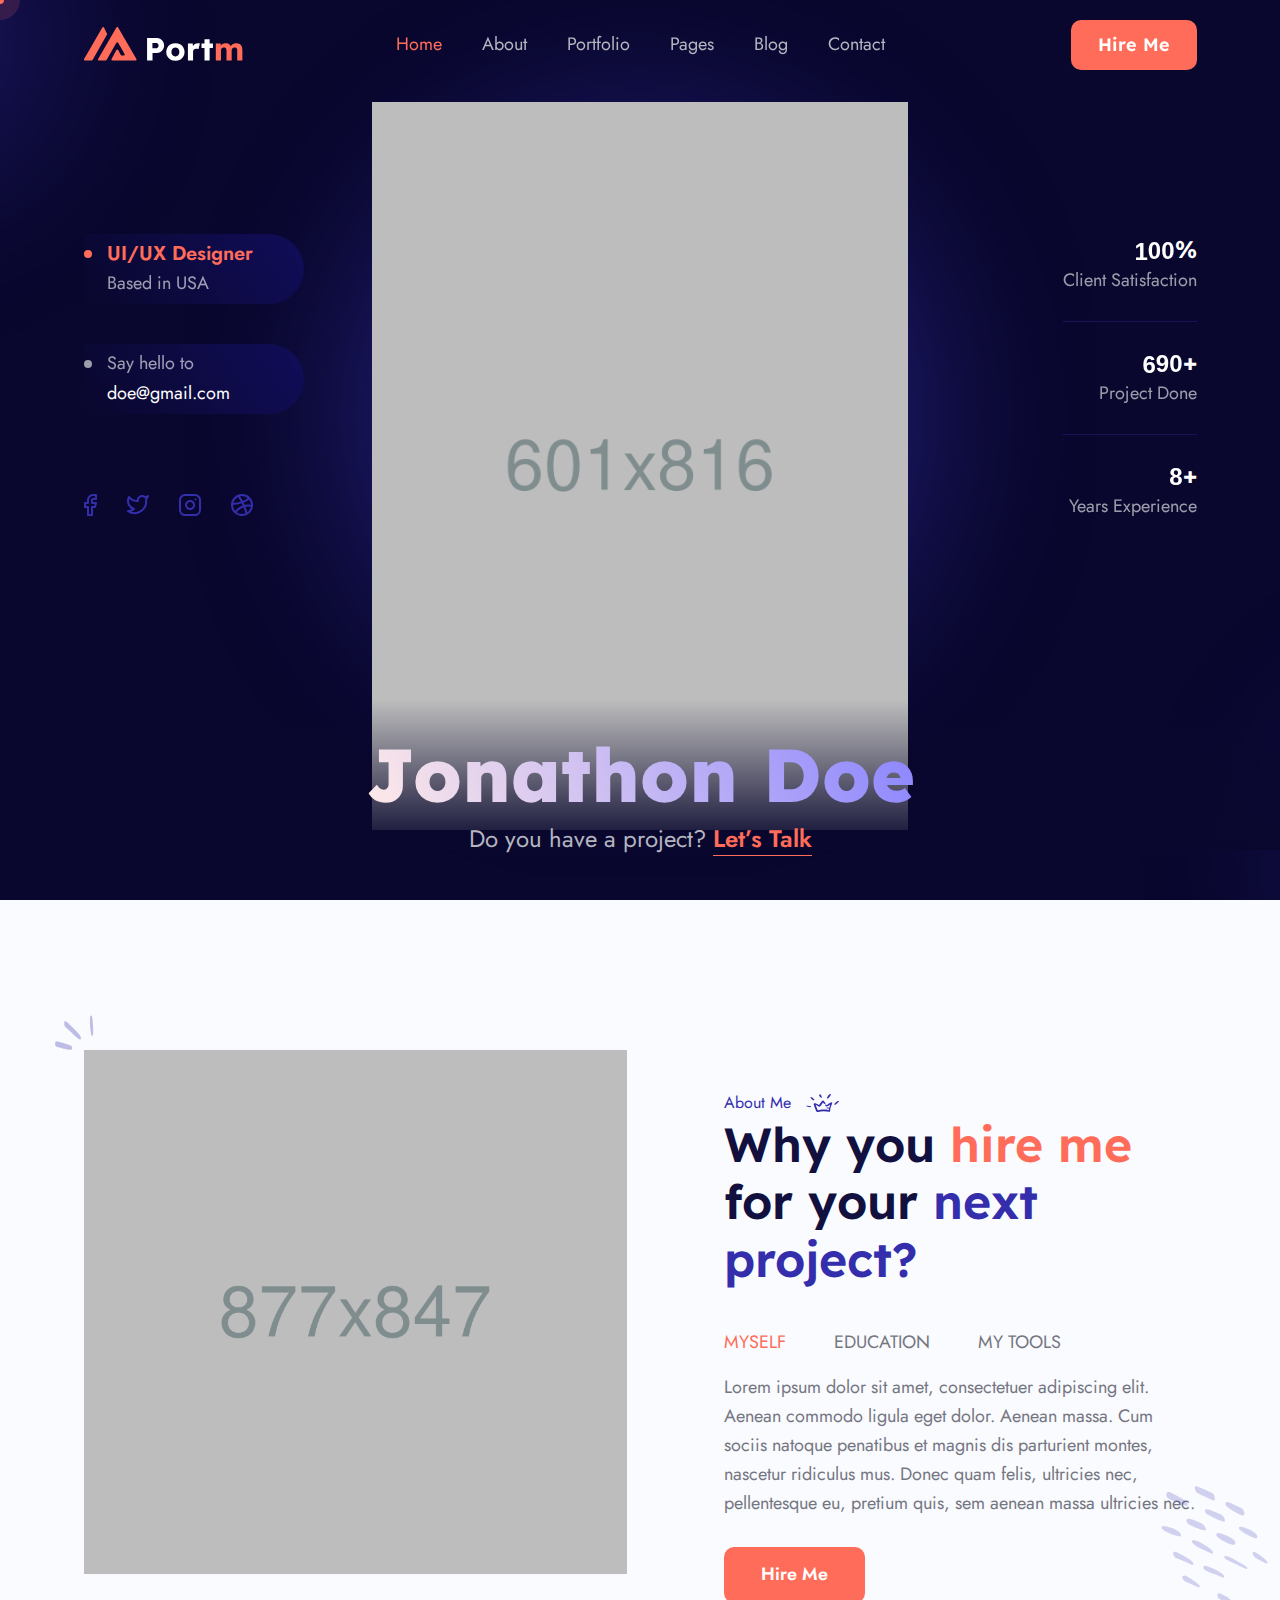
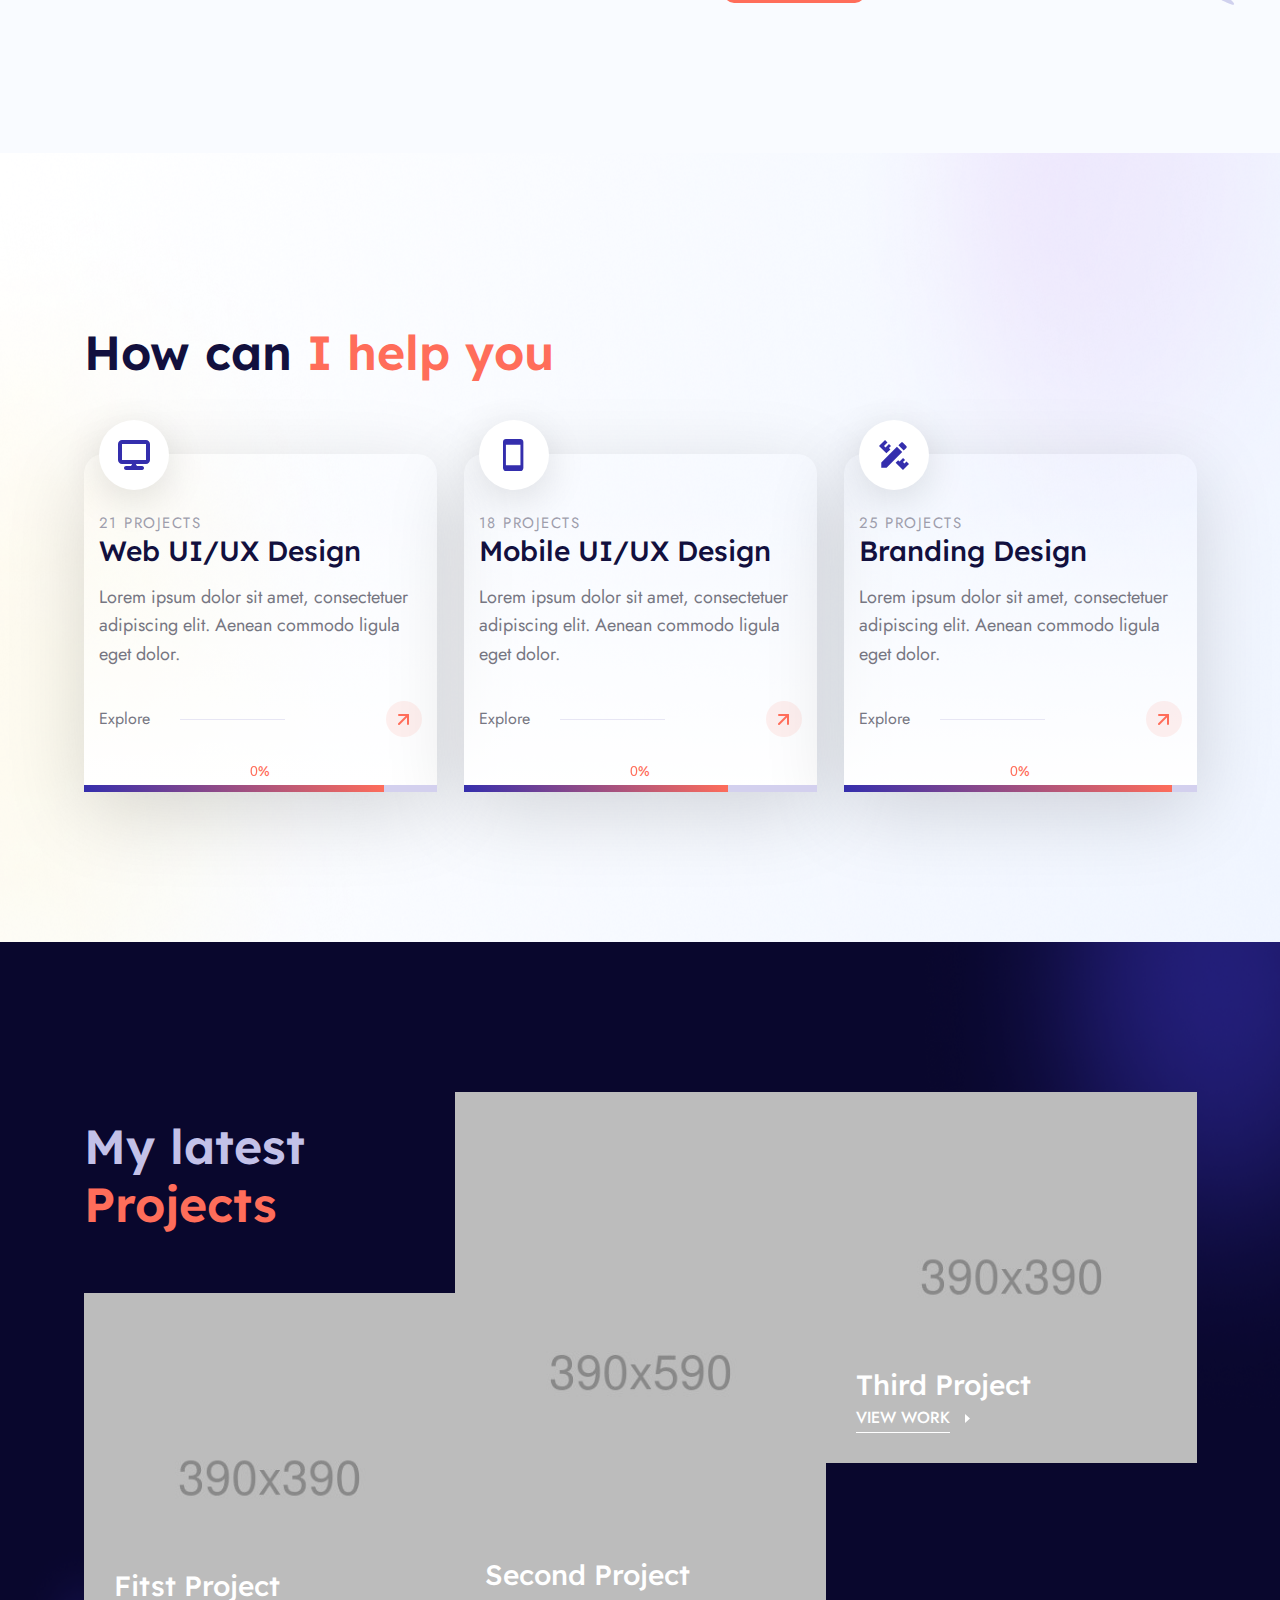
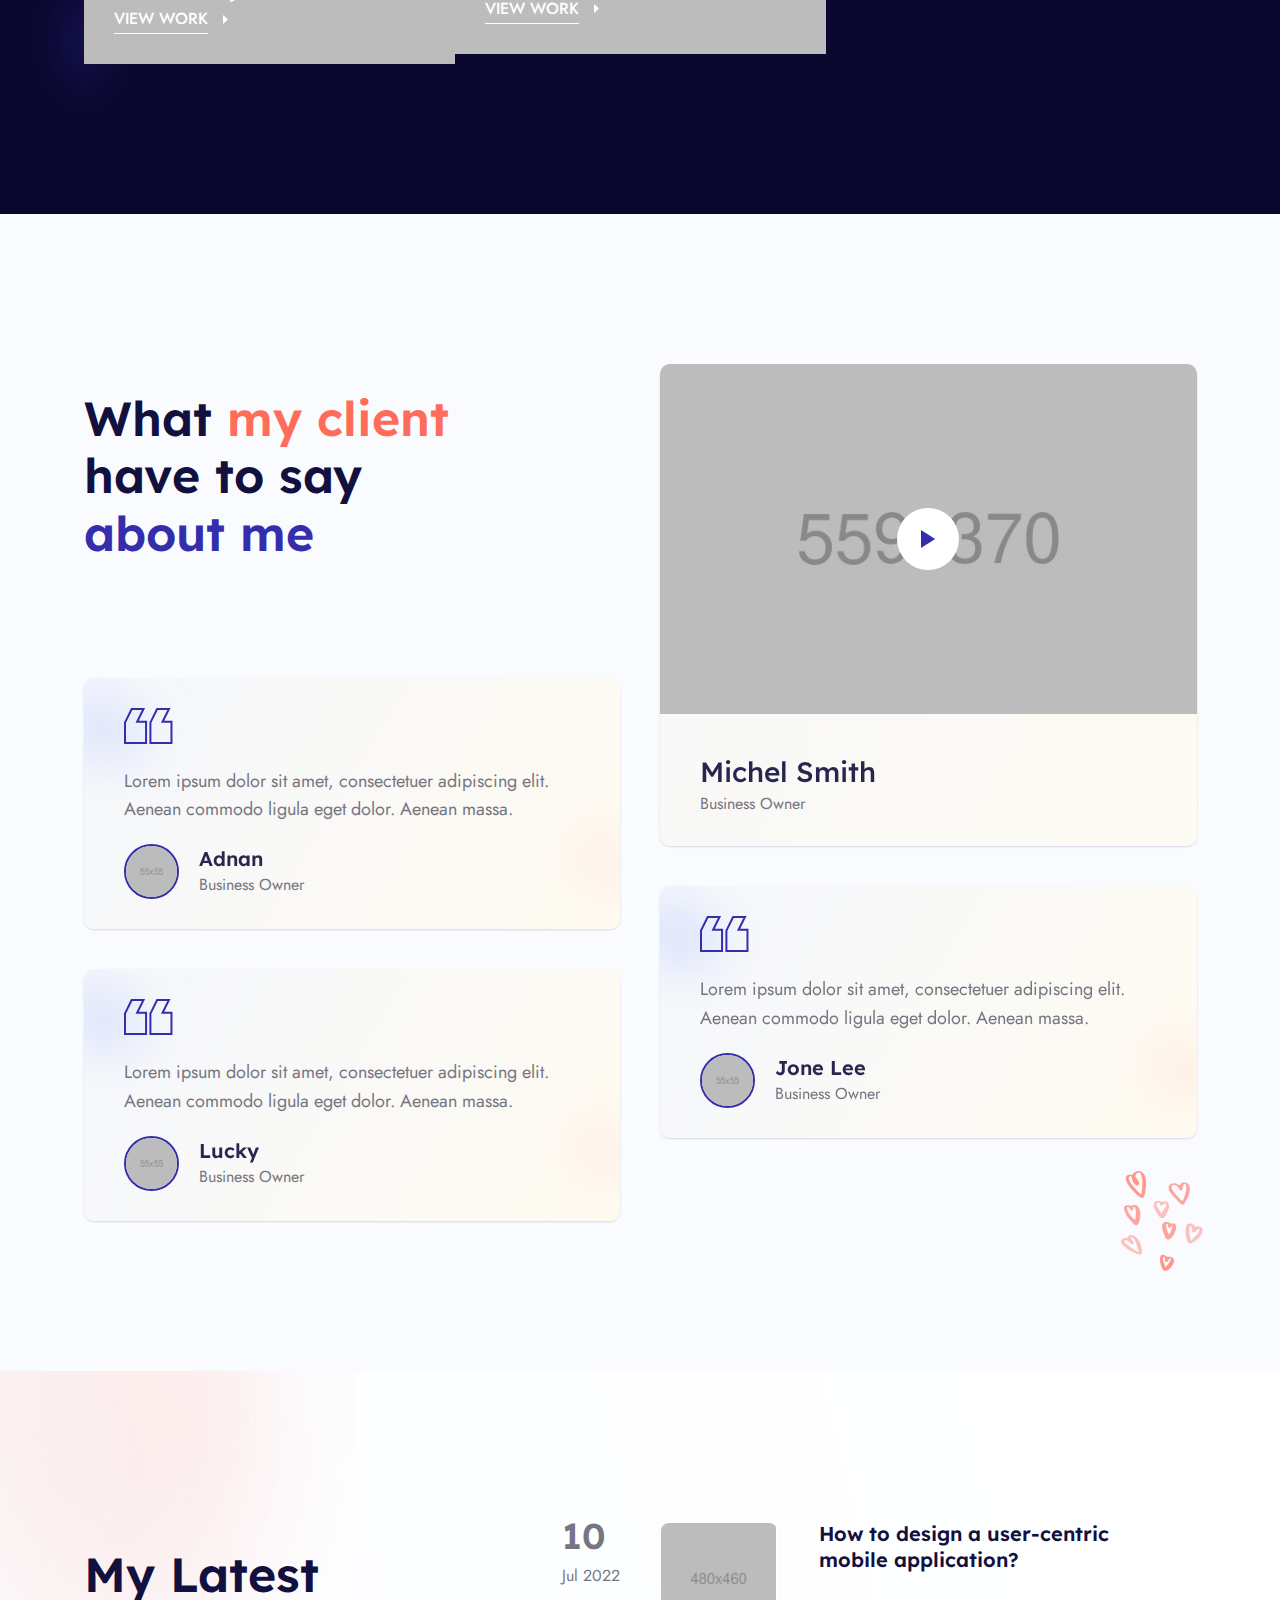
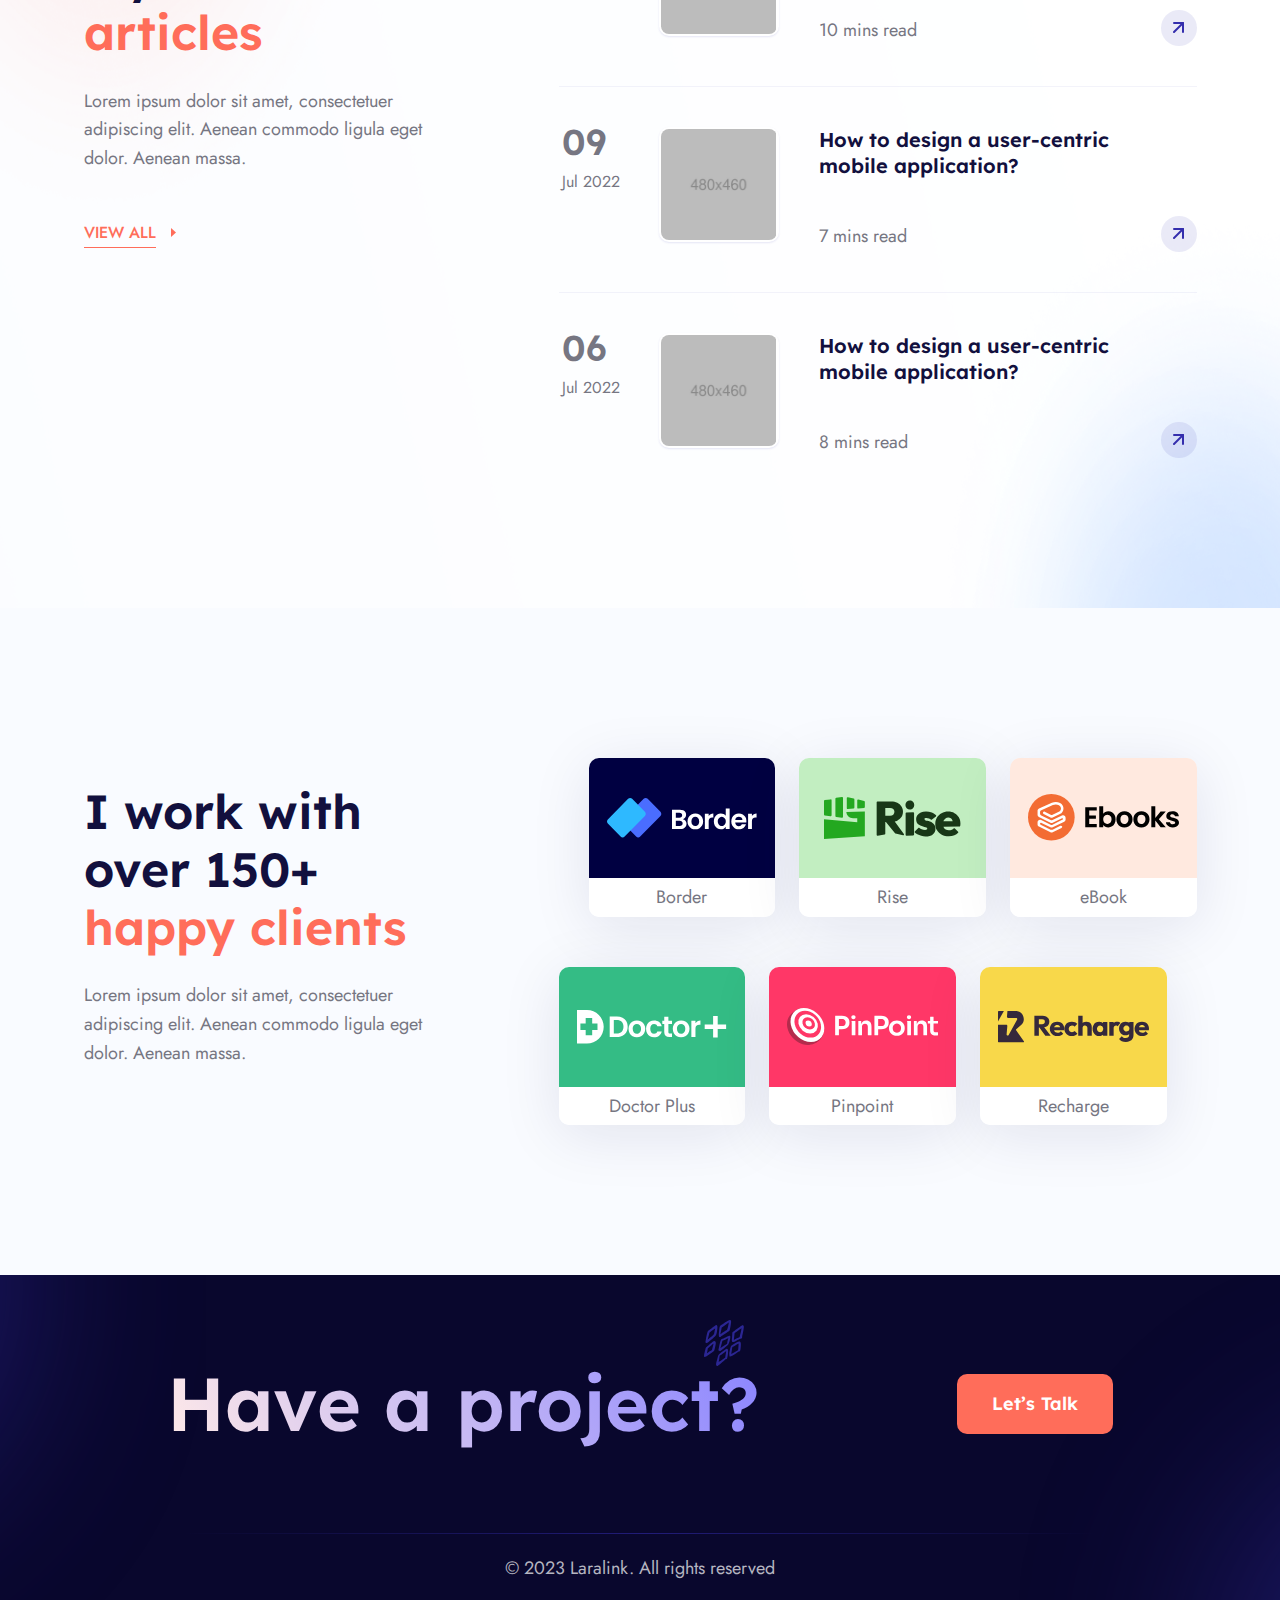
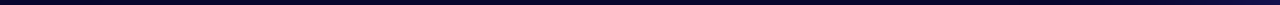
<file: index.html>
<!DOCTYPE html>
<html class="no-js" lang="en">

<head>
  <!-- Meta Tags -->
  <meta charset="utf-8">
  <meta http-equiv="x-ua-compatible" content="ie=edge">
  <meta name="viewport" content="width=device-width, initial-scale=1">
  <meta name="author" content="Laralink">
  <!-- Favicon Icon -->
  <link rel="icon" href="assets/img/favicon.png">
  <!-- Site Title -->
  <title>Portm - Personal Portfolio Template</title>
  <link rel="stylesheet" href="assets/css/plugins/bootstrap.min.css">
  <link rel="stylesheet" href="assets/css/plugins/fontawesome.min.css">
  <link rel="stylesheet" href="assets/css/plugins/odometer-theme-default.css">
  <link rel="stylesheet" href="assets/css/plugins/select2.min.css">
  <link rel="stylesheet" href="assets/css/plugins/animate.css">
  <link rel="stylesheet" href="assets/css/style.css">
</head>

<body>
  <div class="cs_preloader cs_center">
    <div class="cs_preloader_in"></div>
  </div>
  <!-- Start Header Section -->
  <header class="cs_site_header cs_style_1 cs_sticky_header">
    <div class="cs_main_header">
      <div class="container">
        <div class="cs_main_header_in">
          <div class="cs_main_header_left">
            <a class="cs_site_branding" href="index.html">
              <img src="assets/img/logo.svg" alt="Logo">
            </a>
          </div>
          <div class="cs_main_header_center">
            <div class="cs_nav">
              <ul class="cs_nav_list">
                <li class="active menu-item-has-children"><a href="index.html">Home</a>
                  <ul>
                    <li><a href="index.html">Designer Landing</a></li>
                    <li><a href="home-v2.html">Developer Landing</a></li>
                  </ul>
                </li>
                <li class="menu-item-has-children"><a href="about.html">About</a>
                  <ul>
                    <li><a href="about.html">Designer About</a></li>
                    <li><a href="about-v2.html">Developer About</a></li>
                  </ul>
                </li>
                <li class="menu-item-has-children"><a href="portfolio.html">Portfolio</a>
                  <ul>
                    <li><a href="portfolio.html">Portfolio</a></li>
                    <li><a href="portfolio-details.html">Portfolio Details</a></li>
                  </ul>
                </li>
                <li class="menu-item-has-children"><a href="#">Pages</a>
                  <ul>
                    <li><a href="testimonial.html">Testimonial</a></li>
                    <li><a href="faq.html">FAQ</a></li>
                    <li><a href="404.html">Error 404</a></li>
                  </ul>
                </li>
                <li class="menu-item-has-children"><a href="blog.html">Blog</a>
                  <ul>
                    <li><a href="blog.html">Blog</a></li>
                    <li><a href="blog-details.html">Blog Details</a></li>
                  </ul>
                </li>
                <li> <a href="contact.html">Contact</a></li>
              </ul>
            </div>
          </div>
          <div class="cs_main_header_right">
            <a href="contact.html" class="cs_btn cs_style_1 cs_primary_font"><span>Hire Me</span></a>
          </div>
        </div>
      </div>
    </div>
  </header>
  <!-- End Header Section -->

  <!-- Main content inside start-->
  <main>
    <!-- Start Hero Section -->
    <section class="cs_hero cs_style_1 cs_filled_bg" data-src="assets/img/bg/hero_bg.svg">
      <div class="cs_hero_box">
        <img src="assets/img/hero_img.png" alt="">
        <div class="cs_hero_box_in wow fadeInUp" data-wow-duration="0.8s" data-wow-delay="0.2s">
          <h1 class="cs_hero_title cs_font_92 cs_extra_bold cs_link cs_gradient_text_2">Jonathon Doe</h1>
          <p class="cs_hero_subtitle cs_font_24">
            Do you have a project?
            <a href="contact.html" class="cs_semi_bold cs_accent_color cs_text_btn">Let’s Talk</a>
          </p>
        </div>
      </div>
      <div class="container cs_hero_info d-flex justify-content-between">
        <div class="cs_hero_left">
          <ul class="cs_mp_0">
            <li class="cs_hero_meta d-flex align-items-center">
              <div>
                <div class="cs_dot cs_accent_color cs_font_20 cs_semi_bold">UI/UX Designer</div>
                <span class="cs_white_color cs_opacity_06">Based in USA</span>
              </div>
            </li>
            <li class="cs_hero_meta d-flex align-items-center">
              <div>
                <div class="cs_dot cs_white_color cs_opacity_06">Say hello to</div>
                <span class="cs_white_color">doe@gmail.com</span>
              </div>
            </li>
          </ul>
          <div class="cs_height_75 cs_height_lg_50"></div>
          <div class="cs_social_btns d-flex cs_gap_30">
            <a class="cs_accent_color_2" href="#">
              <svg width="13" height="22" viewBox="0 0 13 22" fill="none" xmlns="http://www.w3.org/2000/svg">
                <path
                  d="M12 1H9C7.67392 1 6.40215 1.52678 5.46447 2.46447C4.52678 3.40215 4 4.67392 4 6V9H1V13H4V21H8V13H11L12 9H8V6C8 5.73478 8.10536 5.48043 8.29289 5.29289C8.48043 5.10536 8.73478 5 9 5H12V1Z"
                  stroke="currentColor" stroke-width="2" stroke-linecap="round" stroke-linejoin="round" />
              </svg>
            </a>
            <a class="cs_accent_color_2" href="#">
              <svg width="22" height="20" viewBox="0 0 22 20" fill="none" xmlns="http://www.w3.org/2000/svg">
                <path
                  d="M21 1.00784C21 1.00784 20.3 3.10784 19 4.40784C20.6 14.4078 9.6 21.7078 1 16.0078C3.2 16.1078 5.4 15.4078 7 14.0078C2 12.5078 -0.5 6.60784 2 2.00784C4.2 4.60784 7.6 6.10784 11 6.00784C10.1 1.80784 15 -0.592165 18 2.20784C19.1 2.20784 21 1.00784 21 1.00784Z"
                  stroke="currentColor" stroke-width="2" stroke-linecap="round" stroke-linejoin="round" />
              </svg>
            </a>
            <a class="cs_accent_color_2" href="#">
              <svg width="22" height="22" viewBox="0 0 22 22" fill="none" xmlns="http://www.w3.org/2000/svg">
                <path
                  d="M16 1H6C3.23858 1 1 3.23858 1 6V16C1 18.7614 3.23858 21 6 21H16C18.7614 21 21 18.7614 21 16V6C21 3.23858 18.7614 1 16 1Z"
                  stroke="currentColor" stroke-width="2" stroke-linecap="round" stroke-linejoin="round" />
                <path
                  d="M14.9997 10.3701C15.1231 11.2023 14.981 12.0523 14.5935 12.7991C14.206 13.5459 13.5929 14.1515 12.8413 14.5297C12.0898 14.908 11.2382 15.0397 10.4075 14.906C9.57683 14.7723 8.80947 14.3801 8.21455 13.7852C7.61962 13.1903 7.22744 12.4229 7.09377 11.5923C6.96011 10.7616 7.09177 9.90995 7.47003 9.15843C7.84829 8.40691 8.45389 7.7938 9.20069 7.4063C9.94749 7.0188 10.7975 6.87665 11.6297 7.00006C12.4786 7.12594 13.2646 7.52152 13.8714 8.12836C14.4782 8.73521 14.8738 9.52113 14.9997 10.3701Z"
                  stroke="currentColor" stroke-width="2" stroke-linecap="round" stroke-linejoin="round" />
                <path d="M16.5 5.5H16.51" stroke="currentColor" stroke-width="2" stroke-linecap="round"
                  stroke-linejoin="round" />
              </svg>
            </a>
            <a class="cs_accent_color_2" href="#">
              <svg width="22" height="22" viewBox="0 0 22 22" fill="none" xmlns="http://www.w3.org/2000/svg">
                <path
                  d="M11 21C16.5228 21 21 16.5228 21 11C21 5.47715 16.5228 1 11 1C5.47715 1 1 5.47715 1 11C1 16.5228 5.47715 21 11 21Z"
                  stroke="currentColor" stroke-width="2" stroke-linecap="round" stroke-linejoin="round" />
                <path d="M18.13 4.09009C14.22 8.14009 9 9.44009 1.25 9.94009" stroke="currentColor" stroke-width="2"
                  stroke-linecap="round" stroke-linejoin="round" />
                <path d="M20.7501 11.8401C14.1301 10.4301 8.61012 12.8401 4.37012 18.1601" stroke="currentColor"
                  stroke-width="2" stroke-linecap="round" stroke-linejoin="round" />
                <path d="M7.56006 1.75C11.9301 7.75 13.5601 11.17 15.5601 19.47" stroke="currentColor" stroke-width="2"
                  stroke-linecap="round" stroke-linejoin="round" />
              </svg>
            </a>
          </div>
        </div>
        <div>
          <div class="cs_funfact cs_style_1 text-end">
            <h2 class="cs_funfact_number cs_font_24 cs_white_color cs_semi_bold m-0">
              <span class="odometer" data-count-to="100"></span>%
            </h2>
            <div class="cs_white_color cs_opacity_06">Client Satisfaction</div>
          </div>
          <div class="cs_funfact cs_style_1 text-end">
            <h2 class="cs_funfact_number cs_font_24 cs_white_color cs_semi_bold m-0">
              <span class="odometer" data-count-to="690"></span>+
            </h2>
            <div class="cs_white_color cs_opacity_06">Project Done</div>
          </div>
          <div class="cs_funfact cs_style_1 text-end">
            <h2 class="cs_funfact_number cs_font_24 cs_white_color cs_semi_bold m-0">
              <span class="odometer" data-count-to="8"></span>+
            </h2>
            <div class="cs_white_color cs_opacity_06">Years Experience</div>
          </div>
        </div>
      </div>
    </section>
    <!-- Start Hero Section -->

    <!-- Start About Section -->
    <section class="position-relative">
      <div class="position-absolute cs_about_shape_2">
        <img src="assets/img/about_shape_2.svg" alt="">
      </div>
      <div class="cs_height_150 cs_height_lg_80"></div>
      <div class="container">
        <div class="row">
          <div class="col-lg-6">
            <div class="cs_image_box cs_style_1 position-relative">
              <img class="position-absolute cs_about_shape" src="assets/img/about_shape_1.svg" alt="About">
              <img class="w-100" src="assets/img/about_img_1.png" alt="About">
              <div
                class="cs_happy_client position-absolute cs_white_bg d-flex align-items-center cs_radius_20 cs_gap_15 wow fadeInRight" data-wow-duration="0.8s" data-wow-delay="0.2s">
                <p class="mb-0 cs_emoji_text">😍</p>
                <div>
                  <h3 class="mb-0 cs_font_24 cs_semi_bold cs_accent_color">
                    <span class="odometer" data-count-to="80"></span>+
                  </h3>
                  <p class="mb-0 cs_font_16 cs_medium">Happy Clients</p>
                </div>
              </div>
            </div>
          </div>
          <div class="col-lg-6">
            <div class="cs_pl_70">
              <div class="cs_height_40 cs_height_lg_30"></div>
              <div class="cs_section_heading cs_style_1">
                <p class="cs_section_subtitle cs_accent_color_2 cs_font_16">
                  <span>About Me</span>
                  <svg width="34" height="18" viewBox="0 0 34 18" fill="none" xmlns="http://www.w3.org/2000/svg">
                    <path fill-rule="evenodd" clip-rule="evenodd"
                      d="M13.164 1.06887C13.1878 2.25431 14.6046 4.16031 15.5689 3.80003C15.9856 3.63732 15.9856 3.463 15.5332 2.19621C14.4498 -0.813889 13.1402 0.115862 13.164 1.06887ZM21.0215 3.75354C20.6882 4.67168 21.843 4.83439 22.6407 3.98598C23.4502 3.11433 24.3193 1.81268 24.7836 0.929407C25.2956 0.0810016 24.2955 -0.349012 23.4621 0.348307C22.474 1.16185 21.2477 3.11433 21.0215 3.75354ZM4.61598 3.0446C3.87784 3.33515 6.35416 6.33363 7.35421 6.35687C8.52093 6.38011 8.61615 6.12443 7.80659 5.06683C6.53272 3.39327 5.46126 2.70757 4.61598 3.0446ZM15.807 7.35636C15.3665 7.78637 14.8426 8.3791 14.6403 8.65803C12.9021 11.1916 12.8783 11.2149 12.0806 10.6221C10.2353 9.274 7.1994 8.35586 7.79467 10.7035C8.16374 12.1214 9.25905 14.7131 9.54478 15.5731C10.2829 17.8394 10.6758 18.2113 11.9854 17.9091C15.2355 17.1421 19.8787 17.1188 23.2003 17.851C24.0217 18.037 24.0693 17.944 24.1527 16.3285C24.3194 13.0628 26.248 9.87833 26.248 8.8556C26.248 7.70502 24.0217 8.56505 20.9978 10.8778L20.6882 11.1103L20.2477 10.8197C19.3429 10.227 18.8905 10.6919 19.4024 11.6797C19.8191 12.4817 20.1644 12.749 21.0811 12.319C21.6049 12.0749 22.3311 11.61 23.355 10.9011C23.7598 10.6221 24.0932 10.4246 24.0932 10.4594C24.0932 10.6221 23.3669 13.6671 23.3669 13.6787L21.5573 13.5276C20.1167 13.4695 19.9501 14.2133 21.4382 14.4342C21.593 14.4574 23.1169 14.6434 23.1169 14.6434C23.1169 14.6434 23.0574 15.2942 22.8907 15.6661C22.7121 16.038 22.4145 16.131 21.9264 15.9683C18.1047 14.7363 11.8782 16.2356 11.8663 16.2356C11.6401 16.2704 9.56861 10.9359 9.73528 10.7732C9.75909 10.75 10.0091 10.9011 10.2948 11.1103C13.5211 13.3998 13.8545 13.3301 15.9856 9.99456L16.9856 8.42559L17.3785 8.99507C18.5214 10.657 20.1405 9.92483 19.2357 8.70452C18.9262 8.29775 18.4143 7.6934 17.5928 6.75202C17.2238 6.32201 16.6761 6.50795 15.807 7.35636ZM31.2959 7.18203C30.8673 7.42609 28.6291 9.51805 28.3672 9.9132C27.8076 10.7848 28.9743 10.9824 30.0339 10.1921C31.2721 9.27399 33.0222 7.69341 33.0222 7.48421C33.0341 7.06582 31.8793 6.85661 31.2959 7.18203ZM1.8063 12.749C3.54448 13.1674 4.54451 13.272 4.93739 13.0628C5.58028 12.7257 5.28265 12.4817 3.75877 12.1098C3.6159 12.0749 2.21106 11.6914 1.24672 11.6914C0.556213 11.6914 -0.979555 12.0633 1.8063 12.749Z"
                      fill="#342EAD" />
                  </svg>
                </p>
                <h2 class="cs_section_title cs_font_48 cs_semi_bold">Why you <span class="cs_accent_color">hire me
                  </span>
                  for your <span class="cs_accent_color_2">next project?</span></h2>
              </div>
              <div class="cs_height_40 cs_height_lg_30"></div>
              <div class="cs_tabs cs_style_1">
                <ul class="cs_tab_links cs_mp_0">
                  <li class="active"><a class="text-uppercase " href="myself">Myself</a></li>
                  <li><a class="text-uppercase " href="education">Education</a></li>
                  <li><a class="text-uppercase " href="tools">My tools</a></li>
                </ul>
                <div class="cs_tab_body">
                  <div class="cs_tab active" data-id="myself">
                    <p class="m-0">Lorem ipsum dolor sit amet, consectetuer adipiscing elit. Aenean commodo ligula eget
                      dolor. Aenean massa. Cum sociis natoque penatibus et magnis dis parturient montes, nascetur
                      ridiculus mus. Donec quam felis, ultricies nec, pellentesque eu, pretium quis, sem aenean massa
                      ultricies nec.</p>
                    <div class="cs_height_30 cs_height_lg_20"></div>
                    <a class="cs_btn cs_style_1" href="contact.html"><span>Hire Me</span></a>
                  </div>
                  <div class="cs_tab" data-id="education">
                    <p class="m-0">Lorem ipsum dolor sit amet, consectetuer adipiscing elit. Aenean commodo ligula eget
                      dolor. Aenean massa. Cum sociis natoque penatibus et magnis dis parturient montes, nascetur
                      ridiculus mus. Donec quam felis, ultricies nec, pellentesque eu, pretium quis, sem aenean massa
                      ultricies nec.</p>
                  </div>
                  <div class="cs_tab" data-id="tools">
                    <h2 class="cs_font_20 cs_accent_color">Skills</h2>
                    <div class="cs_progressbar cs_style_1">
                      <div class="label cs_font_20 cs_primary_color">HTML</div>
                      <h3 class="cs_progressbar_head cs_accent_color cs_normal cs_font_14 text-end">89%</h3>
                      <div class="cs_progress" data-progress="89">
                        <div class="cs_progress_in"></div>
                      </div>
                    </div>
                    <div class="cs_progressbar cs_style_1">
                      <div class="label cs_font_20 cs_primary_color">ReactJS</div>
                      <h3 class="cs_progressbar_head cs_accent_color cs_normal cs_font_14 text-end">95%</h3>
                      <div class="cs_progress" data-progress="95">
                        <div class="cs_progress_in"></div>
                      </div>
                    </div>
                    <div class="cs_progressbar cs_style_1">
                      <div class="label cs_font_20 cs_primary_color">WordPress</div>
                      <h3 class="cs_progressbar_head cs_accent_color cs_normal cs_font_14 text-end">70%</h3>
                      <div class="cs_progress" data-progress="70">
                        <div class="cs_progress_in"></div>
                      </div>
                    </div>
                  </div>
                </div>
              </div>
            </div>
          </div>
        </div>
      </div>
      <div class="cs_height_150 cs_height_lg_80"></div>
    </section>
    <!-- End About Section -->

    <!-- Start Service Section -->
    <section class="cs_100_bg position-relative" data-src="assets/img/bg/service_bg.png">
      <div class="cs_service_shape_1 position-absolute">
        <img src="assets/img/service_shape_1.svg" alt="">
      </div>
      <div class="cs_height_145 cs_height_lg_75"></div>
      <div class="container">
        <div class="cs_section_heading cs_style_1">
          <p class="cs_section_subtitle cs_accent_color_2 cs_font_16 wow fadeInLeft" data-wow-duration="0.8s" data-wow-delay="0.2s">
            <span>Services</span>
            <svg width="20" height="18" viewBox="0 0 20 18" fill="none" xmlns="http://www.w3.org/2000/svg">
              <path fill-rule="evenodd" clip-rule="evenodd"
                d="M8.3165 0.722028C7.59665 0.85855 7.46009 1.00749 7.3608 1.6529C7.28633 2.17419 7.27388 2.1866 7.01329 2.02525C5.33769 0.933026 1.46525 3.71325 2.66918 5.14059C3.30217 5.88533 3.48833 6.25767 3.57521 6.38178C1.5521 6.69201 0.96875 6.64236 0.96875 8.90136C0.96875 10.7755 1.46522 10.6762 3.82344 10.8376C3.61244 11.1355 2.7809 12.4387 2.30925 12.9848C1.8252 13.5433 1.84999 13.6674 2.59469 14.4494C4.76674 16.7455 5.90861 17.1179 7.05048 15.9015C7.5221 15.4051 7.6463 15.492 7.65866 16.3856C7.68349 17.4778 8.94951 17.7881 12.1889 17.4654C14.2245 17.2668 14.0382 17.031 13.8769 15.8643L15.1802 16.4104C16.5082 16.9689 17.0171 16.5966 19.636 13.1337C19.7973 12.9227 19.3133 12.5008 18.9161 12.5008C18.7671 12.5008 18.3699 12.2525 18.0348 11.9546L17.4142 11.4085C17.8487 11.3589 18.5685 11.2596 19.1519 11.1603C19.4497 11.1106 19.6608 10.8624 19.6856 10.5645C19.8097 8.78962 19.8594 8.0325 19.8594 8.04495C19.8718 7.84638 19.7725 7.64771 19.6111 7.53605C19.4249 7.41194 19.1147 7.25055 18.5686 7.1389C17.6997 6.96514 17.6873 7.05198 18.6678 6.00944C19.7228 4.86753 19.7477 4.942 17.8735 3.01819C16.26 1.35502 14.9692 0.833728 14.1748 1.49155L13.7901 1.81425L13.7155 1.50396C13.5294 0.759261 10.4513 0.312435 8.3165 0.722028ZM11.7918 3.30365C11.9034 5.94734 12.3627 6.17074 13.9266 4.35865C15.5526 2.48449 15.3044 2.55895 16.409 3.61395C17.5881 4.731 17.6253 4.55724 15.9993 6.08391C14.1624 7.79673 14.2866 8.15661 16.6199 7.90839C18.3327 7.72218 18.1465 8.10696 17.9728 10.2542C14.8698 10.4528 13.8273 10.4528 15.4656 11.6195C16.744 12.538 17.3149 13.084 17.166 13.2826C17.0915 13.3695 15.5898 15.2313 15.5898 15.2313C15.3912 15.0824 15.0933 14.9583 14.0755 13.9777C12.5861 12.5628 12.0897 12.7738 12.1393 14.8465L12.1766 16.3236C9.64453 16.6711 9.73145 16.8324 9.59489 14.5238C9.54524 13.6799 9.65699 12.1656 7.94417 12.8358C7.17459 13.1337 6.20649 13.9156 5.80931 14.6479C5.63555 14.9706 5.51145 14.921 4.70469 14.3004C3.81104 13.6178 3.78622 13.8163 4.89086 12.5131C5.25079 12.0912 5.61075 11.6071 5.83416 11.2719C6.70298 9.93153 5.39977 9.64603 3.81108 9.64603H3.09116C3.09116 9.64603 3.10358 8.2559 3.21528 7.63534C3.3394 7.63534 4.13374 7.64771 4.89086 7.66017C6.92637 7.68499 6.98845 7.63534 6.08239 6.64236C5.22599 5.71149 4.7419 5.09094 4.44403 4.74341C4.61779 4.58206 3.83589 5.33917 6.09482 3.1423C6.23134 3.29124 6.93879 4.03594 7.62148 4.85511C8.4778 5.88524 9.48323 5.50053 9.48323 4.80547V4.06077C9.4956 1.40467 9.38385 1.59084 10.9106 1.62807L11.7173 1.64049L11.7918 3.30365Z"
                fill="#342EAD" />
            </svg>
          </p>
          <h2 class="cs_section_title cs_font_48 cs_semi_bold">How can <span class="cs_accent_color">I help you</span>
          </h2>
        </div>
        <div class="cs_height_72 cs_height_lg_62"></div>
        <div class="row cs_gap_40 justify-content-md-center">
          <div class="col-lg-4 col-md-6">
            <div class="cs_iconbox cs_style_1 cs_transform_up_hover_5 cs_transition_4">
              <div class="cs_iconbox_in">
                <div class="cs_iconbox_icon cs_center rounded-circle cs_white_bg">
                  <svg width="32" height="30" viewBox="0 0 32 30" fill="none" xmlns="http://www.w3.org/2000/svg">
                    <path fill-rule="evenodd" clip-rule="evenodd"
                      d="M27.988 24H18.008C18.008 24.5339 18.2214 25.0457 18.6008 25.4213C18.9802 25.797 19.4941 26.0053 20.028 26H23.988C24.7025 25.9964 25.3647 26.3743 25.725 26.9913C26.0854 27.6084 26.0892 28.3708 25.735 28.9913C25.3809 29.6119 24.7225 29.9964 24.008 30H8.00799C6.90343 30 6.00799 29.1046 6.00799 28C6.01455 26.8982 6.90615 26.0066 8.00799 26H11.94C12.4739 26.0053 12.9877 25.797 13.3671 25.4213C13.7466 25.0457 13.96 24.5339 13.96 24H4.014C1.80304 23.9989 0.00880834 22.211 0 20V4.00002C-6.51263e-06 2.93673 0.423342 1.91718 1.17652 1.16664C1.92969 0.416086 2.95071 -0.003697 4.014 2.4535e-05H27.98C30.1942 -0.00440054 31.9934 1.78582 32 4.00002V20.02C31.989 22.226 30.194 24.0067 27.988 24ZM27.988 3.99997H4.008C4.008 3.99997 4.02 20 4.022 20H28.008L27.988 3.99997Z"
                      fill="#342EAD" />
                  </svg>
                </div>
                <p class="cs_iconbox_mini_title cs_ternary_color text-uppercase cs_font_15">21 Projects</p>
                <h3 class="cs_iconbox_title cs_font_28 cs_medium">Web UI/UX Design</h3>
                <p class="cs_iconbox_subtitle">Lorem ipsum dolor sit amet, consectetuer adipiscing elit. Aenean commodo
                  ligula eget dolor.</p>
                <a href="portfolio-details.html" class="cs_iconbox_btn cs_primary_color_hover cs_center_between">
                  <span class="cs_iconbox_btn_text position-relative d-inline-block cs_font_16">Explore</span>
                  <span class="cs_circle_btn cs_style_1 cs_accent_color cs_center rounded-circle">
                    <svg width="11" height="11" viewBox="0 0 11 11" fill="none" xmlns="http://www.w3.org/2000/svg">
                      <path d="M1 10L10 1" stroke="currentColor" stroke-width="2" stroke-linecap="round"
                        stroke-linejoin="round" />
                      <path d="M1 1H10V10" stroke="currentColor" stroke-width="2" stroke-linecap="round"
                        stroke-linejoin="round" />
                    </svg>
                    <svg width="11" height="11" viewBox="0 0 11 11" fill="none" xmlns="http://www.w3.org/2000/svg">
                      <path d="M1 10L10 1" stroke="currentColor" stroke-width="2" stroke-linecap="round"
                        stroke-linejoin="round" />
                      <path d="M1 1H10V10" stroke="currentColor" stroke-width="2" stroke-linecap="round"
                        stroke-linejoin="round" />
                    </svg>
                  </span>
                </a>
              </div>
              <div class="cs_progressbar cs_style_1 text-center">
                <h3 class="cs_progressbar_head cs_accent_color cs_normal cs_font_14"><span class="odometer" data-count-to="85"></span>%</h3>
                <div class="cs_progress" data-progress="85">
                  <div class="cs_progress_in"></div>
                </div>
              </div>
            </div>
          </div>
          <div class="col-lg-4 col-md-6">
            <div class="cs_iconbox cs_style_1 cs_transform_up_hover_5 cs_transition_4">
              <div class="cs_iconbox_in">
                <div class="cs_iconbox_icon cs_center rounded-circle cs_white_bg">
                  <svg width="21" height="32" viewBox="0 0 21 32" fill="none" xmlns="http://www.w3.org/2000/svg">
                    <path
                      d="M17.4545 26.1818H2.90909V5.81818H17.4545M17.4545 0H2.90909C1.29455 0 0 1.29455 0 2.90909V29.0909C0 29.8624 0.306492 30.6024 0.852053 31.1479C1.39761 31.6935 2.13755 32 2.90909 32H17.4545C18.2261 32 18.966 31.6935 19.5116 31.1479C20.0571 30.6024 20.3636 29.8624 20.3636 29.0909V2.90909C20.3636 1.29455 19.0545 0 17.4545 0Z"
                      fill="#342EAD" />
                  </svg>
                </div>
                <p class="cs_iconbox_mini_title cs_ternary_color text-uppercase cs_font_15">18 Projects</p>
                <h3 class="cs_iconbox_title cs_font_28 cs_medium">Mobile UI/UX Design</h3>
                <p class="cs_iconbox_subtitle">Lorem ipsum dolor sit amet, consectetuer adipiscing elit. Aenean commodo
                  ligula eget dolor.</p>
                <a href="portfolio-details.html" class="cs_iconbox_btn cs_primary_color_hover cs_center_between">
                  <span class="cs_iconbox_btn_text position-relative d-inline-block cs_font_16">Explore</span>
                  <span class="cs_circle_btn cs_style_1 cs_accent_color cs_center rounded-circle">
                    <svg width="11" height="11" viewBox="0 0 11 11" fill="none" xmlns="http://www.w3.org/2000/svg">
                      <path d="M1 10L10 1" stroke="currentColor" stroke-width="2" stroke-linecap="round"
                        stroke-linejoin="round" />
                      <path d="M1 1H10V10" stroke="currentColor" stroke-width="2" stroke-linecap="round"
                        stroke-linejoin="round" />
                    </svg>
                    <svg width="11" height="11" viewBox="0 0 11 11" fill="none" xmlns="http://www.w3.org/2000/svg">
                      <path d="M1 10L10 1" stroke="currentColor" stroke-width="2" stroke-linecap="round"
                        stroke-linejoin="round" />
                      <path d="M1 1H10V10" stroke="currentColor" stroke-width="2" stroke-linecap="round"
                        stroke-linejoin="round" />
                    </svg>
                  </span>
                </a>
              </div>
              <div class="cs_progressbar cs_style_1 text-center">
                <h3 class="cs_progressbar_head cs_accent_color cs_normal cs_font_14"><span class="odometer" data-count-to="75"></span>%</h3>
                <div class="cs_progress" data-progress="75">
                  <div class="cs_progress_in"></div>
                </div>
              </div>
            </div>
          </div>
          <div class="col-lg-4 col-md-6">
            <div class="cs_iconbox cs_style_1 cs_transform_up_hover_5 cs_transition_4">
              <div class="cs_iconbox_in">
                <div class="cs_iconbox_icon cs_center rounded-circle cs_white_bg">
                  <svg width="30" height="30" viewBox="0 0 30 30" fill="none" xmlns="http://www.w3.org/2000/svg">
                    <path
                      d="M2.27615 22.4222V27.7238H7.57776L23.2139 12.0735L17.9123 6.77191L2.27615 22.4222ZM30 23.9915L23.9915 30L16.64 22.6484L19.1423 20.1461L20.5561 21.5598L24.0481 18.0537L26.0556 20.0613L23.9915 22.0688L25.4901 23.4826L27.4976 21.5033L30 23.9915ZM7.37983 13.3459L0 6.00848L6.00848 0L8.4967 2.50236L5.00471 6.00848L6.51744 7.50707L9.99529 4.00094L12.0028 6.00848L9.99529 8.00189L11.409 9.41565L7.37983 13.3459ZM27.3139 7.9312C27.8652 7.37983 27.8652 6.51744 27.3139 5.93779L24.0057 2.68615C23.4826 2.13478 22.5636 2.13478 22.0122 2.68615L19.4109 5.27333L24.7125 10.5749L27.3139 7.9312Z"
                      fill="#342EAD" />
                  </svg>
                </div>
                <p class="cs_iconbox_mini_title cs_ternary_color text-uppercase cs_font_15">25 Projects</p>
                <h3 class="cs_iconbox_title cs_font_28 cs_medium">Branding Design</h3>
                <p class="cs_iconbox_subtitle">Lorem ipsum dolor sit amet, consectetuer adipiscing elit. Aenean commodo
                  ligula eget dolor.</p>
                <a href="portfolio-details.html" class="cs_iconbox_btn cs_primary_color_hover cs_center_between">
                  <span class="cs_iconbox_btn_text position-relative d-inline-block cs_font_16">Explore</span>
                  <span class="cs_circle_btn cs_style_1 cs_accent_color cs_center rounded-circle">
                    <svg width="11" height="11" viewBox="0 0 11 11" fill="none" xmlns="http://www.w3.org/2000/svg">
                      <path d="M1 10L10 1" stroke="currentColor" stroke-width="2" stroke-linecap="round"
                        stroke-linejoin="round" />
                      <path d="M1 1H10V10" stroke="currentColor" stroke-width="2" stroke-linecap="round"
                        stroke-linejoin="round" />
                    </svg>
                    <svg width="11" height="11" viewBox="0 0 11 11" fill="none" xmlns="http://www.w3.org/2000/svg">
                      <path d="M1 10L10 1" stroke="currentColor" stroke-width="2" stroke-linecap="round"
                        stroke-linejoin="round" />
                      <path d="M1 1H10V10" stroke="currentColor" stroke-width="2" stroke-linecap="round"
                        stroke-linejoin="round" />
                    </svg>
                  </span>
                </a>
              </div>
              <div class="cs_progressbar cs_style_1 text-center">
                <h3 class="cs_progressbar_head cs_accent_color cs_normal cs_font_14"><span class="odometer" data-count-to="93"></span>%</h3>
                <div class="cs_progress" data-progress="93">
                  <div class="cs_progress_in"></div>
                </div>
              </div>
            </div>
          </div>
        </div>
      </div>
      <div class="cs_height_150 cs_height_lg_20"></div>
    </section>
    <!-- End Service Section -->

    <!-- Start Portfolio Section -->
    <section class="cs_100_bg" data-src="assets/img/bg/portfolio_bg.png">
      <div class="cs_height_150 cs_height_lg_80"></div>
      <div class="container">
        <div class="cs_grid_3">
          <div class="cs_grid_item">
            <div class="cs_portfolio cs_style_1 cs_zoom position-relative">
              <div class="cs_section_heading cs_style_1">
                <p class="cs_section_subtitle cs_violet_text cs_font_16 wow fadeInRight" data-wow-duration="0.8s" data-wow-delay="0.2s">
                  <span>Portfolio</span>
                  <svg width="20" height="18" viewBox="0 0 20 18" fill="none" xmlns="http://www.w3.org/2000/svg">
                    <path fill-rule="evenodd" clip-rule="evenodd"
                      d="M4.19081 0.0804121C2.96402 0.280944 3.78977 1.09487 4.80423 1.23643C5.65354 1.35439 7.28135 1.35439 10.7848 1.34259C15.0549 1.3308 16.8833 1.37797 17.1546 1.49593C17.827 1.80263 18.1219 2.98224 18.3107 6.17896C18.3814 7.31138 18.523 9.01 18.6291 9.95368C18.9594 12.9853 18.6527 13.2802 14.7719 13.4335C13.2738 13.4925 11.3274 13.6104 10.4545 13.693C6.37308 14.0823 3.83693 14.0115 2.42141 13.4453C1.24181 12.9734 1.30081 12.596 1.26542 11.8056C1.18285 10.2722 1.21823 7.14621 1.37157 4.30338C1.50133 1.92058 1.65467 1.44875 2.42141 1.09487C2.89325 0.882538 2.72812 0.634828 2.13831 0.65842C1.25361 0.705604 0.569457 1.0005 0.439701 2.38063C0.274556 4.07926 -0.775323 13.4099 1.11204 14.2002C2.35062 14.7193 4.50929 15.2265 5.3586 15.2265C5.9484 15.2265 5.92485 15.8871 5.33505 16.064C3.9785 16.4533 4.93396 17.397 6.72695 17.4677C10.3601 17.5857 15.6684 17.2908 15.7155 16.9487C15.7627 16.6066 14.996 15.8281 14.5949 15.8281C14.4652 15.8281 14.3826 15.6747 14.3826 15.4506C14.3826 15.1321 14.3826 14.6839 14.7482 14.6839C16.3171 14.6839 17.1546 14.6131 17.6265 14.5069C19.9267 14.0115 20.0211 12.4544 19.9975 11.5461C19.9149 7.8304 19.2189 4.27981 19.2189 3.44229C19.2071 1.99138 18.3578 0.564051 16.5413 0.304539C15.8335 0.092211 5.4058 -0.12012 4.19081 0.0804121ZM10.3484 7.29958C10.2068 7.14623 8.83846 5.62455 8.46099 5.23528C7.98915 4.75164 7.50549 4.90497 6.49103 5.83686C5.97201 6.32049 5.15809 7.04007 4.67446 7.45293C2.99942 8.86845 2.86966 9.50543 4.24979 9.50543C4.72163 9.50543 4.94579 9.34027 6.34951 7.90116C8.1661 6.03739 8.00095 6.04919 9.58161 7.58267C10.6433 8.60892 10.5135 8.62074 12.2357 7.27599C13.722 5.89586 14.5713 4.97576 15.6448 3.90232C16.7064 2.84068 15.0785 2.35704 14.2174 3.08839C13.203 3.92591 10.3601 7.28778 10.3484 7.29958ZM14.1702 6.74517C13.9579 7.28779 14.0641 10.9092 14.3 11.1333C14.878 11.7113 15.2319 10.4727 15.1965 8.01912C15.1729 6.66258 14.5123 5.84868 14.1702 6.74517ZM7.34037 8.21967C6.97469 9.18695 7.28136 11.8293 8.02451 11.6995C8.76766 11.5697 8.26045 8.65611 8.0953 8.23145C7.98914 7.92476 7.45833 7.91298 7.34037 8.21967ZM12.1413 8.49096C11.9408 8.73868 11.7403 10.5671 11.87 11.0625C12.0941 11.9472 13.026 11.5579 13.026 10.5789C13.026 8.93923 12.6014 7.93655 12.1413 8.49096ZM5.42939 9.75316C5.25245 9.9301 5.32322 11.2512 5.53554 11.5343C5.91302 12.0534 6.2433 11.7231 6.2433 10.8148C6.23151 9.87112 5.83046 9.34029 5.42939 9.75316ZM9.49901 9.75316C9.19232 10.0599 9.40464 11.322 9.78211 11.4989C10.3837 11.7703 10.5843 11.0271 10.2186 9.8475C10.1596 9.63517 9.67596 9.57621 9.49901 9.75316ZM12.5424 14.8844C13.0143 15.0142 12.8373 15.4388 12.8845 15.8281L7.43471 15.9224C7.43471 15.8871 7.52912 14.9552 7.52912 15.0142C7.90659 15.0024 11.3628 14.8608 11.8347 14.8254C12.0234 14.8018 12.3537 14.8372 12.5424 14.8844Z"
                      fill="currentColor" />
                  </svg>
                </p>
                <h2 class="cs_section_title cs_font_48 cs_semi_bold"><span class="cs_white_blue_text">My latest
                  </span><br><span class="cs_accent_color">Projects</span>
                </h2>
              </div>
            </div>
            <div class="cs_height_60 cs_height_lg_30"></div>
          </div>
          <div class="cs_grid_item">
            <a href="portfolio-details.html" class="cs_portfolio cs_style_1 cs_zoom position-relative">
              <div class="cs_portfolio_thumbnail">
                <img class="cs_zoom_in w-100" src="assets/img/portfolio/p3.jpg" alt="">
              </div>
              <div class="cs_portfolio_info cs_white_color cs_medium position-absolute">
                <h2 class="cs_font_28 cs_white_color cs_medium mb-0">Fitst Project</h2>
                <div class="cs_font_16 cs_gap_15 d-inline-flex cs_medium align-items-center">
                  <span class="cs_text_btn cs_secondary_font cs_type_1 text-uppercase">View work</span>
                  <svg width="5" height="9" viewBox="0 0 5 9" fill="none" xmlns="http://www.w3.org/2000/svg">
                    <path d="M0 0L5 4.5L0 9L0 0Z" fill="currentColor" />
                  </svg>
                </div>
              </div>
            </a>
          </div>
          <div class="cs_grid_item">
            <a href="portfolio-details.html" class="cs_portfolio cs_style_1 cs_zoom position-relative">
              <div class="cs_portfolio_thumbnail">
                <img class="cs_zoom_in w-100" src="assets/img/portfolio/p2.jpg" alt="">
              </div>
              <div class="cs_portfolio_info cs_white_color cs_medium position-absolute">
                <h2 class="cs_font_28 cs_white_color cs_medium mb-0">Second Project</h2>
                <div class="cs_font_16 cs_gap_15 d-inline-flex cs_medium align-items-center">
                  <span class="cs_text_btn cs_secondary_font cs_type_1 text-uppercase">View work</span>
                  <svg width="5" height="9" viewBox="0 0 5 9" fill="none" xmlns="http://www.w3.org/2000/svg">
                    <path d="M0 0L5 4.5L0 9L0 0Z" fill="currentColor" />
                  </svg>
                </div>
              </div>
            </a>
          </div>
          <div class="cs_grid_item">
            <a href="portfolio-details.html" class="cs_portfolio cs_style_1 cs_zoom position-relative">
              <div class="cs_portfolio_thumbnail">
                <img class="cs_zoom_in w-100" src="assets/img/portfolio/p1.jpg" alt="">
              </div>
              <div class="cs_portfolio_info cs_white_color cs_medium position-absolute">
                <h2 class="cs_font_28 cs_white_color cs_medium mb-0">Third Project</h2>
                <div class="cs_font_16 cs_gap_15 d-inline-flex cs_medium align-items-center">
                  <span class="cs_text_btn cs_secondary_font cs_type_1 text-uppercase">View work</span>
                  <svg width="5" height="9" viewBox="0 0 5 9" fill="none" xmlns="http://www.w3.org/2000/svg">
                    <path d="M0 0L5 4.5L0 9L0 0Z" fill="currentColor" />
                  </svg>
                </div>
              </div>
            </a>
          </div>
          <div class="cs_grid_item">
            <div class="cs_portfolio_btn_wrap text-center wow fadeInUp" data-wow-duration="0.8s" data-wow-delay="0.2s">
              <a class="cs_portfolio_text_btn d-inline-flex cs_gap_25 align-items-center cs_font_24 cs_accent_color cs_semi_bold"
                href="portfolio.html">
                <span class="cs_text_btn">View All Project</span>
                <span class="cs_circle_btn cs_style_1 cs_accent_color cs_center rounded-circle">
                  <svg width="15" height="15" viewBox="0 0 15 15" fill="none" xmlns="http://www.w3.org/2000/svg">
                    <path d="M1 14L14 1" stroke="currentColor" stroke-width="2" stroke-linecap="round"
                      stroke-linejoin="round" />
                    <path d="M1 1H14V14" stroke="currentColor" stroke-width="2" stroke-linecap="round"
                      stroke-linejoin="round" />
                  </svg>
                  <svg width="15" height="15" viewBox="0 0 15 15" fill="none" xmlns="http://www.w3.org/2000/svg">
                    <path d="M1 14L14 1" stroke="currentColor" stroke-width="2" stroke-linecap="round"
                      stroke-linejoin="round" />
                    <path d="M1 1H14V14" stroke="currentColor" stroke-width="2" stroke-linecap="round"
                      stroke-linejoin="round" />
                  </svg>
                </span>
              </a>
            </div>
          </div>
        </div>
      </div>
      <div class="cs_height_150 cs_height_lg_80"></div>
    </section>
    <!-- End Portfolio Section -->

    <!-- Start Testimonial Section -->
    <section class="position-relative">
      <div class="cs_testmonial_shape_1 position-absolute">
        <img src="assets/img/testmonial_shape_1.svg" alt="testmonial_shape">
      </div>
      <div class="cs_height_150 cs_height_lg_80"></div>
      <div class="container">
        <div class="cs_isotop cs_isotop_col_2 cs_has_gutter_40">
          <div class="cs_grid_sizer"></div>
          <div class="cs_isotop_item">
            <div class="cs_section_heading cs_style_1">
              <p class="cs_section_subtitle cs_accent_color_2 cs_font_16 wow fadeInLeft" data-wow-duration="0.8s" data-wow-delay="0.2s">
                <span>Testimonials</span>
                <svg width="21" height="20" viewBox="0 0 21 20" fill="none" xmlns="http://www.w3.org/2000/svg">
                  <path fill-rule="evenodd" clip-rule="evenodd"
                    d="M6.32185 0.162195C5.92711 0.458249 6.20673 1.29707 6.83174 1.70825C7.35805 2.05365 9.61133 2.16878 11.2561 1.95496C15.7627 1.34641 18.2298 2.57997 17.9831 5.2938C17.6377 9.27408 17.5719 12.0866 17.8186 13.4353C18.0982 14.9978 18.0653 14.8826 17.539 14.4879C17.0292 14.1096 15.8614 13.3366 15.2035 12.9254C14.6607 12.5965 13.7232 12.1195 13.5423 12.728C13.2462 13.7313 12.358 15.2774 11.5686 16.33C9.77579 18.7149 6.32185 19.2577 3.36131 18.7478C2.11131 18.534 2.07841 18.1063 2.12775 17.1688C2.29223 13.8136 2.52246 4.86616 2.9172 2.97471C3.11457 2.02076 3.34485 1.85628 4.08498 1.64246C5.38433 1.28062 4.4962 0.655619 2.96659 0.836541C1.89751 0.968121 1.28895 1.36286 0.910659 2.76089C0.334999 4.9484 0.400789 8.92867 0.0060502 17.0702C-0.0926344 18.9781 1.02579 19.636 2.63764 19.8004C3.59159 19.8991 5.03895 19.932 7.47317 19.9649C10.4995 19.9978 12.0126 20.0471 13.0324 19.8991C14.1837 19.7346 14.6936 19.3235 16.0588 18.4188C20.368 15.5241 20.2035 15.7873 20.2199 11.9714C20.2528 3.22142 19.0357 0.984568 14.0686 0.754304C12.6212 0.688514 11.2232 0.524037 10.6969 0.37601C9.3153 -0.00228091 6.71659 -0.133858 6.32185 0.162195ZM9.24946 4.83327C8.0488 4.93195 7.63768 5.82011 8.65742 6.09972C9.49624 6.32998 13.7067 6.37932 15.1048 6.2313C15.96 6.13261 15.6146 5.52406 14.9238 5.228C13.9041 4.78392 11.8153 4.61945 9.24946 4.83327ZM7.17715 8.18854C4.34819 8.32012 5.08831 9.09315 6.33831 9.33986C8.87122 9.83328 15.5982 9.89908 15.5982 9.24118C15.5982 8.33657 12.3745 7.94183 7.17715 8.18854ZM7.19353 13.6984C8.3613 13.6655 10.6969 13.4682 11.1245 13.3366C11.8647 13.1063 10.8449 12.3168 9.56203 12.1359C7.83504 11.8892 7.11129 11.8234 6.70011 11.8563C4.52905 11.9714 5.483 13.7478 7.19353 13.6984ZM17.8021 15.5405C17.6048 15.6886 15.7133 17.5965 13.4436 18.5504C12.5883 18.9123 12.1442 18.8629 12.7034 18.1392C13.1475 17.3333 14.6772 13.9287 15.0555 13.9287C15.2693 13.9451 17.8021 15.5405 17.8021 15.5405Z"
                    fill="#342EAD" />
                </svg>
              </p>
              <h2 class="cs_section_title cs_font_48 cs_semi_bold">What <span class="cs_accent_color">my
                  client</span><br>have to say<br><span class="cs_accent_color_2">about me</span>
              </h2>
            </div>
            <div class="cs_height_75"></div>
          </div>
          <div class="cs_isotop_item">
            <div
              class="cs_testimonial cs_style_1 cs_radius_10 overflow-hidden cs_filled_bg"
              data-src="assets/img/bg/testimonial_bg.svg">
              <a href="https://www.youtube.com/embed/zE_WFiHnSlY?list=PLaoLNlo4d8-044EScxyu33SC9BJF5IeeH"
                class="cs_testmonial_thumbnail position-relative cs_accent_color_2 cs_filled_bg cs_video_open"
                data-src="assets/img/testmonial/av.jpg">
                <div class="position-absolute top-0 start-0 cs_center h-100 w-100">
                  <div class="cs_player cs_style_1 cs_transition_3 cs_center cs_white_bg rounded-circle">
                    <svg width="15" height="18" viewBox="0 0 15 18" fill="none" xmlns="http://www.w3.org/2000/svg">
                      <path d="M0 0V18L14.1429 9L0 0Z" fill="currentColor" />
                    </svg>
                  </div>
                </div>
              </a>
              <div class="cs_testimonial_in">
                <div class="cs_tastimonial_avater">
                  <h2 class="cs_testmonial_name cs_font_28 cs_medium mb-0">Michel Smith</h2>
                  <p class="cs_testmonial_designation cs_font_16 cs_normal mb-0">Business Owner</p>
                </div>
              </div>
            </div>
          </div>
          <div class="cs_isotop_item">
            <div class="cs_testimonial cs_style_1 cs_radius_10 overflow-hidden cs_filled_bg"
              data-src="assets/img/bg/testimonial_bg.svg">
              <div class="cs_testimonial_in">
                <div class="cs_testmonial_icon">
                  <svg width="49" height="36" viewBox="0 0 49 36" fill="none" xmlns="http://www.w3.org/2000/svg">
                    <path
                      d="M18.777 2.44455L19.4939 1H17.8813H8.3525H7.73241L7.45675 1.55545L1.10425 14.3554L1 14.5655V14.8V34V35H2H21.0575H22.0575V34V14.8V13.8H21.0575H13.1414L18.777 2.44455ZM44.187 2.44455L44.904 1H43.2913H33.7625H33.1424L32.8668 1.55545L26.5143 14.3554L26.41 14.5655V14.8V34V35H27.41H46.4675H47.4675V34V14.8V13.8H46.4675H38.5514L44.187 2.44455Z"
                      stroke="#342EAD" stroke-width="2" />
                  </svg>

                </div>
                <p class="cs_testimonial_text">Lorem ipsum dolor sit amet, consectetuer adipiscing elit. Aenean commodo
                  ligula eget dolor. Aenean massa.</p>
                <div class="cs_tastimonial_avater d-flex align-items-center">
                  <img src="assets/img/testmonial/a2.jpg" alt="avatar_img">
                  <div class="cs_ml_20">
                    <h2 class="cs_testmonial_name cs_font_20 cs_semi_bold mb-0">Adnan</h2>
                    <p class="cs_testmonial_designation cs_font_16 cs_normal mb-0">Business Owner</p>
                  </div>
                </div>
              </div>
            </div>
          </div>
          <div class="cs_isotop_item">
            <div class="cs_testimonial cs_style_1 cs_radius_10 overflow-hidden cs_filled_bg"
              data-src="assets/img/bg/testimonial_bg.svg">
              <div class="cs_testimonial_in">
                <div class="cs_testmonial_icon">
                  <svg width="49" height="36" viewBox="0 0 49 36" fill="none" xmlns="http://www.w3.org/2000/svg">
                    <path
                      d="M18.777 2.44455L19.4939 1H17.8813H8.3525H7.73241L7.45675 1.55545L1.10425 14.3554L1 14.5655V14.8V34V35H2H21.0575H22.0575V34V14.8V13.8H21.0575H13.1414L18.777 2.44455ZM44.187 2.44455L44.904 1H43.2913H33.7625H33.1424L32.8668 1.55545L26.5143 14.3554L26.41 14.5655V14.8V34V35H27.41H46.4675H47.4675V34V14.8V13.8H46.4675H38.5514L44.187 2.44455Z"
                      stroke="#342EAD" stroke-width="2" />
                  </svg>

                </div>
                <p class="cs_testimonial_text">Lorem ipsum dolor sit amet, consectetuer adipiscing elit. Aenean commodo
                  ligula eget dolor. Aenean massa.</p>
                <div class="cs_tastimonial_avater d-flex align-items-center">
                  <img src="assets/img/testmonial/a1.jpg" alt="avatar_img">
                  <div class="cs_ml_20">
                    <h2 class="cs_testmonial_name cs_font_20 cs_semi_bold mb-0">Jone Lee</h2>
                    <p class="cs_testmonial_designation cs_font_16 cs_normal mb-0">Business Owner</p>
                  </div>
                </div>
              </div>
            </div>
          </div>
          <div class="cs_isotop_item">
            <div class="cs_testimonial cs_style_1 cs_radius_10 overflow-hidden cs_filled_bg"
              data-src="assets/img/bg/testimonial_bg.svg">
              <div class="cs_testimonial_in">
                <div class="cs_testmonial_icon">
                  <svg width="49" height="36" viewBox="0 0 49 36" fill="none" xmlns="http://www.w3.org/2000/svg">
                    <path
                      d="M18.777 2.44455L19.4939 1H17.8813H8.3525H7.73241L7.45675 1.55545L1.10425 14.3554L1 14.5655V14.8V34V35H2H21.0575H22.0575V34V14.8V13.8H21.0575H13.1414L18.777 2.44455ZM44.187 2.44455L44.904 1H43.2913H33.7625H33.1424L32.8668 1.55545L26.5143 14.3554L26.41 14.5655V14.8V34V35H27.41H46.4675H47.4675V34V14.8V13.8H46.4675H38.5514L44.187 2.44455Z"
                      stroke="#342EAD" stroke-width="2" />
                  </svg>

                </div>
                <p class="cs_testimonial_text">Lorem ipsum dolor sit amet, consectetuer adipiscing elit. Aenean commodo
                  ligula eget dolor. Aenean massa.</p>
                <div class="cs_tastimonial_avater d-flex align-items-center">
                  <img src="assets/img/testmonial/a3.jpg" alt="avatar_img">
                  <div class="cs_ml_20">
                    <h2 class="cs_testmonial_name cs_font_20 cs_semi_bold mb-0">Lucky</h2>
                    <p class="cs_testmonial_designation cs_font_16 cs_normal mb-0">Business Owner</p>
                  </div>
                </div>
              </div>
            </div>
          </div>
        </div>
      </div>
      <div class="cs_height_150 cs_height_lg_80"></div>
    </section>
    <!-- End Testimonial Section -->

    <!-- Start Blog Section -->
    <section class="cs_100_bg" data-src="assets/img/bg/blog_bg_1.png">
      <div class="cs_height_150 cs_height_lg_75"></div>
      <div class="container">
        <div class="row">
          <div class="col-lg-4">
            <div class="cs_section_heading cs_style_1">
              <p class="cs_section_subtitle cs_accent_color_2 cs_font_16 wow fadeInLeft" data-wow-duration="0.8s" data-wow-delay="0.2s">
                <span>Blog Posts</span>
                <svg width="17" height="21" viewBox="0 0 17 21" fill="none" xmlns="http://www.w3.org/2000/svg">
                  <path fill-rule="evenodd" clip-rule="evenodd"
                    d="M11.1794 0.136775C10.2881 0.345851 9.66098 0.907053 8.49451 2.56862C8.16439 3.04177 7.83427 3.42691 7.75723 3.42691C7.52618 3.42691 6.88797 3.82302 6.63489 4.37322C6.50283 4.65937 6.24975 5.03346 6.07372 5.22054C5.45753 6.02382 6.2938 6.05681 4.88531 7.87246C2.75059 10.6454 1.89221 12.0209 1.81517 12.7691C1.72715 13.6935 0.186681 18.6012 0.494775 19.4485C0.703801 20.0427 1.40809 20.1637 2.43144 19.8556C4.26904 19.3054 7.55926 16.8846 8.1865 16.3454C8.98977 15.6521 11.2455 11.6688 11.5206 11.6578C11.8287 11.6467 12.4669 11.3386 12.577 11.2286C13.0832 10.7224 14.5247 8.2906 14.6567 7.66336C14.7117 7.39931 14.6346 7.15721 14.6346 6.84911C14.6346 6.66203 14.9098 6.23292 15.449 5.56163C16.5273 4.23018 16.5383 4.19719 15.9001 2.87671C14.7557 0.576917 13.2152 -0.325383 11.1794 0.136775ZM12.621 0.686965C13.5673 0.918049 14.4697 1.71033 15.0088 2.7557C15.526 3.77906 15.4269 4.03213 13.7434 6.08989C13.6994 6.13385 13.5673 5.84779 13.3693 5.55066C12.6099 4.38427 11.3555 3.53695 9.67195 3.36092C9.02277 3.29485 8.86868 3.54792 10.0021 2.00745C10.3983 1.46824 10.6293 1.17113 10.8053 0.984064C11.1025 0.686965 11.7407 0.477898 12.621 0.686965ZM10.0461 4.14217C11.5756 4.63735 12.1148 4.95641 13.0061 6.61798C13.5783 7.68538 13.5233 7.56437 12.8741 8.34562C12.6209 8.65371 12.599 8.65371 12.5219 8.45566C12.2579 7.71838 12.0378 7.32227 11.4106 6.71705C10.2551 5.72669 9.93608 5.99082 10.8714 7.06919C11.9387 8.31262 12.1588 9.02788 11.7517 9.95216C11.5096 10.4914 11.3335 10.6784 11.2785 10.4473C10.5853 7.88344 9.05577 6.79409 7.33918 6.64C6.62392 6.57401 6.52485 6.40895 6.92104 5.9688C7.16307 5.70467 7.51521 5.82576 8.3735 5.9358C8.75864 5.99082 8.78067 5.46265 8.35148 5.35261C7.79031 5.20949 7.60322 5.02249 8.03233 4.36225C8.42852 3.77906 8.80269 3.73501 10.0461 4.14217ZM9.01172 4.67034C8.80269 4.80241 8.74759 5.07751 9.46284 5.33058C10.1451 5.57269 10.4973 5.39657 10.4973 5.08848C10.4973 4.96747 10.4092 4.78038 10.1121 4.71439C9.716 4.61532 9.13281 4.5933 9.01172 4.67034ZM7.93334 7.32227C8.05435 7.39931 8.06541 7.41028 7.65824 8.0155C6.65692 9.50104 6.24975 10.0732 5.95263 10.4143C5.78757 10.6014 5.41348 11.1626 5.11636 11.6578C4.159 13.2864 3.32281 13.8036 2.95962 12.9892C2.82763 12.7032 2.86055 12.373 3.02561 12.1199C3.49876 11.3937 6.06275 7.35526 6.68991 7.1902C7.20711 7.04717 7.74626 7.20126 7.93334 7.32227ZM9.22082 7.97145C10.0351 8.81877 10.1451 9.358 9.50689 10.1392C8.31848 11.6028 6.44781 14.1226 5.69955 14.6618C5.1934 15.025 4.9513 13.9685 5.09442 13.3084C5.28142 12.417 6.02967 11.2176 7.68027 9.04991C8.62658 7.78445 8.79164 7.53138 9.22082 7.97145ZM10.3542 10.6894C10.3872 10.9315 10.5193 11.2616 10.2551 11.6248C10.0681 11.8888 9.46284 12.8902 8.97872 13.6934C8.14245 15.1019 7.04206 16.0373 6.95404 15.7952C6.844 15.4981 7.47116 14.0896 8.05435 13.2864C9.51786 11.3167 10.2111 9.72112 10.3542 10.6894ZM4.23604 14.2106C4.26904 15.08 4.78624 15.4541 5.64453 15.223C6.19473 15.08 6.19473 15.0689 5.97465 15.5861C5.87567 15.8172 5.82065 16.1473 5.84259 16.3234C5.89761 16.6756 5.7766 16.7195 4.92936 17.2588C4.80827 17.3357 4.65418 17.3027 4.57722 17.1817C4.13706 16.5104 3.52078 16.1693 2.82755 16.0593C2.13432 15.9492 2.17837 16.0703 2.38739 14.9699L2.5635 14.0346C2.70654 14.0346 3.23471 14.1556 3.72989 13.9355C3.939 13.8475 4.15908 13.7595 4.15908 13.7595C4.15908 13.7595 4.23604 13.9685 4.23604 14.2106Z"
                    fill="#342EAD" />
                </svg>
              </p>
              <h2 class="cs_section_title cs_font_48 cs_semi_bold">My Latest <span
                  class="cs_accent_color">articles</span>
              </h2>
              <div class="cs_height_25 cs_height_lg_10"></div>
              <p class="mb-0">Lorem ipsum dolor sit amet, consectetuer adipiscing elit. Aenean commodo ligula eget
                dolor.
                Aenean massa.
              </p>
              <div class="cs_height_45 cs_height_lg_10"></div>
              <a href="blog.html"
                class="cs_accent_color cs_font_16 cs_medium text-uppercase cs_gap_15 d-inline-flex align-items-center">
                <span class="cs_text_btn">View All</span>
                <svg width="5" height="9" viewBox="0 0 5 9" fill="none" xmlns="http://www.w3.org/2000/svg">
                  <path d="M0 0L5 4.5L0 9L0 0Z" fill="currentColor" />
                </svg>
              </a>
            </div>
            <div class="cs_height_lg_30"></div>
          </div>
          <div class="col-lg-7 offset-lg-1">
            <div class="cs_blog cs_style_1 cs_transition_4">
              <div class="flex-none">
                <a href="blog-details.html" class="cs_blog_thumbnail cs_zoom">
                  <img class="cs_zoom_in" src="assets/img/blog/blog_1.jpg" alt="">
                </a>
              </div>
              <div class="cs_blog_info">
                <div class="cs_blog_date text-nowrap cs_secondary_color">
                  <div class="cs_font_36 cs_semi_bold cs_primary_font">10</div>
                  <span class="cs_font_16 d-inline-block">Jul 2022</span>
                </div>
                <h2 class="cs_blog_title cs_font_20 cs_semi_bold"><a class="cs_accent_color_2_hover" href="blog-details.html">How to
                    design a user-centric mobile
                    application?</a></h2>
                <span class="cs_secondary_color">10 mins read</span>
                <a href="blog-details.html" class="cs_circle_btn cs_style_1 cs_type_1 cs_accent_color_2 cs_center rounded-circle">
                  <svg width="11" height="11" viewBox="0 0 11 11" fill="none" xmlns="http://www.w3.org/2000/svg">
                    <path d="M1 10L10 1" stroke="currentColor" stroke-width="2" stroke-linecap="round"
                      stroke-linejoin="round" />
                    <path d="M1 1H10V10" stroke="currentColor" stroke-width="2" stroke-linecap="round"
                      stroke-linejoin="round" />
                  </svg>
                  <svg width="11" height="11" viewBox="0 0 11 11" fill="none" xmlns="http://www.w3.org/2000/svg">
                    <path d="M1 10L10 1" stroke="currentColor" stroke-width="2" stroke-linecap="round"
                      stroke-linejoin="round" />
                    <path d="M1 1H10V10" stroke="currentColor" stroke-width="2" stroke-linecap="round"
                      stroke-linejoin="round" />
                  </svg>
                </a>
              </div>
            </div>
            <div class="cs_blog cs_style_1 cs_transition_4">
              <div class="flex-none">
                <a href="blog-details.html" class="cs_blog_thumbnail cs_zoom">
                  <img class="cs_zoom_in" src="assets/img/blog/blog_2.jpg" alt="">
                </a>
              </div>
              <div class="cs_blog_info">
                <div class="cs_blog_date text-nowrap cs_secondary_color">
                  <div class="cs_font_36 cs_semi_bold cs_primary_font">09</div>
                  <span class="cs_font_16 d-inline-block">Jul 2022</span>
                </div>
                <h2 class="cs_blog_title cs_font_20 cs_semi_bold"><a class="cs_accent_color_2_hover" href="blog-details.html">How to
                    design a user-centric mobile
                    application?</a></h2>
                <span class="cs_secondary_color">7 mins read</span>
                <a href="blog-details.html" class="cs_circle_btn cs_style_1 cs_type_1 cs_accent_color_2 cs_center rounded-circle">
                  <svg width="11" height="11" viewBox="0 0 11 11" fill="none" xmlns="http://www.w3.org/2000/svg">
                    <path d="M1 10L10 1" stroke="currentColor" stroke-width="2" stroke-linecap="round"
                      stroke-linejoin="round" />
                    <path d="M1 1H10V10" stroke="currentColor" stroke-width="2" stroke-linecap="round"
                      stroke-linejoin="round" />
                  </svg>
                  <svg width="11" height="11" viewBox="0 0 11 11" fill="none" xmlns="http://www.w3.org/2000/svg">
                    <path d="M1 10L10 1" stroke="currentColor" stroke-width="2" stroke-linecap="round"
                      stroke-linejoin="round" />
                    <path d="M1 1H10V10" stroke="currentColor" stroke-width="2" stroke-linecap="round"
                      stroke-linejoin="round" />
                  </svg>
                </a>
              </div>
            </div>
            <div class="cs_blog cs_style_1 cs_transition_4">
              <div class="flex-none">
                <a href="blog-details.html" class="cs_blog_thumbnail cs_zoom">
                  <img class="cs_zoom_in" src="assets/img/blog/blog_3.jpg" alt="">
                </a>
              </div>
              <div class="cs_blog_info">
                <div class="cs_blog_date text-nowrap cs_secondary_color">
                  <div class="cs_font_36 cs_semi_bold cs_primary_font">06</div>
                  <span class="cs_font_16 d-inline-block">Jul 2022</span>
                </div>
                <h2 class="cs_blog_title cs_font_20 cs_semi_bold"><a class="cs_accent_color_2_hover" href="blog-details.html">How to
                    design a user-centric mobile
                    application?</a></h2>
                <span class="cs_secondary_color">8 mins read</span>
                <a href="blog-details.html" class="cs_circle_btn cs_style_1 cs_type_1 cs_accent_color_2 cs_center rounded-circle">
                  <svg width="11" height="11" viewBox="0 0 11 11" fill="none" xmlns="http://www.w3.org/2000/svg">
                    <path d="M1 10L10 1" stroke="currentColor" stroke-width="2" stroke-linecap="round"
                      stroke-linejoin="round" />
                    <path d="M1 1H10V10" stroke="currentColor" stroke-width="2" stroke-linecap="round"
                      stroke-linejoin="round" />
                  </svg>
                  <svg width="11" height="11" viewBox="0 0 11 11" fill="none" xmlns="http://www.w3.org/2000/svg">
                    <path d="M1 10L10 1" stroke="currentColor" stroke-width="2" stroke-linecap="round"
                      stroke-linejoin="round" />
                    <path d="M1 1H10V10" stroke="currentColor" stroke-width="2" stroke-linecap="round"
                      stroke-linejoin="round" />
                  </svg>
                </a>
              </div>
            </div>
          </div>
        </div>
      </div>
      <div class="cs_height_150 cs_height_lg_80"></div>
    </section>
    <!-- End Blog Section -->

    <!-- Start Brand Section -->
    <section>
      <div class="cs_height_150 cs_height_lg_75"></div>
      <div class="container">
        <div class="row">
          <div class="col-lg-4">
            <div class="cs_section_heading cs_style_1">
              <p class="cs_section_subtitle cs_accent_color_2 cs_font_16 wow fadeInRight" data-wow-duration="0.8s" data-wow-delay="0.2s">
                <span>Happy Client</span>
                <svg width="23" height="20" viewBox="0 0 23 20" fill="none" xmlns="http://www.w3.org/2000/svg">
                  <path fill-rule="evenodd" clip-rule="evenodd"
                    d="M5.63864 4.46024C5.74235 4.77137 5.82303 5.07098 5.82303 5.12859C5.82303 5.17469 5.43122 5.22079 4.94724 5.22079C4.20975 5.22079 2.4006 5.42821 1.50178 5.6241C1.19065 5.69324 0.418574 6.30397 0.165061 6.69576C-0.249779 7.31802 0.176573 9.39223 0.787309 9.71488C0.983206 9.81859 0.994774 9.85315 0.833448 10.1643C0.418608 10.9594 0.718203 12.1578 1.57093 13.0797C1.98577 13.5291 2.0434 13.6559 2.0434 14.1283C2.0434 14.8428 2.36603 15.4305 3.11504 16.1103C3.48379 16.4445 3.77188 16.8132 3.81798 17.0091C4.30196 18.9912 7.36716 19.7056 12.23 18.9681C14.8458 18.5763 14.8804 18.5648 15.1108 18.7953C15.4796 19.141 15.929 19.2677 16.7586 19.2677C17.4501 19.2677 17.5538 19.3023 17.7612 19.5673C18.0608 19.9476 18.8444 20.0859 19.8354 19.9476C20.2157 19.89 20.7342 19.8439 20.9993 19.8439C21.7368 19.8439 21.9903 19.5904 21.6331 19.2216C21.3795 18.9566 21.2643 18.922 20.4807 18.922C19.1671 18.922 19.2592 19.3138 18.9712 12.6994C18.902 11.2129 18.8213 9.27699 18.7752 8.40122C18.683 6.44226 18.5563 6.56902 20.6074 6.6612C22.382 6.74187 22.7277 6.6612 22.3359 6.22331C21.8519 5.68171 20.3309 5.33602 18.4756 5.33602H18.0838C17.9225 5.33602 17.7727 5.40516 17.669 5.52039C17.5653 5.63562 17.5077 5.78542 17.5077 5.94675C17.5192 6.20026 17.5307 6.41921 17.5307 6.38464L16.1479 6.40768C14.7882 6.43073 14.7651 6.43073 14.7767 6.68424C14.7882 7.02994 14.6845 7.01841 13.8894 6.53443C13.1634 6.09655 12.8523 5.65867 11.2505 2.82393C10.7089 1.85597 10.248 1.18762 9.83312 0.73821C8.18528 -1.05943 4.40565 0.519258 5.63864 4.46024ZM8.32361 0.807347C8.65779 1.07238 9.02653 1.83292 9.41833 3.07744C10.225 5.63562 12.0341 7.47936 14.5347 8.28599L14.8804 8.40122C14.9034 9.12719 15.0187 14.9349 15.0532 17.0437L13.9239 17.1129C12.7716 17.1935 9.56813 17.6545 8.55408 17.8964C7.02147 18.2537 5.25839 17.4355 5.25839 16.3754C5.25839 16.191 5.20078 16.0412 5.14316 16.0412C4.38262 16.0412 3.21878 14.0822 3.65666 13.5521C3.7258 13.4715 3.58751 13.2756 3.29943 12.9875C2.56194 12.2846 2.45821 11.9965 2.53888 10.8326C2.60802 9.86468 2.59652 9.83011 2.33148 9.64573C1.55942 9.13871 1.4096 7.53697 2.08948 7.09908C2.26233 6.98385 3.13807 6.85709 4.70524 6.70728C7.88568 6.40768 7.68978 6.63815 7.18276 3.81493C6.74487 1.55636 7.3326 0.0122374 8.32361 0.807347ZM17.6114 18.0001C17.5998 18.0001 16.5628 18.0001 16.5973 18.0001L16.1709 7.62915C16.194 7.62915 17.3579 7.62915 17.3118 7.62915C17.4616 13.2641 17.2657 11.0285 17.6114 18.0001Z"
                    fill="#342EAD" />
                </svg>
              </p>
              <h2 class="cs_section_title cs_font_48 cs_semi_bold">I work with over 150+ <span
                  class="cs_accent_color">happy clients</span>
              </h2>
              <div class="cs_height_25 cs_height_lg_10"></div>
              <p class="mb-0">Lorem ipsum dolor sit amet, consectetuer adipiscing elit. Aenean commodo ligula eget
                dolor.
                Aenean massa.
              </p>
            </div>
            <div class="cs_height_lg_30"></div>
          </div>
          <div class="col-lg-7 offset-lg-1">
            <div class="cs_brands cs_style_1 cs_ml_30">
              <div class="cs_brand overflow-hidden cs_radius_10 text-center">
                <div class="cs_brand_logo_wrap cs_center cs_brand_bg_1">
                  <img class="cs_brand_logo" src="assets/img/client/c1.svg" alt="">
                </div>
                <p class="m-0 cs_white_bg">Border</p>
              </div>
              <div class="cs_brand overflow-hidden cs_radius_10 text-center">
                <div class="cs_brand_logo_wrap cs_center cs_brand_bg_2">
                  <img class="cs_brand_logo" src="assets/img/client/c2.svg" alt="">
                </div>
                <p class="m-0 cs_white_bg">Rise</p>
              </div>
              <div class="cs_brand overflow-hidden cs_radius_10 text-center">
                <div class="cs_brand_logo_wrap cs_center cs_brand_bg_3">
                  <img class="cs_brand_logo" src="assets/img/client/c3.svg" alt="">
                </div>
                <p class="m-0 cs_white_bg">eBook</p>
              </div>
            </div>
            <div class="cs_height_50 cs_height_lg_30"></div>
            <div class="cs_brands cs_style_1 cs_mr_30">
              <div class="cs_brand overflow-hidden cs_radius_10 text-center">
                <div class="cs_brand_logo_wrap cs_center cs_brand_bg_4">
                  <img class="cs_brand_logo" src="assets/img/client/c4.svg" alt="">
                </div>
                <p class="m-0 cs_white_bg">Doctor Plus</p>
              </div>
              <div class="cs_brand overflow-hidden cs_radius_10 text-center">
                <div class="cs_brand_logo_wrap cs_center cs_brand_bg_5">
                  <img class="cs_brand_logo" src="assets/img/client/c5.svg" alt="">
                </div>
                <p class="m-0 cs_white_bg">Pinpoint</p>
              </div>
              <div class="cs_brand overflow-hidden cs_radius_10 text-center">
                <div class="cs_brand_logo_wrap cs_center cs_brand_bg_6">
                  <img class="cs_brand_logo" src="assets/img/client/c6.svg" alt="">
                </div>
                <p class="m-0 cs_white_bg">Recharge</p>
              </div>
            </div>
          </div>
        </div>
      </div>
      <div class="cs_height_150 cs_height_lg_80"></div>
    </section>
    <!-- End Brand Section -->
  </main>
  <!-- Main content inside end-->

  <!-- Start Footer -->
  <footer class="cs_footer cs_style_1 cs_filled_bg position-relative" data-src="assets/img/bg/footer_bg.svg">
    <div class="position-absolute cs_footer_shape_1">
      <img src="assets/img/footer_shape.svg" alt="">
    </div>
    <div class="container">
      <div class="cs_footer_cta">
        <h2 class="cs_font_92 cs_gradient_text_2 cs_semi_bold">Have a project?</h2>
        <a href="contact.html" class="cs_btn cs_style_1 cs_primary_font"><span>Let’s
            Talk</span></a>
      </div>
      <div class="cs_copyright">© 2023 <a href="#">Laralink</a>. All rights reserved</div>
    </div>
  </footer>
  <!-- End Footer -->

  <!-- Start video popup -->
  <div class="cs_video_popup">
    <div class="cs_video_popup_overlay"></div>
    <div class="cs_video_popup_content">
      <div class="cs_video_popup_layer"></div>
      <div class="cs_video_popup_container">
        <div class="cs_video_popup_align">
          <div class="ratio ratio-16x9">
            <iframe src="about:blank"></iframe>
          </div>
        </div>
        <div class="cs_video_popup_close"></div>
      </div>
    </div>
  </div>
  <!-- End video popup -->

  <!-- Script -->
  <script src="assets/js/plugins/jquery-3.6.0.min.js"></script>
  <script src="assets/js/plugins/gsap.min.js"></script>
  <script src="assets/js/plugins/isotope.pkg.min.js"></script>
  <script src="assets/js/plugins/odometer.min.js"></script>
  <script src="assets/js/plugins/wow.min.js"></script>
  <script src="assets/js/main.js"></script>
</body>
</html>
</file>
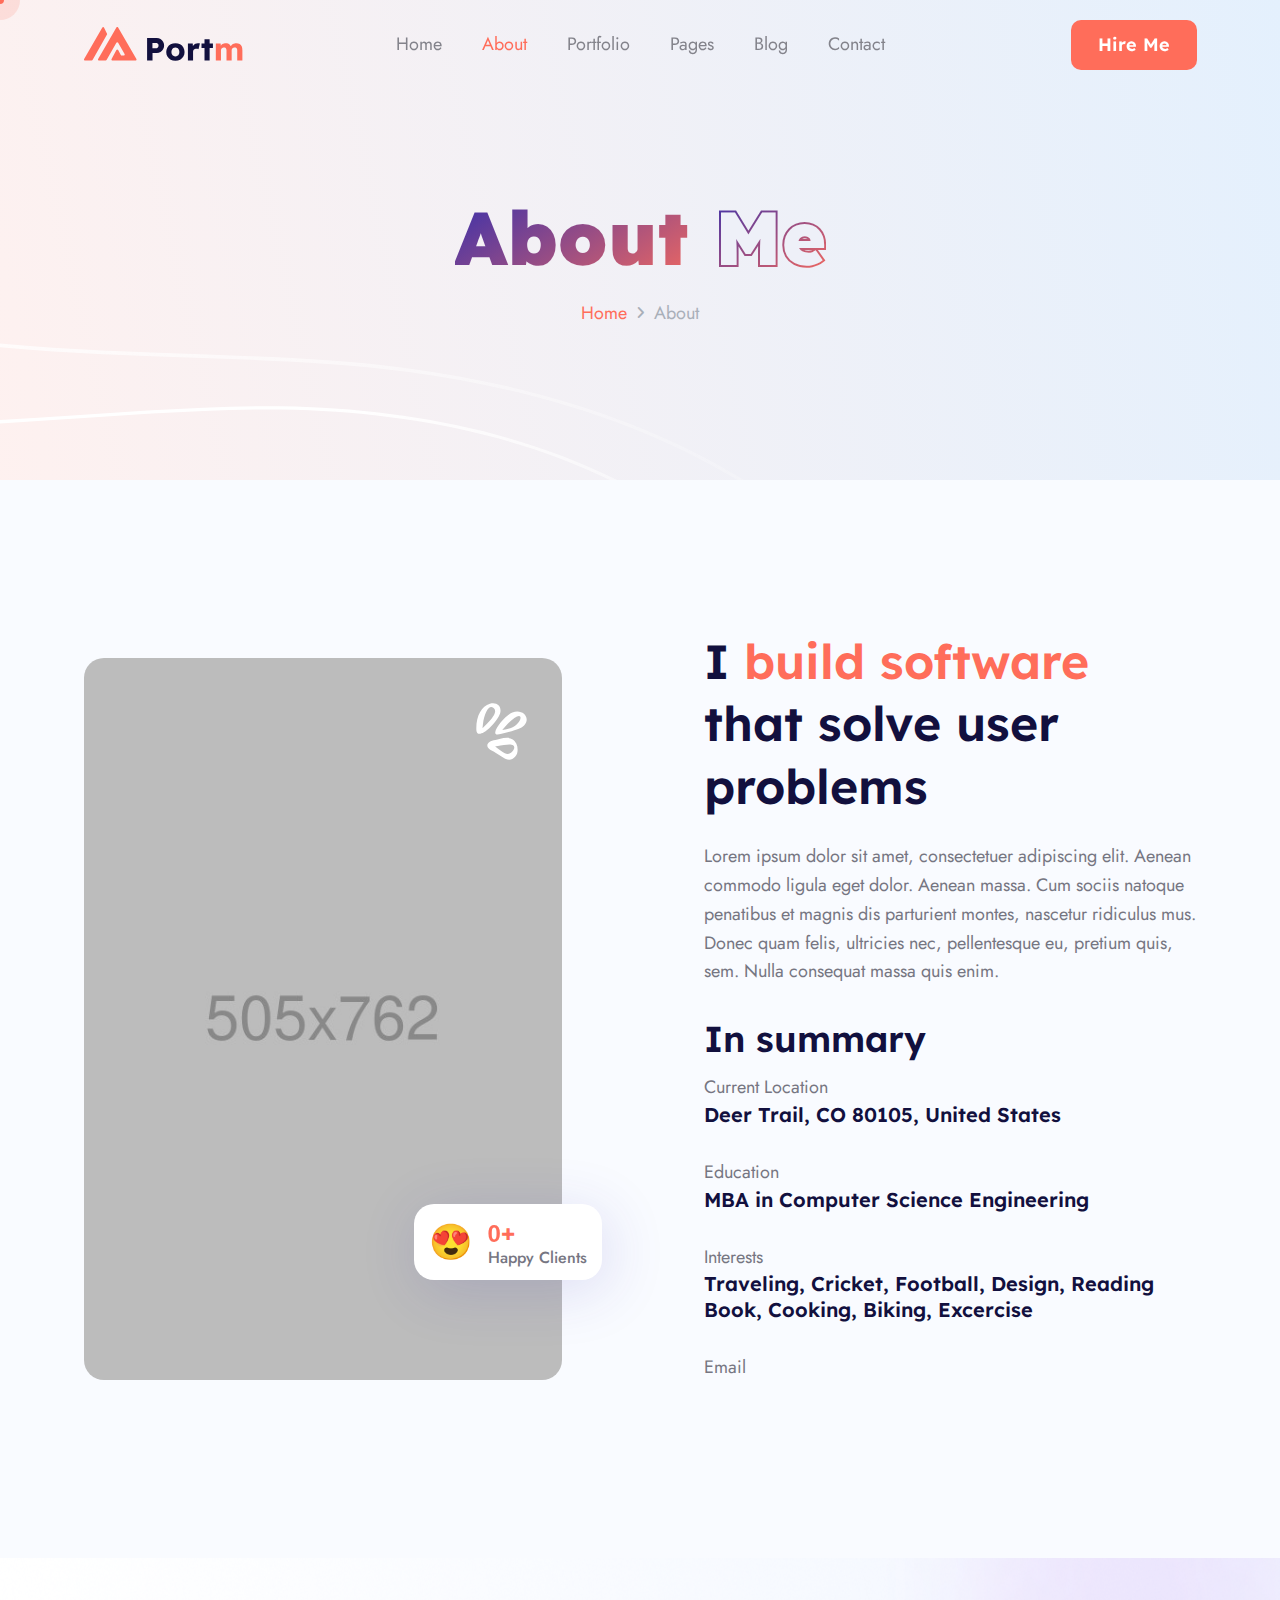
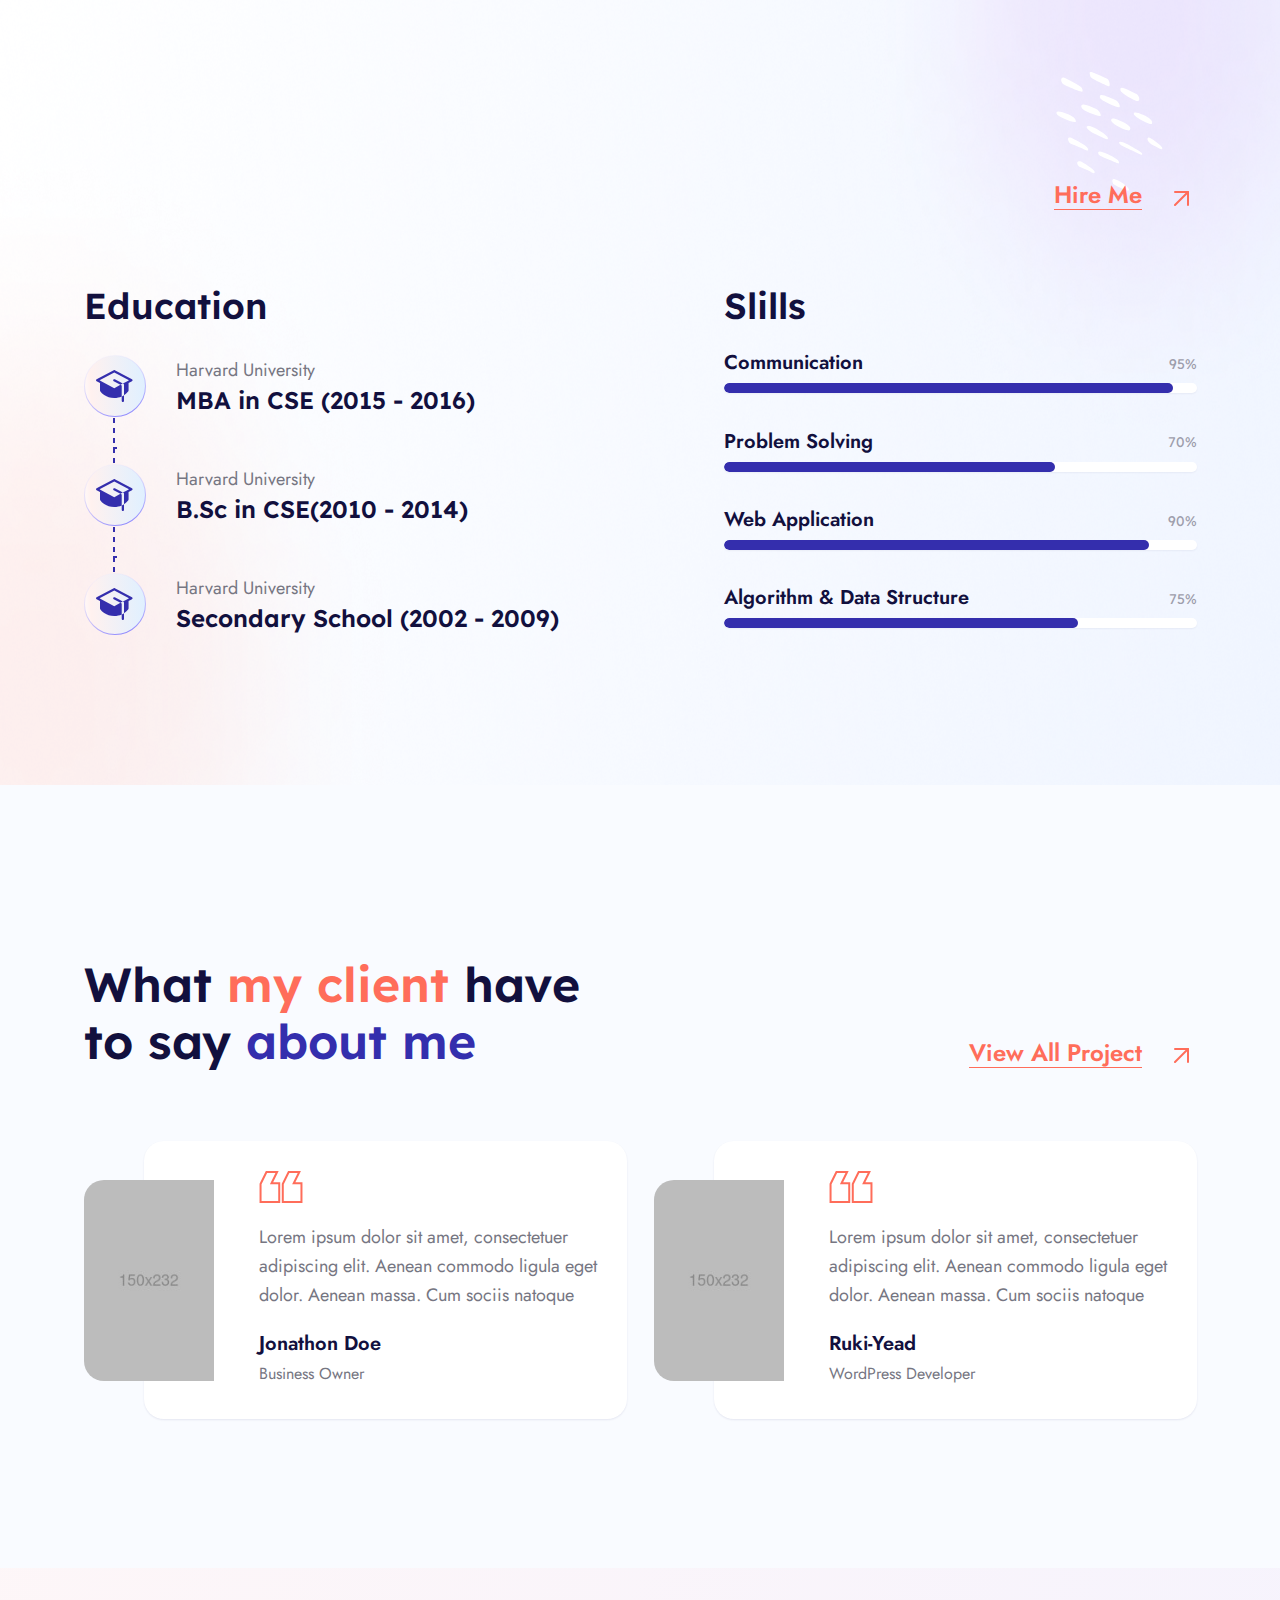
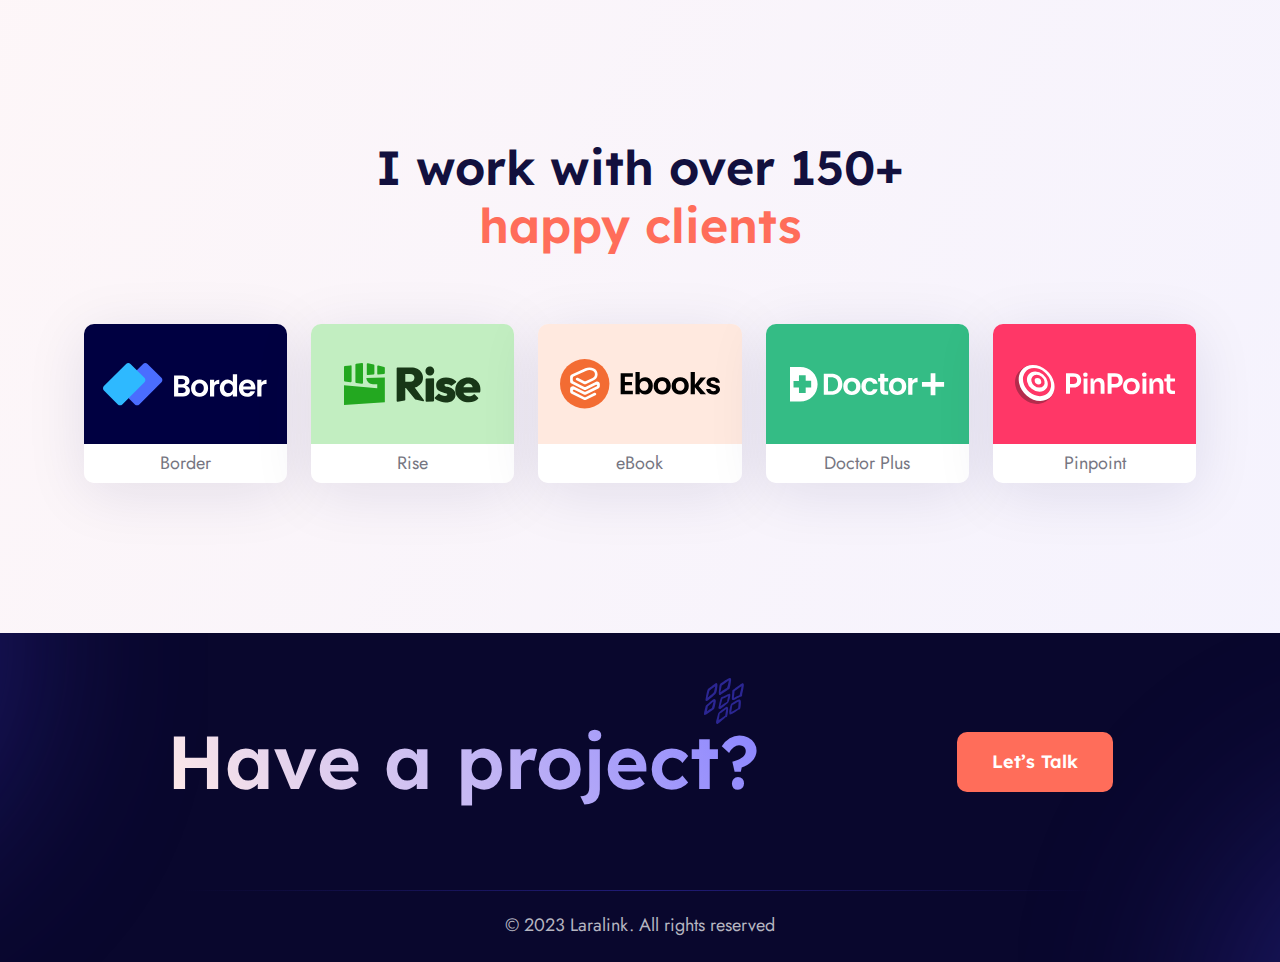
<file: about-v2.html>
<!DOCTYPE html>
<html class="no-js" lang="en">

<head>
  <!-- Meta Tags -->
  <meta charset="utf-8">
  <meta http-equiv="x-ua-compatible" content="ie=edge">
  <meta name="viewport" content="width=device-width, initial-scale=1">
  <meta name="author" content="Laralink">
  <!-- Favicon Icon -->
  <link rel="icon" href="assets/img/favicon.png">
  <!-- Site Title -->
  <title>Portm - About Me Developer</title>
  <link rel="stylesheet" href="assets/css/plugins/bootstrap.min.css">
  <link rel="stylesheet" href="assets/css/plugins/fontawesome.min.css">
  <link rel="stylesheet" href="assets/css/plugins/odometer-theme-default.css">
  <link rel="stylesheet" href="assets/css/plugins/select2.min.css">
  <link rel="stylesheet" href="assets/css/plugins/animate.css">
  <link rel="stylesheet" href="assets/css/style.css">
</head>

<body>
  <div class="cs_preloader cs_center">
    <div class="cs_preloader_in"></div>
  </div>
  <!-- Start Header Section -->
  <header class="cs_site_header cs_style_1 cs_sticky_header cs_color_2">
    <div class="cs_main_header">
      <div class="container">
        <div class="cs_main_header_in">
          <div class="cs_main_header_left">
            <a class="cs_site_branding" href="home-v2.html">
              <img src="assets/img/logo2.svg" alt="Logo">
            </a>
          </div>
          <div class="cs_main_header_center">
            <div class="cs_nav">
              <ul class="cs_nav_list">
                <li class="menu-item-has-children"><a href="index.html">Home</a>
                  <ul>
                    <li><a href="index.html">Designer Landing</a></li>
                    <li><a href="home-v2.html">Developer Landing</a></li>
                  </ul>
                </li>
                <li class="active menu-item-has-children"><a href="about.html">About</a>
                  <ul>
                    <li><a href="about.html">Designer About</a></li>
                    <li><a href="about-v2.html">Developer About</a></li>
                  </ul>
                </li>
                <li class="menu-item-has-children"><a href="portfolio.html">Portfolio</a>
                  <ul>
                    <li><a href="portfolio.html">Portfolio</a></li>
                    <li><a href="portfolio-details.html">Portfolio Details</a></li>
                  </ul>
                </li>
                <li class="menu-item-has-children"><a href="#">Pages</a>
                  <ul>
                    <li><a href="testimonial.html">Testimonial</a></li>
                    <li><a href="faq.html">FAQ</a></li>
                    <li><a href="404.html">Error 404</a></li>
                  </ul>
                </li>
                <li class="menu-item-has-children"><a href="blog.html">Blog</a>
                  <ul>
                    <li><a href="blog.html">Blog</a></li>
                    <li><a href="blog-details.html">Blog Details</a></li>
                  </ul>
                </li>
                <li> <a href="contact.html">Contact</a></li>
              </ul>
            </div>
          </div>
          <div class="cs_main_header_right">
            <a href="contact.html" class="cs_btn cs_style_1 cs_primary_font"><span>Hire Me</span></a>
          </div>
        </div>
      </div>
    </div>
  </header>
  <!-- End Header Section -->

  <!-- Main content inside start-->
  <main>
    <!-- Start Hero Section -->
    <section class="cs_hero cs_style_3 cs_filled_bg cs_center text-center" data-src="assets/img/bg/hero_bg_4.svg">
      <div class="container">
        <div class="cs_height_45 cs_height_lg_45"></div>
        <h1 class="cs_hero_title cs_font_92 cs_black wow fadeInUp" data-wow-duration="0.8s" data-wow-delay="0.2s"><span class="cs_gradient_text">About </span><span
            class="cs_gradient_border_text">Me</span></h1>
        <ol class="breadcrumb">
          <li class="breadcrumb-item"><a href="index.html">Home</a></li>
          <li class="breadcrumb-item active">About</li>
        </ol>
      </div>
    </section>
    <!-- Start Hero Section -->

    <!-- Start About Section -->
    <section class="position-relative">
      <div class="cs_height_150 cs_height_lg_80"></div>
      <div class="container">
        <div class="row align-items-center">
          <div class="col-lg-6">
            <div class="cs_pr_65">
              <div class="cs_image_box cs_style_3 position-relative">
                <div class="cs_imagebox_shape_about_2 position-absolute">
                  <img src="assets/img/about_shape_3.svg" alt="">
                </div>
                <div class="cs_image_wrap cs_radius_20 overflow-hidden">
                  <img class="w-100" src="assets/img/hero/hero_about_2.jpg" alt="about_2_image">
                </div>
                <div
                  class="cs_happy_client position-absolute cs_white_bg d-flex align-items-center cs_radius_20 cs_gap_15">
                  <p class="mb-0 cs_emoji_text">😍</p>
                  <div>
                    <h3 class="mb-0 cs_font_24 cs_semi_bold cs_accent_color">
                      <span class="odometer" data-count-to="80"></span>+
                    </h3>
                    <p class="mb-0 cs_font_16 cs_medium">Happy Clients</p>
                  </div>
                </div>
              </div>
            </div>
            <div class="cs_height_lg_40"></div>
          </div>
          <div class="col-lg-6">
            <div class="cs_about cs_style_1 cs_pl_50">
              <h3 class="cs_about_title cs_font_48 cs_semi_bold">I <span class="cs_accent_color">build software</span>
                that solve user problems</h3>
              <p class="cs_about_text">Lorem ipsum dolor sit amet, consectetuer adipiscing elit. Aenean commodo ligula
                eget dolor. Aenean massa. Cum sociis natoque penatibus et magnis dis parturient montes, nascetur
                ridiculus mus. Donec quam felis, ultricies nec, pellentesque eu, pretium quis, sem. Nulla consequat
                massa quis enim. </p>
              <h4 class="cs_about_subtitle cs_font_36 cs_semi_bold">In summary</h4>
              <ul class="cs_mp_0 cs_about_summary_list">
                <li>
                  <p class="m-0 text-capitalize">current location</p>
                  <h5 class="cs_font_20 m-0 cs_semi_bold">Deer Trail, CO 80105, United States</h5>
                </li>
                <li>
                  <p class="m-0 text-capitalize">Education</p>
                  <h5 class="cs_font_20 m-0 cs_semi_bold">MBA in Computer Science Engineering</h5>
                </li>
                <li>
                  <p class="m-0 text-capitalize">Interests</p>
                  <h5 class="cs_font_20 m-0 cs_semi_bold">Traveling, Cricket, Football, Design, Reading Book, Cooking, Biking, Excercise</h5>
                </li>
                <li>
                  <p class="m-0 text-capitalize">email</p>
                  <h5 class="cs_font_20 m-0 cs_semi_bold wow fadeInLeft" data-wow-duration="0.8s" data-wow-delay="0.2s">name@gmail.com</h5>
                </li>
              </ul>
            </div>
          </div>
        </div>
      </div>
      <div class="cs_height_150 cs_height_lg_80"></div>
    </section>
    <!-- End About Section -->

    <!-- Start Slill and Education Section -->
    <section class="cs_100_bg position-relative" data-src="assets/img/bg/ed_and_skill_bg.png">
      <div class="cs_slill_shape_1 position-absolute">
        <img src="assets/img/skills_shape_1.svg" alt="skill and education ">
      </div>
      <div class="cs_height_140 cs_height_lg_80"></div>
      <div class="container">
        <div>
          <div class="d-lg-flex justify-content-between">
            <div class="cs_section_heading cs_style_1">
              <h2 class="cs_section_title cs_font_48 cs_semi_bold wow fadeInUp" data-wow-duration="0.8s" data-wow-delay="0.2s">I'm great in what I do<br> and <span
                  class="cs_accent_color">I'm loving it</span>
              </h2>
            </div>
            <div class="align-self-end">
              <div class="cs_height_25 cs_height_lg_25"></div>
              <a class="cs_portfolio_text_btn d-inline-flex cs_gap_25 align-items-center cs_font_24 cs_accent_color cs_semi_bold"
                href="contact.html">
                <span class="cs_text_btn">Hire Me</span>
                <span class="cs_circle_btn cs_style_1 cs_accent_color cs_center rounded-circle">
                  <svg width="15" height="15" viewBox="0 0 15 15" fill="none" xmlns="http://www.w3.org/2000/svg">
                    <path d="M1 14L14 1" stroke="currentColor" stroke-width="2" stroke-linecap="round"
                      stroke-linejoin="round" />
                    <path d="M1 1H14V14" stroke="currentColor" stroke-width="2" stroke-linecap="round"
                      stroke-linejoin="round" />
                  </svg>
                  <svg width="15" height="15" viewBox="0 0 15 15" fill="none" xmlns="http://www.w3.org/2000/svg">
                    <path d="M1 14L14 1" stroke="currentColor" stroke-width="2" stroke-linecap="round"
                      stroke-linejoin="round" />
                    <path d="M1 1H14V14" stroke="currentColor" stroke-width="2" stroke-linecap="round"
                      stroke-linejoin="round" />
                  </svg>
                </span>
              </a>
            </div>
          </div>
          <div class="cs_height_70 cs_height_lg_40"></div>
        </div>
        <div class="row">
          <div class="col-lg-6">
            <div class="cs_education_wrap">
              <h3 class="cs_font_36 mb-0">Education</h3>
              <div class="cs_height_25 cs_height_lg_15"></div>
              <div class="cs_iconbox cs_style_3 d-flex align-items-center">
                <div class="cs_iconbox_icon cs_accent_color_2 cs_filled_bg cs_center"
                  data-src="assets/img/bg/iconbox_bg_3.svg">
                  <svg width="37" height="32" viewBox="0 0 37 32" fill="none" xmlns="http://www.w3.org/2000/svg">
                    <path
                      d="M25.7148 26.5142C26.5064 26.1679 27.2705 25.762 28.0006 25.2999V30.8571C28.0006 31.1602 27.8802 31.4509 27.6659 31.6653C27.4515 31.8796 27.1608 32 26.8577 32C26.5546 32 26.2639 31.8796 26.0496 31.6653C25.8353 31.4509 25.7148 31.1602 25.7148 30.8571V26.5142ZM17.2719 9.74253C17.1334 10.0126 17.1052 10.3258 17.1932 10.6163C17.2811 10.9068 17.4783 11.1518 17.7433 11.2997L24.4291 14.8569L26.8577 13.5569L18.829 9.2711C18.559 9.13267 18.2457 9.10445 17.9553 9.19239C17.6648 9.28033 17.4198 9.47755 17.2719 9.74253ZM35.9721 9.2711L18.829 0.128104C18.6605 0.0438581 18.4746 0 18.2862 0C18.0977 0 17.9119 0.0438581 17.7433 0.128104L0.600192 9.2711C0.418457 9.37089 0.266872 9.51768 0.161288 9.69611C0.0557045 9.87454 0 10.0781 0 10.2854C0 10.4927 0.0557045 10.6962 0.161288 10.8747C0.266872 11.0531 0.418457 11.1999 0.600192 11.2997L4.00024 13.0997V20.2141C3.99809 20.7046 4.15889 21.182 4.45739 21.5713C5.58598 23.0856 9.9289 27.9999 18.2862 27.9999C20.8397 28.0212 23.3697 27.5104 25.7148 26.4999V15.5426L24.4291 14.8569L18.2862 18.1284L5.68598 11.414L3.57166 10.2854L18.2862 2.44242L33.0007 10.2854L30.8863 11.414L26.8577 13.5569L27.4006 13.8426C27.5938 13.9542 27.7521 14.1174 27.8577 14.314C27.9527 14.4791 28.0021 14.6665 28.0006 14.8569V25.2999C29.5792 24.3068 30.9717 23.0448 32.1149 21.5713C32.4134 21.182 32.5742 20.7046 32.5721 20.2141V13.0997L35.9721 11.2997C36.1539 11.1999 36.3055 11.0531 36.411 10.8747C36.5166 10.6962 36.5723 10.4927 36.5723 10.2854C36.5723 10.0781 36.5166 9.87454 36.411 9.69611C36.3055 9.51768 36.1539 9.37089 35.9721 9.2711Z"
                      fill="currentColor" />
                  </svg>
                </div>
                <div class="cs_iconbox_info">
                  <p class="cs_iconbox_text mb-0">Harvard University</p>
                  <h3 class="cs_iconbox_title cs_font_24 cs_semi_bold mb-0">MBA in CSE (2015 - 2016)</h3>
                </div>
              </div>
              <div class="cs_iconbox cs_style_3 d-flex align-items-center">
                <div class="cs_iconbox_icon cs_accent_color_2 cs_filled_bg cs_center"
                  data-src="assets/img/bg/iconbox_bg_3.svg">
                  <svg width="37" height="32" viewBox="0 0 37 32" fill="none" xmlns="http://www.w3.org/2000/svg">
                    <path
                      d="M25.7148 26.5142C26.5064 26.1679 27.2705 25.762 28.0006 25.2999V30.8571C28.0006 31.1602 27.8802 31.4509 27.6659 31.6653C27.4515 31.8796 27.1608 32 26.8577 32C26.5546 32 26.2639 31.8796 26.0496 31.6653C25.8353 31.4509 25.7148 31.1602 25.7148 30.8571V26.5142ZM17.2719 9.74253C17.1334 10.0126 17.1052 10.3258 17.1932 10.6163C17.2811 10.9068 17.4783 11.1518 17.7433 11.2997L24.4291 14.8569L26.8577 13.5569L18.829 9.2711C18.559 9.13267 18.2457 9.10445 17.9553 9.19239C17.6648 9.28033 17.4198 9.47755 17.2719 9.74253ZM35.9721 9.2711L18.829 0.128104C18.6605 0.0438581 18.4746 0 18.2862 0C18.0977 0 17.9119 0.0438581 17.7433 0.128104L0.600192 9.2711C0.418457 9.37089 0.266872 9.51768 0.161288 9.69611C0.0557045 9.87454 0 10.0781 0 10.2854C0 10.4927 0.0557045 10.6962 0.161288 10.8747C0.266872 11.0531 0.418457 11.1999 0.600192 11.2997L4.00024 13.0997V20.2141C3.99809 20.7046 4.15889 21.182 4.45739 21.5713C5.58598 23.0856 9.9289 27.9999 18.2862 27.9999C20.8397 28.0212 23.3697 27.5104 25.7148 26.4999V15.5426L24.4291 14.8569L18.2862 18.1284L5.68598 11.414L3.57166 10.2854L18.2862 2.44242L33.0007 10.2854L30.8863 11.414L26.8577 13.5569L27.4006 13.8426C27.5938 13.9542 27.7521 14.1174 27.8577 14.314C27.9527 14.4791 28.0021 14.6665 28.0006 14.8569V25.2999C29.5792 24.3068 30.9717 23.0448 32.1149 21.5713C32.4134 21.182 32.5742 20.7046 32.5721 20.2141V13.0997L35.9721 11.2997C36.1539 11.1999 36.3055 11.0531 36.411 10.8747C36.5166 10.6962 36.5723 10.4927 36.5723 10.2854C36.5723 10.0781 36.5166 9.87454 36.411 9.69611C36.3055 9.51768 36.1539 9.37089 35.9721 9.2711Z"
                      fill="currentColor" />
                  </svg>
                </div>
                <div class="cs_iconbox_info">
                  <p class="cs_iconbox_text mb-0">Harvard University</p>
                  <h3 class="cs_iconbox_title cs_font_24 cs_semi_bold mb-0">B.Sc in CSE(2010 - 2014)</h3>
                </div>
              </div>
              <div class="cs_iconbox cs_style_3 d-flex align-items-center">
                <div class="cs_iconbox_icon cs_accent_color_2 cs_filled_bg cs_center"
                  data-src="assets/img/bg/iconbox_bg_3.svg">
                  <svg width="37" height="32" viewBox="0 0 37 32" fill="none" xmlns="http://www.w3.org/2000/svg">
                    <path
                      d="M25.7148 26.5142C26.5064 26.1679 27.2705 25.762 28.0006 25.2999V30.8571C28.0006 31.1602 27.8802 31.4509 27.6659 31.6653C27.4515 31.8796 27.1608 32 26.8577 32C26.5546 32 26.2639 31.8796 26.0496 31.6653C25.8353 31.4509 25.7148 31.1602 25.7148 30.8571V26.5142ZM17.2719 9.74253C17.1334 10.0126 17.1052 10.3258 17.1932 10.6163C17.2811 10.9068 17.4783 11.1518 17.7433 11.2997L24.4291 14.8569L26.8577 13.5569L18.829 9.2711C18.559 9.13267 18.2457 9.10445 17.9553 9.19239C17.6648 9.28033 17.4198 9.47755 17.2719 9.74253ZM35.9721 9.2711L18.829 0.128104C18.6605 0.0438581 18.4746 0 18.2862 0C18.0977 0 17.9119 0.0438581 17.7433 0.128104L0.600192 9.2711C0.418457 9.37089 0.266872 9.51768 0.161288 9.69611C0.0557045 9.87454 0 10.0781 0 10.2854C0 10.4927 0.0557045 10.6962 0.161288 10.8747C0.266872 11.0531 0.418457 11.1999 0.600192 11.2997L4.00024 13.0997V20.2141C3.99809 20.7046 4.15889 21.182 4.45739 21.5713C5.58598 23.0856 9.9289 27.9999 18.2862 27.9999C20.8397 28.0212 23.3697 27.5104 25.7148 26.4999V15.5426L24.4291 14.8569L18.2862 18.1284L5.68598 11.414L3.57166 10.2854L18.2862 2.44242L33.0007 10.2854L30.8863 11.414L26.8577 13.5569L27.4006 13.8426C27.5938 13.9542 27.7521 14.1174 27.8577 14.314C27.9527 14.4791 28.0021 14.6665 28.0006 14.8569V25.2999C29.5792 24.3068 30.9717 23.0448 32.1149 21.5713C32.4134 21.182 32.5742 20.7046 32.5721 20.2141V13.0997L35.9721 11.2997C36.1539 11.1999 36.3055 11.0531 36.411 10.8747C36.5166 10.6962 36.5723 10.4927 36.5723 10.2854C36.5723 10.0781 36.5166 9.87454 36.411 9.69611C36.3055 9.51768 36.1539 9.37089 35.9721 9.2711Z"
                      fill="currentColor" />
                  </svg>
                </div>
                <div class="cs_iconbox_info">
                  <p class="cs_iconbox_text mb-0">Harvard University</p>
                  <h3 class="cs_iconbox_title cs_font_24 cs_semi_bold mb-0">Secondary School (2002 - 2009)</h3>
                </div>
              </div>
            </div>
            <div class="cs_height_lg_40"></div>
          </div>
          <div class="col-lg-6">
            <div class="cs_slill_wrap cs_pl_70">
              <h3 class="cs_font_36 mb-0">Slills</h3>
              <div class="cs_height_25 cs_height_lg_15"></div>
              <div class="cs_progressbar cs_style_2">
                <div class="label cs_font_20 cs_semi_bold">Communication</div>
                <h3 class="cs_progressbar_head cs_ternary_color cs_normal cs_font_14 text-end">95%</h3>
                <div class="cs_progress" data-progress="95">
                  <div class="cs_progress_in"></div>
                </div>
              </div>
              <div class="cs_progressbar cs_style_2">
                <div class="label cs_font_20 cs_semi_bold">Problem Solving</div>
                <h3 class="cs_progressbar_head cs_ternary_color cs_normal cs_font_14 text-end">70%</h3>
                <div class="cs_progress" data-progress="70">
                  <div class="cs_progress_in"></div>
                </div>
              </div>
              <div class="cs_progressbar cs_style_2">
                <div class="label cs_font_20 cs_semi_bold">Web Application</div>
                <h3 class="cs_progressbar_head cs_ternary_color cs_normal cs_font_14 text-end">90%</h3>
                <div class="cs_progress" data-progress="90">
                  <div class="cs_progress_in"></div>
                </div>
              </div>
              <div class="cs_progressbar cs_style_2">
                <div class="label cs_font_20 cs_semi_bold">Algorithm & Data Structure</div>
                <h3 class="cs_progressbar_head cs_ternary_color cs_normal cs_font_14 text-end">75%</h3>
                <div class="cs_progress" data-progress="75">
                  <div class="cs_progress_in"></div>
                </div>
              </div>
            </div>
          </div>
        </div>
      </div>
      <div class="cs_height_150 cs_height_lg_80"></div>
    </section>
    <!-- End Slill and Education Section -->

    <!-- Start Testimonial Section -->
    <section class="position-relative">
      <div class="cs_height_145 cs_height_lg_80"></div>
      <div class="container">
        <div class="d-md-flex justify-content-between">
          <div class="cs_section_heading cs_style_1">
            <p class="cs_section_subtitle cs_accent_color_2 cs_font_16 wow fadeInLeft" data-wow-duration="0.8s" data-wow-delay="0.2s">
              <span>Testmonials</span>
              <svg width="21" height="20" viewBox="0 0 21 20" fill="none" xmlns="http://www.w3.org/2000/svg">
                <path fill-rule="evenodd" clip-rule="evenodd"
                  d="M6.32185 0.162195C5.92711 0.458249 6.20673 1.29707 6.83174 1.70825C7.35805 2.05365 9.61133 2.16878 11.2561 1.95496C15.7627 1.34641 18.2298 2.57997 17.9831 5.2938C17.6377 9.27408 17.5719 12.0866 17.8186 13.4353C18.0982 14.9978 18.0653 14.8826 17.539 14.4879C17.0292 14.1096 15.8614 13.3366 15.2035 12.9254C14.6607 12.5965 13.7232 12.1195 13.5423 12.728C13.2462 13.7313 12.358 15.2774 11.5686 16.33C9.77579 18.7149 6.32185 19.2577 3.36131 18.7478C2.11131 18.534 2.07841 18.1063 2.12775 17.1688C2.29223 13.8136 2.52246 4.86616 2.9172 2.97471C3.11457 2.02076 3.34485 1.85628 4.08498 1.64246C5.38433 1.28062 4.4962 0.655619 2.96659 0.836541C1.89751 0.968121 1.28895 1.36286 0.910659 2.76089C0.334999 4.9484 0.400789 8.92867 0.0060502 17.0702C-0.0926344 18.9781 1.02579 19.636 2.63764 19.8004C3.59159 19.8991 5.03895 19.932 7.47317 19.9649C10.4995 19.9978 12.0126 20.0471 13.0324 19.8991C14.1837 19.7346 14.6936 19.3235 16.0588 18.4188C20.368 15.5241 20.2035 15.7873 20.2199 11.9714C20.2528 3.22142 19.0357 0.984568 14.0686 0.754304C12.6212 0.688514 11.2232 0.524037 10.6969 0.37601C9.3153 -0.00228091 6.71659 -0.133858 6.32185 0.162195ZM9.24946 4.83327C8.0488 4.93195 7.63768 5.82011 8.65742 6.09972C9.49624 6.32998 13.7067 6.37932 15.1048 6.2313C15.96 6.13261 15.6146 5.52406 14.9238 5.228C13.9041 4.78392 11.8153 4.61945 9.24946 4.83327ZM7.17715 8.18854C4.34819 8.32012 5.08831 9.09315 6.33831 9.33986C8.87122 9.83328 15.5982 9.89908 15.5982 9.24118C15.5982 8.33657 12.3745 7.94183 7.17715 8.18854ZM7.19353 13.6984C8.3613 13.6655 10.6969 13.4682 11.1245 13.3366C11.8647 13.1063 10.8449 12.3168 9.56203 12.1359C7.83504 11.8892 7.11129 11.8234 6.70011 11.8563C4.52905 11.9714 5.483 13.7478 7.19353 13.6984ZM17.8021 15.5405C17.6048 15.6886 15.7133 17.5965 13.4436 18.5504C12.5883 18.9123 12.1442 18.8629 12.7034 18.1392C13.1475 17.3333 14.6772 13.9287 15.0555 13.9287C15.2693 13.9451 17.8021 15.5405 17.8021 15.5405Z"
                  fill="currentColor" />
              </svg>

            </p>
            <h2 class="cs_section_title cs_font_48 cs_semi_bold">What <span class="cs_accent_color">my client</span>
              have<br>to say <span class="cs_accent_color_2">about me</span>
            </h2>
          </div>
          <div class="align-self-end">
            <div class="cs_height_25 cs_height_lg_25"></div>
            <a class="cs_portfolio_text_btn d-inline-flex cs_gap_25 align-items-center cs_font_24 cs_accent_color cs_semi_bold"
              href="testimonial.html">
              <span class="cs_text_btn">View All Project</span>
              <span class="cs_circle_btn cs_style_1 cs_accent_color cs_center rounded-circle">
                <svg width="15" height="15" viewBox="0 0 15 15" fill="none" xmlns="http://www.w3.org/2000/svg">
                  <path d="M1 14L14 1" stroke="currentColor" stroke-width="2" stroke-linecap="round"
                    stroke-linejoin="round" />
                  <path d="M1 1H14V14" stroke="currentColor" stroke-width="2" stroke-linecap="round"
                    stroke-linejoin="round" />
                </svg>
                <svg width="15" height="15" viewBox="0 0 15 15" fill="none" xmlns="http://www.w3.org/2000/svg">
                  <path d="M1 14L14 1" stroke="currentColor" stroke-width="2" stroke-linecap="round"
                    stroke-linejoin="round" />
                  <path d="M1 1H14V14" stroke="currentColor" stroke-width="2" stroke-linecap="round"
                    stroke-linejoin="round" />
                </svg>
              </span>
            </a>
          </div>
        </div>
        <div class="cs_height_70 cs_height_lg_40"></div>
        <div class="row cs_gap_70">
          <div class="col-lg-6">
            <div class="cs_testimonial cs_style_2 cs_radius_20 cs_white_bg cs_transition_3 cs_transform_up_hover_3">
              <div class="cs_testimonial_in">
                <div class="cs_testimonial_img overflow-hidden">
                  <img class="h-100 w-100" src="assets/img/testmonial/a4.jpg" alt="avaterImg">
                </div>
                <div class="cs_testimonial_info">
                  <img class="cs_testimonial_quote" src="assets/img/icon/Quote.svg" alt="Testmonial Quote">
                  <p class="cs_testimonial_text">Lorem ipsum dolor sit amet, consectetuer adipiscing elit. Aenean
                    commodo ligula eget dolor. Aenean massa. Cum sociis natoque </p>
                  <div class="cs_testimonial_author">
                    <div class="cs_author_name cs_font_20 cs_semi_bold">Jonathon Doe</div>
                    <div class="cs_author_designation cs_font_16">Business Owner</div>
                  </div>
                </div>
              </div>
            </div>
          </div>
          <div class="col-lg-6">
            <div class="cs_testimonial cs_style_2 cs_radius_20 cs_white_bg cs_transition_3 cs_transform_up_hover_3">
              <div class="cs_testimonial_in">
                <div class="cs_testimonial_img overflow-hidden">
                  <img class="h-100 w-100" src="assets/img/testmonial/a5.jpg" alt="avaterImg">
                </div>
                <div class="cs_testimonial_info">
                  <img class="cs_testimonial_quote" src="assets/img/icon/Quote.svg" alt="Testmonial Quote">
                  <p class="cs_testimonial_text">Lorem ipsum dolor sit amet, consectetuer adipiscing elit. Aenean
                    commodo ligula eget dolor. Aenean massa. Cum sociis natoque </p>
                  <div class="cs_testimonial_author">
                    <div class="cs_author_name cs_font_20 cs_semi_bold">Ruki-Yead</div>
                    <div class="cs_author_designation cs_font_16">WordPress Developer</div>
                  </div>
                </div>
              </div>
            </div>
          </div>
        </div>
      </div>
      <div class="cs_height_125 cs_height_lg_55"></div>
    </section>
    <!-- End Testimonial Section -->

    <!-- Start Brand Section -->
    <section class="cs_filled_bg" data-src="assets/img/bg/brands_bg_1.svg">
      <div class="cs_height_145 cs_height_lg_80"></div>
      <div class="container">
        <div class="cs_section_heading cs_style_1 text-center">
          <p class="cs_section_subtitle cs_center cs_accent_color_2 cs_font_16 wow fadeInUp" data-wow-duration="0.8s" data-wow-delay="0.2s">
            <span>Happy Client</span>
            <svg width="23" height="20" viewBox="0 0 23 20" fill="none" xmlns="http://www.w3.org/2000/svg">
              <path fill-rule="evenodd" clip-rule="evenodd"
                d="M5.63864 4.46024C5.74235 4.77137 5.82303 5.07098 5.82303 5.12859C5.82303 5.17469 5.43122 5.22079 4.94724 5.22079C4.20975 5.22079 2.4006 5.42821 1.50178 5.6241C1.19065 5.69324 0.418574 6.30397 0.165061 6.69576C-0.249779 7.31802 0.176573 9.39223 0.787309 9.71488C0.983206 9.81859 0.994774 9.85315 0.833448 10.1643C0.418608 10.9594 0.718203 12.1578 1.57093 13.0797C1.98577 13.5291 2.0434 13.6559 2.0434 14.1283C2.0434 14.8428 2.36603 15.4305 3.11504 16.1103C3.48379 16.4445 3.77188 16.8132 3.81798 17.0091C4.30196 18.9912 7.36716 19.7056 12.23 18.9681C14.8458 18.5763 14.8804 18.5648 15.1108 18.7953C15.4796 19.141 15.929 19.2677 16.7586 19.2677C17.4501 19.2677 17.5538 19.3023 17.7612 19.5673C18.0608 19.9476 18.8444 20.0859 19.8354 19.9476C20.2157 19.89 20.7342 19.8439 20.9993 19.8439C21.7368 19.8439 21.9903 19.5904 21.6331 19.2216C21.3795 18.9566 21.2643 18.922 20.4807 18.922C19.1671 18.922 19.2592 19.3138 18.9712 12.6994C18.902 11.2129 18.8213 9.27699 18.7752 8.40122C18.683 6.44226 18.5563 6.56902 20.6074 6.6612C22.382 6.74187 22.7277 6.6612 22.3359 6.22331C21.8519 5.68171 20.3309 5.33602 18.4756 5.33602H18.0838C17.9225 5.33602 17.7727 5.40516 17.669 5.52039C17.5653 5.63562 17.5077 5.78542 17.5077 5.94675C17.5192 6.20026 17.5307 6.41921 17.5307 6.38464L16.1479 6.40768C14.7882 6.43073 14.7651 6.43073 14.7767 6.68424C14.7882 7.02994 14.6845 7.01841 13.8894 6.53443C13.1634 6.09655 12.8523 5.65867 11.2505 2.82393C10.7089 1.85597 10.248 1.18762 9.83312 0.73821C8.18528 -1.05943 4.40565 0.519258 5.63864 4.46024ZM8.32361 0.807347C8.65779 1.07238 9.02653 1.83292 9.41833 3.07744C10.225 5.63562 12.0341 7.47936 14.5347 8.28599L14.8804 8.40122C14.9034 9.12719 15.0187 14.9349 15.0532 17.0437L13.9239 17.1129C12.7716 17.1935 9.56813 17.6545 8.55408 17.8964C7.02147 18.2537 5.25839 17.4355 5.25839 16.3754C5.25839 16.191 5.20078 16.0412 5.14316 16.0412C4.38262 16.0412 3.21878 14.0822 3.65666 13.5521C3.7258 13.4715 3.58751 13.2756 3.29943 12.9875C2.56194 12.2846 2.45821 11.9965 2.53888 10.8326C2.60802 9.86468 2.59652 9.83011 2.33148 9.64573C1.55942 9.13871 1.4096 7.53697 2.08948 7.09908C2.26233 6.98385 3.13807 6.85709 4.70524 6.70728C7.88568 6.40768 7.68978 6.63815 7.18276 3.81493C6.74487 1.55636 7.3326 0.0122374 8.32361 0.807347ZM17.6114 18.0001C17.5998 18.0001 16.5628 18.0001 16.5973 18.0001L16.1709 7.62915C16.194 7.62915 17.3579 7.62915 17.3118 7.62915C17.4616 13.2641 17.2657 11.0285 17.6114 18.0001Z"
                fill="#342EAD" />
            </svg>
          </p>
          <h2 class="cs_section_title cs_font_48 cs_semi_bold">I work with over 150+<br> <span
              class="cs_accent_color">happy clients</span>
          </h2>
          <div class="cs_height_70 cs_height_lg_40"></div>
        </div>
        <div class="cs_brands cs_style_1 cs_type_1">
          <div class="cs_brand overflow-hidden cs_radius_10 text-center">
            <div class="cs_brand_logo_wrap cs_center cs_brand_bg_1">
              <img class="cs_brand_logo" src="assets/img/client/c1.svg" alt="">
            </div>
            <p class="m-0 cs_white_bg">Border</p>
          </div>
          <div class="cs_brand overflow-hidden cs_radius_10 text-center">
            <div class="cs_brand_logo_wrap cs_center cs_brand_bg_2">
              <img class="cs_brand_logo" src="assets/img/client/c2.svg" alt="">
            </div>
            <p class="m-0 cs_white_bg">Rise</p>
          </div>
          <div class="cs_brand overflow-hidden cs_radius_10 text-center">
            <div class="cs_brand_logo_wrap cs_center cs_brand_bg_3">
              <img class="cs_brand_logo" src="assets/img/client/c3.svg" alt="">
            </div>
            <p class="m-0 cs_white_bg">eBook</p>
          </div>
          <div class="cs_brand overflow-hidden cs_radius_10 text-center">
            <div class="cs_brand_logo_wrap cs_center cs_brand_bg_4">
              <img class="cs_brand_logo" src="assets/img/client/c4.svg" alt="">
            </div>
            <p class="m-0 cs_white_bg">Doctor Plus</p>
          </div>
          <div class="cs_brand overflow-hidden cs_radius_10 text-center">
            <div class="cs_brand_logo_wrap cs_center cs_brand_bg_5">
              <img class="cs_brand_logo" src="assets/img/client/c5.svg" alt="">
            </div>
            <p class="m-0 cs_white_bg">Pinpoint</p>
          </div>
        </div>
      </div>
      <div class="cs_height_150 cs_height_lg_80"></div>
    </section>
    <!-- End Brand Section -->
  </main>
  <!-- Main content inside end-->

  <!-- Start Footer -->
  <footer class="cs_footer cs_style_1 cs_filled_bg position-relative" data-src="assets/img/bg/footer_bg.svg">
    <div class="position-absolute cs_footer_shape_1">
      <img src="assets/img/footer_shape.svg" alt="">
    </div>
    <div class="container">
      <div class="cs_footer_cta">
        <h2 class="cs_font_92 cs_gradient_text_2 cs_semi_bold">Have a project?</h2>
        <a href="contact.html" class="cs_btn cs_style_1 cs_primary_font"><span>Let’s
            Talk</span></a>
      </div>
      <div class="cs_copyright">© 2023 <a href="#">Laralink</a>. All rights reserved</div>
    </div>
  </footer>
  <!-- End Footer -->

  <!-- Script -->
  <script src="assets/js/plugins/jquery-3.6.0.min.js"></script>
  <script src="assets/js/plugins/gsap.min.js"></script>
  <script src="assets/js/plugins/isotope.pkg.min.js"></script>
  <script src="assets/js/plugins/odometer.min.js"></script>
  <script src="assets/js/plugins/wow.min.js"></script>
  <script src="assets/js/main.js"></script>
</body>
</html>
</file>
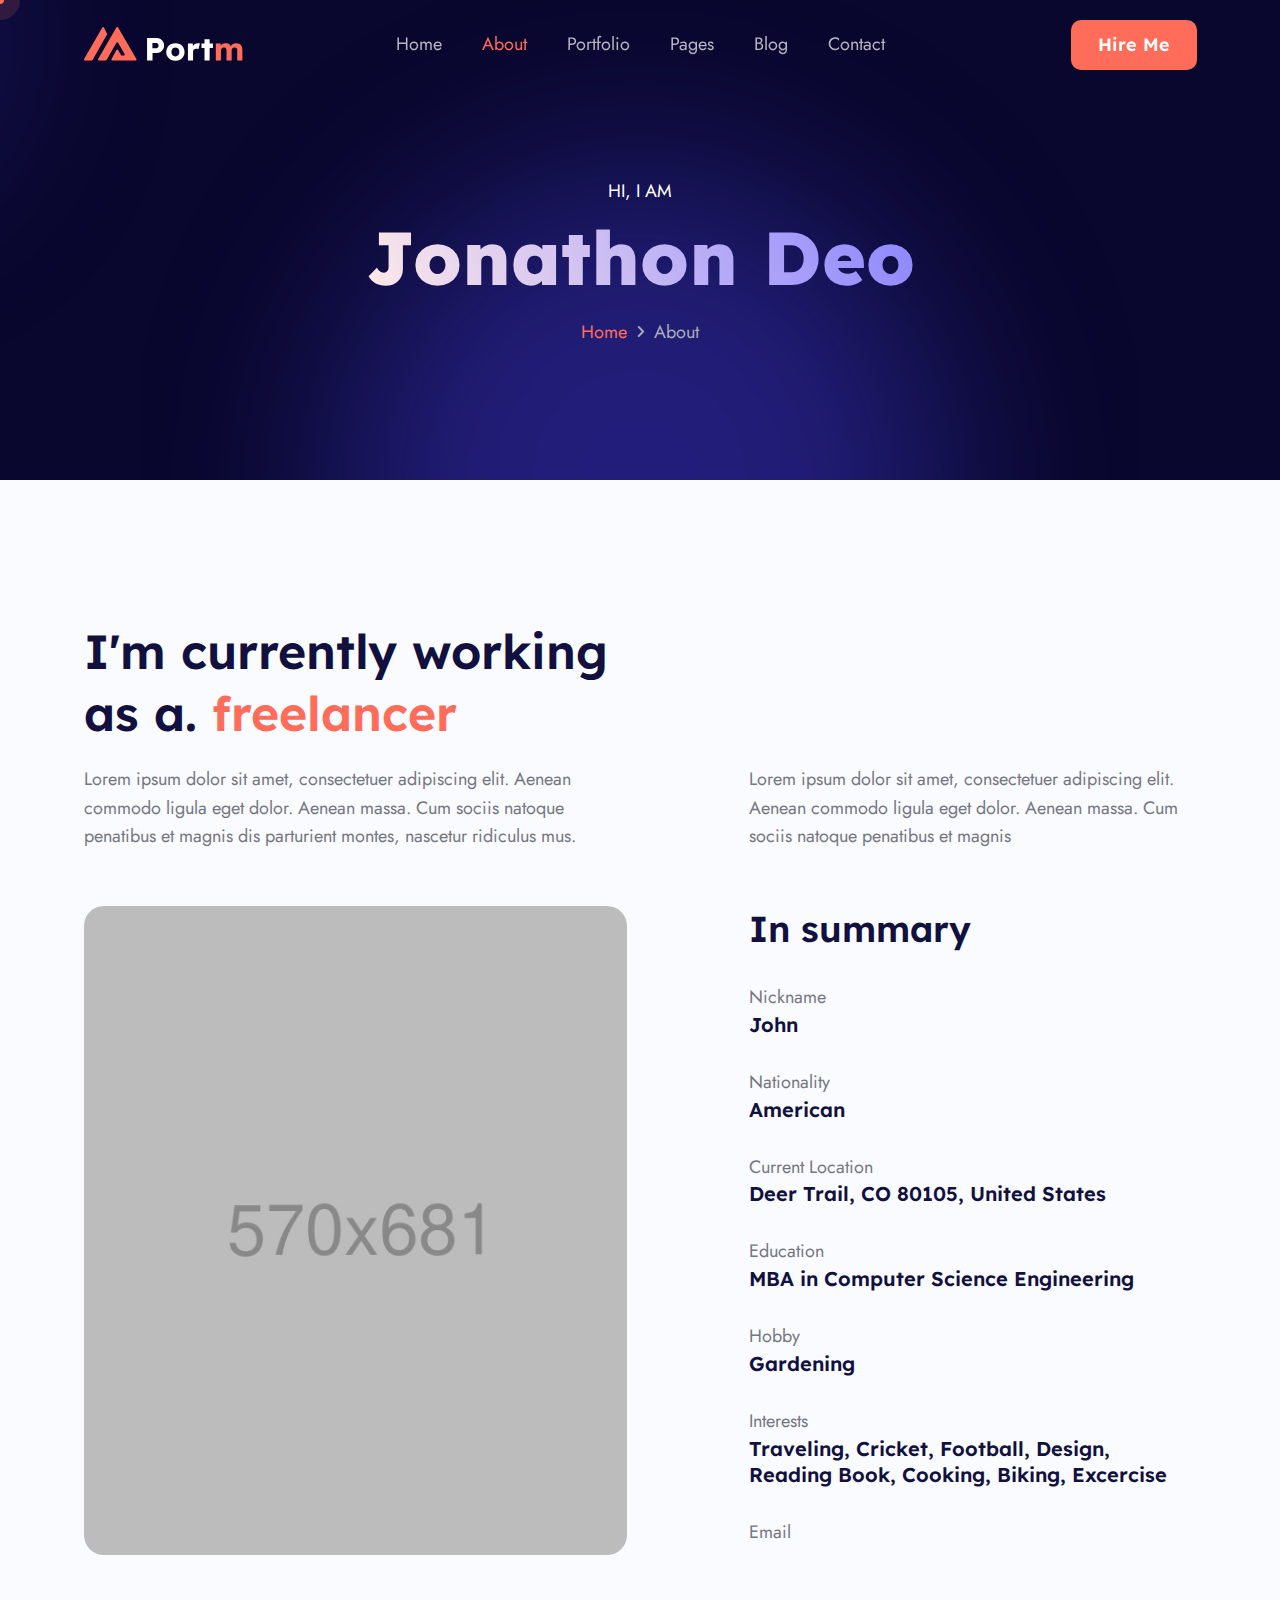
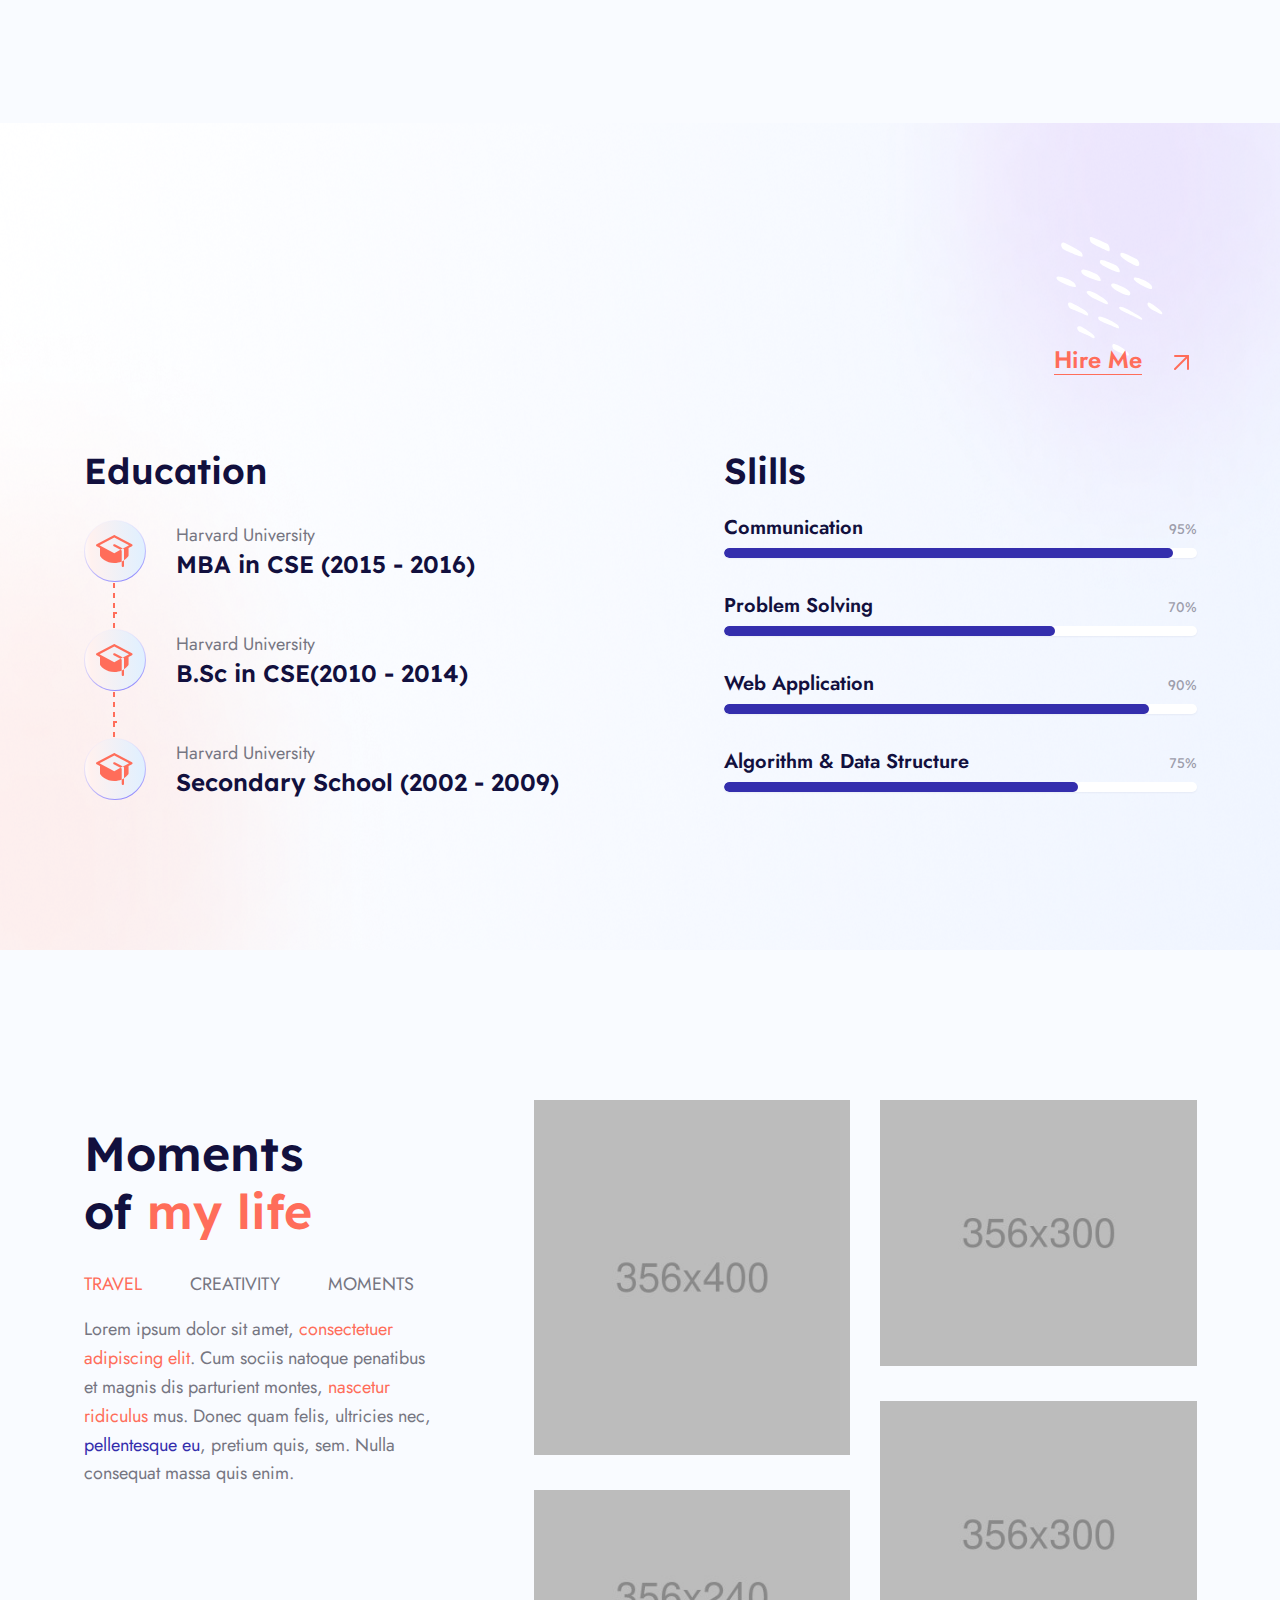
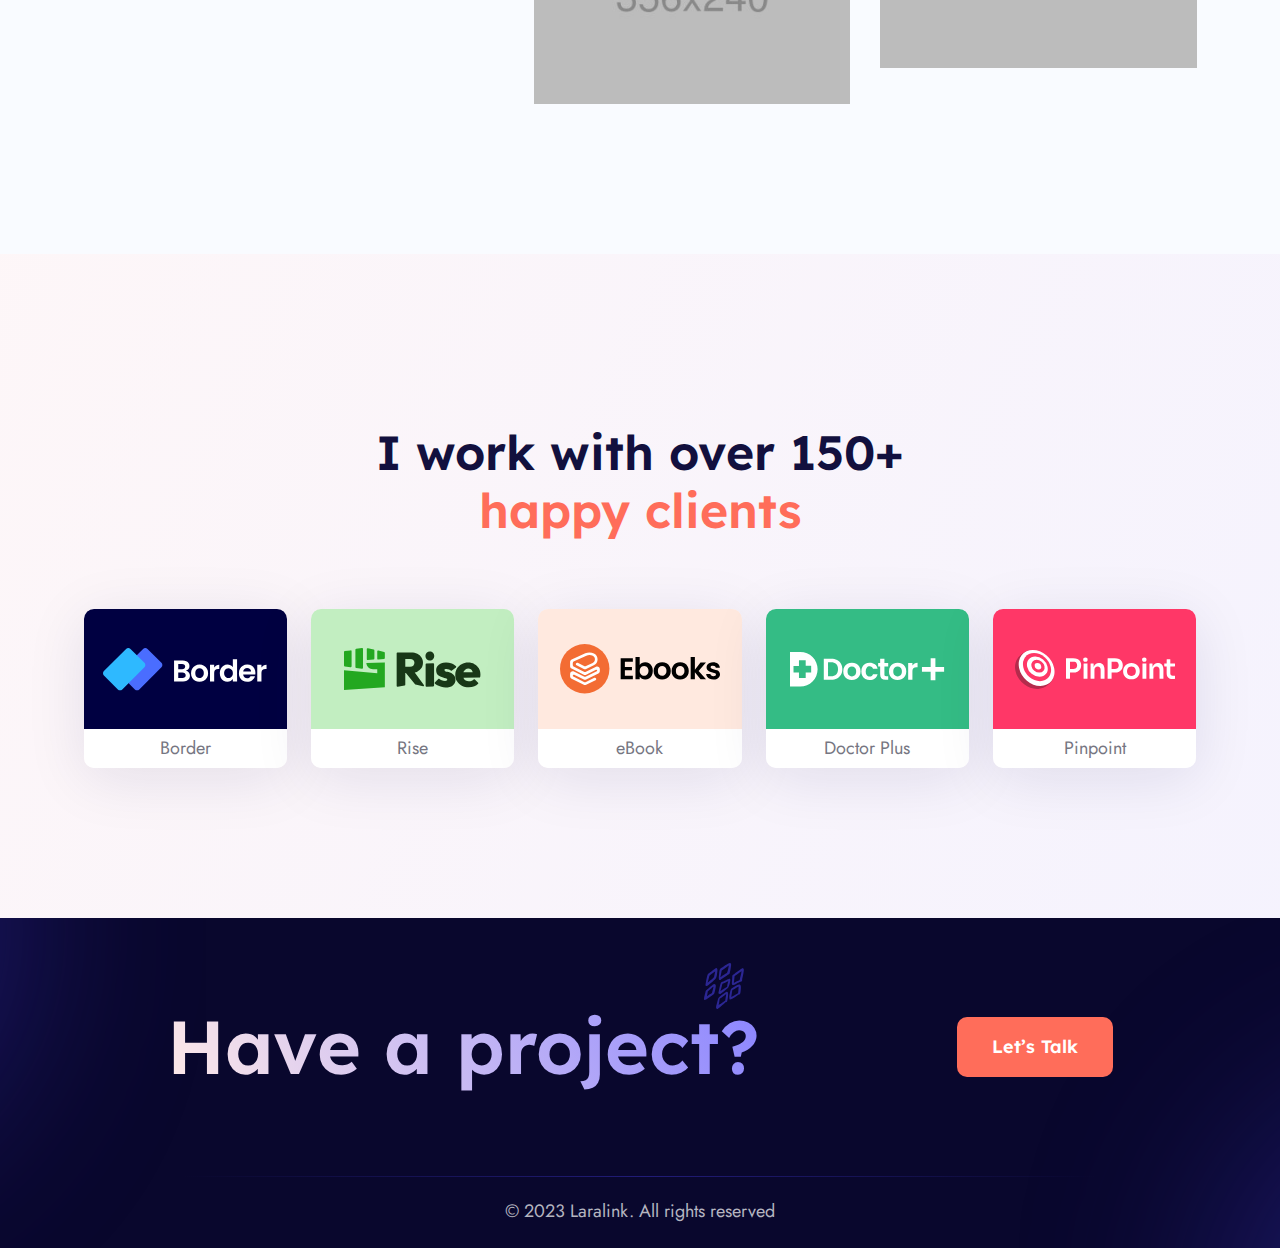
<file: about.html>
<!DOCTYPE html>
<html class="no-js" lang="en">

<head>
  <!-- Meta Tags -->
  <meta charset="utf-8">
  <meta http-equiv="x-ua-compatible" content="ie=edge">
  <meta name="viewport" content="width=device-width, initial-scale=1">
  <meta name="author" content="Laralink">
  <!-- Favicon Icon -->
  <link rel="icon" href="assets/img/favicon.png">
  <!-- Site Title -->
  <title>Portm - About Me Designer</title>
  <link rel="stylesheet" href="assets/css/plugins/bootstrap.min.css">
  <link rel="stylesheet" href="assets/css/plugins/fontawesome.min.css">
  <link rel="stylesheet" href="assets/css/plugins/odometer-theme-default.css">
  <link rel="stylesheet" href="assets/css/plugins/select2.min.css">
  <link rel="stylesheet" href="assets/css/plugins/animate.css">
  <link rel="stylesheet" href="assets/css/style.css">
</head>

<body>
  <div class="cs_preloader cs_center">
    <div class="cs_preloader_in"></div>
  </div>

  <!-- Start Header Section -->
  <header class="cs_site_header cs_style_1 cs_sticky_header">
    <div class="cs_main_header">
      <div class="container">
        <div class="cs_main_header_in">
          <div class="cs_main_header_left">
            <a class="cs_site_branding" href="index.html">
              <img src="assets/img/logo.svg" alt="Logo">
            </a>
          </div>
          <div class="cs_main_header_center">
            <div class="cs_nav">
              <ul class="cs_nav_list">
                <li class="menu-item-has-children"><a href="index.html">Home</a>
                  <ul>
                    <li><a href="index.html">Designer Landing</a></li>
                    <li><a href="home-v2.html">Developer Landing</a></li>
                  </ul>
                </li>
                <li class="active menu-item-has-children"><a href="about.html">About</a>
                  <ul>
                    <li><a href="about.html">Designer About</a></li>
                    <li><a href="about-v2.html">Developer About</a></li>
                  </ul>
                </li>
                <li class="menu-item-has-children"><a href="portfolio.html">Portfolio</a>
                  <ul>
                    <li><a href="portfolio.html">Portfolio</a></li>
                    <li><a href="portfolio-details.html">Portfolio Details</a></li>
                  </ul>
                </li>
                <li class="menu-item-has-children"><a href="#">Pages</a>
                  <ul>
                    <li><a href="testimonial.html">Testimonial</a></li>
                    <li><a href="faq.html">FAQ</a></li>
                    <li><a href="404.html">Error 404</a></li>
                  </ul>
                </li>
                <li class="menu-item-has-children"><a href="blog.html">Blog</a>
                  <ul>
                    <li><a href="blog.html">Blog</a></li>
                    <li><a href="blog-details.html">Blog Details</a></li>
                  </ul>
                </li>
                <li> <a href="contact.html">Contact</a></li>
              </ul>
            </div>
          </div>
          <div class="cs_main_header_right">
            <a href="contact.html" class="cs_btn cs_style_1 cs_primary_font"><span>Hire Me</span></a>
          </div>
        </div>
      </div>
    </div>
  </header>
  <!-- End Header Section -->

  <!-- Main content inside start-->
  <main>
    <!-- Start Hero Section -->
    <section class="cs_hero cs_style_3 cs_filled_bg cs_center text-center" data-src="assets/img/bg/hero_bg_5.svg">
      <div class="container">
        <div class="cs_height_45 cs_height_lg_45"></div>
        <p class="cs_white_color text-uppercase cs_mb_10">Hi, i am</p>
        <h1 class="cs_hero_title cs_font_92 cs_extra_bold wow fadeInUp" data-wow-duration="0.8s" data-wow-delay="0.2s"><span class="cs_gradient_text_2">Jonathon Deo</span></h1>
        <ol class="breadcrumb">
          <li class="breadcrumb-item"><a href="index.html">Home</a></li>
          <li class="breadcrumb-item active">About</li>
        </ol>
      </div>
    </section>
    <!-- Start Hero Section -->

    <!-- Start About Section -->
    <section class="position-relative">
      <div class="cs_height_140 cs_height_lg_70"></div>
      <div class="container">
        <div class="row">
          <div class="col-lg-6">
            <h3 class="cs_font_48 cs_semi_bold mb-0">I'm currently working as a.<span class="cs_accent_color">
                freelancer</span></h3>
            <div class="cs_height_20 cs_height_lg_10"></div>
            <p class="mb-0">Lorem ipsum dolor sit amet, consectetuer adipiscing elit. Aenean commodo ligula
              eget dolor. Aenean massa. Cum sociis natoque penatibus et magnis dis parturient montes, nascetur ridiculus
              mus.
            </p>
            <div class="cs_height_lg_15"></div>
          </div>
          <div class="col-lg-5 offset-lg-1 align-self-end">
            <p class="mb-0">
              Lorem ipsum dolor sit amet, consectetuer adipiscing elit. Aenean commodo ligula eget dolor. Aenean
              massa. Cum sociis natoque penatibus et magnis
            </p>
          </div>
        </div>
        <div class="cs_height_55 cs_height_lg_30"></div>
      </div>
      <div class="container">
        <div class="row">
          <div class="col-lg-6">
            <div class="cs_image_box cs_radius_20 overflow-hidden">
              <img class="w-100" src="assets/img/hero/hero_about_1.jpg" alt="">
            </div>
            <div class="cs_height_lg_30"></div>
          </div>
          <div class="col-lg-5 offset-lg-1">
            <div class="cs_about cs_style_1 cs_type_1">
              <h4 class="cs_about_subtitle cs_font_36 cs_semi_bold">In summary</h4>
              <ul class="cs_mp_0 cs_about_summary_list">
                <li>
                  <p class="m-0 text-capitalize">Nickname</p>
                  <h5 class="cs_font_20 m-0 cs_semi_bold">John</h5>
                </li>
                <li>
                  <p class="m-0 text-capitalize">Nationality</p>
                  <h5 class="cs_font_20 m-0 cs_semi_bold">American</h5>
                </li>
                <li>
                  <p class="m-0 text-capitalize">Current Location</p>
                  <h5 class="cs_font_20 m-0 cs_semi_bold">Deer Trail, CO 80105, United States</h5>
                </li>
                <li>
                  <p class="m-0 text-capitalize">Education</p>
                  <h5 class="cs_font_20 m-0 cs_semi_bold">MBA in Computer Science Engineering</h5>
                </li>
                <li>
                  <p class="m-0 text-capitalize">Hobby</p>
                  <h5 class="cs_font_20 m-0 cs_semi_bold">Gardening</h5>
                </li>
                <li>
                  <p class="m-0 text-capitalize">Interests</p>
                  <h5 class="cs_font_20 m-0 cs_semi_bold">Traveling, Cricket, Football, Design, Reading Book, Cooking,
                    Biking, Excercise</h5>
                </li>
                <li>
                  <p class="m-0 text-capitalize">email</p>
                  <h5 class="cs_font_20 m-0 cs_semi_bold wow fadeInLeft" data-wow-duration="0.8s" data-wow-delay="0.2s">name@gmail.com</h5>
                </li>
              </ul>
            </div>
          </div>
        </div>
      </div>
      <div class="cs_height_150 cs_height_lg_80"></div>
    </section>
    <!-- End About Section -->

    <!-- Start Slill and Education Section -->
    <section class="cs_100_bg position-relative" data-src="assets/img/bg/ed_and_skill_bg.png">
      <div class="cs_slill_shape_1 position-absolute">
        <img src="assets/img/skills_shape_1.svg" alt="skill and education ">
      </div>
      <div class="cs_height_140 cs_height_lg_80"></div>
      <div class="container">
        <div>
          <div class="d-lg-flex justify-content-between">
            <div class="cs_section_heading cs_style_1">
              <h2 class="cs_section_title cs_font_48 cs_semi_bold wow fadeInUp" data-wow-duration="0.8s" data-wow-delay="0.2s">I'm great in what I do<br> and <span
                  class="cs_accent_color">I'm loving it</span>
              </h2>
            </div>
            <div class="align-self-end">
              <div class="cs_height_25 cs_height_lg_25"></div>
              <a class="cs_portfolio_text_btn d-inline-flex cs_gap_25 align-items-center cs_font_24 cs_accent_color cs_semi_bold"
                href="contact.html">
                <span class="cs_text_btn">Hire Me</span>
                <span class="cs_circle_btn cs_style_1 cs_accent_color cs_center rounded-circle">
                  <svg width="15" height="15" viewBox="0 0 15 15" fill="none" xmlns="http://www.w3.org/2000/svg">
                    <path d="M1 14L14 1" stroke="currentColor" stroke-width="2" stroke-linecap="round"
                      stroke-linejoin="round" />
                    <path d="M1 1H14V14" stroke="currentColor" stroke-width="2" stroke-linecap="round"
                      stroke-linejoin="round" />
                  </svg>
                  <svg width="15" height="15" viewBox="0 0 15 15" fill="none" xmlns="http://www.w3.org/2000/svg">
                    <path d="M1 14L14 1" stroke="currentColor" stroke-width="2" stroke-linecap="round"
                      stroke-linejoin="round" />
                    <path d="M1 1H14V14" stroke="currentColor" stroke-width="2" stroke-linecap="round"
                      stroke-linejoin="round" />
                  </svg>
                </span>
              </a>
            </div>
          </div>
          <div class="cs_height_70 cs_height_lg_40"></div>
        </div>
        <div class="row">
          <div class="col-lg-6">
            <div class="cs_education_wrap">
              <h3 class="cs_font_36 mb-0">Education</h3>
              <div class="cs_height_25 cs_height_lg_15"></div>
              <div class="cs_iconbox cs_style_3 cs_type_1 d-flex align-items-center">
                <div class="cs_iconbox_icon cs_accent_color cs_filled_bg cs_center"
                  data-src="assets/img/bg/iconbox_bg_3.svg">
                  <svg width="37" height="32" viewBox="0 0 37 32" fill="none" xmlns="http://www.w3.org/2000/svg">
                    <path
                      d="M25.7148 26.5142C26.5064 26.1679 27.2705 25.762 28.0006 25.2999V30.8571C28.0006 31.1602 27.8802 31.4509 27.6659 31.6653C27.4515 31.8796 27.1608 32 26.8577 32C26.5546 32 26.2639 31.8796 26.0496 31.6653C25.8353 31.4509 25.7148 31.1602 25.7148 30.8571V26.5142ZM17.2719 9.74253C17.1334 10.0126 17.1052 10.3258 17.1932 10.6163C17.2811 10.9068 17.4783 11.1518 17.7433 11.2997L24.4291 14.8569L26.8577 13.5569L18.829 9.2711C18.559 9.13267 18.2457 9.10445 17.9553 9.19239C17.6648 9.28033 17.4198 9.47755 17.2719 9.74253ZM35.9721 9.2711L18.829 0.128104C18.6605 0.0438581 18.4746 0 18.2862 0C18.0977 0 17.9119 0.0438581 17.7433 0.128104L0.600192 9.2711C0.418457 9.37089 0.266872 9.51768 0.161288 9.69611C0.0557045 9.87454 0 10.0781 0 10.2854C0 10.4927 0.0557045 10.6962 0.161288 10.8747C0.266872 11.0531 0.418457 11.1999 0.600192 11.2997L4.00024 13.0997V20.2141C3.99809 20.7046 4.15889 21.182 4.45739 21.5713C5.58598 23.0856 9.9289 27.9999 18.2862 27.9999C20.8397 28.0212 23.3697 27.5104 25.7148 26.4999V15.5426L24.4291 14.8569L18.2862 18.1284L5.68598 11.414L3.57166 10.2854L18.2862 2.44242L33.0007 10.2854L30.8863 11.414L26.8577 13.5569L27.4006 13.8426C27.5938 13.9542 27.7521 14.1174 27.8577 14.314C27.9527 14.4791 28.0021 14.6665 28.0006 14.8569V25.2999C29.5792 24.3068 30.9717 23.0448 32.1149 21.5713C32.4134 21.182 32.5742 20.7046 32.5721 20.2141V13.0997L35.9721 11.2997C36.1539 11.1999 36.3055 11.0531 36.411 10.8747C36.5166 10.6962 36.5723 10.4927 36.5723 10.2854C36.5723 10.0781 36.5166 9.87454 36.411 9.69611C36.3055 9.51768 36.1539 9.37089 35.9721 9.2711Z"
                      fill="currentColor" />
                  </svg>
                </div>
                <div class="cs_iconbox_info">
                  <p class="cs_iconbox_text mb-0">Harvard University</p>
                  <h3 class="cs_iconbox_title cs_font_24 cs_semi_bold mb-0">MBA in CSE (2015 - 2016)</h3>
                </div>
              </div>
              <div class="cs_iconbox cs_style_3 cs_type_1 d-flex align-items-center">
                <div class="cs_iconbox_icon cs_accent_color cs_filled_bg cs_center"
                  data-src="assets/img/bg/iconbox_bg_3.svg">
                  <svg width="37" height="32" viewBox="0 0 37 32" fill="none" xmlns="http://www.w3.org/2000/svg">
                    <path
                      d="M25.7148 26.5142C26.5064 26.1679 27.2705 25.762 28.0006 25.2999V30.8571C28.0006 31.1602 27.8802 31.4509 27.6659 31.6653C27.4515 31.8796 27.1608 32 26.8577 32C26.5546 32 26.2639 31.8796 26.0496 31.6653C25.8353 31.4509 25.7148 31.1602 25.7148 30.8571V26.5142ZM17.2719 9.74253C17.1334 10.0126 17.1052 10.3258 17.1932 10.6163C17.2811 10.9068 17.4783 11.1518 17.7433 11.2997L24.4291 14.8569L26.8577 13.5569L18.829 9.2711C18.559 9.13267 18.2457 9.10445 17.9553 9.19239C17.6648 9.28033 17.4198 9.47755 17.2719 9.74253ZM35.9721 9.2711L18.829 0.128104C18.6605 0.0438581 18.4746 0 18.2862 0C18.0977 0 17.9119 0.0438581 17.7433 0.128104L0.600192 9.2711C0.418457 9.37089 0.266872 9.51768 0.161288 9.69611C0.0557045 9.87454 0 10.0781 0 10.2854C0 10.4927 0.0557045 10.6962 0.161288 10.8747C0.266872 11.0531 0.418457 11.1999 0.600192 11.2997L4.00024 13.0997V20.2141C3.99809 20.7046 4.15889 21.182 4.45739 21.5713C5.58598 23.0856 9.9289 27.9999 18.2862 27.9999C20.8397 28.0212 23.3697 27.5104 25.7148 26.4999V15.5426L24.4291 14.8569L18.2862 18.1284L5.68598 11.414L3.57166 10.2854L18.2862 2.44242L33.0007 10.2854L30.8863 11.414L26.8577 13.5569L27.4006 13.8426C27.5938 13.9542 27.7521 14.1174 27.8577 14.314C27.9527 14.4791 28.0021 14.6665 28.0006 14.8569V25.2999C29.5792 24.3068 30.9717 23.0448 32.1149 21.5713C32.4134 21.182 32.5742 20.7046 32.5721 20.2141V13.0997L35.9721 11.2997C36.1539 11.1999 36.3055 11.0531 36.411 10.8747C36.5166 10.6962 36.5723 10.4927 36.5723 10.2854C36.5723 10.0781 36.5166 9.87454 36.411 9.69611C36.3055 9.51768 36.1539 9.37089 35.9721 9.2711Z"
                      fill="currentColor" />
                  </svg>
                </div>
                <div class="cs_iconbox_info">
                  <p class="cs_iconbox_text mb-0">Harvard University</p>
                  <h3 class="cs_iconbox_title cs_font_24 cs_semi_bold mb-0">B.Sc in CSE(2010 - 2014)</h3>
                </div>
              </div>
              <div class="cs_iconbox cs_style_3 cs_type_1 d-flex align-items-center">
                <div class="cs_iconbox_icon cs_accent_color cs_filled_bg cs_center"
                  data-src="assets/img/bg/iconbox_bg_3.svg">
                  <svg width="37" height="32" viewBox="0 0 37 32" fill="none" xmlns="http://www.w3.org/2000/svg">
                    <path
                      d="M25.7148 26.5142C26.5064 26.1679 27.2705 25.762 28.0006 25.2999V30.8571C28.0006 31.1602 27.8802 31.4509 27.6659 31.6653C27.4515 31.8796 27.1608 32 26.8577 32C26.5546 32 26.2639 31.8796 26.0496 31.6653C25.8353 31.4509 25.7148 31.1602 25.7148 30.8571V26.5142ZM17.2719 9.74253C17.1334 10.0126 17.1052 10.3258 17.1932 10.6163C17.2811 10.9068 17.4783 11.1518 17.7433 11.2997L24.4291 14.8569L26.8577 13.5569L18.829 9.2711C18.559 9.13267 18.2457 9.10445 17.9553 9.19239C17.6648 9.28033 17.4198 9.47755 17.2719 9.74253ZM35.9721 9.2711L18.829 0.128104C18.6605 0.0438581 18.4746 0 18.2862 0C18.0977 0 17.9119 0.0438581 17.7433 0.128104L0.600192 9.2711C0.418457 9.37089 0.266872 9.51768 0.161288 9.69611C0.0557045 9.87454 0 10.0781 0 10.2854C0 10.4927 0.0557045 10.6962 0.161288 10.8747C0.266872 11.0531 0.418457 11.1999 0.600192 11.2997L4.00024 13.0997V20.2141C3.99809 20.7046 4.15889 21.182 4.45739 21.5713C5.58598 23.0856 9.9289 27.9999 18.2862 27.9999C20.8397 28.0212 23.3697 27.5104 25.7148 26.4999V15.5426L24.4291 14.8569L18.2862 18.1284L5.68598 11.414L3.57166 10.2854L18.2862 2.44242L33.0007 10.2854L30.8863 11.414L26.8577 13.5569L27.4006 13.8426C27.5938 13.9542 27.7521 14.1174 27.8577 14.314C27.9527 14.4791 28.0021 14.6665 28.0006 14.8569V25.2999C29.5792 24.3068 30.9717 23.0448 32.1149 21.5713C32.4134 21.182 32.5742 20.7046 32.5721 20.2141V13.0997L35.9721 11.2997C36.1539 11.1999 36.3055 11.0531 36.411 10.8747C36.5166 10.6962 36.5723 10.4927 36.5723 10.2854C36.5723 10.0781 36.5166 9.87454 36.411 9.69611C36.3055 9.51768 36.1539 9.37089 35.9721 9.2711Z"
                      fill="currentColor" />
                  </svg>
                </div>
                <div class="cs_iconbox_info">
                  <p class="cs_iconbox_text mb-0">Harvard University</p>
                  <h3 class="cs_iconbox_title cs_font_24 cs_semi_bold mb-0">Secondary School (2002 - 2009)</h3>
                </div>
              </div>
            </div>
            <div class="cs_height_lg_40"></div>
          </div>
          <div class="col-lg-6">
            <div class="cs_slill_wrap cs_pl_70">
              <h3 class="cs_font_36 mb-0">Slills</h3>
              <div class="cs_height_25 cs_height_lg_15"></div>
              <div class="cs_progressbar cs_style_2">
                <div class="label cs_font_20 cs_semi_bold">Communication</div>
                <h3 class="cs_progressbar_head cs_ternary_color cs_normal cs_font_14 text-end">95%</h3>
                <div class="cs_progress" data-progress="95">
                  <div class="cs_progress_in"></div>
                </div>
              </div>
              <div class="cs_progressbar cs_style_2">
                <div class="label cs_font_20 cs_semi_bold">Problem Solving</div>
                <h3 class="cs_progressbar_head cs_ternary_color cs_normal cs_font_14 text-end">70%</h3>
                <div class="cs_progress" data-progress="70">
                  <div class="cs_progress_in"></div>
                </div>
              </div>
              <div class="cs_progressbar cs_style_2">
                <div class="label cs_font_20 cs_semi_bold">Web Application</div>
                <h3 class="cs_progressbar_head cs_ternary_color cs_normal cs_font_14 text-end">90%</h3>
                <div class="cs_progress" data-progress="90">
                  <div class="cs_progress_in"></div>
                </div>
              </div>
              <div class="cs_progressbar cs_style_2">
                <div class="label cs_font_20 cs_semi_bold">Algorithm & Data Structure</div>
                <h3 class="cs_progressbar_head cs_ternary_color cs_normal cs_font_14 text-end">75%</h3>
                <div class="cs_progress" data-progress="75">
                  <div class="cs_progress_in"></div>
                </div>
              </div>
            </div>
          </div>
        </div>
      </div>
      <div class="cs_height_150 cs_height_lg_80"></div>
    </section>
    <!-- End Slill and Education Section -->

    <!-- Start Gallery Section -->
    <section class="position-relative">
      <div class="cs_service_shape_1 position-absolute">
        <img src="assets/img/service_shape_1.svg" alt="">
      </div>
      <div class="cs_height_150 cs_height_lg_80"></div>
      <div class="container">
        <div class="row cs_tabs cs_style_1">
          <div class="col-lg-4">
            <div class="cs_section_heading cs_style_1">
              <p class="cs_section_subtitle cs_accent_color_2 cs_font_16 wow fadeInLeft" data-wow-duration="0.8s" data-wow-delay="0.2s">
                <span>How I Live</span>
                <svg width="23" height="20" viewBox="0 0 23 20" fill="none" xmlns="http://www.w3.org/2000/svg">
                  <path
                    d="M3.97591 14.5618C-0.971171 8.81681 -0.577793 3.06974 4.89025 1.37857C6.56088 0.858827 8.75716 1.23766 10.0143 2.25224L10.659 2.77411L11.539 2.18776C16.6218 -1.25827 23.3933 4.25223 20.9381 9.82952C18.7034 14.9013 10.8697 20.637 9.09113 18.5076C8.56387 17.8715 8.8053 17.7662 10.1306 18.0209C11.3936 18.2634 16.8827 12.8513 18.1731 10.0825C19.7277 6.75962 19.2971 5.02257 16.4256 2.95039C15.2389 2.1019 13.4897 2.59489 12.1834 4.176C11.1518 5.40313 10.0176 5.5552 9.00115 4.12668C6.12036 0.110156 1.92139 3.63334 3.44169 8.7862C4.07799 10.9138 4.70403 11.9614 7.02448 14.7108C8.60384 16.5728 8.65482 16.6628 8.17596 16.9503C7.26361 17.5074 5.75209 16.6451 3.97591 14.5618Z"
                    fill="#342EAD" />
                  <path
                    d="M14.9467 5.0654C14.1851 4.96639 14.7719 4.08671 15.4928 4.29588C16.0891 4.48073 16.9235 4.79201 17.2943 5.68325C17.6984 6.61905 17.0386 7.57974 16.6328 7.49297C16.2739 7.41916 16.1452 7.02459 16.1486 6.20635C16.1521 5.3881 15.7082 5.1644 14.9467 5.0654Z"
                    fill="#342EAD" />
                  <path
                    d="M16.9264 9.85448C15.938 10.1378 15.1442 9.42309 15.564 8.89173C15.8833 8.50455 17.1593 8.40681 17.5481 8.75687C17.8729 9.06399 17.7018 9.62863 16.9264 9.85448Z"
                    fill="#342EAD" />
                </svg>

              </p>
              <h2 class="cs_section_title cs_font_48 cs_semi_bold">Moments<br> of <span class="cs_accent_color">my
                  life</span>
              </h2>
            </div>
            <div class="cs_height_30 cs_height_lg_20"></div>
            <div>
              <ul class="cs_tab_links cs_mp_0">
                <li class="active"><a class="text-uppercase " href="travel">travel</a></li>
                <li><a class="text-uppercase " href="creativity">creativity</a></li>
                <li><a class="text-uppercase " href="moments">moments</a></li>
              </ul>
              <div class="cs_tab_body">
                <div class="cs_tab active" data-id="travel">
                  <p class="m-0">Lorem ipsum dolor sit amet, <span class="cs_accent_color">consectetuer adipiscing
                      elit</span>. Cum sociis natoque penatibus et magnis dis parturient montes,<span
                      class="cs_accent_color"> nascetur ridiculus</span> mus. Donec quam felis, ultricies nec, <span class="cs_accent_color_2">pellentesque eu</span>, pretium quis, sem. Nulla consequat massa quis enim.</p>
                </div>
                <div class="cs_tab" data-id="creativity">
                  <p class="m-0">Lorem ipsum dolor sit amet, consectetur adipisicing elit. Ipsa deleniti adipisci culpa? Quos sit dolore magnam minima, optio nobis commodi!</p>
                </div>
                <div class="cs_tab" data-id="moments">
                  <p class="m-0">Lorem ipsum dolor sit amet, <span class="cs_accent_color">consectetuer adipiscing elit</span>. Cum sociis natoque penatibus et magnis dis parturient montes,<span class="cs_accent_color"> nascetur ridiculus</span> mus. Donec quam felis, ultricies nec, <span class="cs_accent_color_2">pellentesque eu</span>, pretium quis, sem. Nulla consequat massa quis enim.</p>
                </div>
              </div>
            </div>
            <div class="cs_height_lg_30"></div>
          </div>
          <div class="col-lg-8">
            <div class="cs_pl_70 cs_tab active" data-id="travel">
              <div class="cs_gallery_grid">
                <div class="cs_gallery cs_style_1">
                  <img class="w-100" src="assets/img/gallery/gallery_1.jpg" alt="">
                </div>
                <div class="cs_gallery cs_style_1">
                  <img class="w-100" src="assets/img/gallery/gallery_3.jpg" alt="">
                </div>
                <div class="cs_gallery cs_style_1">
                  <img class="w-100" src="assets/img/gallery/gallery_2.jpg" alt="">
                </div>
                <div class="cs_gallery cs_style_1">
                  <img class="w-100" src="assets/img/gallery/gallery_4.jpg" alt="">
                </div>
              </div>
            </div>
            <div class="cs_pl_70 cs_tab" data-id="creativity">
              <div class="cs_gallery_grid">
                <div class="cs_gallery cs_style_1">
                  <img class="w-100" src="assets/img/gallery/gallery_5.jpeg" alt="">
                </div>
                <div class="cs_gallery cs_style_1">
                  <img class="w-100" src="assets/img/gallery/gallery_6.jpeg" alt="">
                </div>
                <div class="cs_gallery cs_style_1">
                  <img class="w-100" src="assets/img/gallery/gallery_7.jpeg" alt="">
                </div>
                <div class="cs_gallery cs_style_1">
                  <img class="w-100" src="assets/img/gallery/gallery_8.jpeg" alt="">
                </div>
              </div>
            </div>
            <div class="cs_pl_70 cs_tab" data-id="moments">
              <div class="cs_gallery_grid">
                <div class="cs_gallery cs_style_1">
                  <img class="w-100" src="assets/img/gallery/gallery_9.jpeg" alt="">
                </div>
                <div class="cs_gallery cs_style_1">
                  <img class="w-100" src="assets/img/gallery/gallery_10.jpeg" alt="">
                </div>
                <div class="cs_gallery cs_style_1">
                  <img class="w-100" src="assets/img/gallery/gallery_11.jpeg" alt="">
                </div>
                <div class="cs_gallery cs_style_1">
                  <img class="w-100" src="assets/img/gallery/gallery_12.jpeg" alt="">
                </div>
              </div>
            </div>
          </div>
        </div>
      </div>
      <div class="cs_height_150 cs_height_lg_80"></div>
    </section>
    <!-- End Gallery Section -->

    <!-- Start Brand Section -->
    <section class="cs_filled_bg" data-src="assets/img/bg/brands_bg_1.svg">
      <div class="cs_height_145 cs_height_lg_80"></div>
      <div class="container">
        <div class="cs_section_heading cs_style_1 text-center">
          <p class="cs_section_subtitle cs_center cs_accent_color_2 cs_font_16 wow fadeInUp" data-wow-duration="0.8s" data-wow-delay="0.2s">
            <span>Happy Client</span>
            <svg width="23" height="20" viewBox="0 0 23 20" fill="none" xmlns="http://www.w3.org/2000/svg">
              <path fill-rule="evenodd" clip-rule="evenodd"
                d="M5.63864 4.46024C5.74235 4.77137 5.82303 5.07098 5.82303 5.12859C5.82303 5.17469 5.43122 5.22079 4.94724 5.22079C4.20975 5.22079 2.4006 5.42821 1.50178 5.6241C1.19065 5.69324 0.418574 6.30397 0.165061 6.69576C-0.249779 7.31802 0.176573 9.39223 0.787309 9.71488C0.983206 9.81859 0.994774 9.85315 0.833448 10.1643C0.418608 10.9594 0.718203 12.1578 1.57093 13.0797C1.98577 13.5291 2.0434 13.6559 2.0434 14.1283C2.0434 14.8428 2.36603 15.4305 3.11504 16.1103C3.48379 16.4445 3.77188 16.8132 3.81798 17.0091C4.30196 18.9912 7.36716 19.7056 12.23 18.9681C14.8458 18.5763 14.8804 18.5648 15.1108 18.7953C15.4796 19.141 15.929 19.2677 16.7586 19.2677C17.4501 19.2677 17.5538 19.3023 17.7612 19.5673C18.0608 19.9476 18.8444 20.0859 19.8354 19.9476C20.2157 19.89 20.7342 19.8439 20.9993 19.8439C21.7368 19.8439 21.9903 19.5904 21.6331 19.2216C21.3795 18.9566 21.2643 18.922 20.4807 18.922C19.1671 18.922 19.2592 19.3138 18.9712 12.6994C18.902 11.2129 18.8213 9.27699 18.7752 8.40122C18.683 6.44226 18.5563 6.56902 20.6074 6.6612C22.382 6.74187 22.7277 6.6612 22.3359 6.22331C21.8519 5.68171 20.3309 5.33602 18.4756 5.33602H18.0838C17.9225 5.33602 17.7727 5.40516 17.669 5.52039C17.5653 5.63562 17.5077 5.78542 17.5077 5.94675C17.5192 6.20026 17.5307 6.41921 17.5307 6.38464L16.1479 6.40768C14.7882 6.43073 14.7651 6.43073 14.7767 6.68424C14.7882 7.02994 14.6845 7.01841 13.8894 6.53443C13.1634 6.09655 12.8523 5.65867 11.2505 2.82393C10.7089 1.85597 10.248 1.18762 9.83312 0.73821C8.18528 -1.05943 4.40565 0.519258 5.63864 4.46024ZM8.32361 0.807347C8.65779 1.07238 9.02653 1.83292 9.41833 3.07744C10.225 5.63562 12.0341 7.47936 14.5347 8.28599L14.8804 8.40122C14.9034 9.12719 15.0187 14.9349 15.0532 17.0437L13.9239 17.1129C12.7716 17.1935 9.56813 17.6545 8.55408 17.8964C7.02147 18.2537 5.25839 17.4355 5.25839 16.3754C5.25839 16.191 5.20078 16.0412 5.14316 16.0412C4.38262 16.0412 3.21878 14.0822 3.65666 13.5521C3.7258 13.4715 3.58751 13.2756 3.29943 12.9875C2.56194 12.2846 2.45821 11.9965 2.53888 10.8326C2.60802 9.86468 2.59652 9.83011 2.33148 9.64573C1.55942 9.13871 1.4096 7.53697 2.08948 7.09908C2.26233 6.98385 3.13807 6.85709 4.70524 6.70728C7.88568 6.40768 7.68978 6.63815 7.18276 3.81493C6.74487 1.55636 7.3326 0.0122374 8.32361 0.807347ZM17.6114 18.0001C17.5998 18.0001 16.5628 18.0001 16.5973 18.0001L16.1709 7.62915C16.194 7.62915 17.3579 7.62915 17.3118 7.62915C17.4616 13.2641 17.2657 11.0285 17.6114 18.0001Z"
                fill="#342EAD" />
            </svg>
          </p>
          <h2 class="cs_section_title cs_font_48 cs_semi_bold">I work with over 150+<br> <span
              class="cs_accent_color">happy clients</span>
          </h2>
          <div class="cs_height_70 cs_height_lg_40"></div>
        </div>
        <div class="cs_brands cs_style_1 cs_type_1">
          <div class="cs_brand overflow-hidden cs_radius_10 text-center">
            <div class="cs_brand_logo_wrap cs_center cs_brand_bg_1">
              <img class="cs_brand_logo" src="assets/img/client/c1.svg" alt="">
            </div>
            <p class="m-0 cs_white_bg">Border</p>
          </div>
          <div class="cs_brand overflow-hidden cs_radius_10 text-center">
            <div class="cs_brand_logo_wrap cs_center cs_brand_bg_2">
              <img class="cs_brand_logo" src="assets/img/client/c2.svg" alt="">
            </div>
            <p class="m-0 cs_white_bg">Rise</p>
          </div>
          <div class="cs_brand overflow-hidden cs_radius_10 text-center">
            <div class="cs_brand_logo_wrap cs_center cs_brand_bg_3">
              <img class="cs_brand_logo" src="assets/img/client/c3.svg" alt="">
            </div>
            <p class="m-0 cs_white_bg">eBook</p>
          </div>
          <div class="cs_brand overflow-hidden cs_radius_10 text-center">
            <div class="cs_brand_logo_wrap cs_center cs_brand_bg_4">
              <img class="cs_brand_logo" src="assets/img/client/c4.svg" alt="">
            </div>
            <p class="m-0 cs_white_bg">Doctor Plus</p>
          </div>
          <div class="cs_brand overflow-hidden cs_radius_10 text-center">
            <div class="cs_brand_logo_wrap cs_center cs_brand_bg_5">
              <img class="cs_brand_logo" src="assets/img/client/c5.svg" alt="">
            </div>
            <p class="m-0 cs_white_bg">Pinpoint</p>
          </div>
        </div>
      </div>
      <div class="cs_height_150 cs_height_lg_80"></div>
    </section>
    <!-- End Brand Section -->
  </main>
  <!-- Main content inside end-->

  <!-- Start Footer -->
  <footer class="cs_footer cs_style_1 cs_filled_bg position-relative" data-src="assets/img/bg/footer_bg.svg">
    <div class="position-absolute cs_footer_shape_1">
      <img src="assets/img/footer_shape.svg" alt="">
    </div>
    <div class="container">
      <div class="cs_footer_cta">
        <h2 class="cs_font_92 cs_gradient_text_2 cs_semi_bold">Have a project?</h2>
        <a href="contact.html" class="cs_btn cs_style_1 cs_primary_font"><span>Let’s
            Talk</span></a>
      </div>
      <div class="cs_copyright">© 2023 <a href="#">Laralink</a>. All rights reserved</div>
    </div>
  </footer>
  <!-- End Footer -->

  <!-- Script -->
  <script src="assets/js/plugins/jquery-3.6.0.min.js"></script>
  <script src="assets/js/plugins/gsap.min.js"></script>
  <script src="assets/js/plugins/isotope.pkg.min.js"></script>
  <script src="assets/js/plugins/odometer.min.js"></script>
  <script src="assets/js/plugins/wow.min.js"></script>
  <script src="assets/js/main.js"></script>
</body>
</html>
</file>
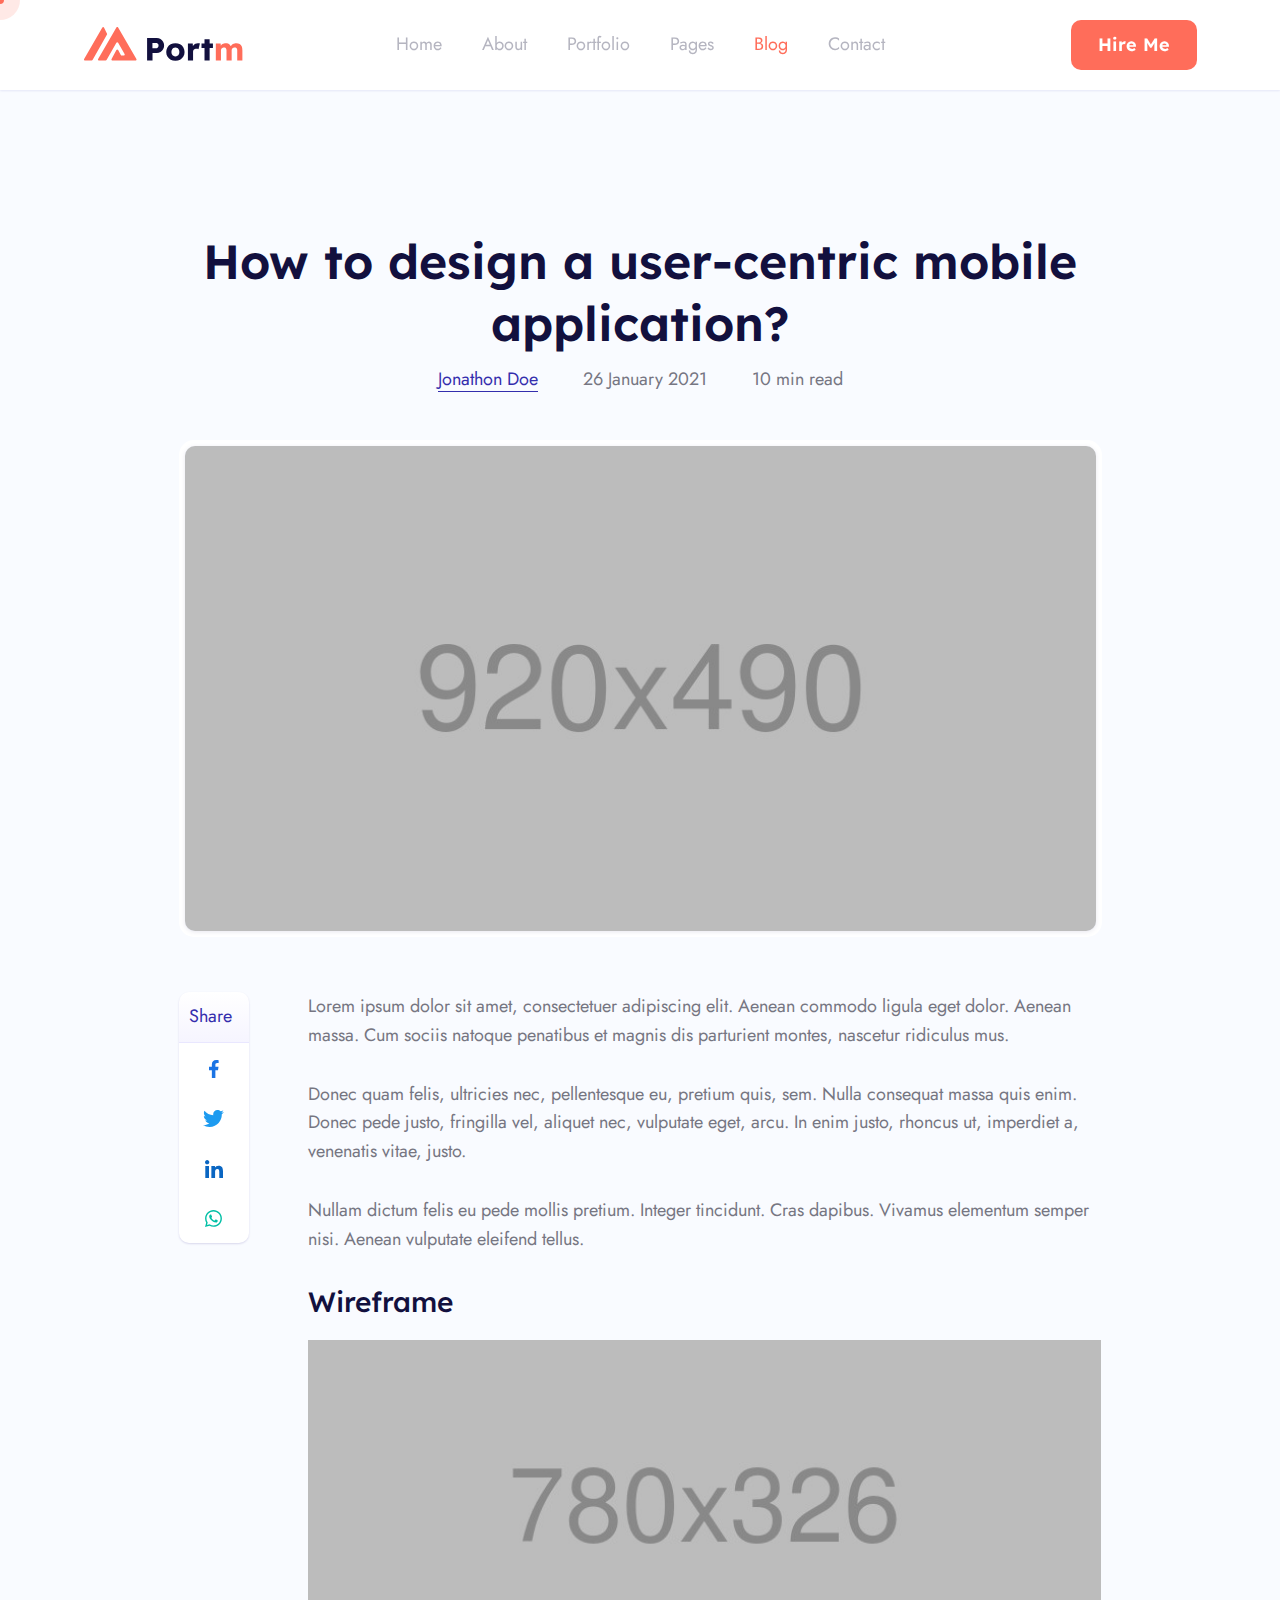
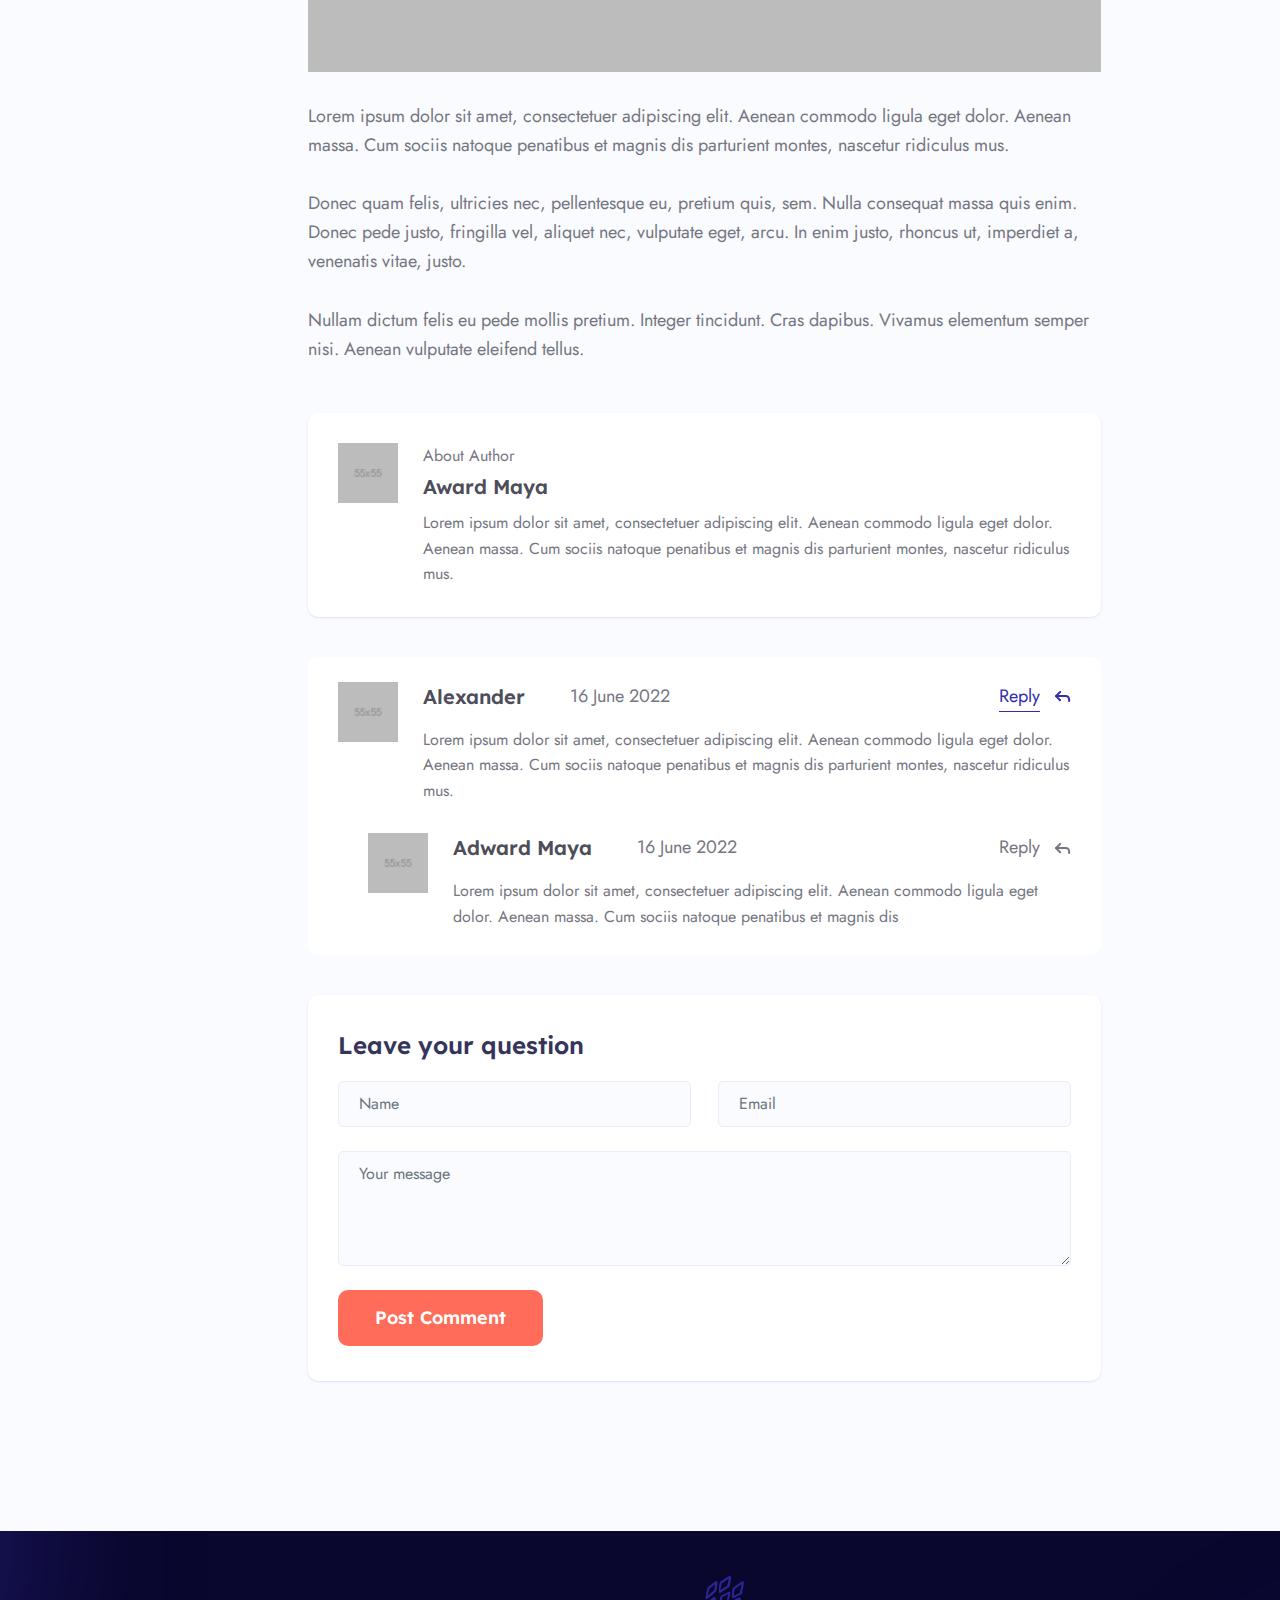
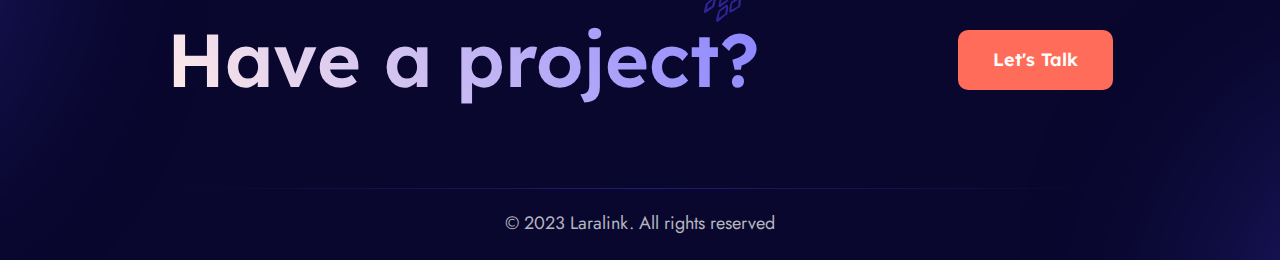
<file: blog-details.html>
<!DOCTYPE html>
<html class="no-js" lang="en">

<head>
  <!-- Meta Tags -->
  <meta charset="utf-8">
  <meta http-equiv="x-ua-compatible" content="ie=edge">
  <meta name="viewport" content="width=device-width, initial-scale=1">
  <meta name="author" content="Laralink">
  <!-- Favicon Icon -->
  <link rel="icon" href="assets/img/favicon.png">
  <!-- Site Title -->
  <title>Portm - Blog Details</title>
  <link rel="stylesheet" href="assets/css/plugins/bootstrap.min.css">
  <link rel="stylesheet" href="assets/css/plugins/fontawesome.min.css">
  <link rel="stylesheet" href="assets/css/plugins/odometer-theme-default.css">
  <link rel="stylesheet" href="assets/css/plugins/select2.min.css">
  <link rel="stylesheet" href="assets/css/plugins/animate.css">
  <link rel="stylesheet" href="assets/css/style.css">
</head>

<body>
  <div class="cs_preloader cs_center">
    <div class="cs_preloader_in"></div>
  </div>

  <!-- Start Header Section -->
  <header class="cs_site_header cs_style_1 cs_color_1 cs_sticky_header">
    <div class="cs_main_header">
      <div class="container">
        <div class="cs_main_header_in">
          <div class="cs_main_header_left">
            <a class="cs_site_branding" href="index.html">
              <img src="assets/img/logo2.svg" alt="Logo">
            </a>
          </div>
          <div class="cs_main_header_center">
            <div class="cs_nav">
              <ul class="cs_nav_list">
                <li class="menu-item-has-children"><a href="index.html">Home</a>
                  <ul>
                    <li><a href="index.html">Designer Landing</a></li>
                    <li><a href="home-v2.html">Developer Landing</a></li>
                  </ul>
                </li>
                <li class="menu-item-has-children"><a href="about.html">About</a>
                  <ul>
                    <li><a href="about.html">Designer About</a></li>
                    <li><a href="about-v2.html">Developer About</a></li>
                  </ul>
                </li>
                <li class="menu-item-has-children"><a href="portfolio.html">Portfolio</a>
                  <ul>
                    <li><a href="portfolio.html">Portfolio</a></li>
                    <li><a href="portfolio-details.html">Portfolio Details</a></li>
                  </ul>
                </li>
                <li class="menu-item-has-children"><a href="#">Pages</a>
                  <ul>
                    <li><a href="testimonial.html">Testimonial</a></li>
                    <li><a href="faq.html">FAQ</a></li>
                    <li><a href="404.html">Error 404</a></li>
                  </ul>
                </li>
                <li class="active menu-item-has-children"><a href="blog.html">Blog</a>
                  <ul>
                    <li><a href="blog.html">Blog</a></li>
                    <li><a href="blog-details.html">Blog Details</a></li>
                  </ul>
                </li>
                <li> <a href="contact.html">Contact</a></li>
              </ul>
            </div>
          </div>
          <div class="cs_main_header_right">
            <a href="contact.html" class="cs_btn cs_style_1 cs_primary_font"><span>Hire Me</span></a>
          </div>
        </div>
      </div>
    </div>
  </header>
  <!-- End Header Section -->
  
  <!-- Main content inside start-->
  <main>
    <!--Start Blog Details Section-->
    <section>
      <div class="cs_height_90 cs_height_lg_90"></div>
      <div class="cs_height_140 cs_height_lg_70"></div>
      <div class="container">
        <div class="row">
          <div class="col-lg-10 offset-lg-1">
            <div class="cs_blog_details cs_style_1">
              <h1 class="cs_blog_title cs_font_48 cs_semi_bold text-center">How to design a user-centric mobile application?</h1>
              <div class="cs_center cs_blog_meta_items">
                <span>
                  <a class="cs_text_btn cs_type_2 cs_accent_color_2 cs_accent_color_2_hover" href="#">Jonathon Doe</a>
                </span>
                <span>26 January 2021</span>
                <span>10 min read</span>
              </div>
              <div class="cs_image_box cs_style_5 cs_radius_15">
                <img class="cs_radius_10 w-100" src="assets/img/blog/blog_d2.jpg" alt="project-details">
              </div>
              <div class="row">
                <div class="col-xl-1 col-lg-2">
                  <div class="cs_social cs_style_2 cs_white_bg">
                    <div class="cs_social_title cs_accent_color_2">Share</div>
                    <div class="cs_social_wrap">
                      <a href="#"><svg width="10" height="18" viewBox="0 0 10 18" fill="none"
                          xmlns="http://www.w3.org/2000/svg">
                          <path
                            d="M9.00879 10.125L9.50871 6.86742H6.38297V4.75348C6.38297 3.86227 6.81961 2.99355 8.21953 2.99355H9.64055V0.220078C9.64055 0.220078 8.35102 0 7.11809 0C4.54395 0 2.86137 1.56023 2.86137 4.38469V6.86742H0V10.125H2.86137V18H6.38297V10.125H9.00879Z"
                            fill="#1B74E4" />
                        </svg>
                      </a>
                      <a href="#">
                        <svg width="21" height="17" viewBox="0 0 21 17" fill="none" xmlns="http://www.w3.org/2000/svg">
                          <path
                            d="M20.92 2C20.15 2.35 19.32 2.58 18.46 2.69C19.34 2.16 20.02 1.32 20.34 0.31C19.51 0.81 18.59 1.16 17.62 1.36C16.83 0.5 15.72 0 14.46 0C12.11 0 10.19 1.92 10.19 4.29C10.19 4.63 10.23 4.96 10.3 5.27C6.74 5.09 3.57 3.38 1.46 0.79C1.09 1.42 0.88 2.16 0.88 2.94C0.88 4.43 1.63 5.75 2.79 6.5C2.08 6.5 1.42 6.3 0.84 6C0.84 6 0.84 6 0.84 6.03C0.84 8.11 2.32 9.85 4.28 10.24C3.92 10.34 3.54 10.39 3.15 10.39C2.88 10.39 2.61 10.36 2.35 10.31C2.89 12 4.46 13.26 6.35 13.29C4.89 14.45 3.04 15.13 1.02 15.13C0.68 15.13 0.34 15.11 0 15.07C1.9 16.29 4.16 17 6.58 17C14.46 17 18.79 10.46 18.79 4.79C18.79 4.6 18.79 4.42 18.78 4.23C19.62 3.63 20.34 2.87 20.92 2Z"
                            fill="#1D9BF0" />
                        </svg>

                      </a>
                      <a href="#">
                        <svg width="18" height="18" viewBox="0 0 18 18" fill="none" xmlns="http://www.w3.org/2000/svg">
                          <path
                            d="M4.0292 18H0.297328V5.98232H4.0292V18ZM2.16125 4.343C0.967923 4.343 0 3.35458 0 2.16125C8.54134e-09 1.58805 0.227703 1.03833 0.633016 0.633017C1.03833 0.227703 1.58805 0 2.16125 0C2.73445 0 3.28418 0.227703 3.68949 0.633017C4.0948 1.03833 4.32251 1.58805 4.32251 2.16125C4.32251 3.35458 3.35418 4.343 2.16125 4.343ZM17.9964 18H14.2725V12.1499C14.2725 10.7556 14.2444 8.96766 12.3323 8.96766C10.392 8.96766 10.0947 10.4824 10.0947 12.0494V18H6.36684V5.98232H9.94602V7.62164H9.99826C10.4965 6.67743 11.7135 5.68097 13.5292 5.68097C17.3061 5.68097 18.0004 8.16808 18.0004 11.3985V18H17.9964Z"
                            fill="#0A66C2" />
                        </svg>

                      </a>
                      <a href="#">
                        <svg width="17" height="17" viewBox="0 0 17 17" fill="none" xmlns="http://www.w3.org/2000/svg">
                          <path
                            d="M8.4915 0C3.8505 0 0.0680001 3.7825 0.0680001 8.4235C0.0680001 9.911 0.459 11.356 1.19 12.631L0 17L4.4625 15.827C5.695 16.4985 7.0805 16.8555 8.4915 16.8555C13.1325 16.8555 16.915 13.073 16.915 8.432C16.915 6.1795 16.0395 4.063 14.45 2.4735C12.8605 0.8755 10.744 0 8.4915 0ZM8.5 1.4195C10.37 1.4195 12.121 2.1505 13.447 3.4765C14.7645 4.8025 15.4955 6.562 15.4955 8.432C15.4955 12.291 12.3505 15.4275 8.4915 15.4275C7.2335 15.4275 6.001 15.096 4.93 14.45L4.675 14.3055L2.023 15.0025L2.7285 12.4185L2.5585 12.1465C1.8615 11.05 1.4875 9.7495 1.4875 8.4235C1.496 4.5645 4.6325 1.4195 8.5 1.4195ZM5.508 4.5305C5.372 4.5305 5.1425 4.5815 4.947 4.794C4.76 5.0065 4.2075 5.525 4.2075 6.5535C4.2075 7.5905 4.964 8.585 5.0575 8.7295C5.1765 8.874 6.5535 10.999 8.67 11.9C9.1715 12.1295 9.5625 12.257 9.8685 12.3505C10.37 12.512 10.829 12.4865 11.1945 12.4355C11.6025 12.376 12.4355 11.9255 12.614 11.4325C12.7925 10.9395 12.7925 10.523 12.7415 10.4295C12.682 10.3445 12.546 10.2935 12.3335 10.2C12.121 10.081 11.084 9.571 10.897 9.503C10.7015 9.435 10.5825 9.401 10.421 9.605C10.285 9.8175 9.877 10.2935 9.758 10.4295C9.6305 10.574 9.5115 10.591 9.3075 10.489C9.0865 10.3785 8.4065 10.1575 7.6075 9.4435C6.9785 8.8825 6.562 8.194 6.4345 7.9815C6.3325 7.7775 6.426 7.65 6.528 7.5565C6.6215 7.463 6.7575 7.31 6.8425 7.1825C6.953 7.0635 6.987 6.97 7.055 6.834C7.123 6.6895 7.089 6.5705 7.038 6.4685C6.987 6.375 6.562 5.321 6.3835 4.9045C6.2135 4.4965 6.0435 4.5475 5.9075 4.539C5.7885 4.539 5.6525 4.5305 5.508 4.5305Z"
                            fill="#00BFA5" />
                        </svg>
                      </a>
                    </div>
                  </div>
                </div>
                <div class="col-xl-11 col-lg-10">
                  <div class="cs_pl_50">
                    <p class="cs_blog_text">Lorem ipsum dolor sit amet, consectetuer adipiscing elit. Aenean commodo
                      ligula eget dolor. Aenean massa. Cum sociis natoque penatibus et magnis dis parturient montes,
                      nascetur ridiculus mus. </p>
                    <p class="cs_blog_text">Donec quam felis, ultricies nec, pellentesque eu, pretium quis, sem. Nulla
                      consequat massa quis enim. Donec pede justo, fringilla vel, aliquet nec, vulputate eget, arcu. In
                      enim justo, rhoncus ut, imperdiet a, venenatis vitae, justo. </p>
                    <p class="cs_blog_text">Nullam dictum felis eu pede mollis pretium. Integer tincidunt. Cras dapibus.
                      Vivamus elementum semper nisi. Aenean vulputate eleifend tellus.</p>
                    <h3 class="cs_blog_subtitle cs_font_28 cs_medium">Wireframe</h3>
                    <img class="cs_blog_image_inside w-100" src="assets/img/blog/blog_d3.jpg" alt="blog_details_image">
                    <p class="cs_blog_text">Lorem ipsum dolor sit amet, consectetuer adipiscing elit. Aenean commodo
                      ligula eget dolor. Aenean massa. Cum sociis natoque penatibus et magnis dis parturient montes,
                      nascetur ridiculus mus. </p>
                    <p class="cs_blog_text">Donec quam felis, ultricies nec, pellentesque eu, pretium quis, sem. Nulla
                      consequat massa quis enim. Donec pede justo, fringilla vel, aliquet nec, vulputate eget, arcu. In
                      enim justo, rhoncus ut, imperdiet a, venenatis vitae, justo. </p>
                    <p class="cs_blog_text">Nullam dictum felis eu pede mollis pretium. Integer tincidunt. Cras dapibus.
                      Vivamus elementum semper nisi. Aenean vulputate eleifend tellus.</p>
                    <div class="cs_meta cs_style_1 d-flex cs_gap_25 cs_white_bg cs_radius_10">
                      <div class="cs_meta_avater_image">
                        <img class="w-100 h-100" src="assets/img/testmonial/a1.jpg" alt="Testmonial">
                      </div>
                      <div class="cs_meta_info">
                        <p class="cs_meta_author cs_font_16">About Author</p>
                        <h3 class="cs_meta_title cs_font_20 cs_semi_bold">Award Maya</h3>
                        <p class="cs_meta_text cs_font_16 m-0">Lorem ipsum dolor sit amet, consectetuer adipiscing elit.
                          Aenean commodo ligula eget dolor. Aenean massa. Cum sociis natoque penatibus et magnis dis
                          parturient montes, nascetur ridiculus mus.</p>
                      </div>
                    </div>
                    <div class="cs_comment_wrap  cs_white_bg cs_radius_10">
                      <div class="cs_comment cs_style_1 d-flex cs_gap_25">
                        <div class="cs_comment_avater_image">
                          <img class="w-100 h-100" src="assets/img/testmonial/a1.jpg" alt="Testmonial">
                        </div>
                        <div class="cs_comment_info">
                          <div class="d-flex justify-content-between align-items-center">
                            <div class="cs_comment_date_and_title">
                              <h3 class="cs_comment_title cs_font_20 cs_semi_bold m-0">Alexander</h3>
                              <span>16 June 2022</span>
                            </div>
                            <a class="align-self-start cs_accent_color_2 cs_accent_color_2_hover d-flex align-items-center cs_gap_15" href="#">
                              <span class="cs_text_btn cs_type_2">Reply</span>
                              <svg xmlns="http://www.w3.org/2000/svg" width="16" height="11" viewBox="0 0 16 11" fill="none">
                                <path d="M5.09091 9.18182L1 5.09091L5.09091 1" stroke="CurrentColor" stroke-width="2" stroke-linecap="round" stroke-linejoin="round"/>
                                <path d="M14.0909 9.99997V8.36361C14.0909 7.49563 13.7461 6.6632 13.1323 6.04944C12.5186 5.43569 11.6862 5.09088 10.8182 5.09088H1" stroke="CurrentColor" stroke-width="2" stroke-linecap="round" stroke-linejoin="round"/>
                              </svg>
                            </a>
                          </div>
                          <p class="cs_comment_text cs_font_16 m-0">Lorem ipsum dolor sit amet, consectetuer adipiscing elit.
                            Aenean commodo ligula eget dolor. Aenean massa. Cum sociis natoque penatibus et magnis dis
                            parturient montes, nascetur ridiculus mus.</p>
                        </div>
                      </div>
                      <div class="cs_comment cs_style_1 d-flex cs_gap_25 cs_ml_30">
                        <div class="cs_comment_avater_image">
                          <img class="w-100 h-100" src="assets/img/testmonial/a2.jpg" alt="Testimonial">
                        </div>
                        <div class="cs_comment_info">
                          <div class="d-flex justify-content-between align-items-center">
                            <div class="cs_comment_date_and_title">
                              <h3 class="cs_comment_title cs_font_20 cs_semi_bold m-0">Adward Maya</h3>
                              <span>16 June 2022</span>
                            </div>
                            <a class="align-self-start cs_accent_color_2_hover d-flex align-items-center cs_gap_15" href="#">
                              <span>Reply</span>
                              <svg xmlns="http://www.w3.org/2000/svg" width="16" height="11" viewBox="0 0 16 11" fill="none">
                                <path d="M5.09091 9.18182L1 5.09091L5.09091 1" stroke="CurrentColor" stroke-width="2" stroke-linecap="round" stroke-linejoin="round"/>
                                <path d="M14.0909 9.99997V8.36361C14.0909 7.49563 13.7461 6.6632 13.1323 6.04944C12.5186 5.43569 11.6862 5.09088 10.8182 5.09088H1" stroke="CurrentColor" stroke-width="2" stroke-linecap="round" stroke-linejoin="round"/>
                              </svg>
                            </a>
                          </div>
                          <p class="cs_comment_text cs_font_16 m-0">Lorem ipsum dolor sit amet, consectetuer adipiscing elit. Aenean commodo ligula eget dolor. Aenean massa. Cum sociis natoque penatibus et magnis dis </p>
                        </div>
                      </div>
                    </div>
                    <div class="cs_form cs_style_1 cs_white_bg cs_radius_10">
                      <form action="post">
                        <h4 class="cs_form_title cs_font_24 cs_semi_bold">Leave your question</h4>
                        <div class="row">
                          <div class="col-lg-6">
                            <input class="form-control" type="text" placeholder="Name" required>
                          </div>
                          <div class="col-lg-6">
                            <input class="form-control" type="text" placeholder="Email" required>
                          </div>
                          <div class="col-lg-12">
                            <textarea class="form-control" placeholder="Your message" required></textarea>
                          </div>
                        </div>
                        <button type="submit" class="cs_btn cs_style_1 cs_primary_font"><span>Post
                            Comment</span></button>
                      </form>
                    </div>
                  </div>
                </div>
              </div>
            </div>
          </div>
        </div>
      </div>
      <div class="cs_height_90 cs_height_lg_20"></div>
    </section>
    <!--End Blog Details Section-->
  </main>
  <!-- Main content inside end-->

  <!-- Start Footer -->
  <footer class="cs_footer cs_style_1 cs_filled_bg position-relative" data-src="assets/img/bg/footer_bg.svg">
    <div class="position-absolute cs_footer_shape_1">
      <img src="assets/img/footer_shape.svg" alt="">
    </div>
    <div class="container">
      <div class="cs_footer_cta">
        <h2 class="cs_font_92 cs_gradient_text_2 cs_semi_bold">Have a project?</h2>
        <a href="portfolio.html" class="cs_btn cs_style_1 cs_primary_font"><span>Let's Talk</span></a>
      </div>
      <div class="cs_copyright">© 2023 <a href="#">Laralink</a>. All rights reserved</div>
    </div>
  </footer>
  <!-- End Footer -->

  <!-- Script -->
  <script src="assets/js/plugins/jquery-3.6.0.min.js"></script>
  <script src="assets/js/plugins/gsap.min.js"></script>
  <script src="assets/js/plugins/isotope.pkg.min.js"></script>
  <script src="assets/js/plugins/odometer.min.js"></script>
  <script src="assets/js/plugins/wow.min.js"></script>
  <script src="assets/js/main.js"></script>
</body>
</html>
</file>
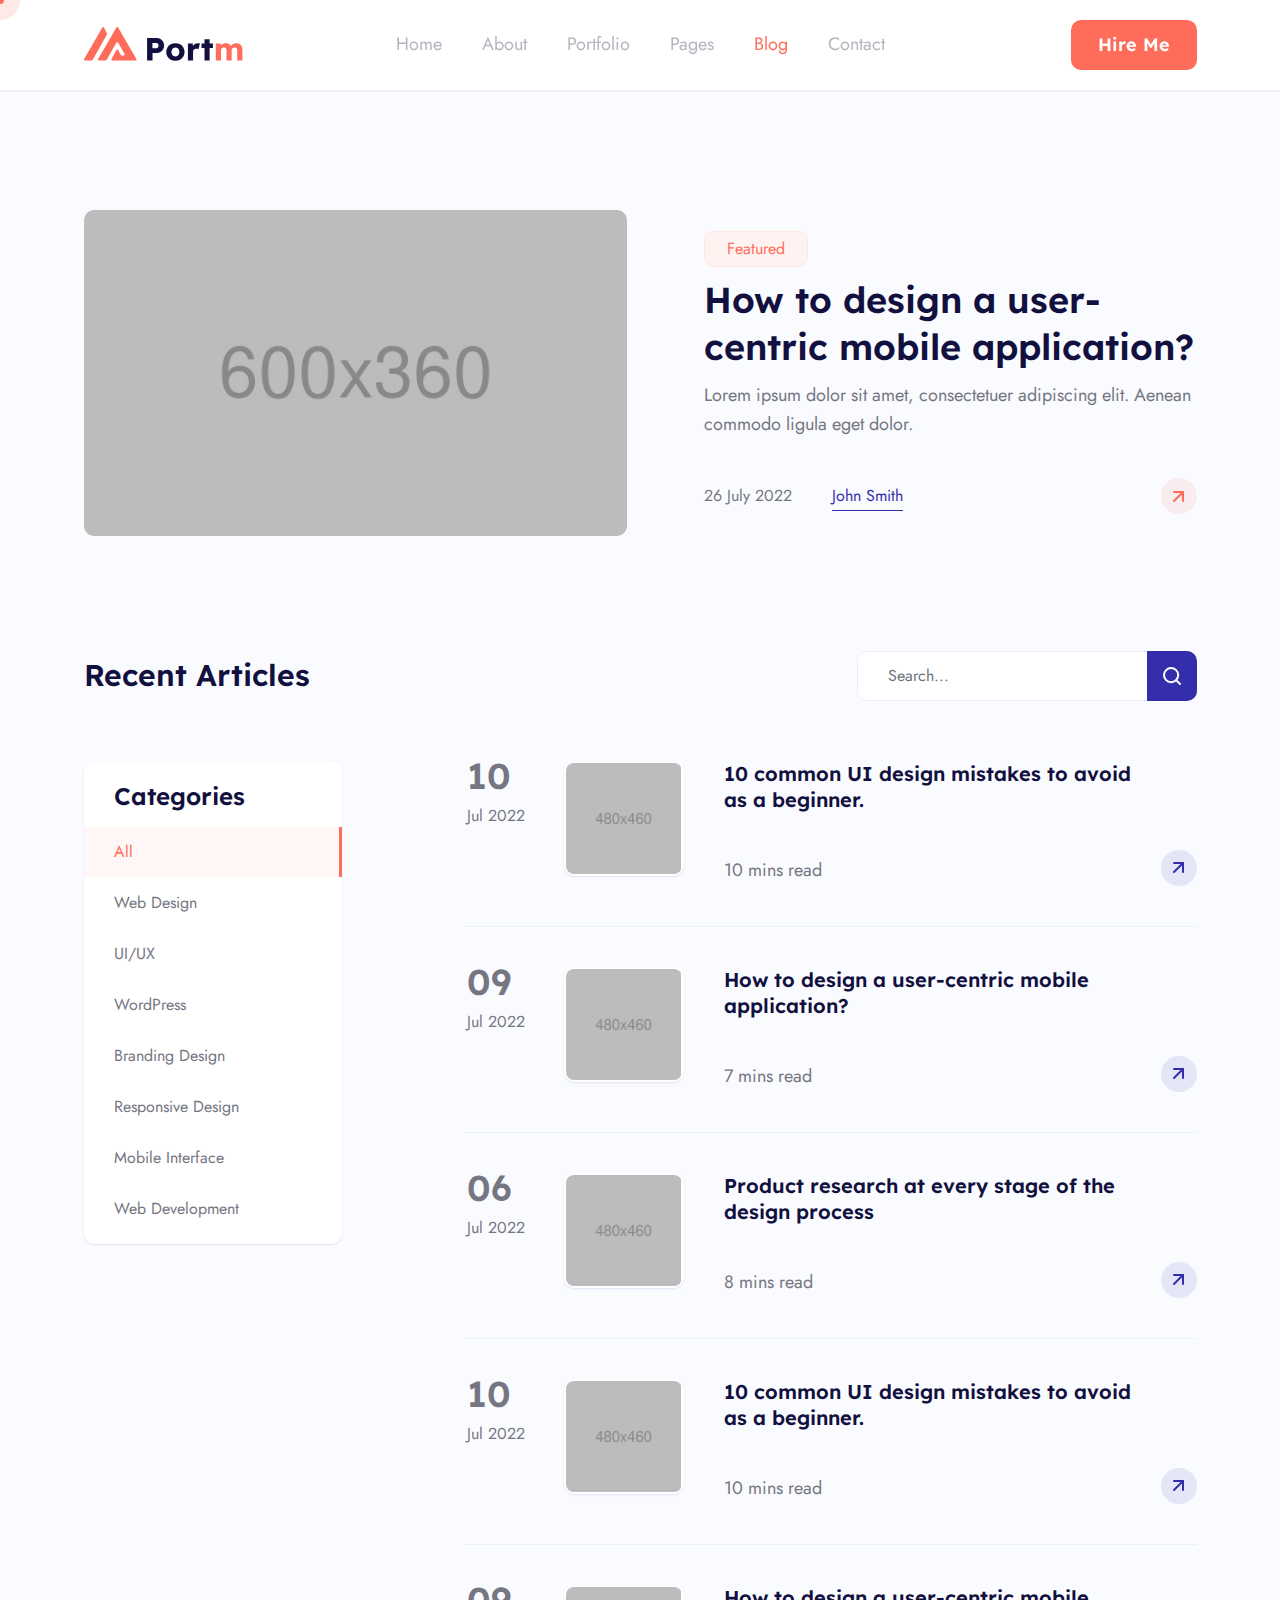
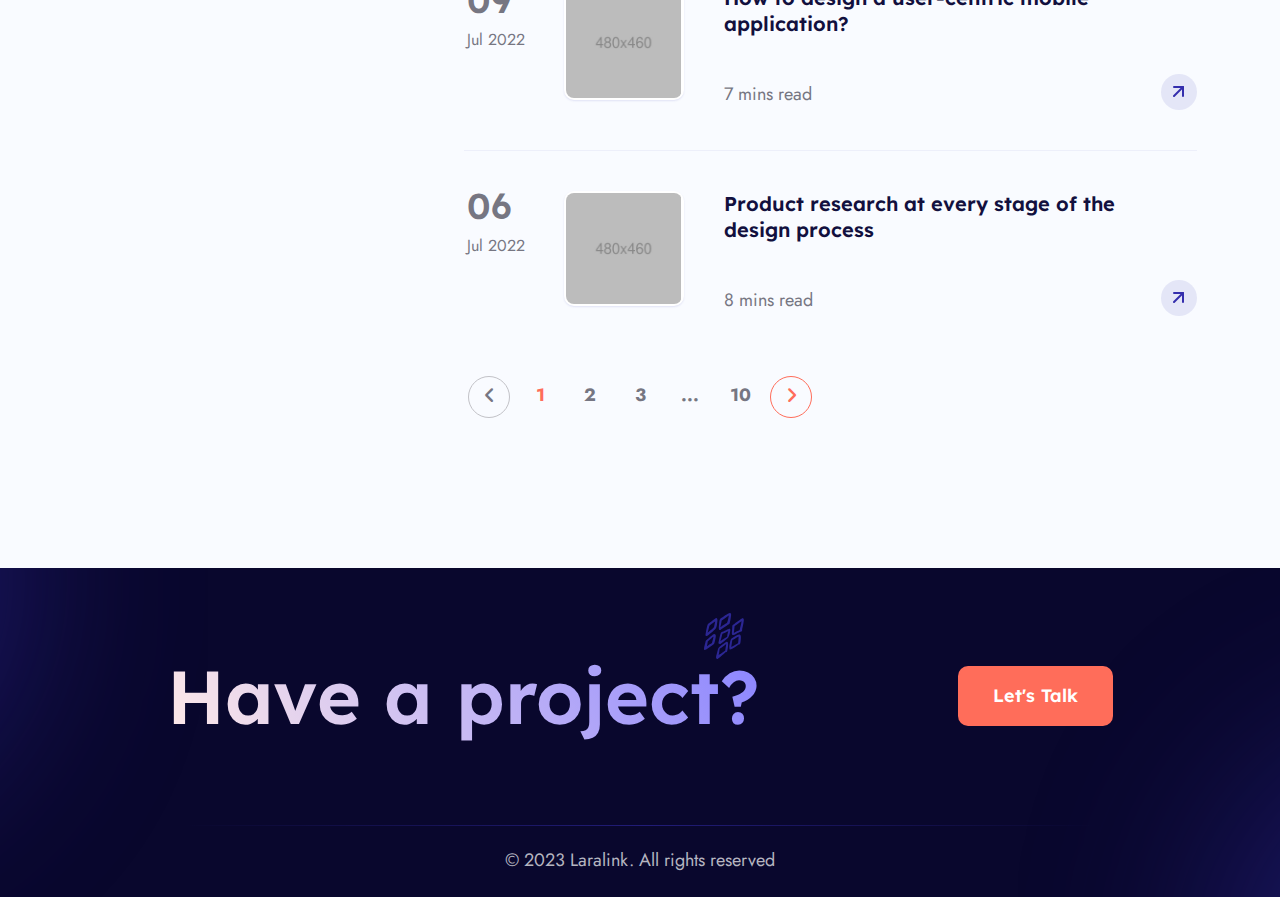
<file: blog.html>
<!DOCTYPE html>
<html class="no-js" lang="en">

<head>
  <!-- Meta Tags -->
  <meta charset="utf-8">
  <meta http-equiv="x-ua-compatible" content="ie=edge">
  <meta name="viewport" content="width=device-width, initial-scale=1">
  <meta name="author" content="Laralink">
  <!-- Favicon Icon -->
  <link rel="icon" href="assets/img/favicon.png">
  <!-- Site Title -->
  <title>Portm - Blog List</title>
  <link rel="stylesheet" href="assets/css/plugins/bootstrap.min.css">
  <link rel="stylesheet" href="assets/css/plugins/fontawesome.min.css">
  <link rel="stylesheet" href="assets/css/plugins/odometer-theme-default.css">
  <link rel="stylesheet" href="assets/css/plugins/select2.min.css">
  <link rel="stylesheet" href="assets/css/plugins/animate.css">
  <link rel="stylesheet" href="assets/css/style.css">
</head>

<body>
  <div class="cs_preloader cs_center">
    <div class="cs_preloader_in"></div>
  </div>
  <!-- Start Header Section -->
  <header class="cs_site_header cs_style_1 cs_sticky_header cs_color_1">
    <div class="cs_main_header">
      <div class="container">
        <div class="cs_main_header_in">
          <div class="cs_main_header_left">
            <a class="cs_site_branding" href="index.html">
              <img src="assets/img/logo2.svg" alt="Logo">
            </a>
          </div>
          <div class="cs_main_header_center">
            <div class="cs_nav">
              <ul class="cs_nav_list">
                <li class="menu-item-has-children"><a href="index.html">Home</a>
                  <ul>
                    <li><a href="index.html">Designer Landing</a></li>
                    <li><a href="home-v2.html">Developer Landing</a></li>
                  </ul>
                </li>
                <li class="menu-item-has-children"><a href="about.html">About</a>
                  <ul>
                    <li><a href="about.html">Designer About</a></li>
                    <li><a href="about-v2.html">Developer About</a></li>
                  </ul>
                </li>
                <li class="menu-item-has-children"><a href="portfolio.html">Portfolio</a>
                  <ul>
                    <li><a href="portfolio.html">Portfolio</a></li>
                    <li><a href="portfolio-details.html">Portfolio Details</a></li>
                  </ul>
                </li>
                <li class="menu-item-has-children"><a href="#">Pages</a>
                  <ul>
                    <li><a href="testimonial.html">Testimonial</a></li>
                    <li><a href="faq.html">FAQ</a></li>
                    <li><a href="404.html">Error 404</a></li>
                  </ul>
                </li>
                <li class="active menu-item-has-children"><a href="blog.html">Blog</a>
                  <ul>
                    <li><a href="blog.html">Blog</a></li>
                    <li><a href="blog-details.html">Blog Details</a></li>
                  </ul>
                </li>
                <li> <a href="contact.html">Contact</a></li>
              </ul>
            </div>
          </div>
          <div class="cs_main_header_right">
            <a href="contact.html" class="cs_btn cs_style_1 cs_primary_font"><span>Hire Me</span></a>
          </div>
        </div>
      </div>
    </div>
  </header>
  <!-- End Header Section -->

  <!-- Main content inside start-->
  <main>
    <!-- Start Blog Section -->
    <div class="cs_height_90 cs_height_lg_90"></div>
    <div class="cs_height_120 cs_height_lg_80"></div>
    <section>
      <div class="container">
        <div class="cs_blog cs_style_4">
          <div class="row align-items-center">
            <div class="col-lg-6">
                <a href="blog-details.html" class="cs_image_box cs_style_4 cs_radius_10 overflow-hidden">
                  <img class="w-100" src="assets/img/blog/blog_d1.jpg" alt="blog_details_img">
                </a>
              <div class="cs_height_lg_40"></div>
            </div>
            <div class="col-lg-6">
              <div class="cs_pl_50">
                <span class="cs_blog_meta cs_radius_10 cs_font_16 cs_accent_color">Featured</span>
                <h3 class="cs_blog_title cs_font_36 cs_semi_bold"><a class="cs_accent_color_2_hover" href="blog-details.html">How to design a user-centric mobile application?</a></h3>
                <p class="cs_blog_text">Lorem ipsum dolor sit amet, consectetuer adipiscing elit. Aenean commodo ligula eget dolor.</p>
                <div class="d-flex justify-content-between align-items-center">
                  <div>
                    <span class="cs_font_16">26 July 2022</span>
                    <a href="blog-details.html"
                      class="cs_blog_author_name cs_accent_color_2 cs_accent_color_2_hover cs_text_btn cs_type_2 cs_font_16">John
                      Smith</a>
                  </div>
                  <a href="blog-details.html" class="cs_circle_btn cs_style_1 cs_accent_color cs_center rounded-circle">
                    <svg width="11" height="11" viewBox="0 0 11 11" fill="none" xmlns="http://www.w3.org/2000/svg">
                      <path d="M1 10L10 1" stroke="currentColor" stroke-width="2" stroke-linecap="round"
                        stroke-linejoin="round" />
                      <path d="M1 1H10V10" stroke="currentColor" stroke-width="2" stroke-linecap="round"
                        stroke-linejoin="round" />
                    </svg>
                    <svg width="11" height="11" viewBox="0 0 11 11" fill="none" xmlns="http://www.w3.org/2000/svg">
                      <path d="M1 10L10 1" stroke="currentColor" stroke-width="2" stroke-linecap="round"
                        stroke-linejoin="round" />
                      <path d="M1 1H10V10" stroke="currentColor" stroke-width="2" stroke-linecap="round"
                        stroke-linejoin="round" />
                    </svg>
                  </a>
                </div>
              </div>
            </div>
          </div>
        </div>
      </div>
    </section>
    <!-- End Blog Section -->

    <!-- Start Blog Section -->
    <section>
      <div class="cs_height_115 cs_height_lg_70"></div>
      <div class="container">
        <div class="cs_title_search_wrap">
          <h3 class="cs_title">Recent Articles</h3>
          <form class="cs_search_form cs_style_1 position-relative overflow-hidden cs_radius_10 cs_white_bg">
            <input class="form-control h-100 w-100 cs_white_bg" type="search" name="search-blog" id="search-blog" placeholder="Search..." required>
            <button type="submit" class="cs_center position-absolute h-100 top-0 end-0">
              <img src="assets/img/icon/search_icon.svg" alt="search">
            </button>
          </form>
        </div>
        <div class="cs_height_60 cs_height_lg_30"></div>
        <div class="row">
          <div class="col-lg-3">
            <div class="cs_category cs_style_1 cs_white_bg cs_radius_10 overflow-hidden">
              <h4 class="cs_category_title">Categories</h4>
              <ul class="cs_mp_0">
                <li class="active"><a href="#">All</a></li>
                <li><a href="#">Web Design</a></li>
                <li><a href="#">UI/UX</a></li>
                <li><a href="#">WordPress</a></li>
                <li><a href="#">Branding Design</a></li>
                <li><a href="#">Responsive Design</a></li>
                <li><a href="#">Mobile Interface</a></li>
                <li><a href="#">Web Development</a></li>
              </ul>
            </div>
          </div>
          <div class="col-lg-8 offset-lg-1">
            <div class="cs_height_lg_40"></div>
            <div class="cs_blog_wrap">
              <div class="cs_blog cs_style_1 cs_transition_4">
                <div class="flex-none">
                  <a href="blog-details.html" class="cs_blog_thumbnail cs_zoom">
                    <img class="cs_zoom_in" src="assets/img/blog/blog_1.jpg" alt="">
                  </a>
                </div>
                <div class="cs_blog_info">
                  <div class="cs_blog_date text-nowrap cs_secondary_color">
                    <div class="cs_font_36 cs_semi_bold cs_primary_font">10</div>
                    <span class="cs_font_16 d-inline-block">Jul 2022</span>
                  </div>
                  <h2 class="cs_blog_title cs_font_20 cs_semi_bold"><a class="cs_accent_color_2_hover"
                      href="blog-details.html">10
                      common UI design mistakes to avoid as a beginner.</a></h2>
                  <span class="cs_secondary_color">10 mins read</span>
                  <a href="blog-details.html"
                    class="cs_circle_btn cs_style_1 cs_type_1 cs_accent_color_2 cs_center rounded-circle">
                    <svg width="11" height="11" viewBox="0 0 11 11" fill="none" xmlns="http://www.w3.org/2000/svg">
                      <path d="M1 10L10 1" stroke="currentColor" stroke-width="2" stroke-linecap="round"
                        stroke-linejoin="round" />
                      <path d="M1 1H10V10" stroke="currentColor" stroke-width="2" stroke-linecap="round"
                        stroke-linejoin="round" />
                    </svg>
                    <svg width="11" height="11" viewBox="0 0 11 11" fill="none" xmlns="http://www.w3.org/2000/svg">
                      <path d="M1 10L10 1" stroke="currentColor" stroke-width="2" stroke-linecap="round"
                        stroke-linejoin="round" />
                      <path d="M1 1H10V10" stroke="currentColor" stroke-width="2" stroke-linecap="round"
                        stroke-linejoin="round" />
                    </svg>
                  </a>
                </div>
              </div>
              <div class="cs_blog cs_style_1 cs_transition_4">
                <div class="flex-none">
                  <a href="blog-details.html" class="cs_blog_thumbnail cs_zoom">
                    <img class="cs_zoom_in" src="assets/img/blog/blog_2.jpg" alt="">
                  </a>
                </div>
                <div class="cs_blog_info">
                  <div class="cs_blog_date text-nowrap cs_secondary_color">
                    <div class="cs_font_36 cs_semi_bold cs_primary_font">09</div>
                    <span class="cs_font_16 d-inline-block">Jul 2022</span>
                  </div>
                  <h2 class="cs_blog_title cs_font_20 cs_semi_bold"><a class="cs_accent_color_2_hover"
                      href="blog-details.html">How to
                      design a user-centric mobile application?</a></h2>
                  <span class="cs_secondary_color">7 mins read</span>
                  <a href="blog-details.html"
                    class="cs_circle_btn cs_style_1 cs_type_1 cs_accent_color_2 cs_center rounded-circle">
                    <svg width="11" height="11" viewBox="0 0 11 11" fill="none" xmlns="http://www.w3.org/2000/svg">
                      <path d="M1 10L10 1" stroke="currentColor" stroke-width="2" stroke-linecap="round"
                        stroke-linejoin="round" />
                      <path d="M1 1H10V10" stroke="currentColor" stroke-width="2" stroke-linecap="round"
                        stroke-linejoin="round" />
                    </svg>
                    <svg width="11" height="11" viewBox="0 0 11 11" fill="none" xmlns="http://www.w3.org/2000/svg">
                      <path d="M1 10L10 1" stroke="currentColor" stroke-width="2" stroke-linecap="round"
                        stroke-linejoin="round" />
                      <path d="M1 1H10V10" stroke="currentColor" stroke-width="2" stroke-linecap="round"
                        stroke-linejoin="round" />
                    </svg>
                  </a>
                </div>
              </div>
              <div class="cs_blog cs_style_1 cs_transition_4">
                <div class="flex-none">
                  <a href="blog-details.html" class="cs_blog_thumbnail cs_zoom">
                    <img class="cs_zoom_in" src="assets/img/blog/blog_3.jpg" alt="">
                  </a>
                </div>
                <div class="cs_blog_info">
                  <div class="cs_blog_date text-nowrap cs_secondary_color">
                    <div class="cs_font_36 cs_semi_bold cs_primary_font">06</div>
                    <span class="cs_font_16 d-inline-block">Jul 2022</span>
                  </div>
                  <h2 class="cs_blog_title cs_font_20 cs_semi_bold"><a class="cs_accent_color_2_hover"
                      href="blog-details.html">Product
                      research at every stage of the design process</a></h2>
                  <span class="cs_secondary_color">8 mins read</span>
                  <a href="blog-details.html"
                    class="cs_circle_btn cs_style_1 cs_type_1 cs_accent_color_2 cs_center rounded-circle">
                    <svg width="11" height="11" viewBox="0 0 11 11" fill="none" xmlns="http://www.w3.org/2000/svg">
                      <path d="M1 10L10 1" stroke="currentColor" stroke-width="2" stroke-linecap="round"
                        stroke-linejoin="round" />
                      <path d="M1 1H10V10" stroke="currentColor" stroke-width="2" stroke-linecap="round"
                        stroke-linejoin="round" />
                    </svg>
                    <svg width="11" height="11" viewBox="0 0 11 11" fill="none" xmlns="http://www.w3.org/2000/svg">
                      <path d="M1 10L10 1" stroke="currentColor" stroke-width="2" stroke-linecap="round"
                        stroke-linejoin="round" />
                      <path d="M1 1H10V10" stroke="currentColor" stroke-width="2" stroke-linecap="round"
                        stroke-linejoin="round" />
                    </svg>
                  </a>
                </div>
              </div>
              <div class="cs_blog cs_style_1 cs_transition_4">
                <div class="flex-none">
                  <a href="blog-details.html" class="cs_blog_thumbnail cs_zoom">
                    <img class="cs_zoom_in" src="assets/img/blog/blog_1.jpg" alt="">
                  </a>
                </div>
                <div class="cs_blog_info">
                  <div class="cs_blog_date text-nowrap cs_secondary_color">
                    <div class="cs_font_36 cs_semi_bold cs_primary_font">10</div>
                    <span class="cs_font_16 d-inline-block">Jul 2022</span>
                  </div>
                  <h2 class="cs_blog_title cs_font_20 cs_semi_bold"><a class="cs_accent_color_2_hover"
                      href="blog-details.html">10
                      common UI design mistakes to avoid as a beginner.</a></h2>
                  <span class="cs_secondary_color">10 mins read</span>
                  <a href="blog-details.html"
                    class="cs_circle_btn cs_style_1 cs_type_1 cs_accent_color_2 cs_center rounded-circle">
                    <svg width="11" height="11" viewBox="0 0 11 11" fill="none" xmlns="http://www.w3.org/2000/svg">
                      <path d="M1 10L10 1" stroke="currentColor" stroke-width="2" stroke-linecap="round"
                        stroke-linejoin="round" />
                      <path d="M1 1H10V10" stroke="currentColor" stroke-width="2" stroke-linecap="round"
                        stroke-linejoin="round" />
                    </svg>
                    <svg width="11" height="11" viewBox="0 0 11 11" fill="none" xmlns="http://www.w3.org/2000/svg">
                      <path d="M1 10L10 1" stroke="currentColor" stroke-width="2" stroke-linecap="round"
                        stroke-linejoin="round" />
                      <path d="M1 1H10V10" stroke="currentColor" stroke-width="2" stroke-linecap="round"
                        stroke-linejoin="round" />
                    </svg>
                  </a>
                </div>
              </div>
              <div class="cs_blog cs_style_1 cs_transition_4">
                <div class="flex-none">
                  <a href="blog-details.html" class="cs_blog_thumbnail cs_zoom">
                    <img class="cs_zoom_in" src="assets/img/blog/blog_2.jpg" alt="">
                  </a>
                </div>
                <div class="cs_blog_info">
                  <div class="cs_blog_date text-nowrap cs_secondary_color">
                    <div class="cs_font_36 cs_semi_bold cs_primary_font">09</div>
                    <span class="cs_font_16 d-inline-block">Jul 2022</span>
                  </div>
                  <h2 class="cs_blog_title cs_font_20 cs_semi_bold"><a class="cs_accent_color_2_hover"
                      href="blog-details.html">How to
                      design a user-centric mobile application?</a></h2>
                  <span class="cs_secondary_color">7 mins read</span>
                  <a href="blog-details.html"
                    class="cs_circle_btn cs_style_1 cs_type_1 cs_accent_color_2 cs_center rounded-circle">
                    <svg width="11" height="11" viewBox="0 0 11 11" fill="none" xmlns="http://www.w3.org/2000/svg">
                      <path d="M1 10L10 1" stroke="currentColor" stroke-width="2" stroke-linecap="round"
                        stroke-linejoin="round" />
                      <path d="M1 1H10V10" stroke="currentColor" stroke-width="2" stroke-linecap="round"
                        stroke-linejoin="round" />
                    </svg>
                    <svg width="11" height="11" viewBox="0 0 11 11" fill="none" xmlns="http://www.w3.org/2000/svg">
                      <path d="M1 10L10 1" stroke="currentColor" stroke-width="2" stroke-linecap="round"
                        stroke-linejoin="round" />
                      <path d="M1 1H10V10" stroke="currentColor" stroke-width="2" stroke-linecap="round"
                        stroke-linejoin="round" />
                    </svg>
                  </a>
                </div>
              </div>
              <div class="cs_blog cs_style_1 cs_transition_4">
                <div class="flex-none">
                  <a href="blog-details.html" class="cs_blog_thumbnail cs_zoom">
                    <img class="cs_zoom_in" src="assets/img/blog/blog_3.jpg" alt="">
                  </a>
                </div>
                <div class="cs_blog_info">
                  <div class="cs_blog_date text-nowrap cs_secondary_color">
                    <div class="cs_font_36 cs_semi_bold cs_primary_font">06</div>
                    <span class="cs_font_16 d-inline-block">Jul 2022</span>
                  </div>
                  <h2 class="cs_blog_title cs_font_20 cs_semi_bold"><a class="cs_accent_color_2_hover"
                      href="blog-details.html">Product
                      research at every stage of the design process</a></h2>
                  <span class="cs_secondary_color">8 mins read</span>
                  <a href="blog-details.html"
                    class="cs_circle_btn cs_style_1 cs_type_1 cs_accent_color_2 cs_center rounded-circle">
                    <svg width="11" height="11" viewBox="0 0 11 11" fill="none" xmlns="http://www.w3.org/2000/svg">
                      <path d="M1 10L10 1" stroke="currentColor" stroke-width="2" stroke-linecap="round"
                        stroke-linejoin="round" />
                      <path d="M1 1H10V10" stroke="currentColor" stroke-width="2" stroke-linecap="round"
                        stroke-linejoin="round" />
                    </svg>
                    <svg width="11" height="11" viewBox="0 0 11 11" fill="none" xmlns="http://www.w3.org/2000/svg">
                      <path d="M1 10L10 1" stroke="currentColor" stroke-width="2" stroke-linecap="round"
                        stroke-linejoin="round" />
                      <path d="M1 1H10V10" stroke="currentColor" stroke-width="2" stroke-linecap="round"
                        stroke-linejoin="round" />
                    </svg>
                  </a>
                </div>
              </div>
            </div>
          </div>
        </div>
        <div class="cs_height_60 cs_height_lg_40"></div>
        <div class="cs_pagenation cs_style_1 cs_center">
          <ul class="cs_mp_0">
            <li class="prev"><a href="#"><span><i class="fa-solid fa-angle-left"></i></span></a></li>
            <li class="active"><a href="#"><span>1</span></a></li>
            <li><a href="#"><span>2</span></a></li>
            <li><a href="#"><span>3</span></a></li>
            <li><a href="#"><span>...</span></a></li>
            <li><a href="#"><span>10</span></a></li>
            <li class="next"><a href="#"><span><i class="fa-solid fa-angle-right"></i></span></a></li>
          </ul>
        </div>
      </div>
      <div class="cs_height_150 cs_height_lg_80"></div>
    </section>
    <!-- End Blog Section -->

  </main>
  <!-- Main content inside end-->

  <!-- Start Footer -->
  <footer class="cs_footer cs_style_1 cs_filled_bg position-relative" data-src="assets/img/bg/footer_bg.svg">
    <div class="position-absolute cs_footer_shape_1">
      <img src="assets/img/footer_shape.svg" alt="">
    </div>
    <div class="container">
      <div class="cs_footer_cta">
        <h2 class="cs_font_92 cs_gradient_text_2 cs_semi_bold">Have a project?</h2>
        <a href="contact.html" class="cs_btn cs_style_1 cs_primary_font"><span>Let's Talk</span></a>
      </div>
      <div class="cs_copyright">© 2023 <a href="#">Laralink</a>. All rights reserved</div>
    </div>
  </footer>
  <!-- End Footer -->

  <!-- Script -->
  <script src="assets/js/plugins/jquery-3.6.0.min.js"></script>
  <script src="assets/js/plugins/gsap.min.js"></script>
  <script src="assets/js/plugins/isotope.pkg.min.js"></script>
  <script src="assets/js/plugins/odometer.min.js"></script>
  <script src="assets/js/plugins/wow.min.js"></script>
  <script src="assets/js/main.js"></script>
</body>
</html>
</file>
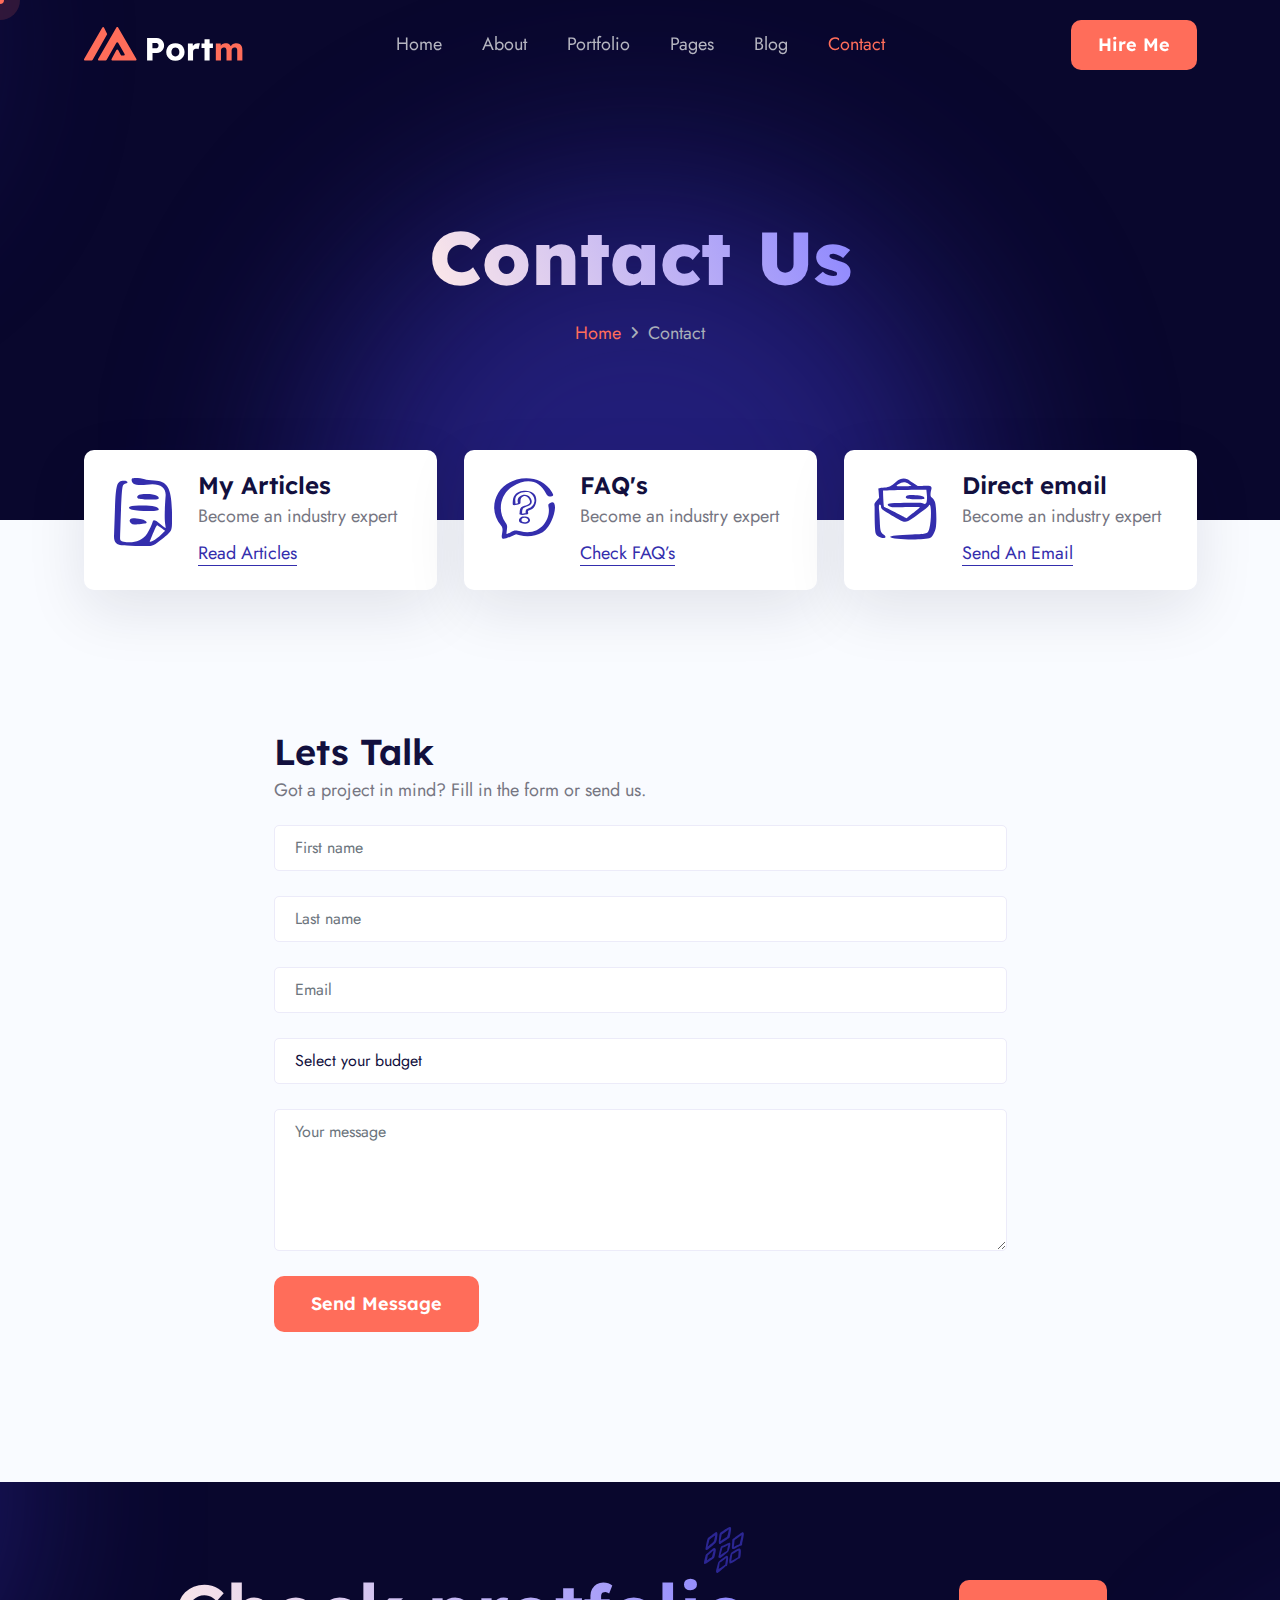
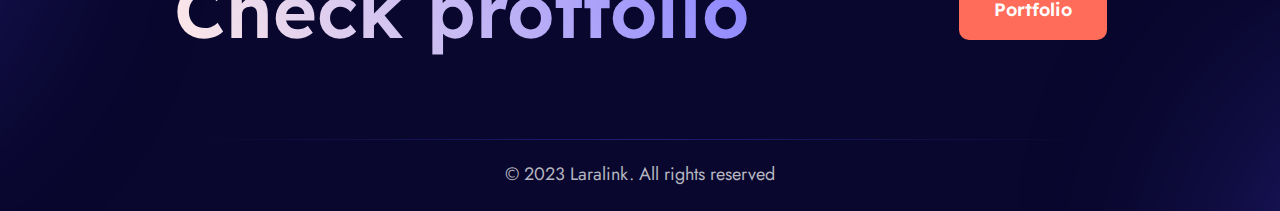
<file: contact.html>
<!DOCTYPE html>
<html class="no-js" lang="en">

<head>
  <!-- Meta Tags -->
  <meta charset="utf-8">
  <meta http-equiv="x-ua-compatible" content="ie=edge">
  <meta name="viewport" content="width=device-width, initial-scale=1">
  <meta name="author" content="Laralink">
  <!-- Favicon Icon -->
  <link rel="icon" href="assets/img/favicon.png">
  <!-- Site Title -->
  <title>Portm - Contact</title>
  <link rel="stylesheet" href="assets/css/plugins/bootstrap.min.css">
  <link rel="stylesheet" href="assets/css/plugins/fontawesome.min.css">
  <link rel="stylesheet" href="assets/css/plugins/odometer-theme-default.css">
  <link rel="stylesheet" href="assets/css/plugins/select2.min.css">
  <link rel="stylesheet" href="assets/css/plugins/animate.css">
  <link rel="stylesheet" href="assets/css/style.css">
</head>

<body>
  <div class="cs_preloader cs_center">
    <div class="cs_preloader_in"></div>
  </div>
  <!-- Start Header Section -->
  <header class="cs_site_header cs_style_1 cs_sticky_header">
    <div class="cs_main_header">
      <div class="container">
        <div class="cs_main_header_in">
          <div class="cs_main_header_left">
            <a class="cs_site_branding" href="index.html">
              <img src="assets/img/logo.svg" alt="Logo">
            </a>
          </div>
          <div class="cs_main_header_center">
            <div class="cs_nav">
              <ul class="cs_nav_list">
                <li class="menu-item-has-children"><a href="index.html">Home</a>
                  <ul>
                    <li><a href="index.html">Designer Landing</a></li>
                    <li><a href="home-v2.html">Developer Landing</a></li>
                  </ul>
                </li>
                <li class="menu-item-has-children"><a href="about.html">About</a>
                  <ul>
                    <li><a href="about.html">Designer About</a></li>
                    <li><a href="about-v2.html">Developer About</a></li>
                  </ul>
                </li>
                <li class="menu-item-has-children"><a href="portfolio.html">Portfolio</a>
                  <ul>
                    <li><a href="portfolio.html">Portfolio</a></li>
                    <li><a href="portfolio-details.html">Portfolio Details</a></li>
                  </ul>
                </li>
                <li class="menu-item-has-children"><a href="#">Pages</a>
                  <ul>
                    <li><a href="testimonial.html">Testimonial</a></li>
                    <li><a href="faq.html">FAQ</a></li>
                    <li><a href="404.html">Error 404</a></li>
                  </ul>
                </li>
                <li class="menu-item-has-children"><a href="blog.html">Blog</a>
                  <ul>
                    <li><a href="blog.html">Blog</a></li>
                    <li><a href="blog-details.html">Blog Details</a></li>
                  </ul>
                </li>
                <li class="active"> <a href="contact.html">Contact</a></li>
              </ul>
            </div>
          </div>
          <div class="cs_main_header_right">
            <a href="contact.html" class="cs_btn cs_style_1 cs_primary_font"><span>Hire Me</span></a>
          </div>
        </div>
      </div>
    </div>
  </header>
  <!-- End Header Section -->

  <!-- Main content inside start-->
  <main>
    <!-- Start Hero Section -->
    <section class="cs_hero cs_style_3 cs_type_1 cs_filled_bg cs_center text-center"
      data-src="assets/img/bg/hero_bg_5.svg">
      <div class="container">
        <div class="cs_height_45 cs_height_lg_45"></div>
        <h1 class="cs_hero_title cs_font_92 cs_extra_bold wow fadeInUp" data-wow-duration="0.8s" data-wow-delay="0.2s"><span class="cs_gradient_text_2">Contact Us</span></h1>
        <ol class="breadcrumb">
          <li class="breadcrumb-item"><a href="index.html">Home</a></li>
          <li class="breadcrumb-item active">Contact</li>
        </ol>
      </div>
    </section>
    <!-- Start Hero Section -->

    <!--Start Iconbox Section-->
    <section>
      <div class="container">
        <div class="cs_iconbox_wrap">
          <div class="row justify-content-md-center cs_gap_40">
            <div class="col-xl-4 col-md-6">
              <div class="cs_iconbox cs_style_4 cs_radius_10 d-flex cs_gap_30">
                <div class="cs_iconbox_icon">
                  <svg width="59" height="68" viewBox="0 0 59 68" fill="none" xmlns="http://www.w3.org/2000/svg">
                    <path fill-rule="evenodd" clip-rule="evenodd"
                      d="M18.1428 0.551464C17.0099 1.55805 17.8124 4.41003 19.6061 5.80806C21.1165 6.98241 27.5831 7.37386 32.3032 6.64688C45.2365 4.57779 52.3167 8.7719 51.6087 17.9989C50.6174 31.5319 50.4286 41.0944 51.1367 45.6799C51.9391 50.9925 51.8448 50.601 50.3344 49.2589C48.8711 47.9727 45.5197 45.3444 43.6316 43.9464C42.074 42.8279 39.3834 41.2062 38.8642 43.2753C38.0146 46.6865 35.4657 51.9431 33.2 55.5221C28.0551 63.6306 18.1428 65.4761 9.64645 63.7425C6.05913 63.0155 5.96473 61.5616 6.10633 58.3741C6.57835 46.9661 7.23908 16.545 8.37192 10.114C8.93834 6.87057 9.59921 6.31136 11.7233 5.58438C15.4522 4.35411 12.9034 2.22911 8.51366 2.84424C5.44555 3.29161 3.69909 4.63371 2.61345 9.38702C0.961396 16.8245 1.1502 30.3575 0.0173632 58.0385C-0.265847 64.5254 2.94387 66.7623 7.56963 67.3215C10.3073 67.657 14.461 67.7688 21.4469 67.8807C30.132 67.9925 34.4744 68.1603 37.4009 67.657C40.7051 67.0978 42.1685 65.6997 46.0862 62.6241C58.4531 52.7819 57.9809 53.6767 58.0282 40.7029C58.1226 10.9528 54.6297 3.34753 40.3748 2.56463C36.221 2.34095 32.2089 1.78173 30.6984 1.27843C26.7335 -0.00775508 19.2756 -0.455118 18.1428 0.551464ZM26.5446 16.4331C23.0988 16.7686 21.919 19.7884 24.8455 20.739C27.2528 21.5219 39.3363 21.6897 43.3484 21.1864C45.8029 20.8509 44.8116 18.7818 42.8291 17.7752C39.9026 16.2653 33.908 15.7061 26.5446 16.4331ZM20.5973 27.841C12.4786 28.2884 14.6027 30.9167 18.19 31.7555C25.4591 33.4332 44.7644 33.6569 44.7644 31.42C44.7644 28.3443 35.5131 27.0022 20.5973 27.841ZM20.6444 46.5747C23.9957 46.4628 30.6985 45.7918 31.9257 45.3444C34.0498 44.5615 31.1233 41.8773 27.4416 41.2621C22.4854 40.4233 20.4083 40.1996 19.2283 40.3115C12.9977 40.7029 15.7354 46.7424 20.6444 46.5747ZM51.0894 52.8379C50.523 53.3411 45.0948 59.828 38.581 63.0714C36.1265 64.3017 34.852 64.1339 36.4569 61.6734C37.7313 58.9333 42.1212 47.3576 43.2069 47.3576C43.8205 47.4135 51.0894 52.8379 51.0894 52.8379Z"
                      fill="#342EAD" />
                  </svg>
                </div>
                <div class="cs_iconbox_info">
                  <h4 class="cs_iconbox_title cs_font_24 cs_semi_bold">My Articles</h4>
                  <p class="cs_iconbox_text">Become an industry expert</p>
                  <a class="cs_accent_color_2 cs_accent_color_hover cs_text_btn" href="blog-details.html">Read Articles</a>
                </div>
              </div>
            </div>
            <div class="col-xl-4 col-md-6">
              <div class="cs_iconbox cs_style_4 cs_radius_10 d-flex cs_gap_30">
                <div class="cs_iconbox_icon">
                  <svg width="61" height="61" viewBox="0 0 61 61" fill="none" xmlns="http://www.w3.org/2000/svg">
                    <path
                      d="M56.2167 24.8988C54.171 25.9977 54.0527 26.2824 54.643 29.4965C56.6103 40.36 46.9707 58.2626 26.5115 53.2987C21.3968 52.0782 20.3736 52.1594 16.3212 54.438C12.1506 56.7571 12.1901 56.7571 12.7409 52.7698C13.4098 47.684 13.331 47.0736 11.5998 44.673C3.18004 33.1586 6.24901 16.4767 18.1705 8.78679C33.8297 -1.34435 46.1443 3.41606 51.7314 15.0526C53.3051 18.3483 54.4068 18.8772 57.9872 18.1449C59.6004 17.8194 59.6004 16.8835 57.9872 14.1575C45.6726 -6.59303 14.6687 -2.36155 4.36042 14.6458C-1.54127 24.3699 -1.69858 37.4306 7.19331 47.7652C8.72777 49.5554 8.88511 51.4678 7.94083 56.5128C6.99656 61.599 8.96384 62.0059 17.0295 58.4253L22.0655 56.1874L25.8033 57.2455C33.3573 59.4019 41.2263 58.3845 48.6624 54.2346C51.7708 52.5256 57.3185 46.0562 59.9939 36.0066C62.2364 27.4217 60.6233 22.5798 56.2167 24.8988Z"
                      fill="#342EAD" />
                    <path fill-rule="evenodd" clip-rule="evenodd"
                      d="M28.2938 13.0812C23.6356 13.7394 19.2305 16.7774 18.8086 22.9546C18.5048 27.5621 18.5386 27.5958 22.9605 26.7013C26.6904 25.9418 26.4878 26.1444 26.4878 23.309C26.4878 20.8955 27.1629 19.5284 29.0026 18.5833C33.087 16.5073 36.0238 21.9756 36.0238 23.6972C36.0238 25.5875 34.6734 26.5832 30.4203 27.8152C26.9436 28.8279 25.8297 30.2625 25.6946 33.8574C25.6608 34.9208 25.5428 35.7646 25.4246 35.8996C24.9014 36.5409 26.7242 37.1318 28.6651 36.9629C34.4879 36.4397 34.4035 36.4904 34.0827 34.2962C33.8803 32.9292 34.0152 32.7266 35.3992 32.3046C38.741 31.292 40.6481 29.368 41.6608 25.9925C44.3105 17.2837 38.4878 11.6635 28.2938 13.0812ZM33.7453 14.0939C37.5427 14.6508 41.087 19.5622 40.4287 23.3934C39.8211 26.9377 37.897 29.1149 34.0659 30.5494C32.2093 31.2414 31.6186 32.119 31.6018 34.1781V35.3258C29.5428 35.5283 29.4077 35.5283 28.0574 35.7309C28.2938 30.752 27.9562 30.2456 34.1166 28.0853C37.9816 26.7351 38.8254 23.5115 36.3106 19.7647C32.2769 13.7563 21.8972 17.7394 23.8719 24.5411C23.9563 24.8617 24.0069 25.1487 23.9731 25.1824C23.9225 25.233 21.7284 25.7224 21.5596 25.7224C21.5427 25.7224 21.4246 23.6465 21.3233 22.9377C20.4288 16.8449 26.893 13.115 33.7453 14.0939ZM27.3318 38.887C24.2938 40.271 24.1756 43.9839 27.1292 45.0472C33.0195 47.1738 38.3529 43.6802 35.0279 39.8827C34.0491 38.7351 29.0533 38.0937 27.3318 38.887ZM31.6525 39.8997C33.0026 40.1021 34.1841 41.1823 34.1841 42.1949C34.1841 44.0683 29.5934 44.9967 27.9394 43.4608C27.1292 42.7013 26.8593 39.1739 31.6525 39.8997Z"
                      fill="#342EAD" />
                  </svg>
                </div>
                <div class="cs_iconbox_info">
                  <h4 class="cs_iconbox_title cs_font_24 cs_semi_bold">FAQ's</h4>
                  <p class="cs_iconbox_text">Become an industry expert</p>
                  <a class="cs_accent_color_2 cs_accent_color_hover cs_text_btn" href="faq.html">Check FAQ’s</a>
                </div>
              </div>
            </div>
            <div class="col-xl-4 col-md-6">
              <div class="cs_iconbox cs_style_4 cs_radius_10 d-flex cs_gap_30">
                <div class="cs_iconbox_icon">
                  <svg width="63" height="62" viewBox="0 0 63 62" fill="none" xmlns="http://www.w3.org/2000/svg">
                    <path fill-rule="evenodd" clip-rule="evenodd"
                      d="M21.8927 3.88777C16.7883 8.35151 15.6041 8.94106 10.5814 9.4885C4.04783 10.2044 4.17029 10.1623 4.4153 11.5098C4.66031 12.9416 5.02794 18.3739 5.15045 19.8056C0.250279 25.5748 0.127695 25.3222 0.576877 28.5647C0.740216 29.8701 0.413578 41.998 1.23027 53.2416C1.43445 56.063 2.33277 57.3685 4.86452 58.716C9.76469 61.2427 13.8073 59.7688 9.92799 56.8631C6.45704 54.2523 6.13048 53.1153 5.76297 42.756C5.64046 39.3872 5.35458 34.7971 5.10957 32.5231C4.12954 23.5114 7.11051 27.2593 6.98801 28.0173C6.743 30.0386 7.72299 31.6388 12.0515 33.9549C14.6649 35.3445 24.4243 41.7875 28.3036 43.135C34.0613 45.1984 36.4298 41.4927 49.9869 31.9335C52.4778 30.207 54.1112 28.6489 55.0504 27.1329C57.4188 23.385 57.6639 42.377 55.3363 50.4623C53.7846 55.8525 53.3354 56.0209 38.4307 56.3999C23.1586 56.7789 15.8899 57.7896 16.2574 58.9266C17.1557 61.7059 51.0078 62.3375 56.3571 59.7267C58.7256 58.5476 61.2981 52.5678 61.7881 49.6622C62.5231 45.3669 62.5641 38.7555 61.9107 29.9543C61.4615 23.6377 60.8488 22.2481 57.4596 19.1319C56.2754 18.037 56.1937 15.9735 57.2554 11.8467C57.6637 10.2465 58.1947 7.67774 54.4787 7.67774C50.7627 7.67774 44.8008 7.93039 43.7799 7.93039C42.3099 7.00395 36.2257 3.42454 35.164 2.32966C34.2248 1.57167 28.5079 -1.88141 21.8927 3.88777ZM35.164 6.24596C36.5523 7.1724 37.6956 7.97251 37.6956 8.09885C37.6956 8.18307 34.1838 8.26727 29.8961 8.26727C21.5658 8.26727 21.4026 8.18306 24.3019 6.33019C28.467 3.59298 31.1213 3.59298 35.164 6.24596ZM52.6003 24.101C52.2736 25.7854 50.5177 26.5434 49.3335 25.5748C48.476 24.9011 47.6594 24.7326 44.3518 24.7326C43.3309 24.7326 25.7719 24.6484 17.6866 25.2379C10.5813 25.7433 14.379 28.6489 18.1358 29.1542C21.2801 29.5754 46.5976 28.5647 46.1076 29.3648C45.8626 29.7859 37.8589 35.8498 32.5913 40.2715C31.4887 39.6819 10.9489 28.9016 10.173 28.9016C9.47885 28.9016 8.98891 12.5626 9.02974 12.5205C9.15225 12.352 32.8771 11.6783 52.3552 11.6783C53.0086 17.9107 53.3761 20.0583 52.6003 24.101ZM32.673 17.7422C30.1004 20.3952 32.9179 21.4058 42.3507 21.2374C50.8035 21.069 51.457 20.9005 49.8236 18.9634C48.3944 17.1948 34.1431 16.1841 32.673 17.7422Z"
                      fill="#342EAD" />
                  </svg>
                </div>
                <div class="cs_iconbox_info">
                  <h4 class="cs_iconbox_title cs_font_24 cs_semi_bold">Direct email</h4>
                  <p class="cs_iconbox_text">Become an industry expert</p>
                  <a class="cs_accent_color_2 cs_accent_color_hover cs_text_btn" href="contact.html">Send An Email</a>
                </div>
              </div>
            </div>
          </div>
        </div>
      </div>
    </section>
    <!--End Iconbox Section-->

    <!--Start Contact Section-->
    <section class="position-relative">
      <div class="cs_service_shape_1 position-absolute">
        <img src="assets/img/service_shape_1.svg" alt="">
      </div>
      <div class="cs_height_115 cs_height_lg_45"></div>
      <div class="container">
        <div class="row">
          <div class="col-lg-8 offset-lg-2">
            <h4 class="cs_form_title cs_font_36 cs_semi_bold m-0">Lets Talk</h4>
            <p class="cs_form_text">Got a project in mind? Fill in the form or send us.</p>
            <div class="cs_height_5 cs_height_lg_5"></div>
            <form action="post">
              <input class="form-control" type="text" name="f_name" id="f_name" placeholder="First name" required>
              <div class="cs_height_25 cs_height_lg_25"></div>
              <input class="form-control" type="text" name="l_name" id="l_name" placeholder="Last name" required>
              <div class="cs_height_25 cs_height_lg_25"></div>
              <input class="form-control" type="email" name="email" id="email" placeholder="Email" required>
              <div class="cs_height_25 cs_height_lg_25"></div>
              <select class="form-control cs_select_option" name="budget-range"
                id="budget-range" required>
                <option value="" selected disabled>Select your budget</option>
                <option value="0-100">$0 - $100</option>
                <option value="100-200">$100 - $200</option>
                <option value="200-500">$200 - $500</option>
                <option value="500-1000">$500 - $1000</option>
              </select>
              <div class="cs_height_25 cs_height_lg_25"></div>
              <textarea class="form-control" name="message" placeholder="Your message"  cols="30" rows="5" required></textarea>
              <div class="cs_height_25 cs_height_lg_25"></div>
              <button type="submit" class="cs_btn cs_style_1 cs_primary_font"><span>Send Message</span></button>
            </form>
          </div>
        </div>
      </div>
      <div class="cs_height_150 cs_height_lg_80"></div>
    </section>
    <!--End Contact Section-->
  </main>
  <!-- Main content inside end-->

  <!-- Start Footer -->
  <footer class="cs_footer cs_style_1 cs_filled_bg position-relative" data-src="assets/img/bg/footer_bg.svg">
    <div class="position-absolute cs_footer_shape_1">
      <img src="assets/img/footer_shape.svg" alt="">
    </div>
    <div class="container">
      <div class="cs_footer_cta">
        <h2 class="cs_font_92 cs_gradient_text_2 cs_semi_bold">Check protfolio</h2>
        <a href="portfolio.html" class="cs_btn cs_style_1 cs_primary_font"><span>Portfolio</span></a>
      </div>
      <div class="cs_copyright">© 2023 <a href="#">Laralink</a>. All rights reserved</div>
    </div>
  </footer>
  <!-- End Footer -->

  <!-- Script -->
  <script src="assets/js/plugins/jquery-3.6.0.min.js"></script>
  <script src="assets/js/plugins/gsap.min.js"></script>
  <script src="assets/js/plugins/isotope.pkg.min.js"></script>
  <script src="assets/js/plugins/odometer.min.js"></script>
  <script src="assets/js/plugins/wow.min.js"></script>
  <script src="assets/js/main.js"></script>
</body>
</html>
</file>
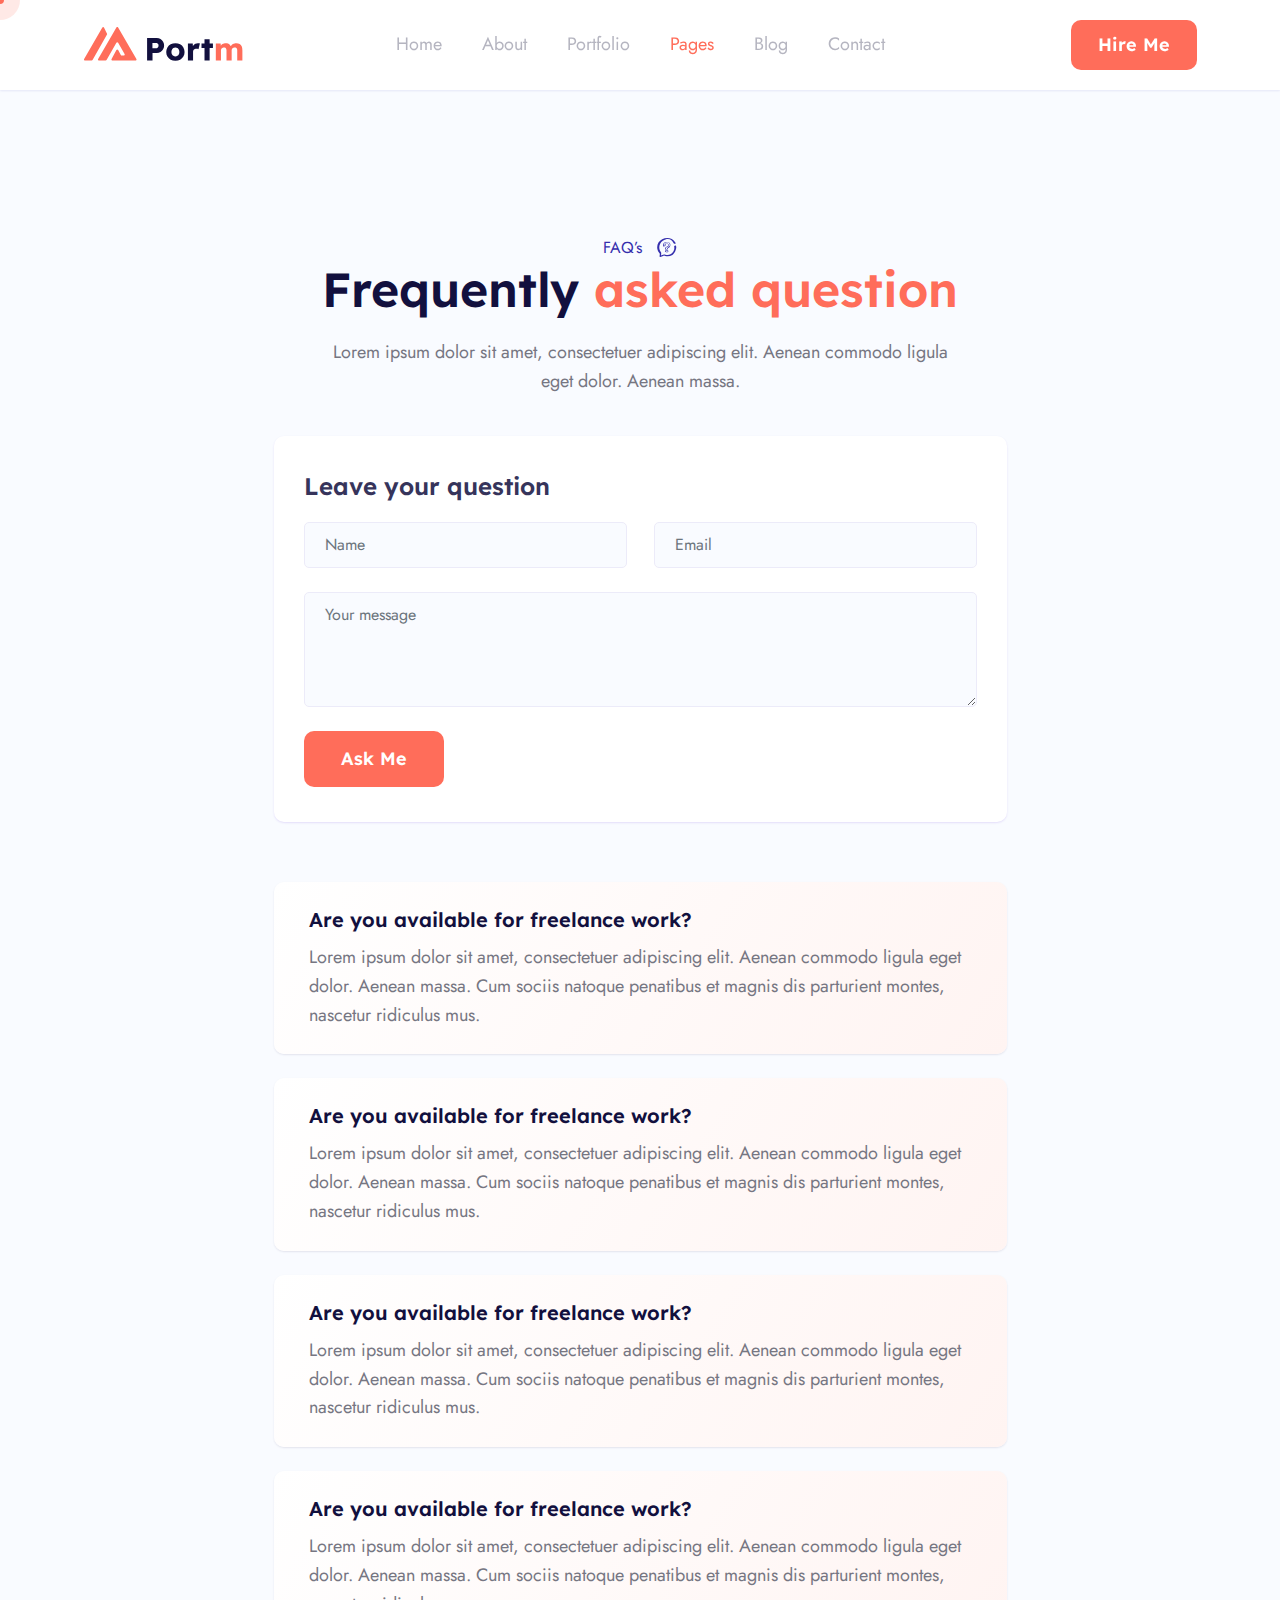
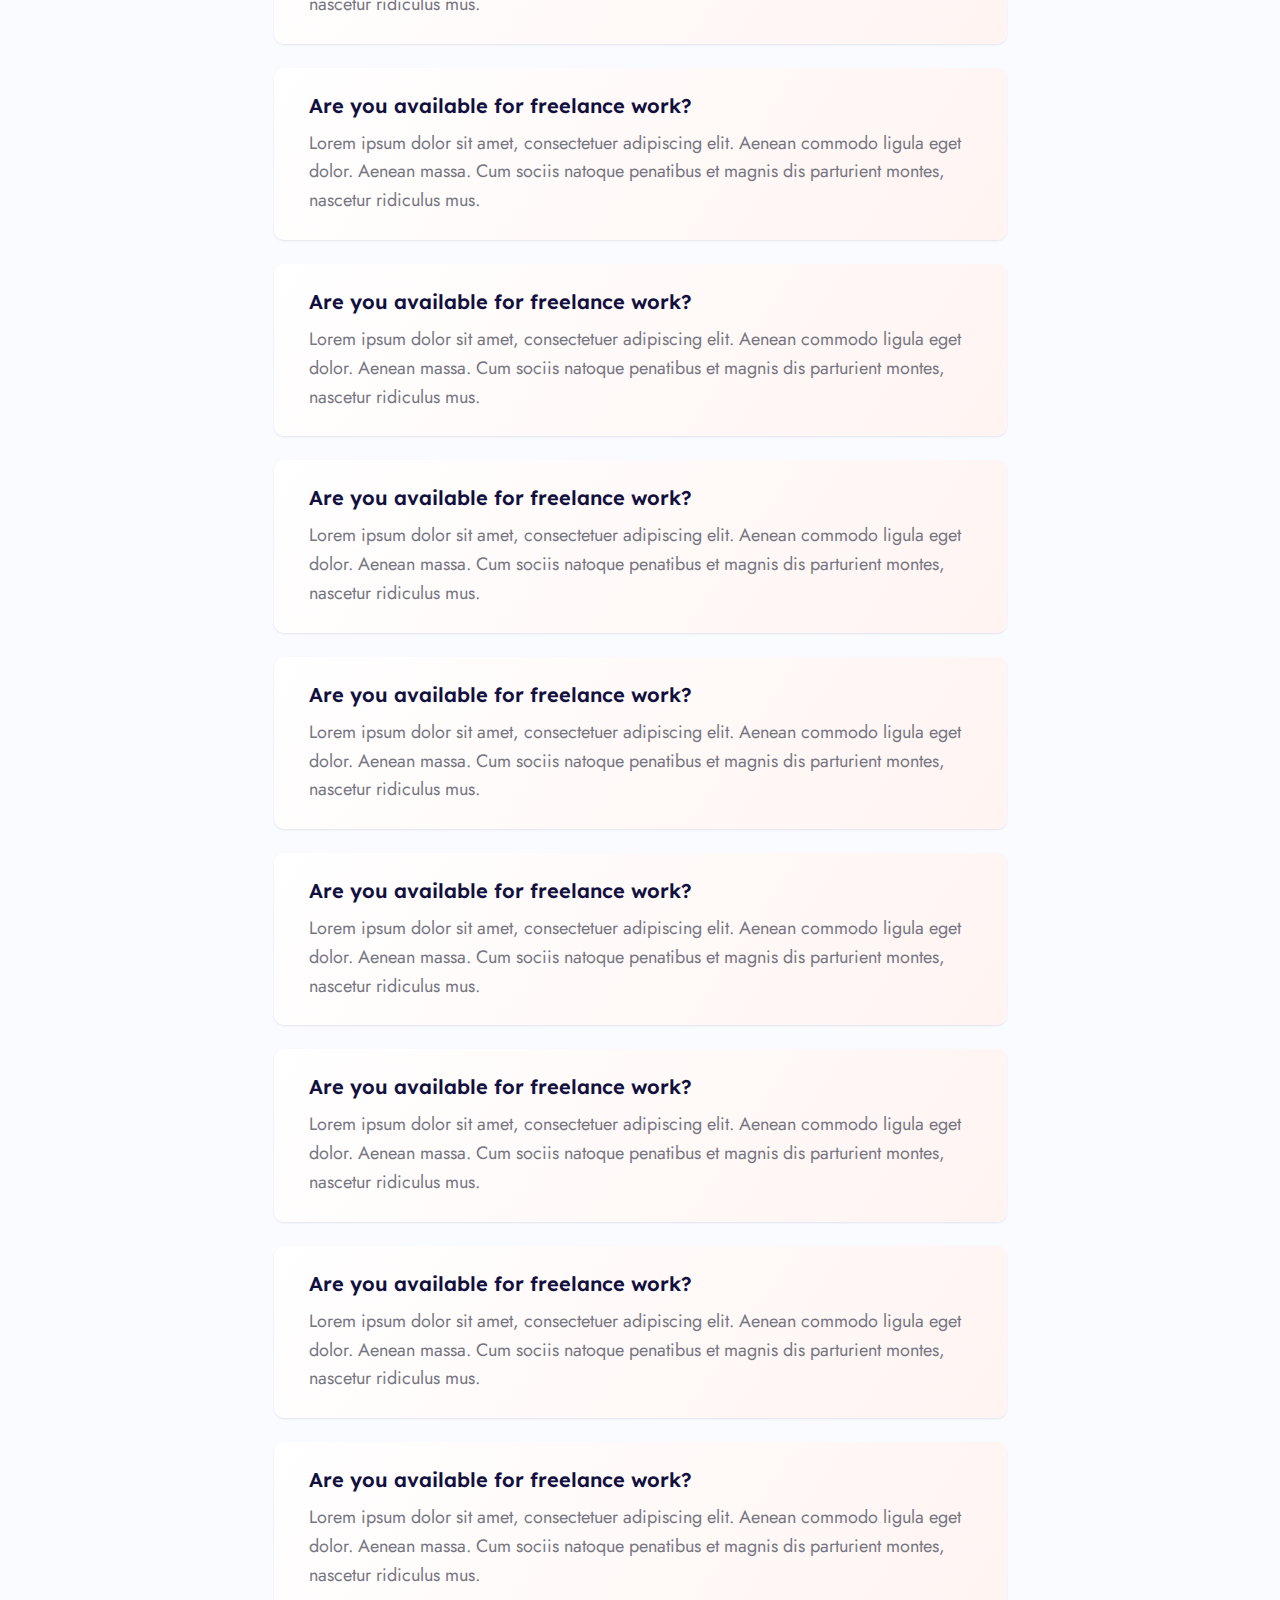
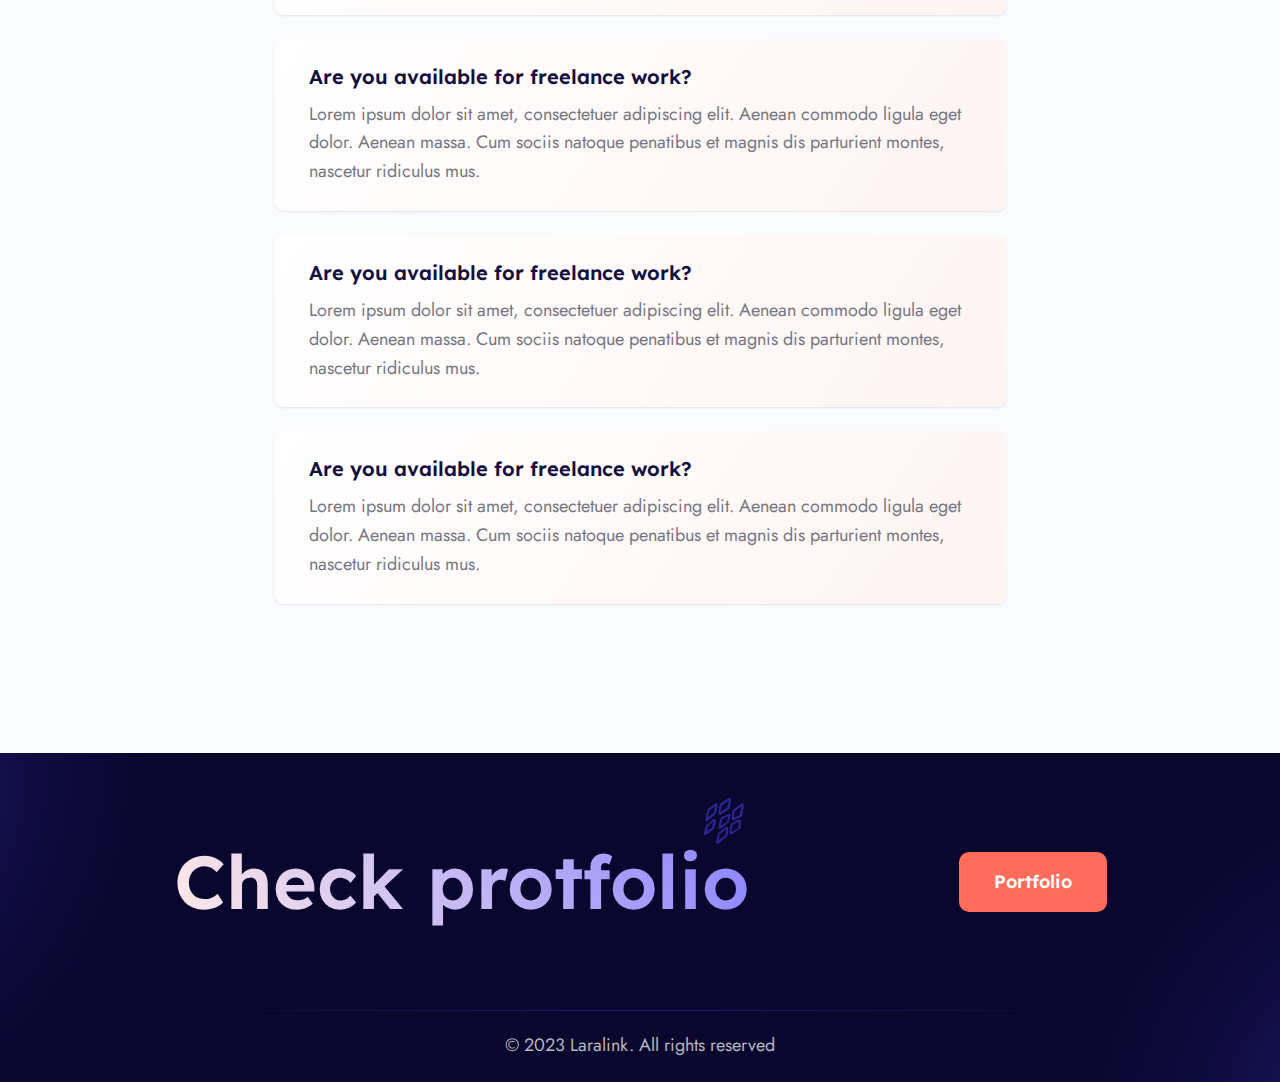
<file: faq.html>
<!DOCTYPE html>
<html class="no-js" lang="en">

<head>
  <!-- Meta Tags -->
  <meta charset="utf-8">
  <meta http-equiv="x-ua-compatible" content="ie=edge">
  <meta name="viewport" content="width=device-width, initial-scale=1">
  <meta name="author" content="Laralink">
  <!-- Favicon Icon -->
  <link rel="icon" href="assets/img/favicon.png">
  <!-- Site Title -->
  <title>Portm - FAQ</title>
  <link rel="stylesheet" href="assets/css/plugins/bootstrap.min.css">
  <link rel="stylesheet" href="assets/css/plugins/fontawesome.min.css">
  <link rel="stylesheet" href="assets/css/plugins/odometer-theme-default.css">
  <link rel="stylesheet" href="assets/css/plugins/select2.min.css">
  <link rel="stylesheet" href="assets/css/plugins/animate.css">
  <link rel="stylesheet" href="assets/css/style.css">
</head>

<body>
  <div class="cs_preloader cs_center">
    <div class="cs_preloader_in"></div>
  </div>
  
  <!-- Start Header Section -->
  <header class="cs_site_header cs_style_1 cs_color_1 cs_sticky_header">
    <div class="cs_main_header">
      <div class="container">
        <div class="cs_main_header_in">
          <div class="cs_main_header_left">
            <a class="cs_site_branding" href="index.html">
              <img src="assets/img/logo2.svg" alt="Logo">
            </a>
          </div>
          <div class="cs_main_header_center">
            <div class="cs_nav">
              <ul class="cs_nav_list">
                <li class="menu-item-has-children"><a href="index.html">Home</a>
                  <ul>
                    <li><a href="index.html">Designer Landing</a></li>
                    <li><a href="home-v2.html">Developer Landing</a></li>
                  </ul>
                </li>
                <li class="menu-item-has-children"><a href="about.html">About</a>
                  <ul>
                    <li><a href="about.html">Designer About</a></li>
                    <li><a href="about-v2.html">Developer About</a></li>
                  </ul>
                </li>
                <li class="menu-item-has-children"><a href="portfolio.html">Portfolio</a>
                  <ul>
                    <li><a href="portfolio.html">Portfolio</a></li>
                    <li><a href="portfolio-details.html">Portfolio Details</a></li>
                  </ul>
                </li>
                <li class="active menu-item-has-children"><a href="#">Pages</a>
                  <ul>
                    <li><a href="testimonial.html">Testimonial</a></li>
                    <li><a href="faq.html">FAQ</a></li>
                    <li><a href="404.html">Error 404</a></li>
                  </ul>
                </li>
                <li class="menu-item-has-children"><a href="blog.html">Blog</a>
                  <ul>
                    <li><a href="blog.html">Blog</a></li>
                    <li><a href="blog-details.html">Blog Details</a></li>
                  </ul>
                </li>
                <li> <a href="contact.html">Contact</a></li>
              </ul>
            </div>
          </div>
          <div class="cs_main_header_right">
            <a href="contact.html" class="cs_btn cs_style_1 cs_primary_font"><span>Hire Me</span></a>
          </div>
        </div>
      </div>
    </div>
  </header>
  <!-- End Header Section -->

  <!-- Main content inside start-->
  <main>
    <section>
      <div class="cs_height_90 cs_height_lg_90"></div>
      <div class="cs_height_145 cs_height_lg_65"></div>
      <div class="container">
        <div class="row">
          <div class="col-lg-8 offset-lg-2">
            <div class="cs_section_heading cs_style_1 text-center">
              <p class="cs_section_subtitle cs_center cs_accent_color_2 cs_font_16 wow fadeInUp" data-wow-duration="0.8s" data-wow-delay="0.2s">
                <span>FAQ’s</span>
                <svg width="20" height="19" viewBox="0 0 20 19" fill="none" xmlns="http://www.w3.org/2000/svg">
                  <path d="M17.7546 7.74905C17.1131 8.09364 17.076 8.18291 17.2611 9.1908C17.878 12.5974 14.8553 18.2114 8.43958 16.6548C6.83568 16.2721 6.51483 16.2975 5.24406 17.012C3.93626 17.7393 3.94864 17.7393 4.12137 16.4889C4.33111 14.8941 4.30639 14.7027 3.76353 13.9499C1.12323 10.3392 2.0856 5.10801 5.82397 2.69659C10.7344 -0.480363 14.5961 1.01242 16.3481 4.66145C16.8416 5.69491 17.1871 5.86077 18.3098 5.63113C18.8157 5.52905 18.8157 5.2356 18.3098 4.38076C14.4482 -2.12626 4.72588 -0.799338 1.49338 4.53386C-0.357295 7.5832 -0.406626 11.6788 2.38172 14.9196C2.8629 15.4809 2.91224 16.0806 2.61613 17.6627C2.32002 19.2576 2.93693 19.3852 5.46618 18.2624L7.0454 17.5606L8.2175 17.8924C10.5863 18.5686 13.0539 18.2496 15.3857 16.9482C16.3605 16.4123 18.1001 14.3837 18.9391 11.2323C19.6423 8.54017 19.1365 7.02184 17.7546 7.74905Z" fill="#342EAD"/>
                  <path fill-rule="evenodd" clip-rule="evenodd" d="M8.99893 4.04285C7.53821 4.24926 6.15685 5.20191 6.02454 7.13897C5.92927 8.58382 5.93986 8.5944 7.3265 8.3139C8.49614 8.07573 8.43262 8.13925 8.43262 7.25011C8.43262 6.49328 8.64432 6.06459 9.22121 5.76821C10.502 5.11723 11.4229 6.832 11.4229 7.37184C11.4229 7.96461 10.9995 8.27685 9.66577 8.6632C8.57552 8.98075 8.22623 9.43063 8.18386 10.5579C8.17328 10.8914 8.13627 11.156 8.09921 11.1983C7.93515 11.3994 8.50672 11.5847 9.11536 11.5318C10.9413 11.3677 10.9148 11.3836 10.8142 10.6955C10.7508 10.2669 10.7931 10.2033 11.2271 10.071C12.275 9.75345 12.873 9.15013 13.1906 8.09162C14.0215 5.36069 12.1956 3.59828 8.99893 4.04285ZM10.7084 4.36041C11.8992 4.53506 13.0107 6.07518 12.8042 7.27658C12.6137 8.38801 12.0103 9.07075 10.809 9.52059C10.2268 9.7376 10.0415 10.0128 10.0363 10.6585V11.0184C9.39059 11.0819 9.34822 11.0819 8.92482 11.1454C8.99893 9.58411 8.89307 9.42531 10.8249 8.74789C12.0369 8.32448 12.3015 7.31363 11.5129 6.13868C10.248 4.25455 6.99307 5.50358 7.61229 7.63647C7.63876 7.73701 7.65464 7.82701 7.64405 7.83759C7.62817 7.85344 6.94013 8.00693 6.88721 8.00693C6.88191 8.00693 6.84487 7.35596 6.81312 7.13367C6.53261 5.22308 8.55967 4.05344 10.7084 4.36041ZM8.69727 12.1351C7.74461 12.5691 7.70755 13.7334 8.63374 14.0669C10.4808 14.7337 12.1533 13.6382 11.1106 12.4474C10.8037 12.0875 9.2371 11.8864 8.69727 12.1351ZM10.0522 12.4527C10.4755 12.5162 10.846 12.8549 10.846 13.1724C10.846 13.7599 9.40648 14.051 8.88781 13.5694C8.63374 13.3312 8.54909 12.2251 10.0522 12.4527Z" fill="#342EAD"/>
                  </svg>
              </p>
              <h2 class="cs_section_title cs_font_48 cs_semi_bold">Frequently <span class="cs_accent_color">asked question</span>
              </h2>
              <div class="cs_height_20 cs_height_lg_20"></div>
              <p class="m-0">Lorem ipsum dolor sit amet, consectetuer adipiscing elit. Aenean commodo ligula<br> eget dolor. Aenean massa. </p>
              <div class="cs_height_40 cs_height_lg_40"></div>
            </div>
            <div class="cs_form cs_style_1 cs_white_bg cs_radius_10">
              <form action="post">
                <h4 class="cs_form_title cs_font_24 cs_semi_bold">Leave your question</h4>
                <div class="row">
                  <div class="col-lg-6">
                    <input class="form-control" type="text" placeholder="Name" required>
                  </div>
                  <div class="col-lg-6">
                    <input class="form-control" type="text" placeholder="Email" required>
                  </div>
                  <div class="col-lg-12">
                    <textarea class="form-control" placeholder="Your message" required></textarea>
                  </div>
                </div>
                <button type="submit" class="cs_btn cs_style_1 cs_primary_font"><span>Ask Me</span></button>
              </form>
            </div>
            <div class="cs_faq_wrap">
              <div class="cs_faq cs_style_1 cs_radius_10">
                <h4 class="cs_faq_title cs_semi_bold cs_font_20">Are you available for freelance work?</h4>
                <p class="cs_faq_text m-0">Lorem ipsum dolor sit amet, consectetuer adipiscing elit. Aenean commodo ligula eget dolor. Aenean massa. Cum sociis natoque penatibus et magnis dis parturient montes, nascetur ridiculus mus.</p>
              </div>
              <div class="cs_faq cs_style_1 cs_radius_10">
                <h4 class="cs_faq_title cs_semi_bold cs_font_20">Are you available for freelance work?</h4>
                <p class="cs_faq_text m-0">Lorem ipsum dolor sit amet, consectetuer adipiscing elit. Aenean commodo ligula eget dolor. Aenean massa. Cum sociis natoque penatibus et magnis dis parturient montes, nascetur ridiculus mus.</p>
              </div>
              <div class="cs_faq cs_style_1 cs_radius_10">
                <h4 class="cs_faq_title cs_semi_bold cs_font_20">Are you available for freelance work?</h4>
                <p class="cs_faq_text m-0">Lorem ipsum dolor sit amet, consectetuer adipiscing elit. Aenean commodo ligula eget dolor. Aenean massa. Cum sociis natoque penatibus et magnis dis parturient montes, nascetur ridiculus mus.</p>
              </div>
              <div class="cs_faq cs_style_1 cs_radius_10">
                <h4 class="cs_faq_title cs_semi_bold cs_font_20">Are you available for freelance work?</h4>
                <p class="cs_faq_text m-0">Lorem ipsum dolor sit amet, consectetuer adipiscing elit. Aenean commodo ligula eget dolor. Aenean massa. Cum sociis natoque penatibus et magnis dis parturient montes, nascetur ridiculus mus.</p>
              </div>
              <div class="cs_faq cs_style_1 cs_radius_10">
                <h4 class="cs_faq_title cs_semi_bold cs_font_20">Are you available for freelance work?</h4>
                <p class="cs_faq_text m-0">Lorem ipsum dolor sit amet, consectetuer adipiscing elit. Aenean commodo ligula eget dolor. Aenean massa. Cum sociis natoque penatibus et magnis dis parturient montes, nascetur ridiculus mus.</p>
              </div>
              <div class="cs_faq cs_style_1 cs_radius_10">
                <h4 class="cs_faq_title cs_semi_bold cs_font_20">Are you available for freelance work?</h4>
                <p class="cs_faq_text m-0">Lorem ipsum dolor sit amet, consectetuer adipiscing elit. Aenean commodo ligula eget dolor. Aenean massa. Cum sociis natoque penatibus et magnis dis parturient montes, nascetur ridiculus mus.</p>
              </div>
              <div class="cs_faq cs_style_1 cs_radius_10">
                <h4 class="cs_faq_title cs_semi_bold cs_font_20">Are you available for freelance work?</h4>
                <p class="cs_faq_text m-0">Lorem ipsum dolor sit amet, consectetuer adipiscing elit. Aenean commodo ligula eget dolor. Aenean massa. Cum sociis natoque penatibus et magnis dis parturient montes, nascetur ridiculus mus.</p>
              </div>
              <div class="cs_faq cs_style_1 cs_radius_10">
                <h4 class="cs_faq_title cs_semi_bold cs_font_20">Are you available for freelance work?</h4>
                <p class="cs_faq_text m-0">Lorem ipsum dolor sit amet, consectetuer adipiscing elit. Aenean commodo ligula eget dolor. Aenean massa. Cum sociis natoque penatibus et magnis dis parturient montes, nascetur ridiculus mus.</p>
              </div>
              <div class="cs_faq cs_style_1 cs_radius_10">
                <h4 class="cs_faq_title cs_semi_bold cs_font_20">Are you available for freelance work?</h4>
                <p class="cs_faq_text m-0">Lorem ipsum dolor sit amet, consectetuer adipiscing elit. Aenean commodo ligula eget dolor. Aenean massa. Cum sociis natoque penatibus et magnis dis parturient montes, nascetur ridiculus mus.</p>
              </div>
              <div class="cs_faq cs_style_1 cs_radius_10">
                <h4 class="cs_faq_title cs_semi_bold cs_font_20">Are you available for freelance work?</h4>
                <p class="cs_faq_text m-0">Lorem ipsum dolor sit amet, consectetuer adipiscing elit. Aenean commodo ligula eget dolor. Aenean massa. Cum sociis natoque penatibus et magnis dis parturient montes, nascetur ridiculus mus.</p>
              </div>
              <div class="cs_faq cs_style_1 cs_radius_10">
                <h4 class="cs_faq_title cs_semi_bold cs_font_20">Are you available for freelance work?</h4>
                <p class="cs_faq_text m-0">Lorem ipsum dolor sit amet, consectetuer adipiscing elit. Aenean commodo ligula eget dolor. Aenean massa. Cum sociis natoque penatibus et magnis dis parturient montes, nascetur ridiculus mus.</p>
              </div>
              <div class="cs_faq cs_style_1 cs_radius_10">
                <h4 class="cs_faq_title cs_semi_bold cs_font_20">Are you available for freelance work?</h4>
                <p class="cs_faq_text m-0">Lorem ipsum dolor sit amet, consectetuer adipiscing elit. Aenean commodo ligula eget dolor. Aenean massa. Cum sociis natoque penatibus et magnis dis parturient montes, nascetur ridiculus mus.</p>
              </div>
              <div class="cs_faq cs_style_1 cs_radius_10">
                <h4 class="cs_faq_title cs_semi_bold cs_font_20">Are you available for freelance work?</h4>
                <p class="cs_faq_text m-0">Lorem ipsum dolor sit amet, consectetuer adipiscing elit. Aenean commodo ligula eget dolor. Aenean massa. Cum sociis natoque penatibus et magnis dis parturient montes, nascetur ridiculus mus.</p>
              </div>
              <div class="cs_faq cs_style_1 cs_radius_10">
                <h4 class="cs_faq_title cs_semi_bold cs_font_20">Are you available for freelance work?</h4>
                <p class="cs_faq_text m-0">Lorem ipsum dolor sit amet, consectetuer adipiscing elit. Aenean commodo ligula eget dolor. Aenean massa. Cum sociis natoque penatibus et magnis dis parturient montes, nascetur ridiculus mus.</p>
              </div>
              <div class="cs_faq cs_style_1 cs_radius_10">
                <h4 class="cs_faq_title cs_semi_bold cs_font_20">Are you available for freelance work?</h4>
                <p class="cs_faq_text m-0">Lorem ipsum dolor sit amet, consectetuer adipiscing elit. Aenean commodo ligula eget dolor. Aenean massa. Cum sociis natoque penatibus et magnis dis parturient montes, nascetur ridiculus mus.</p>
              </div>
            </div>
          </div>
        </div>
      </div>
      <div class="cs_height_125 cs_height_lg_55"></div>
    </section>
  </main>
  <!-- Main content inside end-->

  <!-- Start Footer -->
  <footer class="cs_footer cs_style_1 cs_filled_bg position-relative" data-src="assets/img/bg/footer_bg.svg">
    <div class="position-absolute cs_footer_shape_1">
      <img src="assets/img/footer_shape.svg" alt="">
    </div>
    <div class="container">
      <div class="cs_footer_cta">
        <h2 class="cs_font_92 cs_gradient_text_2 cs_semi_bold">Check protfolio</h2>
        <a href="portfolio.html" class="cs_btn cs_style_1 cs_primary_font"><span>Portfolio</span></a>
      </div>
      <div class="cs_copyright">© 2023 <a href="#">Laralink</a>. All rights reserved</div>
    </div>
  </footer>
  <!-- End Footer -->

  <!-- Script -->
  <script src="assets/js/plugins/jquery-3.6.0.min.js"></script>
  <script src="assets/js/plugins/gsap.min.js"></script>
  <script src="assets/js/plugins/isotope.pkg.min.js"></script>
  <script src="assets/js/plugins/odometer.min.js"></script>
  <script src="assets/js/plugins/wow.min.js"></script>
  <script src="assets/js/main.js"></script>
</body>
</html>
</file>
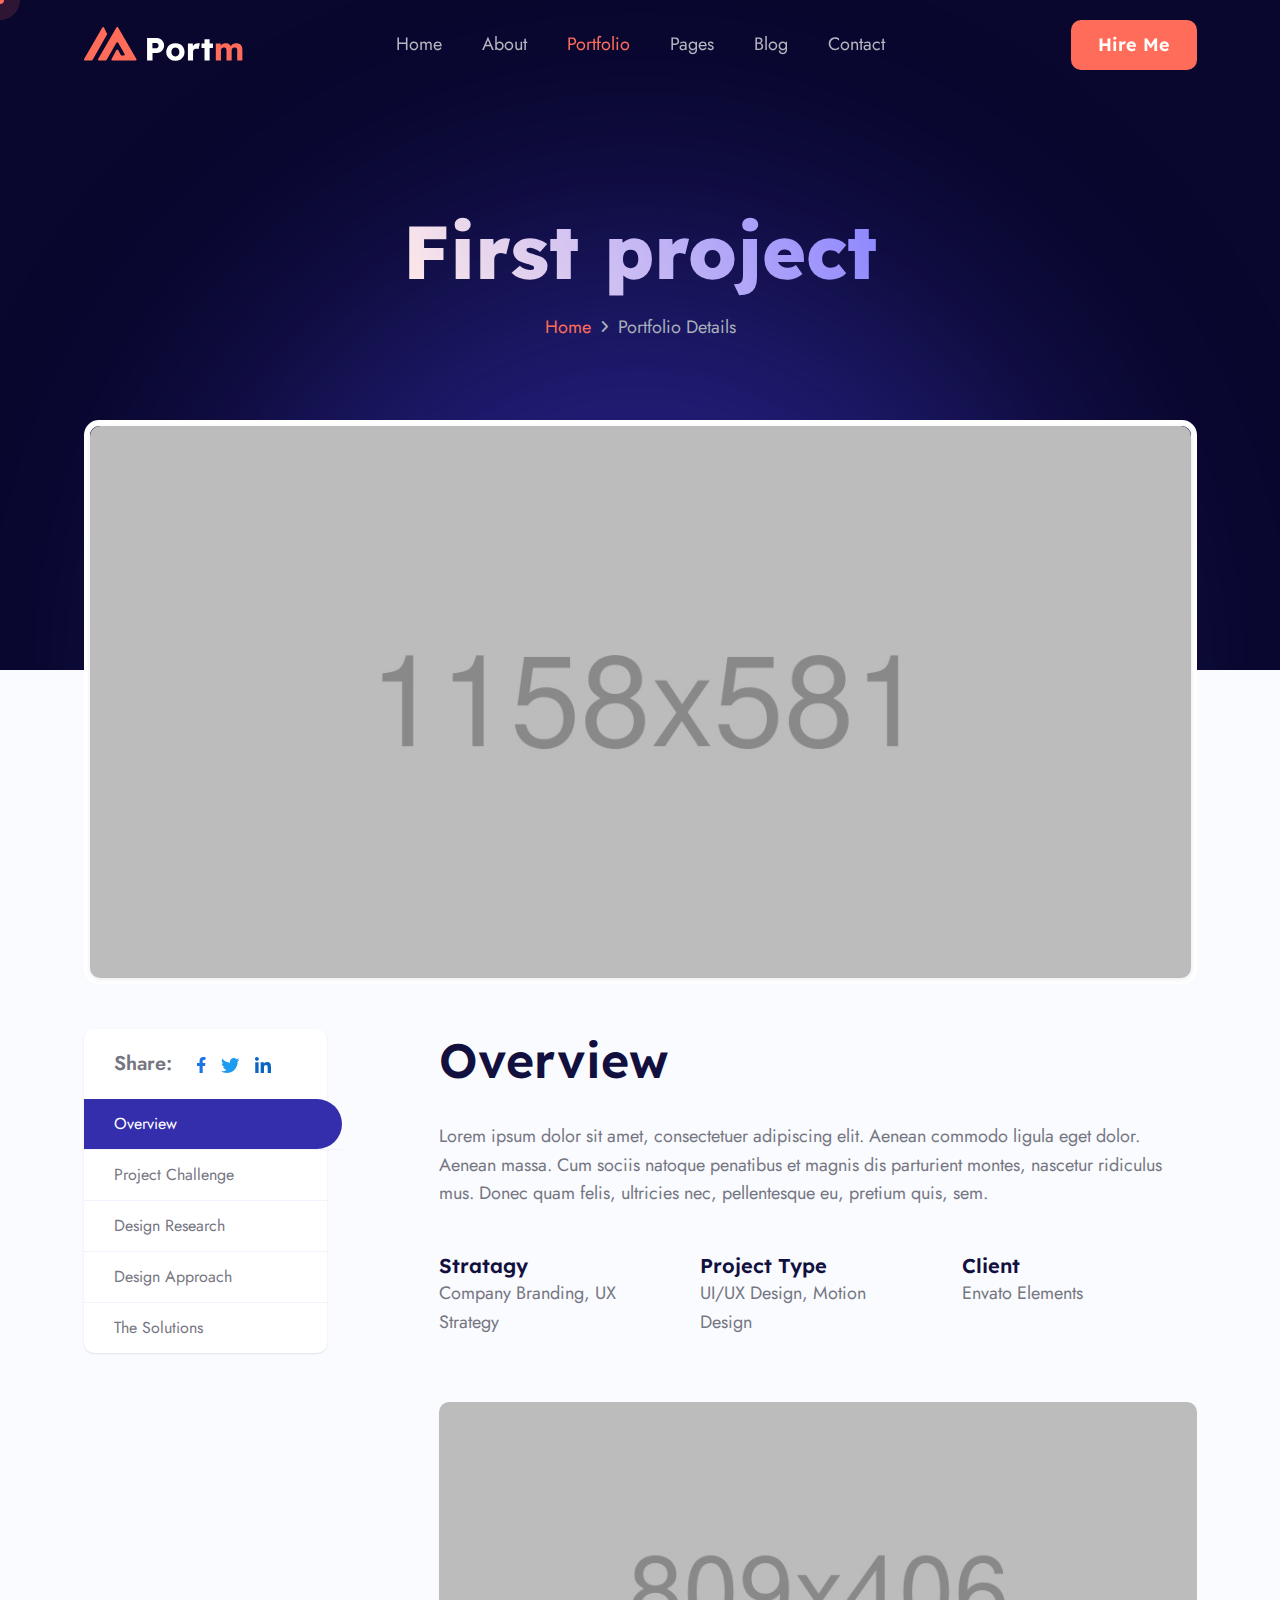
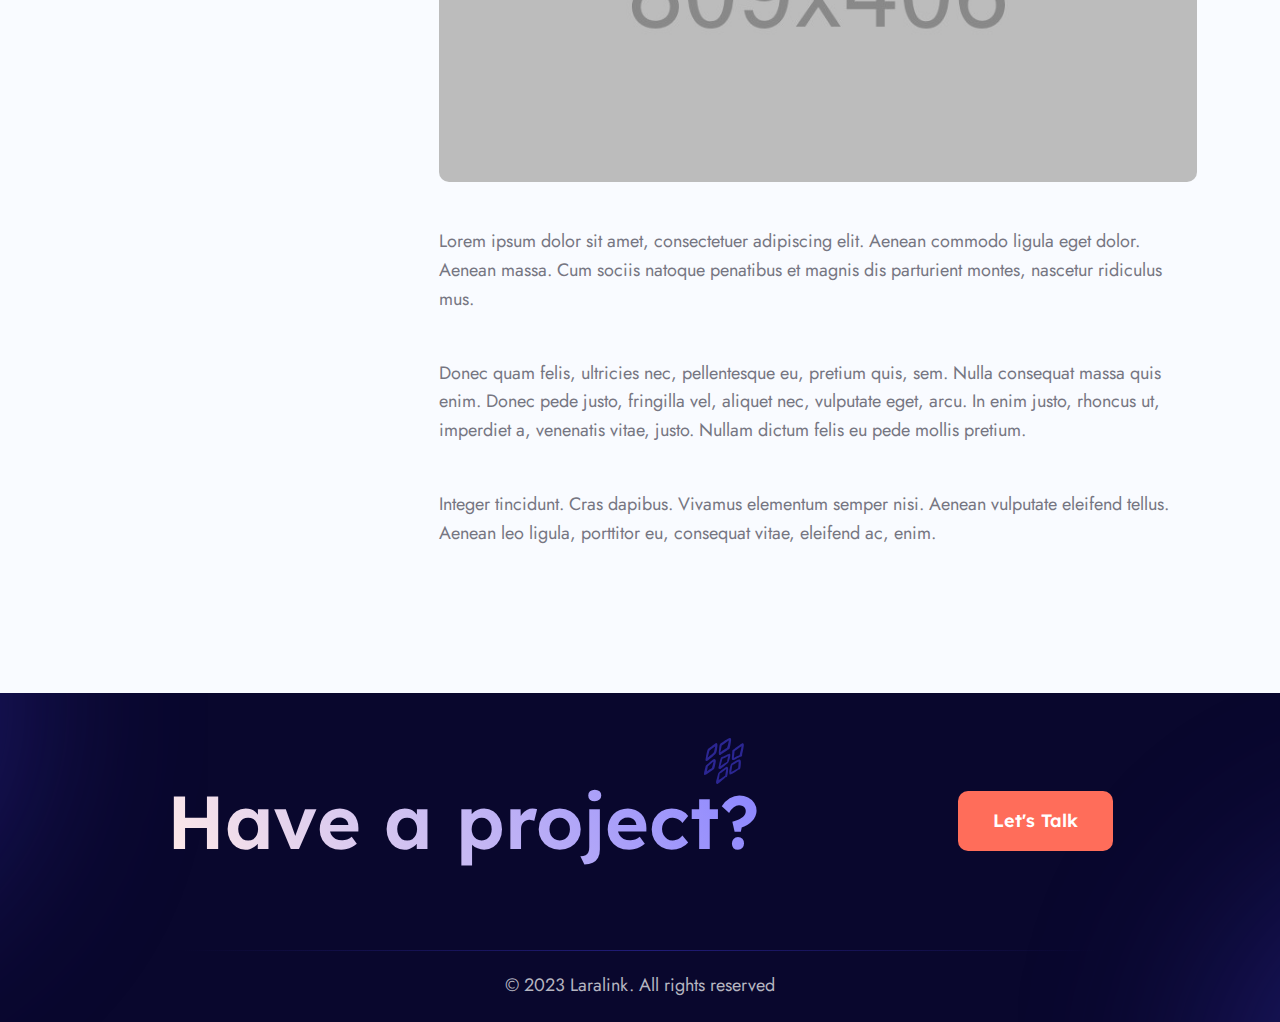
<file: portfolio-details.html>
<!DOCTYPE html>
<html class="no-js" lang="en">

<head>
  <!-- Meta Tags -->
  <meta charset="utf-8">
  <meta http-equiv="x-ua-compatible" content="ie=edge">
  <meta name="viewport" content="width=device-width, initial-scale=1">
  <meta name="author" content="Laralink">
  <!-- Favicon Icon -->
  <link rel="icon" href="assets/img/favicon.png">
  <!-- Site Title -->
  <title>Portm - Portfolio Details</title>
  <link rel="stylesheet" href="assets/css/plugins/bootstrap.min.css">
  <link rel="stylesheet" href="assets/css/plugins/fontawesome.min.css">
  <link rel="stylesheet" href="assets/css/plugins/odometer-theme-default.css">
  <link rel="stylesheet" href="assets/css/plugins/select2.min.css">
  <link rel="stylesheet" href="assets/css/plugins/animate.css">
  <link rel="stylesheet" href="assets/css/style.css">
</head>

<body>
  <div class="cs_preloader cs_center">
    <div class="cs_preloader_in"></div>
  </div>
  <!-- Start Header Section -->
  <header class="cs_site_header cs_style_1 cs_sticky_header">
    <div class="cs_main_header">
      <div class="container">
        <div class="cs_main_header_in">
          <div class="cs_main_header_left">
            <a class="cs_site_branding" href="index.html">
              <img src="assets/img/logo.svg" alt="Logo">
            </a>
          </div>
          <div class="cs_main_header_center">
            <div class="cs_nav">
              <ul class="cs_nav_list">
                <li class="menu-item-has-children"><a href="index.html">Home</a>
                  <ul>
                    <li><a href="index.html">Designer Landing</a></li>
                    <li><a href="home-v2.html">Developer Landing</a></li>
                  </ul>
                </li>
                <li class="menu-item-has-children"><a href="about.html">About</a>
                  <ul>
                    <li><a href="about.html">Designer About</a></li>
                    <li><a href="about-v2.html">Developer About</a></li>
                  </ul>
                </li>
                <li class="active menu-item-has-children"><a href="portfolio.html">Portfolio</a>
                  <ul>
                    <li><a href="portfolio.html">Portfolio</a></li>
                    <li><a href="portfolio-details.html">Portfolio Details</a></li>
                  </ul>
                </li>
                <li class="menu-item-has-children"><a href="#">Pages</a>
                  <ul>
                    <li><a href="testimonial.html">Testimonial</a></li>
                    <li><a href="faq.html">FAQ</a></li>
                    <li><a href="404.html">Error 404</a></li>
                  </ul>
                </li>
                <li class="menu-item-has-children"><a href="blog.html">Blog</a>
                  <ul>
                    <li><a href="blog.html">Blog</a></li>
                    <li><a href="blog-details.html">Blog Details</a></li>
                  </ul>
                </li>
                <li> <a href="contact.html">Contact</a></li>
              </ul>
            </div>
          </div>
          <div class="cs_main_header_right">
            <a href="contact.html" class="cs_btn cs_style_1 cs_primary_font"><span>Hire Me</span></a>
          </div>
        </div>
      </div>
    </div>
  </header>
  <!-- End Header Section -->

  <!-- Main content inside start-->
  <main>
    <!-- Start Hero Section -->
    <section class="cs_hero cs_style_3 cs_type_2 cs_filled_bg  text-center" data-src="assets/img/bg/hero_bg_5.svg">
      <div class="container">
        <div class="cs_height_150 cs_height_lg_150"></div>
        <div class="cs_height_60 cs_height_lg_30"></div>
        <h1 class="cs_hero_title cs_font_92 cs_extra_bold wow fadeInUp" data-wow-duration="0.8s" data-wow-delay="0.2s"><span class="cs_gradient_text_2">First project</span></h1>
        <ol class="breadcrumb">
          <li class="breadcrumb-item"><a href="index.html">Home</a></li>
          <li class="breadcrumb-item active">Portfolio Details</li>
        </ol>
      </div>
    </section>
    <!-- Start Hero Section -->

    <!--Start imagebox Section-->
    <div class="container">
      <div class="cs_image_box cs_style_5 cs_radius_15">
        <img class="cs_radius_10 w-100" src="assets/img/portfolio/pd.jpg" alt="project-details">
      </div>
      <div class="cs_height_45 cs_height_lg_30"></div>
    </div>
    <!--End imagebox Section-->

    <!--Start Postfolio Details Section-->
    <section>
      <div class="container">
        <div class="row">
          <div class="col-lg-3">
            <div class="cs_category cs_style_2 cs_white_bg cs_radius_10">
              <div class="cs_social cs_style_1 d-flex align-items-center cs_gap_25">
                <div class="cs_social_title cs_font_20 cs_semi_bold">Share:</div>
                <div class="cs_social_wrap d-flex cs_gap_15">
                  <a href="#"><svg width="9" height="16" viewBox="0 0 9 16" fill="none" xmlns="http://www.w3.org/2000/svg">
                    <path d="M8.00781 9L8.45219 6.10437H5.67375V4.22531C5.67375 3.43313 6.06188 2.66094 7.30625 2.66094H8.56937V0.195625C8.56937 0.195625 7.42313 0 6.32719 0C4.03906 0 2.54344 1.38688 2.54344 3.8975V6.10437H0V9H2.54344V16H5.67375V9H8.00781Z" fill="#1B74E4"/>
                    </svg>
                    </a>
                  <a href="#"><svg width="19" height="15" viewBox="0 0 19 15" fill="none" xmlns="http://www.w3.org/2000/svg">
                    <path d="M18.4588 1.76471C17.7794 2.07353 17.0471 2.27647 16.2882 2.37353C17.0647 1.90588 17.6647 1.16471 17.9471 0.273529C17.2147 0.714706 16.4029 1.02353 15.5471 1.2C14.85 0.441177 13.8706 0 12.7588 0C10.6853 0 8.99118 1.69412 8.99118 3.78529C8.99118 4.08529 9.02647 4.37647 9.08823 4.65C5.94706 4.49118 3.15 2.98235 1.28824 0.697059C0.961765 1.25294 0.776471 1.90588 0.776471 2.59412C0.776471 3.90882 1.43824 5.07353 2.46176 5.73529C1.83529 5.73529 1.25294 5.55882 0.741177 5.29412C0.741177 5.29412 0.741177 5.29412 0.741177 5.32059C0.741177 7.15588 2.04706 8.69118 3.77647 9.03529C3.45882 9.12353 3.12353 9.16765 2.77941 9.16765C2.54118 9.16765 2.30294 9.14118 2.07353 9.09706C2.55 10.5882 3.93529 11.7 5.60294 11.7265C4.31471 12.75 2.68235 13.35 0.9 13.35C0.6 13.35 0.3 13.3324 0 13.2971C1.67647 14.3735 3.67059 15 5.80588 15C12.7588 15 16.5794 9.22941 16.5794 4.22647C16.5794 4.05882 16.5794 3.9 16.5706 3.73235C17.3118 3.20294 17.9471 2.53235 18.4588 1.76471Z" fill="#1D9BF0"/>
                    </svg>                    
                    </a>
                  <a href="#"><svg width="16" height="16" viewBox="0 0 16 16" fill="none" xmlns="http://www.w3.org/2000/svg">
                    <path d="M3.58151 16H0.264292V5.31762H3.58151V16ZM1.92111 3.86044C0.860376 3.86044 0 2.98185 0 1.92111C7.59231e-09 1.4116 0.202402 0.92296 0.562681 0.562681C0.92296 0.202403 1.4116 0 1.92111 0C2.43062 0 2.91927 0.202403 3.27955 0.562681C3.63982 0.92296 3.84223 1.4116 3.84223 1.92111C3.84223 2.98185 2.98149 3.86044 1.92111 3.86044ZM15.9968 16H12.6867V10.7999C12.6867 9.56057 12.6617 7.97125 10.962 7.97125C9.23735 7.97125 8.97305 9.31771 8.97305 10.7106V16H5.65941V5.31762H8.84091V6.77479H8.88734C9.3302 5.93549 10.412 5.04976 12.026 5.04976C15.3832 5.04976 16.0004 7.26052 16.0004 10.132V16H15.9968Z" fill="#0A66C2"/>
                    </svg>                    
                    </a>
                </div>
              </div>
              <ul class="cs_mp_0">
                <li class="active"><a href="#">Overview</a></li>
                <li><a href="#">Project Challenge</a></li>
                <li><a href="#">Design Research</a></li>
                <li><a href="#">Design Approach</a></li>
                <li><a href="#">The Solutions</a></li>
              </ul>
            </div>
            <div class="cs_height_lg_30"></div>
          </div>
          <div class="col-lg-9">
            <div class="cs_pl_70">
              <div class="cs_portfoli_details cs_style_1">
                <h2 class="cs_portfolio_title cs_font_48">Overview</h2>
                <p class="cs_portfolio_text">Lorem ipsum dolor sit amet, consectetuer adipiscing elit. Aenean commodo
                  ligula eget dolor. Aenean massa. Cum sociis natoque penatibus et magnis dis parturient montes,
                  nascetur ridiculus mus. Donec quam felis, ultricies nec, pellentesque eu, pretium quis, sem.</p>
                <div class="cs_portfolio_details_wrap row">
                  <div class="col-md-4">
                    <h4 class="cs_font_20 m-0">Stratagy</h4>
                    <p class="m-0">Company Branding, UX Strategy</p>
                  </div>
                  <div class="col-md-4">
                    <h4 class="cs_font_20 m-0">Project Type</h4>
                    <p class="m-0">UI/UX Design, Motion Design</p>
                  </div>
                  <div class="col-md-4">
                    <h4 class="cs_font_20 m-0">Client</h4>
                    <p class="m-0">Envato Elements</p>
                  </div>
                </div>
                <img class="cs_protfolio_image w-100 cs_radius_10" src="assets/img/portfolio/pd2.jpg" alt="">
                <p class="cs_portfolio_text">Lorem ipsum dolor sit amet, consectetuer adipiscing elit. Aenean commodo
                  ligula eget dolor. Aenean massa. Cum sociis natoque penatibus et magnis dis parturient montes,
                  nascetur ridiculus mus. </p>
                <p class="cs_portfolio_text">
                  Donec quam felis, ultricies nec, pellentesque eu, pretium quis, sem. Nulla consequat massa quis enim.
                  Donec pede justo, fringilla vel, aliquet nec, vulputate eget, arcu. In enim justo, rhoncus ut,
                  imperdiet a, venenatis vitae, justo. Nullam dictum felis eu pede mollis pretium.
                </p>
                <p class="cs_portfolio_text">Integer tincidunt. Cras dapibus. Vivamus elementum semper nisi. Aenean
                  vulputate eleifend tellus. Aenean leo ligula, porttitor eu, consequat vitae, eleifend ac, enim.</p>
              </div>
            </div>
          </div>
        </div>
      </div>
      <div class="cs_height_145 cs_height_lg_75"></div>
    </section>
    <!--End Postfolio Details Section-->

  </main>
  <!-- Main content inside end-->

  <!-- Start Footer -->
  <footer class="cs_footer cs_style_1 cs_filled_bg position-relative" data-src="assets/img/bg/footer_bg.svg">
    <div class="position-absolute cs_footer_shape_1">
      <img src="assets/img/footer_shape.svg" alt="">
    </div>
    <div class="container">
      <div class="cs_footer_cta">
        <h2 class="cs_font_92 cs_gradient_text_2 cs_semi_bold">Have a project?</h2>
        <a href="portfolio.html" class="cs_btn cs_style_1 cs_primary_font"><span>Let's Talk</span></a>
      </div>
      <div class="cs_copyright">© 2023 <a href="#">Laralink</a>. All rights reserved</div>
    </div>
  </footer>
  <!-- End Footer -->

  <!-- Script -->
  <script src="assets/js/plugins/jquery-3.6.0.min.js"></script>
  <script src="assets/js/plugins/gsap.min.js"></script>
  <script src="assets/js/plugins/isotope.pkg.min.js"></script>
  <script src="assets/js/plugins/odometer.min.js"></script>
  <script src="assets/js/plugins/wow.min.js"></script>
  <script src="assets/js/main.js"></script>
</body>
</html>
</file>
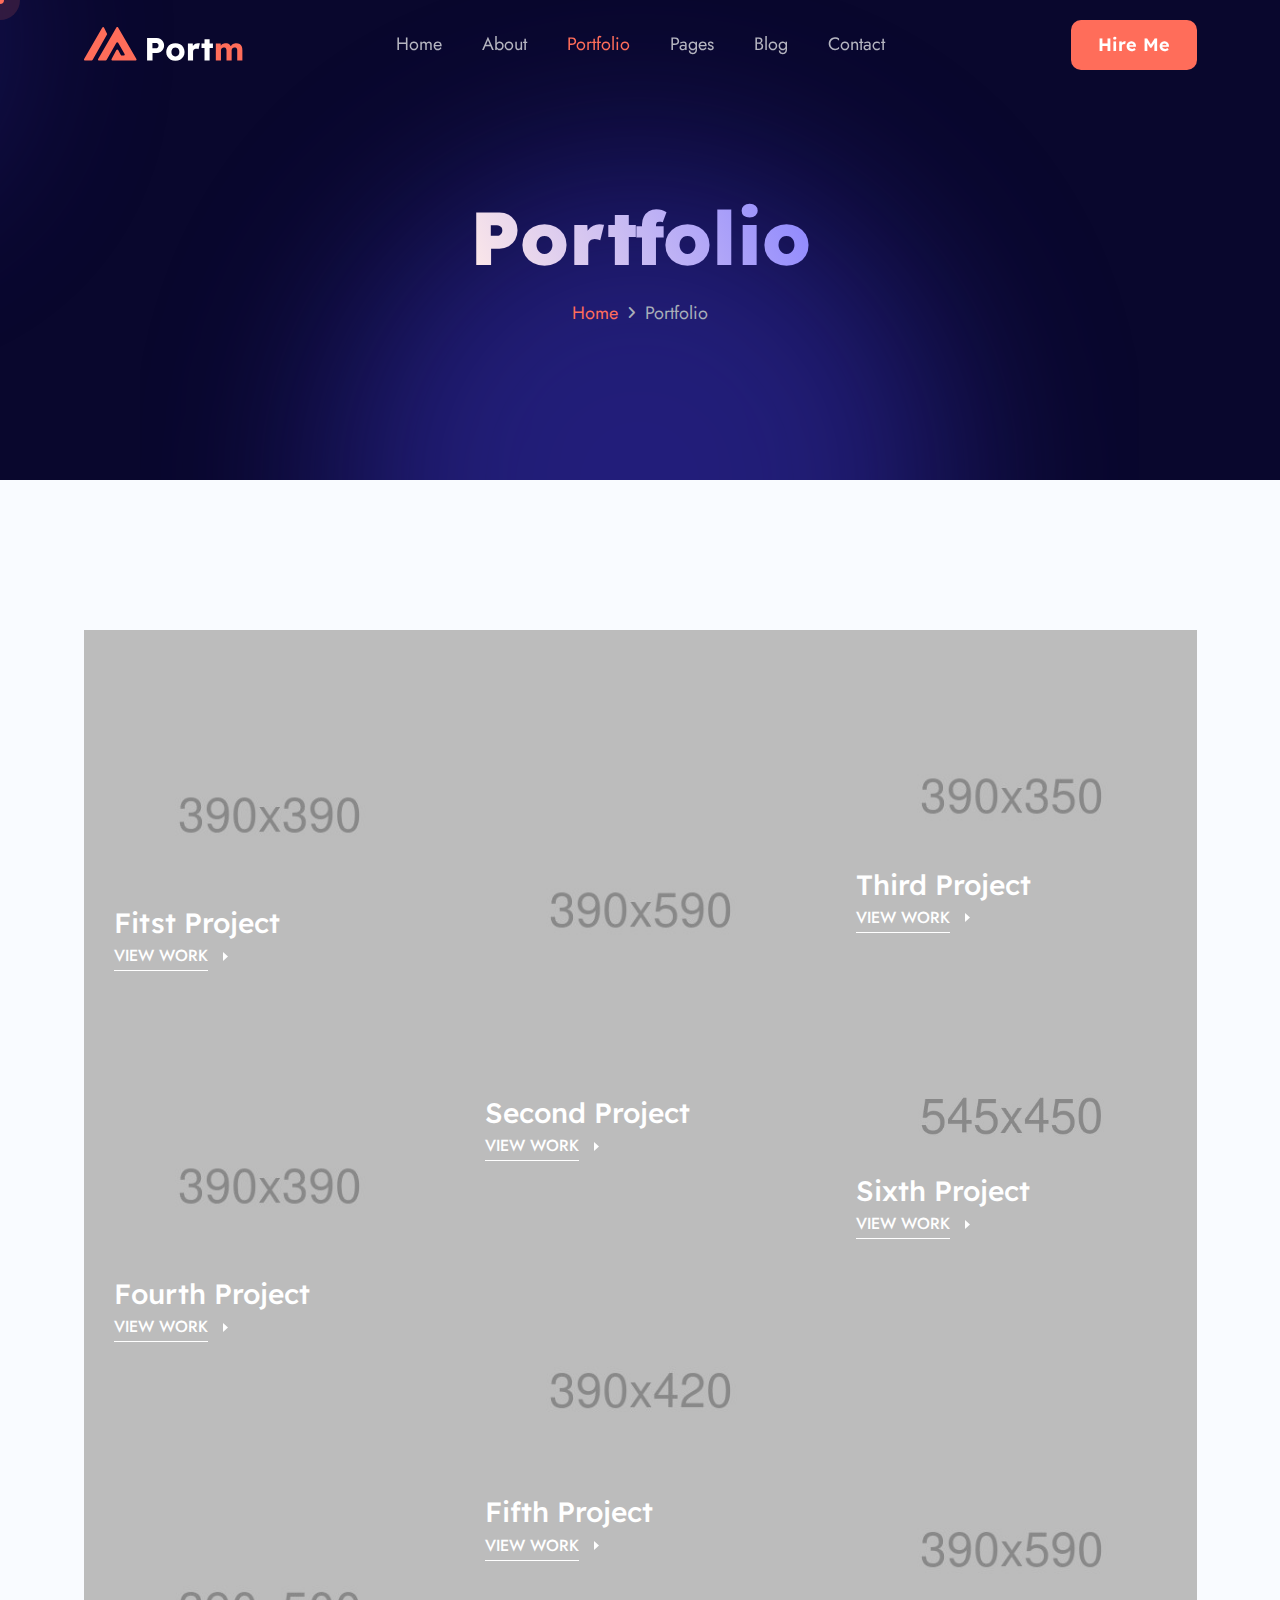
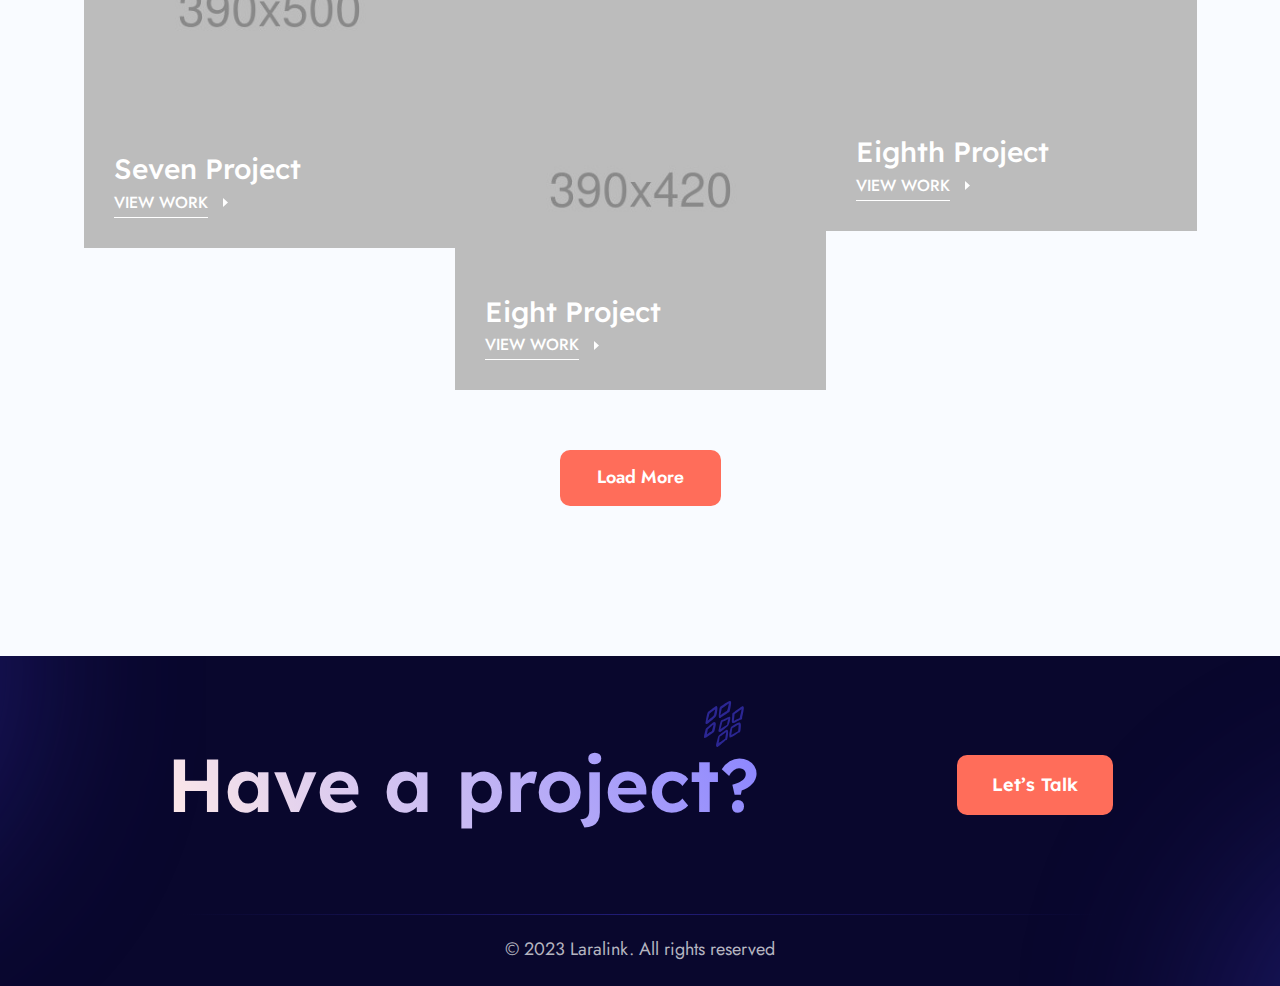
<file: portfolio.html>
<!DOCTYPE html>
<html class="no-js" lang="en">

<head>
  <!-- Meta Tags -->
  <meta charset="utf-8">
  <meta http-equiv="x-ua-compatible" content="ie=edge">
  <meta name="viewport" content="width=device-width, initial-scale=1">
  <meta name="author" content="Laralink">
  <!-- Favicon Icon -->
  <link rel="icon" href="assets/img/favicon.png">
  <!-- Site Title -->
  <title>Portm - Portfolio</title>
  <link rel="stylesheet" href="assets/css/plugins/bootstrap.min.css">
  <link rel="stylesheet" href="assets/css/plugins/fontawesome.min.css">
  <link rel="stylesheet" href="assets/css/plugins/odometer-theme-default.css">
  <link rel="stylesheet" href="assets/css/plugins/select2.min.css">
  <link rel="stylesheet" href="assets/css/plugins/animate.css">
  <link rel="stylesheet" href="assets/css/style.css">
</head>

<body>
  <div class="cs_preloader cs_center">
    <div class="cs_preloader_in"></div>
  </div>
  <!-- Start Header Section -->
  <header class="cs_site_header cs_style_1 cs_sticky_header">
    <div class="cs_main_header">
      <div class="container">
        <div class="cs_main_header_in">
          <div class="cs_main_header_left">
            <a class="cs_site_branding" href="index.html">
              <img src="assets/img/logo.svg" alt="Logo">
            </a>
          </div>
          <div class="cs_main_header_center">
            <div class="cs_nav">
              <ul class="cs_nav_list">
                <li class="menu-item-has-children"><a href="index.html">Home</a>
                  <ul>
                    <li><a href="index.html">Designer Landing</a></li>
                    <li><a href="home-v2.html">Developer Landing</a></li>
                  </ul>
                </li>
                <li class="menu-item-has-children"><a href="about.html">About</a>
                  <ul>
                    <li><a href="about.html">Designer About</a></li>
                    <li><a href="about-v2.html">Developer About</a></li>
                  </ul>
                </li>
                <li class="active menu-item-has-children"><a href="portfolio.html">Portfolio</a>
                  <ul>
                    <li><a href="portfolio.html">Portfolio</a></li>
                    <li><a href="portfolio-details.html">Portfolio Details</a></li>
                  </ul>
                </li>
                <li class="menu-item-has-children"><a href="#">Pages</a>
                  <ul>
                    <li><a href="testimonial.html">Testimonial</a></li>
                    <li><a href="faq.html">FAQ</a></li>
                    <li><a href="404.html">Error 404</a></li>
                  </ul>
                </li>
                <li class="menu-item-has-children"><a href="blog.html">Blog</a>
                  <ul>
                    <li><a href="blog.html">Blog</a></li>
                    <li><a href="blog-details.html">Blog Details</a></li>
                  </ul>
                </li>
                <li> <a href="contact.html">Contact</a></li>
              </ul>
            </div>
          </div>
          <div class="cs_main_header_right">
            <a href="contact.html" class="cs_btn cs_style_1 cs_primary_font"><span>Hire Me</span></a>
          </div>
        </div>
      </div>
    </div>
  </header>
  <!-- End Header Section -->

  <!-- Main content inside start-->
  <main>
    <!-- Start Hero Section -->
    <section class="cs_hero cs_style_3 cs_filled_bg cs_center text-center" data-src="assets/img/bg/hero_bg_5.svg">
      <div class="container">
        <div class="cs_height_45 cs_height_lg_45"></div>
        <h1 class="cs_hero_title cs_font_92 cs_extra_bold wow fadeInUp" data-wow-duration="0.8s" data-wow-delay="0.2s"><span class="cs_gradient_text_2">Portfolio</span></h1>
        <ol class="breadcrumb">
          <li class="breadcrumb-item"><a href="index.html">Home</a></li>
          <li class="breadcrumb-item active">Portfolio</li>
        </ol>
      </div>
    </section>
    <!-- Start Hero Section -->

    <!-- Start Porfolio Section -->
    <section>
      <div class="cs_height_150 cs_height_lg_80"></div>
      <div class="container">
        <div class="cs_isotop cs_isotop_col_3">
          <div class="cs_grid_sizer"></div>
          <div class="cs_isotop_item cs_zoom">
            <a href="portfolio-details.html" class="cs_portfolio cs_style_1">
              <div class="cs_portfolio_thumbnail">
                <img class="cs_zoom_in w-100" src="assets/img/portfolio/p3.jpg" alt="">
              </div>
              <div class="cs_portfolio_info cs_white_color cs_medium position-absolute">
                <h2 class="cs_font_28 cs_white_color cs_medium mb-0">Fitst Project</h2>
                <div class="cs_font_16 cs_gap_15 d-inline-flex cs_medium align-items-center">
                  <span class="cs_text_btn cs_secondary_font cs_type_1 text-uppercase">View work</span>
                  <svg width="5" height="9" viewBox="0 0 5 9" fill="none" xmlns="http://www.w3.org/2000/svg">
                    <path d="M0 0L5 4.5L0 9L0 0Z" fill="currentColor" />
                  </svg>
                </div>
              </div>
            </a>
          </div>
          <div class="cs_isotop_item cs_zoom">
            <a href="portfolio-details.html" class="cs_portfolio cs_style_1">
              <div class="cs_portfolio_thumbnail">
                <img class="cs_zoom_in w-100" src="assets/img/portfolio/p2.jpg" alt="">
              </div>
              <div class="cs_portfolio_info cs_white_color cs_medium position-absolute">
                <h2 class="cs_font_28 cs_white_color cs_medium mb-0">Second Project</h2>
                <div class="cs_font_16 cs_gap_15 d-inline-flex cs_medium align-items-center">
                  <span class="cs_text_btn cs_secondary_font cs_type_1 text-uppercase">View work</span>
                  <svg width="5" height="9" viewBox="0 0 5 9" fill="none" xmlns="http://www.w3.org/2000/svg">
                    <path d="M0 0L5 4.5L0 9L0 0Z" fill="currentColor" />
                  </svg>
                </div>
              </div>
            </a>
          </div>
          <div class="cs_isotop_item cs_zoom">
            <a href="portfolio-details.html" class="cs_portfolio cs_style_1">
              <div class="cs_portfolio_thumbnail">
                <img class="cs_zoom_in w-100" src="assets/img/portfolio/p8.jpg" alt="">
              </div>
              <div class="cs_portfolio_info cs_white_color cs_medium position-absolute">
                <h2 class="cs_font_28 cs_white_color cs_medium mb-0">Third Project</h2>
                <div class="cs_font_16 cs_gap_15 d-inline-flex cs_medium align-items-center">
                  <span class="cs_text_btn cs_secondary_font cs_type_1 text-uppercase">View work</span>
                  <svg width="5" height="9" viewBox="0 0 5 9" fill="none" xmlns="http://www.w3.org/2000/svg">
                    <path d="M0 0L5 4.5L0 9L0 0Z" fill="currentColor" />
                  </svg>
                </div>
              </div>
            </a>
          </div>
          <div class="cs_isotop_item cs_zoom">
            <a href="portfolio-details.html" class="cs_portfolio cs_style_1">
              <div class="cs_portfolio_thumbnail">
                <img class="cs_zoom_in w-100" src="assets/img/portfolio/p4.jpg" alt="">
              </div>
              <div class="cs_portfolio_info cs_white_color cs_medium position-absolute">
                <h2 class="cs_font_28 cs_white_color cs_medium mb-0">Sixth Project</h2>
                <div class="cs_font_16 cs_gap_15 d-inline-flex cs_medium align-items-center">
                  <span class="cs_text_btn cs_secondary_font cs_type_1 text-uppercase">View work</span>
                  <svg width="5" height="9" viewBox="0 0 5 9" fill="none" xmlns="http://www.w3.org/2000/svg">
                    <path d="M0 0L5 4.5L0 9L0 0Z" fill="currentColor" />
                  </svg>
                </div>
              </div>
            </a>
          </div>
          <div class="cs_isotop_item cs_zoom">
            <a href="portfolio-details.html" class="cs_portfolio cs_style_1">
              <div class="cs_portfolio_thumbnail">
                <img class="cs_zoom_in w-100" src="assets/img/portfolio/p7.jpg" alt="">
              </div>
              <div class="cs_portfolio_info cs_white_color cs_medium position-absolute">
                <h2 class="cs_font_28 cs_white_color cs_medium mb-0">Fourth Project</h2>
                <div class="cs_font_16 cs_gap_15 d-inline-flex cs_medium align-items-center">
                  <span class="cs_text_btn cs_secondary_font cs_type_1 text-uppercase">View work</span>
                  <svg width="5" height="9" viewBox="0 0 5 9" fill="none" xmlns="http://www.w3.org/2000/svg">
                    <path d="M0 0L5 4.5L0 9L0 0Z" fill="currentColor" />
                  </svg>
                </div>
              </div>
            </a>
          </div>
          <div class="cs_isotop_item cs_zoom">
            <a href="portfolio-details.html" class="cs_portfolio cs_style_1">
              <div class="cs_portfolio_thumbnail">
                <img class="cs_zoom_in w-100" src="assets/img/portfolio/p9.jpg" alt="">
              </div>
              <div class="cs_portfolio_info cs_white_color cs_medium position-absolute">
                <h2 class="cs_font_28 cs_white_color cs_medium mb-0">Fifth Project</h2>
                <div class="cs_font_16 cs_gap_15 d-inline-flex cs_medium align-items-center">
                  <span class="cs_text_btn cs_secondary_font cs_type_1 text-uppercase">View work</span>
                  <svg width="5" height="9" viewBox="0 0 5 9" fill="none" xmlns="http://www.w3.org/2000/svg">
                    <path d="M0 0L5 4.5L0 9L0 0Z" fill="currentColor" />
                  </svg>
                </div>
              </div>
            </a>
          </div>
          <div class="cs_isotop_item cs_zoom">
            <a href="portfolio-details.html" class="cs_portfolio cs_style_1">
              <div class="cs_portfolio_thumbnail">
                <img class="cs_zoom_in w-100" src="assets/img/portfolio/p11.jpg" alt="">
              </div>
              <div class="cs_portfolio_info cs_white_color cs_medium position-absolute">
                <h2 class="cs_font_28 cs_white_color cs_medium mb-0">Eighth Project</h2>
                <div class="cs_font_16 cs_gap_15 d-inline-flex cs_medium align-items-center">
                  <span class="cs_text_btn cs_secondary_font cs_type_1 text-uppercase">View work</span>
                  <svg width="5" height="9" viewBox="0 0 5 9" fill="none" xmlns="http://www.w3.org/2000/svg">
                    <path d="M0 0L5 4.5L0 9L0 0Z" fill="currentColor" />
                  </svg>
                </div>
              </div>
            </a>
          </div>
          <div class="cs_isotop_item cs_zoom">
            <a href="portfolio-details.html" class="cs_portfolio cs_style_1">
              <div class="cs_portfolio_thumbnail">
                <img class="cs_zoom_in w-100" src="assets/img/portfolio/p10.jpg" alt="">
              </div>
              <div class="cs_portfolio_info cs_white_color cs_medium position-absolute">
                <h2 class="cs_font_28 cs_white_color cs_medium mb-0">Seven Project</h2>
                <div class="cs_font_16 cs_gap_15 d-inline-flex cs_medium align-items-center">
                  <span class="cs_text_btn cs_secondary_font cs_type_1 text-uppercase">View work</span>
                  <svg width="5" height="9" viewBox="0 0 5 9" fill="none" xmlns="http://www.w3.org/2000/svg">
                    <path d="M0 0L5 4.5L0 9L0 0Z" fill="currentColor" />
                  </svg>
                </div>
              </div>
            </a>
          </div>
          <div class="cs_isotop_item cs_zoom">
            <a href="portfolio-details.html" class="cs_portfolio cs_style_1">
              <div class="cs_portfolio_thumbnail">
                <img class="cs_zoom_in w-100" src="assets/img/portfolio/pp9.jpg" alt="">
              </div>
              <div class="cs_portfolio_info cs_white_color cs_medium position-absolute">
                <h2 class="cs_font_28 cs_white_color cs_medium mb-0">Eight Project</h2>
                <div class="cs_font_16 cs_gap_15 d-inline-flex cs_medium align-items-center">
                  <span class="cs_text_btn cs_secondary_font cs_type_1 text-uppercase">View work</span>
                  <svg width="5" height="9" viewBox="0 0 5 9" fill="none" xmlns="http://www.w3.org/2000/svg">
                    <path d="M0 0L5 4.5L0 9L0 0Z" fill="currentColor" />
                  </svg>
                </div>
              </div>
            </a>
          </div>
        </div>
        <div class="cs_height_60 cs_height_lg_40"></div>
        <div class="cs_center">
          <a href="#" class="cs_btn cs_style_1"><span>Load More</span></a>
        </div>
      </div>
      <div class="cs_height_150 cs_height_lg_80"></div>
    </section>
    <!-- End Porfolio Section -->
  </main>
  <!-- Main content inside end-->

  <!-- Start Footer -->
  <footer class="cs_footer cs_style_1 cs_filled_bg position-relative" data-src="assets/img/bg/footer_bg.svg">
    <div class="position-absolute cs_footer_shape_1">
      <img src="assets/img/footer_shape.svg" alt="">
    </div>
    <div class="container">
      <div class="cs_footer_cta">
        <h2 class="cs_font_92 cs_gradient_text_2 cs_semi_bold">Have a project?</h2>
        <a href="contact.html" class="cs_btn cs_style_1 cs_primary_font"><span>Let’s
            Talk</span></a>
      </div>
      <div class="cs_copyright">© 2023 <a href="#">Laralink</a>. All rights reserved</div>
    </div>
  </footer>
  <!-- End Footer -->

  <!-- Script -->
  <script src="assets/js/plugins/jquery-3.6.0.min.js"></script>
  <script src="assets/js/plugins/gsap.min.js"></script>
  <script src="assets/js/plugins/isotope.pkg.min.js"></script>
  <script src="assets/js/plugins/odometer.min.js"></script>
  <script src="assets/js/plugins/wow.min.js"></script>
  <script src="assets/js/main.js"></script>
</body>
</html>
</file>
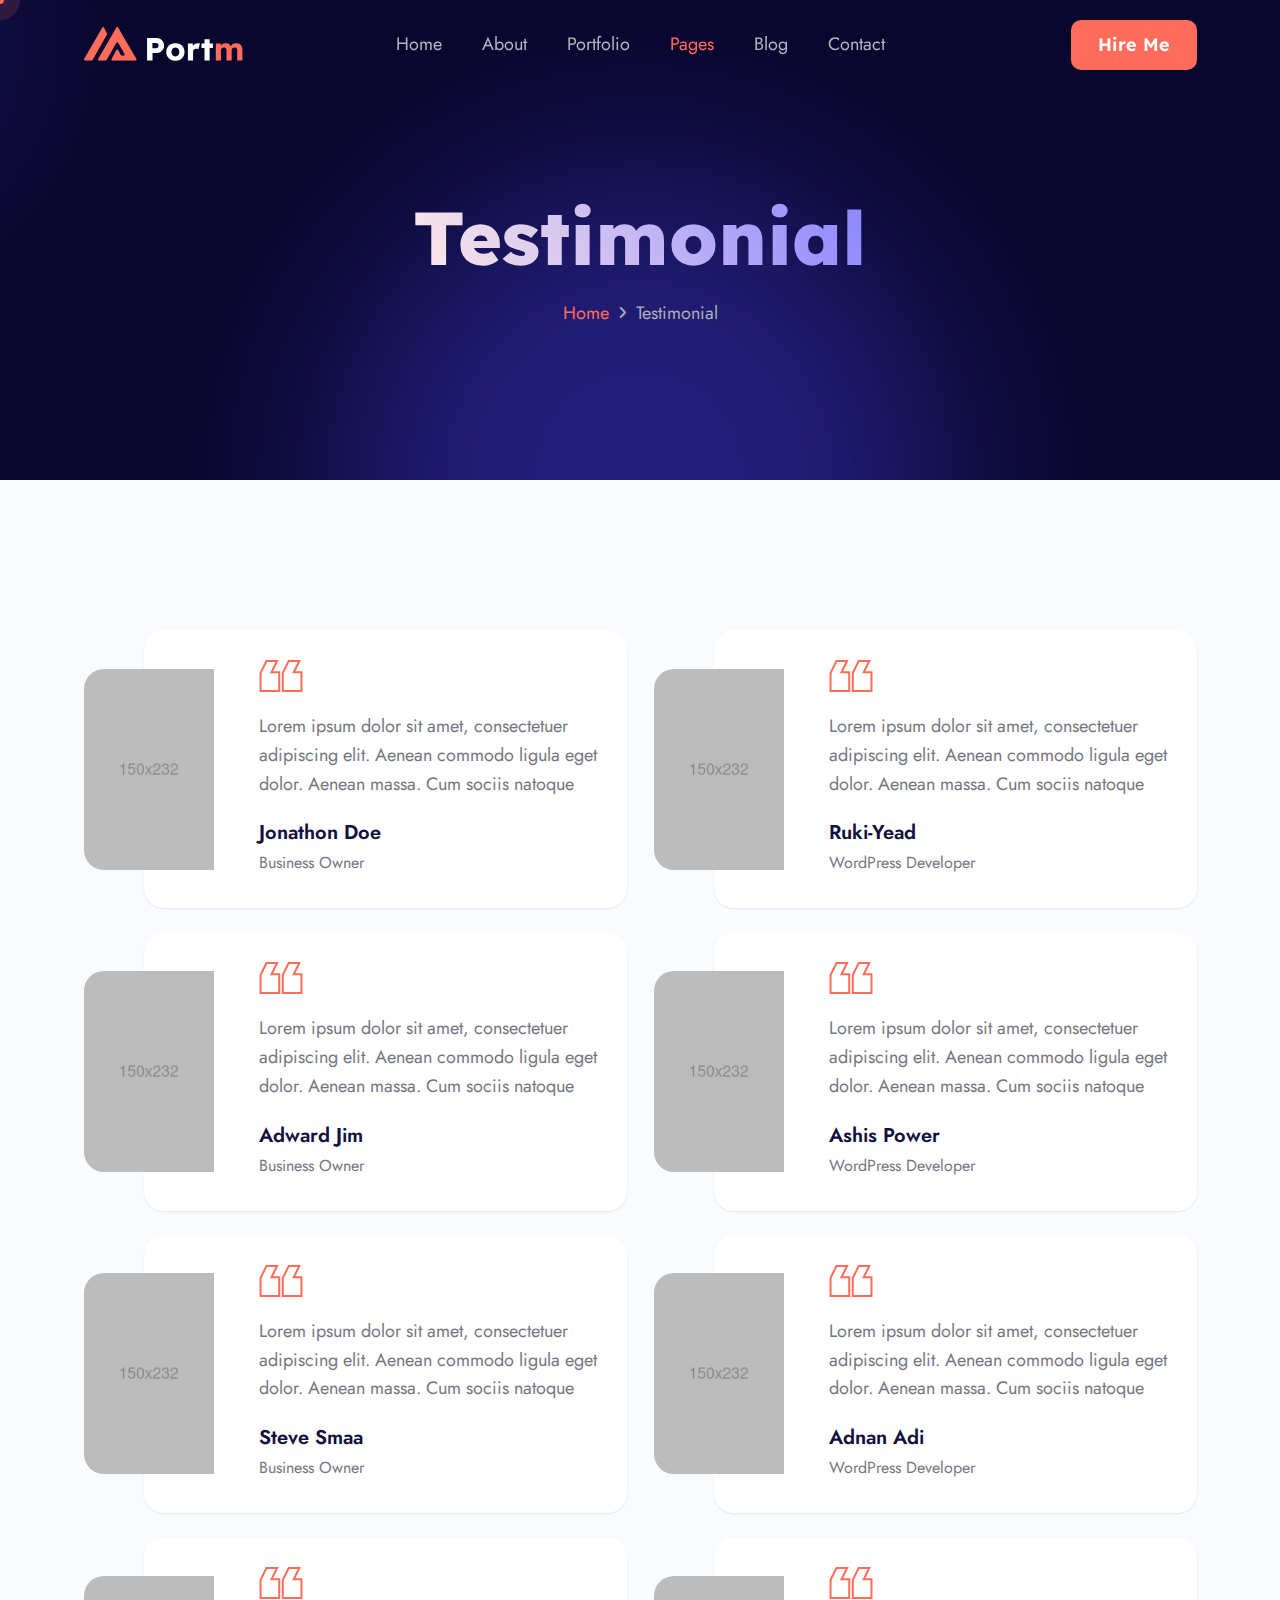
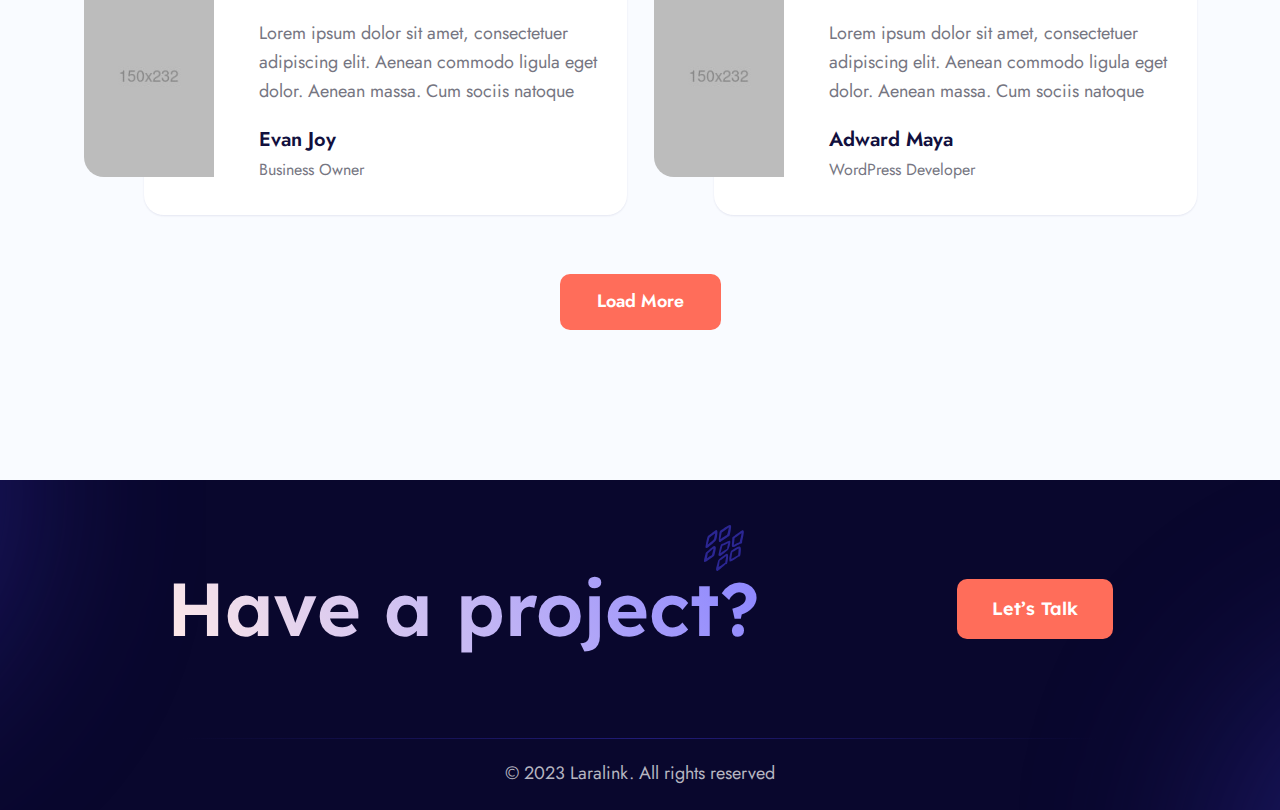
<file: testimonial.html>
<!DOCTYPE html>
<html class="no-js" lang="en">

<head>
  <!-- Meta Tags -->
  <meta charset="utf-8">
  <meta http-equiv="x-ua-compatible" content="ie=edge">
  <meta name="viewport" content="width=device-width, initial-scale=1">
  <meta name="author" content="Laralink">
  <!-- Favicon Icon -->
  <link rel="icon" href="assets/img/favicon.png">
  <!-- Site Title -->
  <title>Portm - Testmonial</title>
  <link rel="stylesheet" href="assets/css/plugins/bootstrap.min.css">
  <link rel="stylesheet" href="assets/css/plugins/fontawesome.min.css">
  <link rel="stylesheet" href="assets/css/plugins/odometer-theme-default.css">
  <link rel="stylesheet" href="assets/css/plugins/select2.min.css">
  <link rel="stylesheet" href="assets/css/plugins/animate.css">
  <link rel="stylesheet" href="assets/css/style.css">
</head>

<body>
  <div class="cs_preloader cs_center">
    <div class="cs_preloader_in"></div>
  </div>
  <!-- Start Header Section -->
  <header class="cs_site_header cs_style_1 cs_sticky_header">
    <div class="cs_main_header">
      <div class="container">
        <div class="cs_main_header_in">
          <div class="cs_main_header_left">
            <a class="cs_site_branding" href="index.html">
              <img src="assets/img/logo.svg" alt="Logo">
            </a>
          </div>
          <div class="cs_main_header_center">
            <div class="cs_nav">
              <ul class="cs_nav_list">
                <li class="menu-item-has-children"><a href="index.html">Home</a>
                  <ul>
                    <li><a href="index.html">Designer Landing</a></li>
                    <li><a href="home-v2.html">Developer Landing</a></li>
                  </ul>
                </li>
                <li class="menu-item-has-children"><a href="about.html">About</a>
                  <ul>
                    <li><a href="about.html">Designer About</a></li>
                    <li><a href="about-v2.html">Developer About</a></li>
                  </ul>
                </li>
                <li class="menu-item-has-children"><a href="portfolio.html">Portfolio</a>
                  <ul>
                    <li><a href="portfolio.html">Portfolio</a></li>
                    <li><a href="portfolio-details.html">Portfolio Details</a></li>
                  </ul>
                </li>
                <li class="active menu-item-has-children"><a href="#">Pages</a>
                  <ul>
                    <li><a href="testimonial.html">Testimonial</a></li>
                    <li><a href="faq.html">FAQ</a></li>
                    <li><a href="404.html">Error 404</a></li>
                  </ul>
                </li>
                <li class="menu-item-has-children"><a href="blog.html">Blog</a>
                  <ul>
                    <li><a href="blog.html">Blog</a></li>
                    <li><a href="blog-details.html">Blog Details</a></li>
                  </ul>
                </li>
                <li> <a href="contact.html">Contact</a></li>
              </ul>
            </div>
          </div>
          <div class="cs_main_header_right">
            <a href="contact.html" class="cs_btn cs_style_1 cs_primary_font"><span>Hire Me</span></a>
          </div>
        </div>
      </div>
    </div>
  </header>
  <!-- End Header Section -->

  <!-- Main content inside start-->
  <main>
    <!-- Start Hero Section -->
    <section class="cs_hero cs_style_3 cs_filled_bg cs_center text-center" data-src="assets/img/bg/hero_bg_5.svg">
      <div class="container">
        <div class="cs_height_45 cs_height_lg_45"></div>
        <h1 class="cs_hero_title cs_font_92 cs_extra_bold wow fadeInUp" data-wow-duration="0.8s" data-wow-delay="0.2s"><span class="cs_gradient_text_2">Testimonial</span></h1>
        <ol class="breadcrumb">
          <li class="breadcrumb-item"><a href="index.html">Home</a></li>
          <li class="breadcrumb-item active">Testimonial</li>
        </ol>
      </div>
    </section>
    <!-- Start Hero Section -->

    <!-- Start Testmonial Section -->
    <div class="cs_height_150 cs_height_lg_80"></div>
    <div class="container">
      <div class="row cs_gap_70 cs_testimonial_wrap">
        <div class="col-lg-6">
          <div class="cs_testimonial cs_style_2 cs_radius_20 cs_white_bg cs_transition_3 cs_transform_up_hover_3">
            <div class="cs_testimonial_in">
              <div class="cs_testimonial_img overflow-hidden">
                <img class="h-100 w-100" src="assets/img/testmonial/a4.jpg" alt="avaterImg">
              </div>
              <div class="cs_testimonial_info">
                <img class="cs_testimonial_quote" src="assets/img/icon/Quote.svg" alt="Testmonial Quote">
                <p class="cs_testimonial_text">Lorem ipsum dolor sit amet, consectetuer adipiscing elit. Aenean
                  commodo ligula eget dolor. Aenean massa. Cum sociis natoque </p>
                <div class="cs_testimonial_author">
                  <div class="cs_author_name cs_font_20 cs_semi_bold">Jonathon Doe</div>
                  <div class="cs_author_designation cs_font_16">Business Owner</div>
                </div>
              </div>
            </div>
          </div>
        </div>
        <div class="col-lg-6">
          <div class="cs_testimonial cs_style_2 cs_radius_20 cs_white_bg cs_transition_3 cs_transform_up_hover_3">
            <div class="cs_testimonial_in">
              <div class="cs_testimonial_img overflow-hidden">
                <img class="h-100 w-100" src="assets/img/testmonial/a5.jpg" alt="avaterImg">
              </div>
              <div class="cs_testimonial_info">
                <img class="cs_testimonial_quote" src="assets/img/icon/Quote.svg" alt="Testmonial Quote">
                <p class="cs_testimonial_text">Lorem ipsum dolor sit amet, consectetuer adipiscing elit. Aenean
                  commodo ligula eget dolor. Aenean massa. Cum sociis natoque </p>
                <div class="cs_testimonial_author">
                  <div class="cs_author_name cs_font_20 cs_semi_bold">Ruki-Yead</div>
                  <div class="cs_author_designation cs_font_16">WordPress Developer</div>
                </div>
              </div>
            </div>
          </div>
        </div>
        <div class="col-lg-6">
          <div class="cs_testimonial cs_style_2 cs_radius_20 cs_white_bg cs_transition_3 cs_transform_up_hover_3">
            <div class="cs_testimonial_in">
              <div class="cs_testimonial_img overflow-hidden">
                <img class="h-100 w-100" src="assets/img/testmonial/a6.jpg" alt="avaterImg">
              </div>
              <div class="cs_testimonial_info">
                <img class="cs_testimonial_quote" src="assets/img/icon/Quote.svg" alt="Testmonial Quote">
                <p class="cs_testimonial_text">Lorem ipsum dolor sit amet, consectetuer adipiscing elit. Aenean
                  commodo ligula eget dolor. Aenean massa. Cum sociis natoque </p>
                <div class="cs_testimonial_author">
                  <div class="cs_author_name cs_font_20 cs_semi_bold">Adward Jim</div>
                  <div class="cs_author_designation cs_font_16">Business Owner</div>
                </div>
              </div>
            </div>
          </div>
        </div>
        <div class="col-lg-6">
          <div class="cs_testimonial cs_style_2 cs_radius_20 cs_white_bg cs_transition_3 cs_transform_up_hover_3">
            <div class="cs_testimonial_in">
              <div class="cs_testimonial_img overflow-hidden">
                <img class="h-100 w-100" src="assets/img/testmonial/a7.jpg" alt="avaterImg">
              </div>
              <div class="cs_testimonial_info">
                <img class="cs_testimonial_quote" src="assets/img/icon/Quote.svg" alt="Testmonial Quote">
                <p class="cs_testimonial_text">Lorem ipsum dolor sit amet, consectetuer adipiscing elit. Aenean
                  commodo ligula eget dolor. Aenean massa. Cum sociis natoque </p>
                <div class="cs_testimonial_author">
                  <div class="cs_author_name cs_font_20 cs_semi_bold">Ashis Power</div>
                  <div class="cs_author_designation cs_font_16">WordPress Developer</div>
                </div>
              </div>
            </div>
          </div>
        </div>
        <div class="col-lg-6">
          <div class="cs_testimonial cs_style_2 cs_radius_20 cs_white_bg cs_transition_3 cs_transform_up_hover_3">
            <div class="cs_testimonial_in">
              <div class="cs_testimonial_img overflow-hidden">
                <img class="h-100 w-100" src="assets/img/testmonial/a8.jpg" alt="avaterImg">
              </div>
              <div class="cs_testimonial_info">
                <img class="cs_testimonial_quote" src="assets/img/icon/Quote.svg" alt="Testmonial Quote">
                <p class="cs_testimonial_text">Lorem ipsum dolor sit amet, consectetuer adipiscing elit. Aenean
                  commodo ligula eget dolor. Aenean massa. Cum sociis natoque </p>
                <div class="cs_testimonial_author">
                  <div class="cs_author_name cs_font_20 cs_semi_bold">Steve Smaa</div>
                  <div class="cs_author_designation cs_font_16">Business Owner</div>
                </div>
              </div>
            </div>
          </div>
        </div>
        <div class="col-lg-6">
          <div class="cs_testimonial cs_style_2 cs_radius_20 cs_white_bg cs_transition_3 cs_transform_up_hover_3">
            <div class="cs_testimonial_in">
              <div class="cs_testimonial_img overflow-hidden">
                <img class="h-100 w-100" src="assets/img/testmonial/a9.jpg" alt="avaterImg">
              </div>
              <div class="cs_testimonial_info">
                <img class="cs_testimonial_quote" src="assets/img/icon/Quote.svg" alt="Testmonial Quote">
                <p class="cs_testimonial_text">Lorem ipsum dolor sit amet, consectetuer adipiscing elit. Aenean
                  commodo ligula eget dolor. Aenean massa. Cum sociis natoque </p>
                <div class="cs_testimonial_author">
                  <div class="cs_author_name cs_font_20 cs_semi_bold">Adnan Adi</div>
                  <div class="cs_author_designation cs_font_16">WordPress Developer</div>
                </div>
              </div>
            </div>
          </div>
        </div>
        <div class="col-lg-6">
          <div class="cs_testimonial cs_style_2 cs_radius_20 cs_white_bg cs_transition_3 cs_transform_up_hover_3">
            <div class="cs_testimonial_in">
              <div class="cs_testimonial_img overflow-hidden">
                <img class="h-100 w-100" src="assets/img/testmonial/a10.jpg" alt="avaterImg">
              </div>
              <div class="cs_testimonial_info">
                <img class="cs_testimonial_quote" src="assets/img/icon/Quote.svg" alt="Testmonial Quote">
                <p class="cs_testimonial_text">Lorem ipsum dolor sit amet, consectetuer adipiscing elit. Aenean
                  commodo ligula eget dolor. Aenean massa. Cum sociis natoque </p>
                <div class="cs_testimonial_author">
                  <div class="cs_author_name cs_font_20 cs_semi_bold">Evan Joy</div>
                  <div class="cs_author_designation cs_font_16">Business Owner</div>
                </div>
              </div>
            </div>
          </div>
        </div>
        <div class="col-lg-6">
          <div class="cs_testimonial cs_style_2 cs_radius_20 cs_white_bg cs_transition_3 cs_transform_up_hover_3">
            <div class="cs_testimonial_in">
              <div class="cs_testimonial_img overflow-hidden">
                <img class="h-100 w-100" src="assets/img/testmonial/a11.jpg" alt="avaterImg">
              </div>
              <div class="cs_testimonial_info">
                <img class="cs_testimonial_quote" src="assets/img/icon/Quote.svg" alt="Testmonial Quote">
                <p class="cs_testimonial_text">Lorem ipsum dolor sit amet, consectetuer adipiscing elit. Aenean
                  commodo ligula eget dolor. Aenean massa. Cum sociis natoque </p>
                <div class="cs_testimonial_author">
                  <div class="cs_author_name cs_font_20 cs_semi_bold">Adward Maya</div>
                  <div class="cs_author_designation cs_font_16">WordPress Developer</div>
                </div>
              </div>
            </div>
          </div>
        </div>
      </div>
      <div class="cs_height_35 cs_height_lg_15"></div>
      <div class="cs_center">
        <a href="#" class="cs_btn cs_style_1"><span>Load More</span></a>
      </div>
    </div>
    <div class="cs_height_150 cs_height_lg_80"></div>
    <!-- End Testmonial Section -->
  </main>
  <!-- Main content inside end-->

  <!-- Start Footer -->
  <footer class="cs_footer cs_style_1 cs_filled_bg position-relative" data-src="assets/img/bg/footer_bg.svg">
    <div class="position-absolute cs_footer_shape_1">
      <img src="assets/img/footer_shape.svg" alt="">
    </div>
    <div class="container">
      <div class="cs_footer_cta">
        <h2 class="cs_font_92 cs_gradient_text_2 cs_semi_bold">Have a project?</h2>
        <a href="contact.html" class="cs_btn cs_style_1 cs_primary_font"><span>Let’s
            Talk</span></a>
      </div>
      <div class="cs_copyright">© 2023 <a href="#">Laralink</a>. All rights reserved</div>
    </div>
  </footer>
  <!-- End Footer -->

  <!-- Script -->
  <script src="assets/js/plugins/jquery-3.6.0.min.js"></script>
  <script src="assets/js/plugins/gsap.min.js"></script>
  <script src="assets/js/plugins/isotope.pkg.min.js"></script>
  <script src="assets/js/plugins/odometer.min.js"></script>
  <script src="assets/js/plugins/wow.min.js"></script>
  <script src="assets/js/main.js"></script>
</body>
</html>
</file>
<file: assets/css/plugins/odometer-theme-default.css>
.odometer.odometer-auto-theme, .odometer.odometer-theme-default {
  display: inline-block;
  vertical-align: middle;
  *vertical-align: auto;
  *zoom: 1;
  *display: inline;
  position: relative;
}
.odometer.odometer-auto-theme .odometer-digit, .odometer.odometer-theme-default .odometer-digit {
  display: inline-block;
  vertical-align: middle;
  *vertical-align: auto;
  *zoom: 1;
  *display: inline;
  position: relative;
}
.odometer.odometer-auto-theme .odometer-digit .odometer-digit-spacer, .odometer.odometer-theme-default .odometer-digit .odometer-digit-spacer {
  display: inline-block;
  vertical-align: middle;
  *vertical-align: auto;
  *zoom: 1;
  *display: inline;
  visibility: hidden;
}
.odometer.odometer-auto-theme .odometer-digit .odometer-digit-inner, .odometer.odometer-theme-default .odometer-digit .odometer-digit-inner {
  text-align: left;
  display: block;
  position: absolute;
  top: 0;
  left: 0;
  right: 0;
  bottom: 0;
  overflow: hidden;
}
.odometer.odometer-auto-theme .odometer-digit .odometer-ribbon, .odometer.odometer-theme-default .odometer-digit .odometer-ribbon {
  display: block;
}
.odometer.odometer-auto-theme .odometer-digit .odometer-ribbon-inner, .odometer.odometer-theme-default .odometer-digit .odometer-ribbon-inner {
  display: block;
  -webkit-backface-visibility: hidden;
}
.odometer.odometer-auto-theme .odometer-digit .odometer-value, .odometer.odometer-theme-default .odometer-digit .odometer-value {
  display: block;
  -webkit-transform: translateZ(0);
}
.odometer.odometer-auto-theme .odometer-digit .odometer-value.odometer-last-value, .odometer.odometer-theme-default .odometer-digit .odometer-value.odometer-last-value {
  position: absolute;
}
.odometer.odometer-auto-theme.odometer-animating-up .odometer-ribbon-inner, .odometer.odometer-theme-default.odometer-animating-up .odometer-ribbon-inner {
  -webkit-transition: -webkit-transform 2s;
  -moz-transition: -moz-transform 2s;
  -ms-transition: -ms-transform 2s;
  -o-transition: -o-transform 2s;
  transition: transform 2s;
}
.odometer.odometer-auto-theme.odometer-animating-up.odometer-animating .odometer-ribbon-inner, .odometer.odometer-theme-default.odometer-animating-up.odometer-animating .odometer-ribbon-inner {
  -webkit-transform: translateY(-100%);
  -moz-transform: translateY(-100%);
  -ms-transform: translateY(-100%);
  -o-transform: translateY(-100%);
  transform: translateY(-100%);
}
.odometer.odometer-auto-theme.odometer-animating-down .odometer-ribbon-inner, .odometer.odometer-theme-default.odometer-animating-down .odometer-ribbon-inner {
  -webkit-transform: translateY(-100%);
  -moz-transform: translateY(-100%);
  -ms-transform: translateY(-100%);
  -o-transform: translateY(-100%);
  transform: translateY(-100%);
}
.odometer.odometer-auto-theme.odometer-animating-down.odometer-animating .odometer-ribbon-inner, .odometer.odometer-theme-default.odometer-animating-down.odometer-animating .odometer-ribbon-inner {
  -webkit-transition: -webkit-transform 2s;
  -moz-transition: -moz-transform 2s;
  -ms-transition: -ms-transform 2s;
  -o-transition: -o-transform 2s;
  transition: transform 2s;
  -webkit-transform: translateY(0);
  -moz-transform: translateY(0);
  -ms-transform: translateY(0);
  -o-transform: translateY(0);
  transform: translateY(0);
}

.odometer.odometer-auto-theme, .odometer.odometer-theme-default {
  font-family: "Helvetica Neue", sans-serif;
  line-height: 1.1em;
}
.odometer.odometer-auto-theme .odometer-value, .odometer.odometer-theme-default .odometer-value {
  text-align: center;
}
</file>
<file: assets/css/style.css>
/*--------------------------------------------------------------
>> TABLE OF CONTENTS:
----------------------------------------------------------------
1. Typography
2. Spacing
3. General
4. Header
5. Button
6. Preloader
7. Custom Cursor
8. Footer
9. Hero
10. Tab
11. Comments
12. Paginations
13. Iconbox
14. Progressbar
15. About
16. Shape
17. Error page
18. Isotope
19. Section Heading
20. Brand
21. Blog
22. Testimonial
23. Portfolio
24. FunFact
25. Form
26. Catagory
27. Video Popup
--------------------------------------------------------------*/
/*--------------------------------------------------------------
## Basic Color
----------------------------------------------------------------*/
/*--------------------------------------------------------------
1. Typography
----------------------------------------------------------------*/
/* Google Fonts */
@import url("https://fonts.googleapis.com/css2?family=Jost:wght@400;500;600;700&family=Lexend+Deca:wght@400;500;600;700;800&display=swap");
body,
html {
  color: #767682;
  font-family: "Jost", sans-serif;
  font-size: 18px;
  font-weight: 400;
  line-height: 1.666em;
  overflow-x: hidden;
  background-color: #f9fbff;
}

h1,
h2,
h3,
h4,
h5,
h6 {
  clear: both;
  color: #12103e;
  padding: 0;
  margin: 0 0 20px 0;
  font-weight: 600;
  line-height: 1.3em;
  font-family: "Lexend Deca", sans-serif;
}

.cs_primary_font {
  font-family: "Lexend Deca", sans-serif;
}

.cs_secondary_font {
  font-family: "Jost", sans-serif;
}

h1 {
  font-size: 56px;
}

h2 {
  font-size: 42px;
}

h3 {
  font-size: 30px;
}

h4 {
  font-size: 24px;
}

h5 {
  font-size: 18px;
}

h6 {
  font-size: 16px;
}

p {
  margin-bottom: 15px;
  line-height: 1.6em;
}

ul {
  margin: 0 0 25px 0;
  padding-left: 20px;
  list-style: square outside none;
}

ol {
  padding-left: 20px;
  margin-bottom: 25px;
}

dfn,
cite,
em,
i {
  font-style: italic;
}

blockquote {
  margin: 0 15px;
  font-style: italic;
  font-size: 20px;
  line-height: 1.6em;
  margin: 0;
}

address {
  margin: 0 0 15px;
}

img {
  border: 0;
  max-width: 100%;
  height: auto;
}

a {
  color: inherit;
  text-decoration: none;
  -webkit-transition: all 0.3s ease;
  transition: all 0.3s ease;
}

button {
  color: inherit;
  -webkit-transition: all 0.3s ease;
  transition: all 0.3s ease;
}

a:hover {
  text-decoration: none;
  color: #ff6d5a;
}

table {
  width: 100%;
  margin-bottom: 25px;
}
table th {
  font-weight: 600;
  color: #767682;
}
table td,
table th {
  border-top: 1px solid #4d4d4d;
  padding: 11px 10px;
}

dl {
  margin-bottom: 25px;
}
dl dt {
  font-weight: 600;
}

b,
strong {
  font-weight: bold;
}

pre {
  color: #767682;
  border: 1px solid #4d4d4d;
  font-size: 18px;
  padding: 25px;
  border-radius: 5px;
}

kbd {
  font-size: 100%;
  background-color: #767682;
  border-radius: 5px;
}

input,
textarea {
  color: #12103e;
}

/*--------- Font size--------*/
.cs_font_14 {
  font-size: 14px;
}

.cs_font_15 {
  font-size: 15px;
}

.cs_font_16 {
  font-size: 16px;
}

.cs_font_20 {
  font-size: 20px;
}

.cs_font_24 {
  font-size: 24px;
}

.cs_font_28 {
  font-size: 28px;
}

.cs_font_36 {
  font-size: 36px;
}

.cs_font_48 {
  font-size: 48px;
}
@media (max-width: 1199px) {
  .cs_font_48 {
    font-size: 42px;
  }
}

.cs_font_92 {
  font-size: 92px;
}
@media (max-width: 1400px) {
  .cs_font_92 {
    font-size: 75px;
  }
}
@media (max-width: 1199px) {
  .cs_font_92 {
    font-size: 70px;
  }
}
@media (max-width: 767px) {
  .cs_font_92 {
    font-size: 56px;
  }
}
@media (max-width: 500px) {
  .cs_font_92 {
    font-size: 46px;
  }
}
@media (max-width: 380px) {
  .cs_font_92 {
    font-size: 42px;
  }
}

/*--------- Font weight--------*/
.cs_light {
  font-weight: 300;
}

.cs_normal {
  font-weight: 400;
}

.cs_medium {
  font-weight: 500;
}

.cs_semi_bold {
  font-weight: 600;
}

.cs_bold {
  font-weight: 700;
}

.cs_extra_bold {
  font-weight: 800;
}

.cs_black {
  font-weight: 900;
}

.cs_letter_spacing_15 {
  letter-spacing: 1.5px;
}

/*----------Responsive------------*/
@media only screen and (max-width: 991px) {
  br {
    display: none;
  }
  h2 {
    font-size: 36px;
    margin-bottom: 10px;
  }
  /*----------Font size------------*/
  .cs_font_20 {
    font-size: 20px;
  }
  .cs_font_24 {
    font-size: 24px;
  }
  .cs_font_28 {
    font-size: 24px;
  }
  .cs_font_48 {
    font-size: 42px;
  }
}
/*--------------------------------------------------------------
  2. Spacing
----------------------------------------------------------------*/
@media screen and (min-width: 992px) {
  .cs_height_1 {
    height: 1px !important;
  }
  .cs_height_2 {
    height: 2px !important;
  }
  .cs_height_3 {
    height: 3px !important;
  }
  .cs_height_4 {
    height: 4px !important;
  }
  .cs_height_5 {
    height: 5px !important;
  }
  .cs_height_6 {
    height: 6px !important;
  }
  .cs_height_7 {
    height: 7px !important;
  }
  .cs_height_8 {
    height: 8px !important;
  }
  .cs_height_9 {
    height: 9px !important;
  }
  .cs_height_10 {
    height: 10px !important;
  }
  .cs_height_11 {
    height: 11px !important;
  }
  .cs_height_12 {
    height: 12px !important;
  }
  .cs_height_13 {
    height: 13px !important;
  }
  .cs_height_14 {
    height: 14px !important;
  }
  .cs_height_15 {
    height: 15px !important;
  }
  .cs_height_16 {
    height: 16px !important;
  }
  .cs_height_17 {
    height: 17px !important;
  }
  .cs_height_18 {
    height: 18px !important;
  }
  .cs_height_19 {
    height: 19px !important;
  }
  .cs_height_20 {
    height: 20px !important;
  }
  .cs_height_21 {
    height: 21px !important;
  }
  .cs_height_22 {
    height: 22px !important;
  }
  .cs_height_23 {
    height: 23px !important;
  }
  .cs_height_24 {
    height: 24px !important;
  }
  .cs_height_25 {
    height: 25px !important;
  }
  .cs_height_26 {
    height: 26px !important;
  }
  .cs_height_27 {
    height: 27px !important;
  }
  .cs_height_28 {
    height: 28px !important;
  }
  .cs_height_29 {
    height: 29px !important;
  }
  .cs_height_30 {
    height: 30px !important;
  }
  .cs_height_31 {
    height: 31px !important;
  }
  .cs_height_32 {
    height: 32px !important;
  }
  .cs_height_33 {
    height: 33px !important;
  }
  .cs_height_34 {
    height: 34px !important;
  }
  .cs_height_35 {
    height: 35px !important;
  }
  .cs_height_36 {
    height: 36px !important;
  }
  .cs_height_37 {
    height: 37px !important;
  }
  .cs_height_38 {
    height: 38px !important;
  }
  .cs_height_39 {
    height: 39px !important;
  }
  .cs_height_40 {
    height: 40px !important;
  }
  .cs_height_41 {
    height: 41px !important;
  }
  .cs_height_42 {
    height: 42px !important;
  }
  .cs_height_43 {
    height: 43px !important;
  }
  .cs_height_44 {
    height: 44px !important;
  }
  .cs_height_45 {
    height: 45px !important;
  }
  .cs_height_46 {
    height: 46px !important;
  }
  .cs_height_47 {
    height: 47px !important;
  }
  .cs_height_48 {
    height: 48px !important;
  }
  .cs_height_49 {
    height: 49px !important;
  }
  .cs_height_50 {
    height: 50px !important;
  }
  .cs_height_51 {
    height: 51px !important;
  }
  .cs_height_52 {
    height: 52px !important;
  }
  .cs_height_53 {
    height: 53px !important;
  }
  .cs_height_54 {
    height: 54px !important;
  }
  .cs_height_55 {
    height: 55px !important;
  }
  .cs_height_56 {
    height: 56px !important;
  }
  .cs_height_57 {
    height: 57px !important;
  }
  .cs_height_58 {
    height: 58px !important;
  }
  .cs_height_59 {
    height: 59px !important;
  }
  .cs_height_60 {
    height: 60px !important;
  }
  .cs_height_61 {
    height: 61px !important;
  }
  .cs_height_62 {
    height: 62px !important;
  }
  .cs_height_63 {
    height: 63px !important;
  }
  .cs_height_64 {
    height: 64px !important;
  }
  .cs_height_65 {
    height: 65px !important;
  }
  .cs_height_66 {
    height: 66px !important;
  }
  .cs_height_67 {
    height: 67px !important;
  }
  .cs_height_68 {
    height: 68px !important;
  }
  .cs_height_69 {
    height: 69px !important;
  }
  .cs_height_70 {
    height: 70px !important;
  }
  .cs_height_71 {
    height: 71px !important;
  }
  .cs_height_72 {
    height: 72px !important;
  }
  .cs_height_73 {
    height: 73px !important;
  }
  .cs_height_74 {
    height: 74px !important;
  }
  .cs_height_75 {
    height: 75px !important;
  }
  .cs_height_76 {
    height: 76px !important;
  }
  .cs_height_77 {
    height: 77px !important;
  }
  .cs_height_78 {
    height: 78px !important;
  }
  .cs_height_79 {
    height: 79px !important;
  }
  .cs_height_80 {
    height: 80px !important;
  }
  .cs_height_81 {
    height: 81px !important;
  }
  .cs_height_82 {
    height: 82px !important;
  }
  .cs_height_83 {
    height: 83px !important;
  }
  .cs_height_84 {
    height: 84px !important;
  }
  .cs_height_85 {
    height: 85px !important;
  }
  .cs_height_86 {
    height: 86px !important;
  }
  .cs_height_87 {
    height: 87px !important;
  }
  .cs_height_88 {
    height: 88px !important;
  }
  .cs_height_89 {
    height: 89px !important;
  }
  .cs_height_90 {
    height: 90px !important;
  }
  .cs_height_91 {
    height: 91px !important;
  }
  .cs_height_92 {
    height: 92px !important;
  }
  .cs_height_93 {
    height: 93px !important;
  }
  .cs_height_94 {
    height: 94px !important;
  }
  .cs_height_95 {
    height: 95px !important;
  }
  .cs_height_96 {
    height: 96px !important;
  }
  .cs_height_97 {
    height: 97px !important;
  }
  .cs_height_98 {
    height: 98px !important;
  }
  .cs_height_99 {
    height: 99px !important;
  }
  .cs_height_100 {
    height: 100px !important;
  }
  .cs_height_101 {
    height: 101px !important;
  }
  .cs_height_102 {
    height: 102px !important;
  }
  .cs_height_103 {
    height: 103px !important;
  }
  .cs_height_104 {
    height: 104px !important;
  }
  .cs_height_105 {
    height: 105px !important;
  }
  .cs_height_106 {
    height: 106px !important;
  }
  .cs_height_107 {
    height: 107px !important;
  }
  .cs_height_108 {
    height: 108px !important;
  }
  .cs_height_109 {
    height: 109px !important;
  }
  .cs_height_110 {
    height: 110px !important;
  }
  .cs_height_111 {
    height: 111px !important;
  }
  .cs_height_112 {
    height: 112px !important;
  }
  .cs_height_113 {
    height: 113px !important;
  }
  .cs_height_114 {
    height: 114px !important;
  }
  .cs_height_115 {
    height: 115px !important;
  }
  .cs_height_116 {
    height: 116px !important;
  }
  .cs_height_117 {
    height: 117px !important;
  }
  .cs_height_118 {
    height: 118px !important;
  }
  .cs_height_119 {
    height: 119px !important;
  }
  .cs_height_120 {
    height: 120px !important;
  }
  .cs_height_121 {
    height: 121px !important;
  }
  .cs_height_122 {
    height: 122px !important;
  }
  .cs_height_123 {
    height: 123px !important;
  }
  .cs_height_124 {
    height: 124px !important;
  }
  .cs_height_125 {
    height: 125px !important;
  }
  .cs_height_126 {
    height: 126px !important;
  }
  .cs_height_127 {
    height: 127px !important;
  }
  .cs_height_128 {
    height: 128px !important;
  }
  .cs_height_129 {
    height: 129px !important;
  }
  .cs_height_130 {
    height: 130px !important;
  }
  .cs_height_131 {
    height: 131px !important;
  }
  .cs_height_132 {
    height: 132px !important;
  }
  .cs_height_133 {
    height: 133px !important;
  }
  .cs_height_134 {
    height: 134px !important;
  }
  .cs_height_135 {
    height: 135px !important;
  }
  .cs_height_136 {
    height: 136px !important;
  }
  .cs_height_137 {
    height: 137px !important;
  }
  .cs_height_138 {
    height: 138px !important;
  }
  .cs_height_139 {
    height: 139px !important;
  }
  .cs_height_140 {
    height: 140px !important;
  }
  .cs_height_141 {
    height: 141px !important;
  }
  .cs_height_142 {
    height: 142px !important;
  }
  .cs_height_143 {
    height: 143px !important;
  }
  .cs_height_144 {
    height: 144px !important;
  }
  .cs_height_145 {
    height: 145px !important;
  }
  .cs_height_146 {
    height: 146px !important;
  }
  .cs_height_147 {
    height: 147px !important;
  }
  .cs_height_148 {
    height: 148px !important;
  }
  .cs_height_149 {
    height: 149px !important;
  }
  .cs_height_150 {
    height: 150px !important;
  }
}
@media screen and (max-width: 991px) {
  .cs_height_lg_1 {
    height: 1px !important;
  }
  .cs_height_lg_2 {
    height: 2px !important;
  }
  .cs_height_lg_3 {
    height: 3px !important;
  }
  .cs_height_lg_4 {
    height: 4px !important;
  }
  .cs_height_lg_5 {
    height: 5px !important;
  }
  .cs_height_lg_6 {
    height: 6px !important;
  }
  .cs_height_lg_7 {
    height: 7px !important;
  }
  .cs_height_lg_8 {
    height: 8px !important;
  }
  .cs_height_lg_9 {
    height: 9px !important;
  }
  .cs_height_lg_10 {
    height: 10px !important;
  }
  .cs_height_lg_11 {
    height: 11px !important;
  }
  .cs_height_lg_12 {
    height: 12px !important;
  }
  .cs_height_lg_13 {
    height: 13px !important;
  }
  .cs_height_lg_14 {
    height: 14px !important;
  }
  .cs_height_lg_15 {
    height: 15px !important;
  }
  .cs_height_lg_16 {
    height: 16px !important;
  }
  .cs_height_lg_17 {
    height: 17px !important;
  }
  .cs_height_lg_18 {
    height: 18px !important;
  }
  .cs_height_lg_19 {
    height: 19px !important;
  }
  .cs_height_lg_20 {
    height: 20px !important;
  }
  .cs_height_lg_21 {
    height: 21px !important;
  }
  .cs_height_lg_22 {
    height: 22px !important;
  }
  .cs_height_lg_23 {
    height: 23px !important;
  }
  .cs_height_lg_24 {
    height: 24px !important;
  }
  .cs_height_lg_25 {
    height: 25px !important;
  }
  .cs_height_lg_26 {
    height: 26px !important;
  }
  .cs_height_lg_27 {
    height: 27px !important;
  }
  .cs_height_lg_28 {
    height: 28px !important;
  }
  .cs_height_lg_29 {
    height: 29px !important;
  }
  .cs_height_lg_30 {
    height: 30px !important;
  }
  .cs_height_lg_31 {
    height: 31px !important;
  }
  .cs_height_lg_32 {
    height: 32px !important;
  }
  .cs_height_lg_33 {
    height: 33px !important;
  }
  .cs_height_lg_34 {
    height: 34px !important;
  }
  .cs_height_lg_35 {
    height: 35px !important;
  }
  .cs_height_lg_36 {
    height: 36px !important;
  }
  .cs_height_lg_37 {
    height: 37px !important;
  }
  .cs_height_lg_38 {
    height: 38px !important;
  }
  .cs_height_lg_39 {
    height: 39px !important;
  }
  .cs_height_lg_40 {
    height: 40px !important;
  }
  .cs_height_lg_41 {
    height: 41px !important;
  }
  .cs_height_lg_42 {
    height: 42px !important;
  }
  .cs_height_lg_43 {
    height: 43px !important;
  }
  .cs_height_lg_44 {
    height: 44px !important;
  }
  .cs_height_lg_45 {
    height: 45px !important;
  }
  .cs_height_lg_46 {
    height: 46px !important;
  }
  .cs_height_lg_47 {
    height: 47px !important;
  }
  .cs_height_lg_48 {
    height: 48px !important;
  }
  .cs_height_lg_49 {
    height: 49px !important;
  }
  .cs_height_lg_50 {
    height: 50px !important;
  }
  .cs_height_lg_51 {
    height: 51px !important;
  }
  .cs_height_lg_52 {
    height: 52px !important;
  }
  .cs_height_lg_53 {
    height: 53px !important;
  }
  .cs_height_lg_54 {
    height: 54px !important;
  }
  .cs_height_lg_55 {
    height: 55px !important;
  }
  .cs_height_lg_56 {
    height: 56px !important;
  }
  .cs_height_lg_57 {
    height: 57px !important;
  }
  .cs_height_lg_58 {
    height: 58px !important;
  }
  .cs_height_lg_59 {
    height: 59px !important;
  }
  .cs_height_lg_60 {
    height: 60px !important;
  }
  .cs_height_lg_61 {
    height: 61px !important;
  }
  .cs_height_lg_62 {
    height: 62px !important;
  }
  .cs_height_lg_63 {
    height: 63px !important;
  }
  .cs_height_lg_64 {
    height: 64px !important;
  }
  .cs_height_lg_65 {
    height: 65px !important;
  }
  .cs_height_lg_66 {
    height: 66px !important;
  }
  .cs_height_lg_67 {
    height: 67px !important;
  }
  .cs_height_lg_68 {
    height: 68px !important;
  }
  .cs_height_lg_69 {
    height: 69px !important;
  }
  .cs_height_lg_70 {
    height: 70px !important;
  }
  .cs_height_lg_71 {
    height: 71px !important;
  }
  .cs_height_lg_72 {
    height: 72px !important;
  }
  .cs_height_lg_73 {
    height: 73px !important;
  }
  .cs_height_lg_74 {
    height: 74px !important;
  }
  .cs_height_lg_75 {
    height: 75px !important;
  }
  .cs_height_lg_76 {
    height: 76px !important;
  }
  .cs_height_lg_77 {
    height: 77px !important;
  }
  .cs_height_lg_78 {
    height: 78px !important;
  }
  .cs_height_lg_79 {
    height: 79px !important;
  }
  .cs_height_lg_80 {
    height: 80px !important;
  }
  .cs_height_lg_81 {
    height: 81px !important;
  }
  .cs_height_lg_82 {
    height: 82px !important;
  }
  .cs_height_lg_83 {
    height: 83px !important;
  }
  .cs_height_lg_84 {
    height: 84px !important;
  }
  .cs_height_lg_85 {
    height: 85px !important;
  }
  .cs_height_lg_86 {
    height: 86px !important;
  }
  .cs_height_lg_87 {
    height: 87px !important;
  }
  .cs_height_lg_88 {
    height: 88px !important;
  }
  .cs_height_lg_89 {
    height: 89px !important;
  }
  .cs_height_lg_90 {
    height: 90px !important;
  }
  .cs_height_lg_91 {
    height: 91px !important;
  }
  .cs_height_lg_92 {
    height: 92px !important;
  }
  .cs_height_lg_93 {
    height: 93px !important;
  }
  .cs_height_lg_94 {
    height: 94px !important;
  }
  .cs_height_lg_95 {
    height: 95px !important;
  }
  .cs_height_lg_96 {
    height: 96px !important;
  }
  .cs_height_lg_97 {
    height: 97px !important;
  }
  .cs_height_lg_98 {
    height: 98px !important;
  }
  .cs_height_lg_99 {
    height: 99px !important;
  }
  .cs_height_lg_100 {
    height: 100px !important;
  }
  .cs_height_lg_101 {
    height: 101px !important;
  }
  .cs_height_lg_102 {
    height: 102px !important;
  }
  .cs_height_lg_103 {
    height: 103px !important;
  }
  .cs_height_lg_104 {
    height: 104px !important;
  }
  .cs_height_lg_105 {
    height: 105px !important;
  }
  .cs_height_lg_106 {
    height: 106px !important;
  }
  .cs_height_lg_107 {
    height: 107px !important;
  }
  .cs_height_lg_108 {
    height: 108px !important;
  }
  .cs_height_lg_109 {
    height: 109px !important;
  }
  .cs_height_lg_110 {
    height: 110px !important;
  }
  .cs_height_lg_111 {
    height: 111px !important;
  }
  .cs_height_lg_112 {
    height: 112px !important;
  }
  .cs_height_lg_113 {
    height: 113px !important;
  }
  .cs_height_lg_114 {
    height: 114px !important;
  }
  .cs_height_lg_115 {
    height: 115px !important;
  }
  .cs_height_lg_116 {
    height: 116px !important;
  }
  .cs_height_lg_117 {
    height: 117px !important;
  }
  .cs_height_lg_118 {
    height: 118px !important;
  }
  .cs_height_lg_119 {
    height: 119px !important;
  }
  .cs_height_lg_120 {
    height: 120px !important;
  }
  .cs_height_lg_121 {
    height: 121px !important;
  }
  .cs_height_lg_122 {
    height: 122px !important;
  }
  .cs_height_lg_123 {
    height: 123px !important;
  }
  .cs_height_lg_124 {
    height: 124px !important;
  }
  .cs_height_lg_125 {
    height: 125px !important;
  }
  .cs_height_lg_126 {
    height: 126px !important;
  }
  .cs_height_lg_127 {
    height: 127px !important;
  }
  .cs_height_lg_128 {
    height: 128px !important;
  }
  .cs_height_lg_129 {
    height: 129px !important;
  }
  .cs_height_lg_130 {
    height: 130px !important;
  }
  .cs_height_lg_131 {
    height: 131px !important;
  }
  .cs_height_lg_132 {
    height: 132px !important;
  }
  .cs_height_lg_133 {
    height: 133px !important;
  }
  .cs_height_lg_134 {
    height: 134px !important;
  }
  .cs_height_lg_135 {
    height: 135px !important;
  }
  .cs_height_lg_136 {
    height: 136px !important;
  }
  .cs_height_lg_137 {
    height: 137px !important;
  }
  .cs_height_lg_138 {
    height: 138px !important;
  }
  .cs_height_lg_139 {
    height: 139px !important;
  }
  .cs_height_lg_140 {
    height: 140px !important;
  }
  .cs_height_lg_141 {
    height: 141px !important;
  }
  .cs_height_lg_142 {
    height: 142px !important;
  }
  .cs_height_lg_143 {
    height: 143px !important;
  }
  .cs_height_lg_144 {
    height: 144px !important;
  }
  .cs_height_lg_145 {
    height: 145px !important;
  }
  .cs_height_lg_146 {
    height: 146px !important;
  }
  .cs_height_lg_147 {
    height: 147px !important;
  }
  .cs_height_lg_148 {
    height: 148px !important;
  }
  .cs_height_lg_149 {
    height: 149px !important;
  }
  .cs_height_lg_150 {
    height: 150px !important;
  }
}
/*-----------------------------------------------------------
  3. General
-----------------------------------------------------------*/
.cs_mp_0 {
  list-style: none;
  margin: 0;
  padding: 0;
}

@media (min-width: 1400px) {
  .container {
    max-width: 1194px;
  }
}
hr {
  margin: 0;
  padding: 0;
  border: none;
  border-top: 1px solid #f2f1ff;
}

.cs_zoom {
  overflow: hidden;
}
.cs_zoom .cs_zoom_in {
  -webkit-transition: all 0.4s ease;
  transition: all 0.4s ease;
}
.cs_zoom:hover .cs_zoom_in {
  -webkit-transform: scale(1.07);
          transform: scale(1.07);
}

.cs_filled_bg {
  background-size: cover;
  background-repeat: no-repeat;
  background-position: center;
}

.cs_100_bg {
  background-size: 100% 100%;
}

.cs_center {
  display: -webkit-box;
  display: -ms-flexbox;
  display: flex;
  -webkit-box-align: center;
      -ms-flex-align: center;
          align-items: center;
  -webkit-box-pack: center;
      -ms-flex-pack: center;
          justify-content: center;
}

.cs_center_between {
  display: -webkit-box;
  display: -ms-flexbox;
  display: flex;
  -webkit-box-pack: justify;
      -ms-flex-pack: justify;
          justify-content: space-between;
  -webkit-box-align: center;
      -ms-flex-align: center;
          align-items: center;
}

/*-----------Gap--------------*/
@media (min-width: 1400px) {
  .cs_gap_40 {
    margin-left: -20px !important;
    margin-right: -20px !important;
  }
  .cs_gap_40 > * {
    padding-left: 20px !important;
    padding-right: 20px !important;
  }
  .cs_gap_70 {
    margin-left: -35px !important;
    margin-right: -35px !important;
  }
  .cs_gap_70 > * {
    padding-left: 35px !important;
    padding-right: 35px !important;
  }
}
.cs_gap_15 {
  gap: 15px;
}

.cs_gap_25 {
  gap: 25px;
}

.cs_gap_30 {
  gap: 30px;
}

/*------------Padding-------------*/
.cs_pl_70 {
  padding-left: 70px;
}

.cs_pr_50 {
  padding-right: 50px;
}

.cs_pr_65 {
  padding-right: 65px;
}

.cs_pl_50 {
  padding-left: 50px;
}

.cs_pr_20 {
  padding-right: 20px;
}

@media (max-width: 1199px) {
  .cs_pl_70 {
    padding-left: 0;
  }
  .cs_pr_50 {
    padding-right: 0;
  }
  .cs_pr_65 {
    padding-right: 0;
  }
  .cs_pl_50 {
    padding-left: 0;
  }
  .cs_pr_20 {
    padding-right: 0;
  }
}
/*------------Margin-------------*/
.cs_mr_20 {
  margin-right: 20px;
}

.cs_ml_20 {
  margin-left: 20px;
}

.cs_ml_30 {
  margin-left: 30px;
}

.cs_mr_30 {
  margin-right: 30px;
}

.cs_mt_40 {
  margin-top: 40px;
}

.cs_mb_25 {
  margin-bottom: 25px;
}

.cs_mb_10 {
  margin-bottom: 10px;
}

/*------------Border Radius-------------*/
.cs_radius_3 {
  border-radius: 3px;
}

.cs_radius_5 {
  border-radius: 5px !important;
}

.cs_radius_7 {
  border-radius: 7px;
}

.cs_radius_10 {
  border-radius: 10px;
}

.cs_radius_15 {
  border-radius: 15px;
}

.cs_radius_20 {
  border-radius: 20px;
}

/*------------Opacity-------------*/
.cs_opacity_03 {
  opacity: 0.3;
}

.cs_opacity_04 {
  opacity: 0.4;
}

.cs_opacity_05 {
  opacity: 0.5;
}

.cs_opacity_06 {
  opacity: 0.6;
}

.cs_opacity_07 {
  opacity: 0.7;
}

/*------------Transitions-------------*/
.cs_transition_1 {
  -webkit-transition: all 0.1s ease-in-out;
  transition: all 0.1s ease-in-out;
}

.cs_transition_2 {
  -webkit-transition: all 0.2s ease-in-out;
  transition: all 0.2s ease-in-out;
}

.cs_transition_3 {
  -webkit-transition: all 0.3s ease-in-out;
  transition: all 0.3s ease-in-out;
}

.cs_transition_4 {
  -webkit-transition: all 0.4s ease-in-out;
  transition: all 0.4s ease-in-out;
}

/*------------Transforms-------------*/
.cs_transform_up_hover_3:hover {
  -webkit-transform: translateY(-3px);
          transform: translateY(-3px);
}

.cs_transform_up_hover_5:hover {
  -webkit-transform: translateY(-5px);
          transform: translateY(-5px);
}

/*------------Colors-------------*/
.cs_white_color,
.cs_white_color_hover:hover {
  color: #fff;
}

.cs_white_bg,
.cs_white_bg_hover:hover {
  background-color: #fff;
}

.cs_primary_color,
.cs_primary_color_hover:hover {
  color: #12103e;
}

.cs_secondary_color,
.cs_secondary_color_hover:hover {
  color: #767682;
}

.cs_ternary_color,
.cs_ternary_color_hover:hover {
  color: #9e9eac;
}

.cs_accent_color,
.cs_accent_color_hover:hover {
  color: #ff6d5a;
}

.cs_accent_color,
.cs_accent_color_hover:hover {
  color: #ff6d5a;
}

.cs_accent_color_2,
.cs_accent_color_2_hover:hover {
  color: #342ead;
}

.cs_gray_bg {
  background-color: #f9fbff;
}

/*--------custom text color----------*/
.cs_violet_text {
  color: #7771ff;
}

.cs_white_blue_text {
  color: #c3c1e8;
}

.cs_white_blue_text_2 {
  color: #b5b5c0;
}

.cs_gradient_text_2 {
  background: var(--gradient-1, linear-gradient(244deg, #8b85ff 0%, #ffeae8 100%));
  background-clip: text;
  -webkit-background-clip: text;
  -webkit-text-fill-color: transparent;
}

.cs_gradient_text {
  background: linear-gradient(147deg, #342ead 0%, #ff6d5a 100%);
  background-clip: text;
  -webkit-background-clip: text;
  -webkit-text-fill-color: transparent;
  color: transparent;
}

.cs_gradient_border_text {
  background: linear-gradient(147deg, #342ead 0%, #ff6d5a 100%);
  background-clip: text;
  -webkit-background-clip: text;
  text-stroke: 4px transparent;
  -webkit-text-stroke: 4px transparent;
  color: initial;
}

/*------------Image_Box-------------*/
.cs_image_box.cs_style_1 .cs_about_shape {
  top: -45px;
  left: -35px;
}
.cs_image_box.cs_style_1 .cs_happy_client {
  -webkit-box-shadow: 5px 10px 60px 0px rgba(52, 46, 173, 0.15);
          box-shadow: 5px 10px 60px 0px rgba(52, 46, 173, 0.15);
  right: 7%;
  bottom: 18%;
  padding: 10px 15px;
}
@media (max-width: 575px) {
  .cs_image_box.cs_style_1 .cs_happy_client {
    bottom: 10%;
    padding: 10px;
  }
}
.cs_image_box.cs_style_1 .cs_happy_client .cs_emoji_text {
  font-size: 35px;
}
.cs_image_box.cs_style_1 .cs_happy_client .cs_font_16 {
  line-height: 18px;
}

.cs_image_box.cs_style_3 .cs_imagebox_shape_about_2 {
  top: 45px;
  right: 35px;
}
.cs_image_box.cs_style_3 .cs_happy_client {
  -webkit-box-shadow: 5px 10px 60px 0px rgba(52, 46, 173, 0.15);
          box-shadow: 5px 10px 60px 0px rgba(52, 46, 173, 0.15);
  right: -40px;
  bottom: 100px;
  padding: 10px 15px;
}
.cs_image_box.cs_style_3 .cs_happy_client .cs_emoji_text {
  font-size: 35px;
}
.cs_image_box.cs_style_3 .cs_happy_client .cs_font_16 {
  line-height: 18px;
}
@media (max-width: 1199px) {
  .cs_image_box.cs_style_3 .cs_happy_client {
    right: 50px;
    bottom: 50px;
    padding: 10px;
  }
}

.cs_image_box.cs_style_4 {
  display: block;
}

.cs_image_box.cs_style_5 {
  margin-top: -250px;
  border: 6px solid #fff;
}
.cs_image_box.cs_style_5 img {
  -webkit-filter: drop-shadow(0px 1px 2px rgba(34, 20, 94, 0.1));
          filter: drop-shadow(0px 1px 2px rgba(34, 20, 94, 0.1));
}
@media (max-width: 991px) {
  .cs_image_box.cs_style_5 {
    margin-top: -180px;
  }
}
@media (max-width: 575px) {
  .cs_image_box.cs_style_5 {
    margin-top: -120px;
  }
}
@media (max-width: 375px) {
  .cs_image_box.cs_style_5 {
    margin-top: -90px;
  }
}

/*----------Breadcump------------*/
.breadcrumb {
  margin: 0;
  font-size: 18px;
  -webkit-box-pack: center;
      -ms-flex-pack: center;
          justify-content: center;
  margin-top: 20px;
}
.breadcrumb a {
  color: #ff6d5a;
}

.breadcrumb-item + .breadcrumb-item::before {
  font-family: "Font Awesome 5 free";
  content: "\f105";
  font-weight: 900;
  color: #a9afb9;
  font-size: 14px;
}

.breadcrumb-item.active {
  color: #a9afb9;
}

/*----------Faq------------*/
.cs_faq.cs_style_1 {
  background: linear-gradient(124deg, #fff 0%, #fff4f2 100%);
  -webkit-box-shadow: 0px 1px 2px 0px rgba(26, 23, 83, 0.1);
          box-shadow: 0px 1px 2px 0px rgba(26, 23, 83, 0.1);
  padding: 25px 35px;
  margin-bottom: 30px;
}
.cs_faq.cs_style_1 .cs_faq_title {
  margin-bottom: 10px;
}
@media (max-width: 1400px) {
  .cs_faq.cs_style_1 {
    margin-bottom: 24px;
  }
}

.cs_title_search_wrap .cs_title {
  margin-bottom: 10px;
}
@media (min-width: 767px) {
  .cs_title_search_wrap {
    display: -webkit-box;
    display: -ms-flexbox;
    display: flex;
    -webkit-box-pack: justify;
        -ms-flex-pack: justify;
            justify-content: space-between;
    -webkit-box-align: center;
        -ms-flex-align: center;
            align-items: center;
  }
  .cs_title_search_wrap .cs_title {
    margin-bottom: 0;
  }
}

.cs_meta.cs_style_1 {
  -webkit-box-shadow: 0px 1px 2px 0px rgba(117, 63, 219, 0.15);
          box-shadow: 0px 1px 2px 0px rgba(117, 63, 219, 0.15);
  padding: 30px;
}
.cs_meta.cs_style_1 .cs_meta_avater_image {
  height: 60px;
  width: 60px;
  -webkit-box-flex: 0;
      -ms-flex: none;
          flex: none;
  border-radius: 50%;
}
.cs_meta.cs_style_1 .cs_meta_author {
  margin-bottom: 5px;
}
.cs_meta.cs_style_1 .cs_meta_title {
  color: #4e4d5a;
  margin-bottom: 10px;
}
.cs_meta.cs_style_1 .cs_meta_text {
  margin-bottom: 0;
}

.cs_gallery_grid {
  -webkit-column-count: 2;
     -moz-column-count: 2;
          column-count: 2;
  -webkit-column-gap: 30px;
     -moz-column-gap: 30px;
          column-gap: 30px;
  margin-bottom: -35px;
}
.cs_gallery_grid > * {
  padding-bottom: 35px;
}
@media (max-width: 575px) {
  .cs_gallery_grid {
    -webkit-column-gap: 20px;
       -moz-column-gap: 20px;
            column-gap: 20px;
    margin-bottom: -20px;
  }
  .cs_gallery_grid > * {
    padding-bottom: 20px;
  }
}
@media (max-width: 340px) {
  .cs_gallery_grid {
    -webkit-column-gap: 10px;
       -moz-column-gap: 10px;
            column-gap: 10px;
    margin-bottom: -10px;
  }
  .cs_gallery_grid > * {
    padding-bottom: 10px;
  }
}

.cs_grid_3 {
  -webkit-column-count: 3;
     -moz-column-count: 3;
          column-count: 3;
  -webkit-column-gap: 0px;
     -moz-column-gap: 0px;
          column-gap: 0px;
}
@media (max-width: 991px) {
  .cs_grid_3 {
    -webkit-column-count: 1;
       -moz-column-count: 1;
            column-count: 1;
  }
}

.cs_portfolio_btn_wrap {
  padding: 21% 6%;
}
@media (max-width: 991px) {
  .cs_portfolio_btn_wrap {
    padding: 40px 15px 0;
  }
}

/*--------------------------------------------------------------
  4. Header
----------------------------------------------------------------*/
.cs_site_header {
  position: relative;
  z-index: 101;
}

.cs_site_branding {
  display: inline-block;
}

.cs_site_header {
  position: absolute;
  width: 100%;
  left: 0;
  top: 0px;
  -webkit-transition: all 0.4s ease;
  transition: all 0.4s ease;
}

.cs_site_header.cs_style_1 .cs_main_header_in {
  display: -webkit-box;
  display: -ms-flexbox;
  display: flex;
  -webkit-box-align: center;
      -ms-flex-align: center;
          align-items: center;
  -ms-flex-wrap: wrap;
      flex-wrap: wrap;
  -webkit-box-pack: justify;
      -ms-flex-pack: justify;
          justify-content: space-between;
  height: 90px;
  position: relative;
}
.cs_site_header.cs_style_1 .cs_main_header_right {
  display: -webkit-box;
  display: -ms-flexbox;
  display: flex;
  -webkit-box-align: center;
      -ms-flex-align: center;
          align-items: center;
  height: 100%;
}
.cs_site_header.cs_style_1 .cs_btn {
  padding: 10px 27px;
}

.cs_site_header.cs_style_1.cs_sticky-active {
  background-color: #fff;
  -webkit-box-shadow: 0 10px 10px -10px rgba(33, 43, 53, 0.1);
          box-shadow: 0 10px 10px -10px rgba(33, 43, 53, 0.1);
}
.cs_site_header.cs_style_1.cs_color_1 {
  background: #fff;
  -webkit-box-shadow: 0px 1px 2px 0px rgba(52, 46, 173, 0.1);
          box-shadow: 0px 1px 2px 0px rgba(52, 46, 173, 0.1);
}
.cs_site_header.cs_style_1.cs_color_1 .cs_menu_toggle {
  color: #12103e;
}
.cs_site_header.cs_style_1.cs_color_2 .cs_nav {
  color: #83838b;
}
.cs_site_header.cs_style_1.cs_color_2.cs_gescout_sticky {
  background-color: #fff;
}
.cs_site_header.cs_style_1.cs_color_2 .cs_menu_toggle {
  color: #12103e;
}

.cs_site_header_full_width .container {
  max-width: 100%;
  padding: 0 115px;
}

.cs_site_header_style1 {
  border-bottom: 1px solid #1a188d;
}
.cs_site_header_style1 .cs_main_header_right {
  display: -webkit-box;
  display: -ms-flexbox;
  display: flex;
  -webkit-box-align: center;
      -ms-flex-align: center;
          align-items: center;
}
.cs_site_header_style1 .cs_nav + .cs_header_toolbox.cs_center {
  margin-left: 35px;
}
.cs_site_header_style1 .cs_nav .cs_nav_list > li.current-menu-item > a:before {
  bottom: -4px;
  background-color: #fff;
}

.cs_side_header {
  position: fixed;
  top: 0;
  right: 0px;
  width: 100%;
  z-index: 1000;
  height: 100vh;
  opacity: 0;
  visibility: hidden;
  -webkit-transition: all 0.4s ease;
  transition: all 0.4s ease;
}
.cs_side_header .cs_side_header_overlay {
  background-color: rgba(22, 22, 22, 0.5);
  height: inherit;
  width: inherit;
  left: inherit;
  top: inherit;
  position: inherit;
  cursor: -webkit-zoom-out;
  cursor: zoom-out;
  -webkit-transition: all 0.4s ease;
  transition: all 0.4s ease;
  opacity: 0;
}
.cs_side_header .cs_side_header_in {
  width: 500px;
  height: 100vh;
  background-color: #181818;
  -webkit-box-flex: 0;
      -ms-flex: none;
          flex: none;
  margin-left: auto;
  overflow: auto;
  padding: 90px 50px 50px 50px;
  position: relative;
  z-index: 2;
  right: -500px;
  -webkit-transition: all 0.4s ease;
  transition: all 0.4s ease;
}
.cs_side_header .cs_side_header_heading {
  font-size: 22px;
  line-height: 1.4em;
  margin: 0;
}
.cs_side_header .cs_side_header_title {
  font-size: 18px;
  margin-bottom: 25px;
}
.cs_side_header .cs_side_header_box {
  padding: 35px 0;
}
.cs_side_header .cs_close {
  opacity: 0;
}
.cs_side_header.active {
  opacity: 1;
  visibility: visible;
}
.cs_side_header.active .cs_side_header_overlay,
.cs_side_header.active .cs_close {
  opacity: 1;
}
.cs_side_header.active .cs_side_header_in {
  right: 0;
}
.cs_side_header .cs_side_header_shape {
  height: 257px;
  width: 257px;
  overflow: hidden;
  position: fixed;
  pointer-events: none;
  z-index: -1;
  bottom: 0;
  right: 0;
}
.cs_side_header .cs_side_header_shape::before {
  content: "";
  position: absolute;
  height: 100%;
  width: 100%;
  right: -90px;
  bottom: -80px;
  overflow: hidden;
  background-color: #000;
  border-radius: 50%;
}

.cs_close {
  position: fixed;
  right: 30px;
  top: 30px;
  height: 25px;
  width: 25px;
  border-radius: 50%;
  border: 2px solid currentColor;
  background-color: transparent;
  color: #fff;
  cursor: pointer;
  z-index: 2;
  z-index: 100;
}
.cs_close::before, .cs_close::after {
  content: "";
  position: absolute;
  width: 50%;
  height: 2px;
  background-color: currentColor;
  left: 50%;
  top: 50%;
  margin-left: -25%;
  margin-top: -1px;
  -webkit-transform: rotate(-45deg);
          transform: rotate(-45deg);
}
.cs_close::before {
  -webkit-transform: rotate(45deg);
          transform: rotate(45deg);
}
.cs_close:hover {
  color: #ff6d5a;
  -webkit-transform: scale(1.05);
          transform: scale(1.05);
}

.cs_header_badge {
  position: absolute;
  right: 5px;
  top: 0;
  font-size: 12px;
  background-color: #ff6d5a;
  color: #fff;
  display: inline-block;
  line-height: 1.6em;
  padding: 0px 7px;
  border-radius: 3px;
}

@media screen and (max-width: 1199px) {
  .cs_main_header .container {
    max-width: 100%;
  }
  .cs_site_header.cs_style_1 .cs_nav {
    display: -webkit-box;
    display: -ms-flexbox;
    display: flex;
  }
}
.cs_nav ul {
  margin: 0;
  padding: 0;
  list-style: none;
}

.cs_sticky_header {
  position: fixed !important;
  width: 100%;
  z-index: 999;
}

.cs_gescout_sticky {
  position: fixed !important;
  top: -110px;
  opacity: 0;
  -webkit-transition: all 0.4s ease;
  transition: all 0.4s ease;
  background-color: #000;
}

.cs_gescout_show {
  top: 0 !important;
  opacity: 1;
}

.cs_site_branding {
  display: inline-block;
}

@media screen and (min-width: 1200px) {
  .cs_main_header {
    position: relative;
  }
  .cs_main_header .container-fluid {
    padding-right: 40px;
    padding-left: 40px;
  }
  .cs_main_header_center,
  .cs_top_header_center {
    position: absolute;
    left: 50%;
    top: 50%;
    -webkit-transform: translate(-50%, -50%);
            transform: translate(-50%, -50%);
  }
  .cs_site_header.cs_style_1 .cs_main_header_center {
    display: -webkit-box;
    display: -ms-flexbox;
    display: flex;
    -webkit-box-pack: center;
        -ms-flex-pack: center;
            justify-content: center;
    -webkit-box-align: center;
        -ms-flex-align: center;
            align-items: center;
    height: 100%;
    width: 100%;
    max-width: calc(100% - 300px);
  }
  .cs_site_header.cs_style_1 .cs_main_header_left {
    height: 100%;
    display: -webkit-box;
    display: -ms-flexbox;
    display: flex;
    -webkit-box-pack: center;
        -ms-flex-pack: center;
            justify-content: center;
    -webkit-box-align: center;
        -ms-flex-align: center;
            align-items: center;
  }
  .cs_nav {
    display: -webkit-box;
    display: -ms-flexbox;
    display: flex;
    -webkit-box-align: center;
        -ms-flex-align: center;
            align-items: center;
    height: 100%;
    color: #b5b5c0;
  }
  .cs_nav .cs_nav_list {
    display: -webkit-box !important;
    display: -ms-flexbox !important;
    display: flex !important;
    -ms-flex-wrap: wrap;
        flex-wrap: wrap;
    height: inherit;
  }
  .cs_nav .cs_nav_list > li {
    margin-right: 40px;
    height: inherit;
  }
  .cs_nav .cs_nav_list > li.active > a {
    color: #ff6d5a;
  }
  .cs_nav .cs_nav_list > li:last-child {
    margin-right: 0;
  }
  .cs_nav .cs_nav_list > li > a {
    padding: 10px 0;
    display: -webkit-inline-box;
    display: -ms-inline-flexbox;
    display: inline-flex;
    position: relative;
    height: inherit;
    -webkit-box-align: center;
        -ms-flex-align: center;
            align-items: center;
  }
  .cs_nav .cs_nav_list > li > ul {
    left: 0;
    top: calc(100% + 15px);
  }
  .cs_nav .cs_nav_list > li:hover > ul {
    top: 100%;
    opacity: 1;
    visibility: visible;
    -webkit-transition: all 0.4s ease;
    transition: all 0.4s ease;
  }
  .cs_nav .cs_nav_list > li.menu-item-has-children > a {
    position: relative;
  }
  .cs_nav .cs_nav_list > li.menu-item-has-children > a::after {
    content: "";
    display: none;
    height: 8px;
    width: 8px;
    border: 2px solid #fff;
    -webkit-transform: rotate(45deg);
            transform: rotate(45deg);
    border-left: 0;
    border-top: 0;
    margin-left: 6px;
    position: relative;
    top: -2px;
    border-radius: 0px 0px 2px 0px;
  }
  .cs_nav .cs_nav_list li:not(.cs_mega_menu) {
    position: relative;
  }
  .cs_nav .cs_nav_list ul {
    width: 260px;
    position: absolute;
    background: linear-gradient(261deg, #fff -5.9%, #fff1ef 23.95%, #e0f0ff 160.95%);
    -webkit-box-shadow: 1px 1px 2px 0px rgba(19, 16, 63, 0.1);
            box-shadow: 1px 1px 2px 0px rgba(19, 16, 63, 0.1);
    border-top: 2px solid #ff6d5a;
    padding: 10px 0;
    z-index: 100;
    opacity: 0;
    visibility: hidden;
    display: block !important;
    border-radius: 0px 0px 10px 10px;
    -webkit-transition: all 0.1s ease;
    transition: all 0.1s ease;
    color: #767682;
  }
  .cs_nav .cs_nav_list ul li:hover ul {
    top: 0px;
  }
  .cs_nav .cs_nav_list ul li:hover > ul {
    opacity: 1;
    visibility: visible;
    -webkit-transition: all 0.4s ease;
    transition: all 0.4s ease;
  }
  .cs_nav .cs_nav_list ul a {
    display: block;
    line-height: inherit;
    padding: 10px 20px;
  }
  .cs_nav .cs_nav_list ul ul {
    top: 15px;
    left: 100%;
  }
  .cs_menu_toggle,
  .cs_menu_dropdown_toggle {
    display: none;
  }
  .cs_nav .cs_nav_list .cs_mega_wrapper {
    width: 1296px !important;
    left: 50%;
    -webkit-transform: translateX(-50%);
            transform: translateX(-50%);
    display: -webkit-box !important;
    display: -ms-flexbox !important;
    display: flex !important;
    position: absolute;
    padding: 5px 15px 10px;
  }
  .cs_nav .cs_nav_list .cs_mega_wrapper a {
    padding: 5px 10px;
    font-size: 90%;
    text-align: center;
  }
  .cs_nav .cs_nav_list .cs_mega_wrapper a img {
    border-radius: 5px;
    border: 1px solid rgba(181, 181, 181, 0.1);
    -webkit-transition: all 0.5s ease;
    transition: all 0.5s ease;
  }
  .cs_nav .cs_nav_list .cs_mega_wrapper a:hover img {
    border-color: rgba(255, 109, 90, 0.6);
  }
  .cs_nav .cs_nav_list .cs_mega_wrapper > li {
    -webkit-box-flex: 1;
        -ms-flex: 1;
            flex: 1;
    padding: 10px 0;
  }
  .cs_nav .cs_nav_list .cs_mega_wrapper > li > a:hover {
    background-color: transparent;
  }
  .cs_nav .cs_nav_list .cs_mega_wrapper > li ul {
    position: initial;
    border: none;
    padding: 0;
    width: 100%;
    -webkit-box-shadow: none;
            box-shadow: none;
    background-color: transparent;
  }
  .cs_nav .cs_nav_list .cs_mega_wrapper > li ul > li:not(:last-child) {
    margin-bottom: 20px;
  }
  .cs_nav .cs_nav_list .cs_mega_menu:hover .cs_mega_wrapper li ul {
    opacity: 1;
    visibility: visible;
  }
  .cs_nav .cs_nav_list > li ul:not(.cs_mega_wrapper) .menu-item-has-children > a {
    position: relative;
  }
}
@media screen and (max-width: 1400px) {
  .cs_nav .cs_nav_list .cs_mega_wrapper {
    width: 1116px !important;
  }
  .cs_site-branding {
    max-width: 190px;
  }
  .cs_site_header_full_width .container {
    max-width: 100%;
  }
}
@media screen and (max-width: 1199px) {
  .cs_main_header_right .cs_btn {
    margin-right: 50px;
  }
  .cs_nav .cs_nav_list .cs_mega_wrapper {
    width: 100% !important;
  }
  .cs_site_header_full_width .container {
    padding: 0 15px;
  }
  .cs_menu_dropdown_toggle {
    position: absolute;
    height: 30px;
    width: 30px;
    right: 20px;
    top: 5px;
  }
  .cs_menu_dropdown_toggle:before, .cs_menu_dropdown_toggle:after {
    content: "";
    display: block;
    position: absolute;
    left: 50%;
    top: 50%;
    -webkit-transform: translate(-50%, -50%);
            transform: translate(-50%, -50%);
    height: 2px;
    width: 10px;
    background-color: #767682;
    -webkit-transition: all 0.3s ease;
    transition: all 0.3s ease;
  }
  .cs_menu_dropdown_toggle:before {
    -webkit-transform: translate(-50%, -50%) rotate(90deg);
            transform: translate(-50%, -50%) rotate(90deg);
  }
  .cs_menu_dropdown_toggle.active:before {
    -webkit-transform: translate(-50%, -50%) rotate(0deg);
            transform: translate(-50%, -50%) rotate(0deg);
  }
  .cs_nav {
    color: #fff;
  }
  .cs_nav .cs_nav_list {
    border-top: 2px solid #ff6d5a !important;
    border-top-left-radius: 5px;
    border-top-right-radius: 5px;
    position: absolute;
    width: 100%;
    left: 0;
    right: 0;
    background-color: #181818;
    padding: 10px 0;
    display: none;
    top: 100%;
    border-top: 1px solid rgba(77, 77, 77, 0.3215686275);
    border-bottom: 1px solid rgba(77, 77, 77, 0.3215686275);
    overflow: auto;
    max-height: calc(100vh - 80px);
    line-height: 1.6em;
  }
  .cs_nav .cs_nav_list ul {
    padding-left: 15px;
    display: none;
  }
  .cs_nav .cs_nav_list a {
    display: block;
    padding: 8px 20px;
  }
  .cs_nav .menu-item-has-children {
    position: relative;
  }
  /*Mobile Menu Button*/
  .cs_menu_toggle {
    display: inline-block;
    width: 30px;
    height: 27px;
    cursor: pointer;
    position: absolute;
    top: 27px;
    right: 30px;
  }
  .cs_menu_toggle span,
  .cs_menu_toggle span:before,
  .cs_menu_toggle span:after {
    width: 100%;
    height: 2px;
    background-color: currentColor;
    display: block;
  }
  .cs_menu_toggle span {
    margin: 0 auto;
    position: relative;
    top: 12px;
    -webkit-transition-duration: 0s;
            transition-duration: 0s;
    -webkit-transition-delay: 0.2s;
            transition-delay: 0.2s;
  }
  .cs_menu_toggle span:before {
    content: "";
    position: absolute;
    margin-top: -9px;
    -webkit-transition-property: margin, -webkit-transform;
    transition-property: margin, -webkit-transform;
    transition-property: margin, transform;
    transition-property: margin, transform, -webkit-transform;
    -webkit-transition-duration: 0.2s;
            transition-duration: 0.2s;
    -webkit-transition-delay: 0.2s, 0s;
            transition-delay: 0.2s, 0s;
  }
  .cs_menu_toggle span:after {
    content: "";
    position: absolute;
    margin-top: 9px;
    -webkit-transition-property: margin, -webkit-transform;
    transition-property: margin, -webkit-transform;
    transition-property: margin, transform;
    transition-property: margin, transform, -webkit-transform;
    -webkit-transition-duration: 0.2s;
            transition-duration: 0.2s;
    -webkit-transition-delay: 0.2s, 0s;
            transition-delay: 0.2s, 0s;
  }
  .cs_site_header.cs_style_1 .cs_menu_toggle {
    top: 50%;
    right: 0px;
    margin-top: -13px;
  }
  .cs_toggle_active span {
    background-color: rgba(0, 0, 0, 0);
    -webkit-transition-delay: 0.2s;
            transition-delay: 0.2s;
  }
  .cs_toggle_active span:before {
    margin-top: 0;
    -webkit-transform: rotate(45deg);
            transform: rotate(45deg);
    -webkit-transition-delay: 0s, 0.2s;
            transition-delay: 0s, 0.2s;
  }
  .cs_toggle_active span:after {
    margin-top: 0;
    -webkit-transform: rotate(-45deg);
            transform: rotate(-45deg);
    -webkit-transition-delay: 0s, 0.2s;
            transition-delay: 0s, 0.2s;
  }
  .cs_header_toolbox {
    margin-right: 50px;
  }
  .cs_nav .cs_nav_list a {
    position: relative;
  }
  .cs_site_header.cs_style_1 .cs_main_header_in {
    height: 80px;
  }
  .cs_hamburger span {
    height: 3px;
  }
  .cs_site_header .current-menu-item > a:before {
    display: none;
  }
  .cs_site_header.cs_style_1 .cs_main_header_center .cs_site_branding {
    position: absolute;
    left: 0px;
    top: 50%;
    -webkit-transform: translateY(-50%);
            transform: translateY(-50%);
  }
  .cs_site_header.cs_style_1 {
    top: 0;
  }
  .cs_toolbox {
    margin-right: 45px;
  }
  .cs_site_header.cs_style_1 .cs_icon_btn {
    width: 38px;
    height: 38px;
  }
  .cs_toolbox,
  .cs_side_header {
    display: none;
  }
  .cs_nav .cs_nav_list .cs_mega_wrapper ul {
    display: block;
  }
  .cs_nav .cs_nav_list .cs_mega_wrapper ul .cs_nav_list_img {
    display: none;
  }
}
@media screen and (max-width: 991px) {
  .cs_site_header .container {
    max-width: 100%;
  }
}
@media screen and (max-width: 575px) {
  .cs_site-branding {
    max-width: 150px;
  }
  .cs_main_header_right .cs_btn.cs_style_1 {
    display: none;
  }
  .cs_hamburger_wrap .cs_hamburger {
    margin-right: 0;
  }
}
/*--------------------------------------------------------------
  5. Button
----------------------------------------------------------------*/
.cs_btn.cs_style_1 {
  display: -webkit-inline-box;
  display: -ms-inline-flexbox;
  display: inline-flex;
  -webkit-box-pack: center;
      -ms-flex-pack: center;
          justify-content: center;
  -webkit-box-align: center;
      -ms-flex-align: center;
          align-items: center;
  border: none;
  outline: none;
  background-color: #ff6d5a;
  color: #fff;
  font-weight: 600;
  padding: 13px 37px;
  cursor: pointer;
  overflow: hidden;
  border-radius: 10px;
  text-shadow: 0px 40px 0px currentColor;
}
.cs_btn.cs_style_1 span {
  -webkit-transition: -webkit-transform 0.7s cubic-bezier(0.68, -0.55, 0.265, 1.55);
  transition: -webkit-transform 0.7s cubic-bezier(0.68, -0.55, 0.265, 1.55);
  transition: transform 0.7s cubic-bezier(0.68, -0.55, 0.265, 1.55);
  transition: transform 0.7s cubic-bezier(0.68, -0.55, 0.265, 1.55), -webkit-transform 0.7s cubic-bezier(0.68, -0.55, 0.265, 1.55);
}
.cs_btn.cs_style_1:hover span {
  -webkit-transform: translateY(-40px);
          transform: translateY(-40px);
}
@media (max-width: 991px) {
  .cs_btn.cs_style_1 {
    height: 46px;
    padding: 0 30px;
  }
}

/*-----------Circle Button------------*/
.cs_circle_btn.cs_style_1 {
  height: 36px;
  width: 36px;
  background: rgba(255, 109, 90, 0.1);
  display: -webkit-inline-box;
  display: -ms-inline-flexbox;
  display: inline-flex;
  cursor: pointer;
  overflow: hidden !important;
  position: relative;
  -webkit-transition: all 0.3s ease-in-out;
  transition: all 0.3s ease-in-out;
}
.cs_circle_btn.cs_style_1 > * {
  position: absolute;
  -webkit-transition: inherit;
  transition: inherit;
}
.cs_circle_btn.cs_style_1 > *:first-child {
  -webkit-transform: translate(-20px, 20px);
          transform: translate(-20px, 20px);
}
.cs_circle_btn.cs_style_1:hover > * {
  -webkit-transform: translate(0, 0);
          transform: translate(0, 0);
  -webkit-transition: inherit;
  transition: inherit;
}
.cs_circle_btn.cs_style_1:hover > *:last-child {
  -webkit-transform: translate(20px, -20px);
          transform: translate(20px, -20px);
}

.cs_circle_btn.cs_style_1.cs_type_1 {
  background: rgba(52, 46, 173, 0.1);
}

/*-----------Button text------------*/
.cs_text_btn {
  position: relative;
  -webkit-transition: all 0.4s ease;
  transition: all 0.4s ease;
}
.cs_text_btn::before, .cs_text_btn::after {
  content: "";
  position: absolute;
  left: 0;
  bottom: 0;
  background-color: currentColor;
  -webkit-transition: all 0.4s ease;
  transition: all 0.4s ease;
}
.cs_text_btn::before {
  height: 1px;
  width: 100%;
}
.cs_text_btn::after {
  bottom: -1px;
  height: 2px;
  width: 0;
}
.cs_text_btn:hover::after {
  width: 100%;
}

/*----------Player button------------*/
.cs_player.cs_style_1 {
  height: 62px;
  width: 62px;
  -webkit-animation: pulse-border 1s linear infinite;
          animation: pulse-border 1s linear infinite;
}
@-webkit-keyframes pulse-border {
  0% {
    -webkit-box-shadow: 0 0 0 0 rgba(255, 255, 255, 0.3), 0 0 0 20px rgba(255, 255, 255, 0.3);
            box-shadow: 0 0 0 0 rgba(255, 255, 255, 0.3), 0 0 0 20px rgba(255, 255, 255, 0.3);
  }
  100% {
    -webkit-box-shadow: 0 0 0 20px rgba(255, 255, 255, 0.3), 0 0 0 50px rgba(255, 255, 255, 0);
            box-shadow: 0 0 0 20px rgba(255, 255, 255, 0.3), 0 0 0 50px rgba(255, 255, 255, 0);
  }
}
@keyframes pulse-border {
  0% {
    -webkit-box-shadow: 0 0 0 0 rgba(255, 255, 255, 0.3), 0 0 0 20px rgba(255, 255, 255, 0.3);
            box-shadow: 0 0 0 0 rgba(255, 255, 255, 0.3), 0 0 0 20px rgba(255, 255, 255, 0.3);
  }
  100% {
    -webkit-box-shadow: 0 0 0 20px rgba(255, 255, 255, 0.3), 0 0 0 50px rgba(255, 255, 255, 0);
            box-shadow: 0 0 0 20px rgba(255, 255, 255, 0.3), 0 0 0 50px rgba(255, 255, 255, 0);
  }
}
.cs_player.cs_style_1:hover {
  scale: 1.5;
}

/*--------------------------------------------------------------
  6. Preloader
----------------------------------------------------------------*/
.cs_preloader {
  position: fixed;
  z-index: 99999;
  top: 0;
  width: 100%;
  height: 100vh;
  background: linear-gradient(261deg, #fff -5.9%, #fff1ef 23.95%, #e0f0ff 160.95%);
}

.cs_preloader_bg {
  text-align: center;
  height: 100%;
  width: 100%;
}

.cs_preloader_in {
  width: 120px;
  height: 120px;
  position: relative;
  display: -webkit-box;
  display: -ms-flexbox;
  display: flex;
  -webkit-box-align: center;
      -ms-flex-align: center;
          align-items: center;
  -webkit-box-pack: center;
      -ms-flex-pack: center;
          justify-content: center;
  padding: 28px;
  border: 3px solid rgba(255, 109, 90, 0.2);
  border-radius: 50%;
}

.cs_preloader_in:after {
  content: "";
  border-width: 3px;
  border-style: solid;
  border-color: transparent;
  border-top-color: #ff6d5a;
  border-radius: 50%;
  position: absolute;
  width: calc(100% + 6px);
  height: calc(100% + 6px);
  left: 50%;
  top: 50%;
  -webkit-animation: spin 1s ease-in-out infinite;
          animation: spin 1s ease-in-out infinite;
  margin-left: -60px;
  margin-top: -60px;
}

.cs_preloader_in::before {
  content: "";
  height: 10px;
  width: 10px;
  border-radius: 50%;
  position: absolute;
  left: 45%;
  top: 45%;
  -webkit-transform: translate(-50%, -50%);
          transform: translate(-50%, -50%);
  background-color: #342ead;
  -webkit-animation: rotation_3 3s ease-in-out infinite;
          animation: rotation_3 3s ease-in-out infinite;
}

@-webkit-keyframes spin {
  0% {
    -webkit-transform: rotate(0deg);
            transform: rotate(0deg);
  }
  100% {
    -webkit-transform: rotate(360deg);
            transform: rotate(360deg);
  }
}
@keyframes spin {
  0% {
    -webkit-transform: rotate(0deg);
            transform: rotate(0deg);
  }
  100% {
    -webkit-transform: rotate(360deg);
            transform: rotate(360deg);
  }
}
/*--------------------------------------------------------------
  7. Custom Cursor
----------------------------------------------------------------*/
.cs_cursor_lg,
.cs_cursor_sm {
  position: fixed;
  border-radius: 50%;
  -webkit-transform: translate(-50%, -50%);
          transform: translate(-50%, -50%);
  z-index: 9999;
}
@media (max-width: 991px) {
  .cs_cursor_lg,
  .cs_cursor_sm {
    display: none !important;
  }
}

.cs_cursor_lg {
  width: 40px;
  height: 40px;
  background-color: rgba(255, 109, 90, 0.15);
  left: 0;
  top: 0;
  pointer-events: none;
  -webkit-transition: 0.15s;
  transition: 0.15s;
}

.cs_cursor_sm {
  width: 8px;
  height: 8px;
  background-color: #ff6d5a;
  left: 0;
  top: 0;
  pointer-events: none;
  -webkit-transition: 0.2s;
  transition: 0.2s;
}

@media (max-width: 991px) {
  .cs_cursor_lg,
  .cs_cursor_sm {
    display: none !important;
  }
}
/*--------------------------------------------------------------
  8. Footer
----------------------------------------------------------------*/
.cs_footer.cs_style_1 .cs_footer_cta {
  display: -webkit-box;
  display: -ms-flexbox;
  display: flex;
  -ms-flex-pack: distribute;
      justify-content: space-around;
  -webkit-box-align: center;
      -ms-flex-align: center;
          align-items: center;
  gap: 25px 30px;
  padding: 80px 0;
}
.cs_footer.cs_style_1 .cs_footer_cta h2 {
  margin: 0;
}
.cs_footer.cs_style_1 .cs_btn.cs_style_1 {
  padding: 15px 35px;
}
.cs_footer.cs_style_1 .cs_copyright {
  text-align: center;
  padding: 21px 0;
  position: relative;
  color: #b5b5c0;
}
.cs_footer.cs_style_1 .cs_copyright::before {
  content: "";
  height: 1px;
  width: 915px;
  position: absolute;
  left: 50%;
  -webkit-transform: translateX(-50%);
          transform: translateX(-50%);
  top: 0;
  background: -webkit-gradient(linear, right top, left top, from(rgba(24, 20, 95, 0)), color-stop(49.48%, #211c78), to(rgba(24, 20, 95, 0)));
  background: linear-gradient(270deg, rgba(24, 20, 95, 0) 0%, #211c78 49.48%, rgba(24, 20, 95, 0) 100%);
}
@media (max-width: 991px) {
  .cs_footer.cs_style_1 .cs_footer_cta {
    display: block;
    text-align: center;
    padding-top: 65px;
  }
  .cs_footer.cs_style_1 .cs_footer_cta h2 {
    margin-bottom: 20px;
  }
}

/*--------------------------------------------------------------
  9. Hero
----------------------------------------------------------------*/
.cs_hero.cs_style_1 {
  position: relative;
  height: 100vh;
  min-height: 700px;
  max-height: 1100px;
  background-position: bottom center;
}
@media (max-width: 767px) {
  .cs_hero.cs_style_1 {
    height: initial;
  }
}
.cs_hero.cs_style_1 .cs_hero_box {
  display: -webkit-box;
  display: -ms-flexbox;
  display: flex;
  -webkit-box-pack: center;
      -ms-flex-pack: center;
          justify-content: center;
  position: relative;
  width: 100%;
  padding: 8% 12px 70px;
  height: 100%;
}
.cs_hero.cs_style_1 .cs_hero_box::before {
  content: "";
  position: absolute;
  height: 150px;
  width: 1284px;
  background: -webkit-gradient(linear, left top, left bottom, from(rgba(9, 7, 45, 0)), to(#09072d));
  background: linear-gradient(180deg, rgba(9, 7, 45, 0) 0%, #09072d 100%);
  bottom: 50px;
  left: 50%;
  -webkit-transform: translateX(-50%);
          transform: translateX(-50%);
  z-index: 1;
}
@media (max-width: 767px) {
  .cs_hero.cs_style_1 .cs_hero_box::before {
    bottom: 0px;
  }
}
@media (max-width: 767px) {
  .cs_hero.cs_style_1 .cs_hero_box {
    padding: 120px 12px 0px;
    height: initial;
  }
  .cs_hero.cs_style_1 .cs_hero_box img {
    max-width: 400px;
  }
}
.cs_hero.cs_style_1 .cs_hero_box_in {
  position: absolute;
  bottom: 11%;
  text-align: center;
  z-index: 1;
  padding-left: 15px;
  padding-right: 15px;
}
.cs_hero.cs_style_1 .cs_hero_title {
  line-height: 1.1em;
  margin-bottom: 8px;
}
.cs_hero.cs_style_1 .cs_hero_subtitle {
  line-height: 1.33em;
  color: #b5b5c0;
  margin: 0;
}
@media (max-width: 767px) {
  .cs_hero.cs_style_1 .cs_hero_subtitle {
    font-size: 18px;
  }
}
.cs_hero.cs_style_1 .cs_hero_info {
  z-index: 99;
  top: 42%;
  left: 50%;
  -webkit-transform: translate(-50%, -50%);
          transform: translate(-50%, -50%);
  position: absolute;
}
@media (max-width: 767px) {
  .cs_hero.cs_style_1 .cs_hero_info {
    position: initial;
    -webkit-transform: initial;
            transform: initial;
    padding-top: 50px;
    padding-bottom: 50px;
  }
}
.cs_hero.cs_style_1 .cs_hero_left ul li {
  margin-bottom: 40px;
}
.cs_hero.cs_style_1 .cs_hero_left ul li:last-child {
  margin: 0;
}
.cs_hero.cs_style_1 .cs_hero_meta {
  border-radius: 0px 35px 35px 0px;
  background: linear-gradient(237deg, #110d59 0%, #09072d 100%);
  min-width: 220px;
  min-height: 70px;
  padding-left: 23px;
}
.cs_hero.cs_style_1 .cs_hero_meta .cs_dot {
  position: relative;
}
.cs_hero.cs_style_1 .cs_hero_meta .cs_dot::before {
  position: absolute;
  content: "";
  height: 8px;
  width: 8px;
  background-color: currentColor;
  top: 50%;
  -webkit-transform: translateY(-50%);
          transform: translateY(-50%);
  left: -23px;
  border-radius: 50%;
}

.cs_hero.cs_style_2 {
  max-height: 1050px;
  min-height: 100vh;
  padding: 145px 0 110px;
  overflow: hidden;
  display: -webkit-box;
  display: -ms-flexbox;
  display: flex;
  -webkit-box-align: center;
      -ms-flex-align: center;
          align-items: center;
  position: relative;
  /* Home 2 hero img box inside general */
}
@media (max-width: 1199px) {
  .cs_hero.cs_style_2 .cs_font_36 {
    font-size: 32px;
  }
}
@media (max-width: 1199px) {
  .cs_hero.cs_style_2 {
    max-height: initial;
    min-height: initial;
    padding: 175px 0 110px;
  }
}
@media (max-width: 991px) {
  .cs_hero.cs_style_2 {
    padding: 120px 0 110px;
  }
  .cs_hero.cs_style_2 .row.align-items-center {
    -webkit-box-orient: vertical;
    -webkit-box-direction: reverse;
        -ms-flex-direction: column-reverse;
            flex-direction: column-reverse;
  }
}
.cs_hero.cs_style_2 .cs_hero_meta {
  line-height: 58px;
}
.cs_hero.cs_style_2 .cs_hero_title {
  line-height: 102px;
  margin-bottom: 15px;
}
@media (max-width: 991px) {
  .cs_hero.cs_style_2 .cs_hero_title {
    line-height: initial;
  }
}
.cs_hero.cs_style_2 .cs_hero_title .cs_gradient_border_text {
  color: #f4f1f5;
}
.cs_hero.cs_style_2 .cs_hero_subtitle {
  margin-bottom: 35px;
}
@media (max-width: 991px) {
  .cs_hero.cs_style_2 .cs_hero_subtitle {
    font-size: 30px;
  }
}
.cs_hero.cs_style_2 .cs_social_btns {
  margin-bottom: 50px;
  -ms-flex-wrap: wrap;
      flex-wrap: wrap;
  gap: 15px 30px;
}
.cs_hero.cs_style_2 .cs_hero_text {
  margin-bottom: 50px;
}
.cs_hero.cs_style_2 .cs_btns {
  display: -webkit-box;
  display: -ms-flexbox;
  display: flex;
  -ms-flex-wrap: wrap;
      flex-wrap: wrap;
  -webkit-box-align: center;
      -ms-flex-align: center;
          align-items: center;
  gap: 35px;
}
@media (max-width: 1400px) {
  .cs_hero.cs_style_2 .cs_btns {
    gap: 25px;
  }
}
.cs_hero.cs_style_2 .cs_hero_image_box {
  width: 606px;
  height: 838px;
  background-position: top center;
  text-align: center;
  top: 100px;
  left: 54%;
  position: absolute;
  background-size: contain;
}
@media (max-width: 1550px) {
  .cs_hero.cs_style_2 .cs_hero_image_box {
    top: 70px;
    left: 56%;
    width: 500px;
    height: 690px;
  }
}
@media (max-width: 1199px) {
  .cs_hero.cs_style_2 .cs_hero_image_box {
    top: 10px;
    left: 50%;
  }
}
@media (max-width: 991px) {
  .cs_hero.cs_style_2 .cs_hero_image_box {
    position: relative;
    left: initial;
    top: initial;
    margin-left: auto;
    margin-right: auto;
    margin-bottom: 60px;
    -webkit-transform: scale(1);
            transform: scale(1);
  }
}
@media (max-width: 575px) {
  .cs_hero.cs_style_2 .cs_hero_image_box {
    width: 100%;
    height: initial;
    padding-bottom: 140%;
  }
}
.cs_hero.cs_style_2 .cs_hero_image_box .cs_imagebox_img {
  position: absolute;
  top: 105px;
  -webkit-animation: up_and_down 2.5s alternate infinite;
          animation: up_and_down 2.5s alternate infinite;
}
@media (max-width: 1550px) {
  .cs_hero.cs_style_2 .cs_hero_image_box .cs_imagebox_img {
    top: 70px;
  }
  .cs_hero.cs_style_2 .cs_hero_image_box .cs_imagebox_img img {
    max-height: 100%;
  }
}
@-webkit-keyframes up_and_down {
  0% {
    -webkit-transform: translateY(-10px);
            transform: translateY(-10px);
  }
  100% {
    -webkit-transform: translateY(10px);
            transform: translateY(10px);
  }
}
@keyframes up_and_down {
  0% {
    -webkit-transform: translateY(-10px);
            transform: translateY(-10px);
  }
  100% {
    -webkit-transform: translateY(10px);
            transform: translateY(10px);
  }
}
.cs_hero.cs_style_2 .cs_hero_image_box .cs_happy_client {
  right: 0px;
  top: 30%;
  padding: 10px 15px;
  background: linear-gradient(261deg, #fff -5.9%, #fff1ef 23.95%, #e0f0ff 160.95%);
  -webkit-box-shadow: 1px 1px 2px 0px rgba(19, 16, 63, 0.1);
          box-shadow: 1px 1px 2px 0px rgba(19, 16, 63, 0.1);
  text-align: left;
}
.cs_hero.cs_style_2 .cs_hero_image_box .cs_happy_client .cs_emoji_text {
  font-size: 35px;
}
.cs_hero.cs_style_2 .cs_hero_image_box .cs_happy_client .cs_font_16 {
  line-height: 18px;
}
.cs_hero.cs_style_2 .cs_btn.cs_style_1 {
  padding: 15px 35px;
}

.cs_hero.cs_style_3 {
  height: 480px;
}
.cs_hero.cs_style_3 .cs_gradient_border_text {
  color: #eef0f8;
}
.cs_hero.cs_style_3 .cs_hero_title {
  margin-bottom: 0px;
  line-height: 1.1em;
}

.cs_hero.cs_style_3.cs_type_1 {
  height: 520px;
}

.cs_hero.cs_style_3.cs_type_2 {
  height: 670px;
}
@media (max-width: 991px) {
  .cs_hero.cs_style_3.cs_type_2 {
    height: 520px;
  }
}

/*----------Responsive------------*/
@media only screen and (max-width: 1536px) {
  .cs_hero.cs_style_1 .cs_hero_box_in {
    bottom: 8%;
  }
}
@media only screen and (max-width: 1440px) {
  .cs_hero.cs_style_1 .cs_hero_box_in {
    bottom: 7%;
  }
}
@media only screen and (max-width: 1366px) {
  .cs_hero.cs_style_1 .cs_hero_box_in {
    bottom: 6%;
  }
}
@media only screen and (max-width: 1280px) {
  .cs_hero.cs_style_1 .cs_hero_box_in {
    bottom: 5%;
  }
}
@media only screen and (max-width: 991px) {
  .cs_hero.cs_style_1 .cs_hero_meta {
    padding-left: 40px;
  }
}
@media only screen and (max-width: 767px) {
  .cs_hero.cs_style_1 .cs_hero_box_in {
    bottom: 30px;
  }
}
/*--------------------------------------------------------------
  9. Social Btns
----------------------------------------------------------------*/
.cs_social.cs_style_1 {
  margin-bottom: 20px;
  padding-left: 30px;
}

.cs_social.cs_style_2 {
  -webkit-box-shadow: 0px 1px 2px 0px rgba(43, 23, 131, 0.15);
          box-shadow: 0px 1px 2px 0px rgba(43, 23, 131, 0.15);
  width: 70px;
  overflow: hidden;
  border-radius: 10px;
}
.cs_social.cs_style_2 .cs_social_title {
  border-radius: 10px 10px 0px 0px;
  border-bottom: 1px solid #e9e7ff;
  background: -webkit-gradient(linear, left top, left bottom, from(rgba(246, 245, 255, 0)), to(#f6f5ff));
  background: linear-gradient(180deg, rgba(246, 245, 255, 0) 0%, #f6f5ff 100%);
  padding: 10px;
}
.cs_social.cs_style_2 .cs_social_wrap a {
  display: block;
  text-align: center;
  padding: 10px 0;
}
.cs_social.cs_style_2 .cs_social_wrap a svg {
  -webkit-transition: all 0.4s ease-in-out;
  transition: all 0.4s ease-in-out;
}
.cs_social.cs_style_2 .cs_social_wrap a:hover svg {
  scale: 1.5;
}
@media (max-width: 991px) {
  .cs_social.cs_style_2 {
    display: -webkit-inline-box;
    display: -ms-inline-flexbox;
    display: inline-flex;
    width: initial;
    gap: 0;
    margin-bottom: 30px;
  }
  .cs_social.cs_style_2 .cs_social_title {
    line-height: 40px;
    padding: 0 20px;
    border-radius: 0;
    background: -webkit-gradient(linear, left top, right top, from(rgba(246, 245, 255, 0.1)), to(#f1f1f1));
    background: linear-gradient(90deg, rgba(246, 245, 255, 0.1) 0%, #f1f1f1 100%);
  }
  .cs_social.cs_style_2 .cs_social_wrap {
    gap: 20px;
  }
  .cs_social.cs_style_2 .cs_social_wrap a {
    display: -webkit-inline-box;
    display: -ms-inline-flexbox;
    display: inline-flex;
    -webkit-box-align: center;
        -ms-flex-align: center;
            align-items: center;
    -webkit-box-pack: center;
        -ms-flex-pack: center;
            justify-content: center;
    height: 40px;
    width: 40px;
    padding: 0;
  }
}

/*--------------------------------------------------------------
  10. Tab
----------------------------------------------------------------*/
.cs_tabs.cs_style_1 .cs_tab_links {
  display: -webkit-box;
  display: -ms-flexbox;
  display: flex;
  gap: 48px;
  margin-bottom: 15px;
}
@media (max-width: 1199px) {
  .cs_tabs.cs_style_1 .cs_tab_links {
    margin-bottom: 20px;
    gap: 30px;
  }
}
@media (max-width: 575px) {
  .cs_tabs.cs_style_1 .cs_tab_links {
    margin-bottom: 10px;
  }
}
.cs_tabs.cs_style_1 .cs_tab_links li.active {
  color: #ff6d5a;
}

.cs_tab {
  display: none;
}
.cs_tab.active {
  display: block;
}

/*--------------------------------------------------------------
  11. Comments
----------------------------------------------------------------*/
.cs_comment_wrap {
  padding: 10px 30px;
  margin-bottom: 40px;
}

.cs_comment.cs_style_1 {
  padding: 15px 0;
}
.cs_comment.cs_style_1 .cs_comment_avater_image {
  height: 60px;
  width: 60px;
  -webkit-box-flex: 0;
      -ms-flex: none;
          flex: none;
  border-radius: 50%;
}
.cs_comment.cs_style_1 .cs_comment_author {
  margin-bottom: 5px;
}
.cs_comment.cs_style_1 .cs_comment_title {
  color: #4e4d5a;
  margin-bottom: 10px;
}
@media (min-width: 767px) {
  .cs_comment.cs_style_1 .cs_comment_date_and_title {
    display: -webkit-box;
    display: -ms-flexbox;
    display: flex;
    -webkit-box-align: center;
        -ms-flex-align: center;
            align-items: center;
    gap: 45px;
  }
}
.cs_comment.cs_style_1 .cs_comment_info > div {
  margin-bottom: 15px;
}

/*--------------------------------------------------------------
  12. Paginations
----------------------------------------------------------------*/
.cs_pagenation.cs_style_1 ul {
  display: -webkit-box;
  display: -ms-flexbox;
  display: flex;
  gap: 10px;
  -ms-flex-wrap: wrap;
      flex-wrap: wrap;
}
.cs_pagenation.cs_style_1 ul li > a {
  min-height: 40px;
  min-width: 40px;
  text-align: center;
  border-radius: 50%;
  font-weight: 700;
  padding: 5px;
  display: -webkit-inline-box;
  display: -ms-inline-flexbox;
  display: inline-flex;
  -webkit-box-align: center;
      -ms-flex-align: center;
          align-items: center;
  -webkit-box-pack: center;
      -ms-flex-pack: center;
          justify-content: center;
}
.cs_pagenation.cs_style_1 ul li.active a {
  color: #ff6d5a;
}
.cs_pagenation.cs_style_1 ul li.prev, .cs_pagenation.cs_style_1 ul li.next {
  border: 1px solid #c2c2c7;
  border-radius: 50%;
  -webkit-transition: all 0.3s ease-in-out;
  transition: all 0.3s ease-in-out;
}
.cs_pagenation.cs_style_1 ul li.prev:hover, .cs_pagenation.cs_style_1 ul li.next:hover {
  border-color: #ff6d5a;
}
.cs_pagenation.cs_style_1 ul li.next {
  border-color: #ff6d5a;
}
.cs_pagenation.cs_style_1 ul li.next a {
  color: #ff6d5a;
}

/*--------------------------------------------------------------
  13. Iconbox
----------------------------------------------------------------*/
.cs_iconbox.cs_style_1 {
  border-radius: 20px 20px 0px 0px;
  background: -webkit-gradient(linear, left top, left bottom, color-stop(12.5%, rgba(255, 255, 255, 0)), to(#fff));
  background: linear-gradient(180deg, rgba(255, 255, 255, 0) 12.5%, #fff 100%);
  -webkit-box-shadow: 0px 20px 80px 0px rgba(0, 0, 0, 0.15);
          box-shadow: 0px 20px 80px 0px rgba(0, 0, 0, 0.15);
}
@media (max-width: 991px) {
  .cs_iconbox.cs_style_1 {
    margin-bottom: 60px;
  }
}
.cs_iconbox.cs_style_1 .cs_iconbox_in {
  padding: 1px 15px 25px;
}
@media (min-width: 1400px) {
  .cs_iconbox.cs_style_1 .cs_iconbox_in {
    padding: 1px 30px 25px;
  }
}
.cs_iconbox.cs_style_1 .cs_iconbox_icon {
  height: 70px;
  width: 70px;
  margin-top: -35px;
  -webkit-box-shadow: 0px 10px 40px 0px rgba(0, 0, 0, 0.12);
          box-shadow: 0px 10px 40px 0px rgba(0, 0, 0, 0.12);
  margin-bottom: 22px;
  padding: 10px;
}
.cs_iconbox.cs_style_1 .cs_iconbox_mini_title {
  letter-spacing: 1.5px;
  line-height: 1.5em;
  margin-bottom: 0;
}
.cs_iconbox.cs_style_1 .cs_iconbox_title {
  line-height: 1.35em;
  line-height: 1.2em;
  margin-bottom: 15px;
}
.cs_iconbox.cs_style_1 .cs_iconbox_subtitle {
  margin-bottom: 32px;
}
.cs_iconbox.cs_style_1 .cs_iconbox_btn {
  position: relative;
}
.cs_iconbox.cs_style_1 .cs_iconbox_btn:hover .cs_circle_btn {
  color: #fff;
  background-color: #ff6d5a;
}
.cs_iconbox.cs_style_1 .cs_iconbox_btn_text {
  padding-right: 30px;
}
.cs_iconbox.cs_style_1 .cs_iconbox_btn_text::after {
  content: "";
  position: absolute;
  height: 1px;
  width: 105px;
  background-color: #e7e6f4;
  top: 50%;
  left: 100%;
}
.cs_iconbox.cs_style_1:hover .cs_circle_btn.cs_style_1 {
  background-color: #ff6d5a;
  color: #fff;
}
.cs_iconbox.cs_style_1:hover .cs_iconbox_btn:hover .cs_circle_btn.cs_style_1 > * {
  -webkit-transform: translate(0, 0);
          transform: translate(0, 0);
}
.cs_iconbox.cs_style_1:hover .cs_iconbox_btn:hover .cs_circle_btn.cs_style_1 > *:last-child {
  -webkit-transform: translate(20px, -20px);
          transform: translate(20px, -20px);
}

.cs_iconbox.cs_style_2 {
  -webkit-box-shadow: 0px 1px 2px 0px rgba(14, 12, 51, 0.1);
          box-shadow: 0px 1px 2px 0px rgba(14, 12, 51, 0.1);
  margin-bottom: 40px;
  background-color: #fff;
}
.cs_iconbox.cs_style_2:last-child {
  margin: 0;
}
.cs_iconbox.cs_style_2 .cs_iconbox_in {
  padding: 20px 0;
  padding-right: 40px;
  padding-left: 30px;
  display: -webkit-box;
  display: -ms-flexbox;
  display: flex;
  gap: 30px;
}
@media (max-width: 575px) {
  .cs_iconbox.cs_style_2 .cs_iconbox_in {
    padding: 20px;
  }
}
@media (max-width: 575px) and (max-width: 375px) {
  .cs_iconbox.cs_style_2 .cs_iconbox_in {
    -webkit-box-orient: vertical;
    -webkit-box-direction: normal;
        -ms-flex-direction: column;
            flex-direction: column;
    gap: 15px;
  }
}
.cs_iconbox.cs_style_2 .cs_iconbox_icon {
  height: 80px;
  width: 80px;
  padding: 10px;
}
@media (max-width: 375px) {
  .cs_iconbox.cs_style_2 .cs_iconbox_icon {
    height: 70px;
    width: 70px;
    background-color: rgba(52, 46, 173, 0.1);
    border-radius: 50%;
    padding: 20px;
  }
}
.cs_iconbox.cs_style_2 .cs_iconbox_title {
  color: #342ead;
  -webkit-transition: all 0.4s ease-in-out;
  transition: all 0.4s ease-in-out;
}
.cs_iconbox.cs_style_2 .cs_circle_btn {
  background-color: transparent;
  border: 2px solid #cdcbff;
}
.cs_iconbox.cs_style_2:hover {
  -webkit-transform: rotate(-5deg);
          transform: rotate(-5deg);
  -webkit-box-shadow: 0px 1px 2px 0px rgba(14, 12, 51, 0.1), 5px 30px 40px 0px rgba(14, 12, 51, 0.1);
          box-shadow: 0px 1px 2px 0px rgba(14, 12, 51, 0.1), 5px 30px 40px 0px rgba(14, 12, 51, 0.1);
}
@media (max-width: 991px) {
  .cs_iconbox.cs_style_2:hover {
    -webkit-transform: rotate(0) translateY(-5px);
            transform: rotate(0) translateY(-5px);
  }
}
.cs_iconbox.cs_style_2:hover .cs_iconbox_title {
  color: #ff6d5a;
}
.cs_iconbox.cs_style_2:hover .cs_circle_btn {
  background-color: #ff6d5a;
  color: #fff;
  border: transparent;
}

.cs_iconbox.cs_style_3 {
  gap: 30px;
  margin-bottom: 47px;
}
.cs_iconbox.cs_style_3 .cs_iconbox_icon {
  height: 62px;
  width: 62px;
  padding: 10px;
  position: relative;
}
.cs_iconbox.cs_style_3 .cs_iconbox_icon::after {
  position: absolute;
  content: "";
  height: 100%;
  width: 2px;
  top: 100%;
  left: 50%;
  -webkit-transform: translateX(-50%);
          transform: translateX(-50%);
  background: -webkit-gradient(linear, left top, right top, color-stop(50%, #342ead), color-stop(50%, transparent)), -webkit-gradient(linear, left top, right top, color-stop(50%, #342ead), color-stop(50%, transparent)), -webkit-gradient(linear, left bottom, left top, color-stop(50%, #342ead), color-stop(50%, transparent)), -webkit-gradient(linear, left bottom, left top, color-stop(50%, #342ead), color-stop(50%, transparent));
  background: linear-gradient(90deg, #342ead 50%, transparent 50%), linear-gradient(90deg, #342ead 50%, transparent 50%), linear-gradient(0deg, #342ead 50%, transparent 50%), linear-gradient(0deg, #342ead 50%, transparent 50%);
  background-repeat: repeat-x, repeat-x, repeat-y, repeat-y;
  background-size: 10px 2px, 10px 2px, 2px 10px, 2px 10px;
  background-position: 0;
  -webkit-animation: border-dance 7s infinite linear;
          animation: border-dance 7s infinite linear;
  padding: 2px;
}
@-webkit-keyframes border-dance {
  0% {
    background-position: 0px 0px, 100% 100%, 0px 100%, 100% 0px;
  }
  100% {
    background-position: 100% 0px, 0px 100%, 0px 0px, 100% 100%;
  }
}
@keyframes border-dance {
  0% {
    background-position: 0px 0px, 100% 100%, 0px 100%, 100% 0px;
  }
  100% {
    background-position: 100% 0px, 0px 100%, 0px 0px, 100% 100%;
  }
}
.cs_iconbox.cs_style_3:last-child {
  margin: 0;
}
.cs_iconbox.cs_style_3:last-child .cs_iconbox_icon::after {
  display: none;
}

.cs_iconbox.cs_style_3.cs_type_1 .cs_iconbox_icon::after {
  position: absolute;
  content: "";
  height: 100%;
  width: 2px;
  top: 100%;
  left: 50%;
  -webkit-transform: translateX(-50%);
          transform: translateX(-50%);
  background: -webkit-gradient(linear, left top, right top, color-stop(50%, #ff6d5a), color-stop(50%, transparent)), -webkit-gradient(linear, left top, right top, color-stop(50%, #ff6d5a), color-stop(50%, transparent)), -webkit-gradient(linear, left bottom, left top, color-stop(50%, #ff6d5a), color-stop(50%, transparent)), -webkit-gradient(linear, left bottom, left top, color-stop(50%, #ff6d5a), color-stop(50%, transparent));
  background: linear-gradient(90deg, #ff6d5a 50%, transparent 50%), linear-gradient(90deg, #ff6d5a 50%, transparent 50%), linear-gradient(0deg, #ff6d5a 50%, transparent 50%), linear-gradient(0deg, #ff6d5a 50%, transparent 50%);
  background-repeat: repeat-x, repeat-x, repeat-y, repeat-y;
  background-size: 10px 2px, 10px 2px, 2px 10px, 2px 10px;
  background-position: 0;
  -webkit-animation: border-dance 7s infinite linear;
          animation: border-dance 7s infinite linear;
  padding: 2px;
}

.cs_iconbox_wrap {
  margin-top: -70px;
}

.cs_iconbox.cs_style_4 {
  min-height: 140px;
  background-color: #fff;
  -webkit-box-shadow: 0px 20px 60px 0px rgba(18, 16, 53, 0.1);
          box-shadow: 0px 20px 60px 0px rgba(18, 16, 53, 0.1);
  margin-bottom: 24px;
  padding: 20px 30px;
}
@media (max-width: 1400px) {
  .cs_iconbox.cs_style_4 {
    gap: 25px;
  }
}
.cs_iconbox.cs_style_4 .cs_iconbox_icon {
  max-width: 70px;
  padding-top: 8px;
}
.cs_iconbox.cs_style_4 .cs_iconbox_title {
  margin-bottom: 1px;
}
.cs_iconbox.cs_style_4 .cs_iconbox_text {
  margin-bottom: 8px;
}

/*--------------------------------------------------------------
  14. Progressbar
----------------------------------------------------------------*/
.cs_progressbar.cs_style_1 {
  position: relative;
  margin-bottom: 20px;
}
.cs_progressbar.cs_style_1:last-child {
  margin-bottom: 0;
}
.cs_progressbar.cs_style_1 .cs_progress {
  height: 7px;
  width: 100%;
  background-color: #d3d0ee;
}
.cs_progressbar.cs_style_1 .cs_progress_in {
  height: 100%;
  background: linear-gradient(59deg, #342ead 0%, #ff6d5a 100%);
}
.cs_progressbar.cs_style_1 .label {
  position: absolute;
  bottom: 5px;
}
.cs_progressbar.cs_style_1 .cs_progressbar_head {
  font-size: 14px;
  margin-bottom: 5px;
}

.cs_progressbar.cs_style_2 {
  position: relative;
  margin-bottom: 40px;
}
.cs_progressbar.cs_style_2:last-child {
  margin-bottom: 0;
}
.cs_progressbar.cs_style_2 .cs_progress {
  height: 10px;
  background-color: #fff;
  overflow: hidden;
  border-radius: 5px;
  -webkit-box-shadow: 0px 1px 2px 0px rgba(24, 22, 74, 0.05);
          box-shadow: 0px 1px 2px 0px rgba(24, 22, 74, 0.05);
}
.cs_progressbar.cs_style_2 .cs_progress_in {
  height: 100%;
  background: #ff6d5a;
  border-radius: inherit;
}
.cs_progressbar.cs_style_2 .label {
  position: absolute;
  bottom: 15px;
  color: #12103e;
}
.cs_progressbar.cs_style_2 .cs_progressbar_head {
  font-size: 14px;
  margin-bottom: 10px;
}

.cs_progressbar.cs_style_2 {
  position: relative;
  margin-bottom: 40px;
}
.cs_progressbar.cs_style_2:last-child {
  margin-bottom: 0;
}
.cs_progressbar.cs_style_2 .cs_progress {
  height: 10px;
  background-color: #fff;
  overflow: hidden;
  border-radius: 5px;
  -webkit-box-shadow: 0px 1px 2px 0px rgba(24, 22, 74, 0.05);
          box-shadow: 0px 1px 2px 0px rgba(24, 22, 74, 0.05);
}
.cs_progressbar.cs_style_2 .cs_progress_in {
  height: 100%;
  background: #342ead;
  border-radius: inherit;
}
.cs_progressbar.cs_style_2 .label {
  position: absolute;
  bottom: 15px;
  color: #12103e;
}
.cs_progressbar.cs_style_2 .cs_progressbar_head {
  font-size: 14px;
  margin-bottom: 10px;
}

/*--------------------------------------------------------------
  15. About
----------------------------------------------------------------*/
.cs_about.cs_style_1 .cs_about_title {
  margin-bottom: 25px;
}
.cs_about.cs_style_1 .cs_about_text {
  margin-bottom: 30px;
}
.cs_about.cs_style_1 .cs_about_subtitle {
  margin-bottom: 10px;
  color: #12103e;
}
.cs_about.cs_style_1 .cs_about_summary_list li {
  margin-bottom: 30px;
}
.cs_about.cs_style_1 .cs_about_summary_list li:last-child {
  margin-bottom: 0;
}
@media (max-width: 1199px) {
  .cs_about.cs_style_1 .cs_about_title,
  .cs_about.cs_style_1 .cs_about_text {
    margin-bottom: 20px;
  }
  .cs_about.cs_style_1 .cs_about_summary_list li {
    margin-bottom: 15px;
  }
}

.cs_about.cs_style_1.cs_type_1 .cs_about_subtitle {
  margin-bottom: 30px;
}
@media (max-width: 991px) {
  .cs_about.cs_style_1.cs_type_1 .cs_about_subtitle {
    margin-bottom: 20px;
  }
}

/*--------------------------------------------------------------
  16. Shape
----------------------------------------------------------------*/
.cs_about_shape_2 {
  right: 0%;
  bottom: 140px;
  -webkit-animation: slide_top_to_bottom 5s linear infinite;
          animation: slide_top_to_bottom 5s linear infinite;
}

.cs_about_shape_3 {
  right: 5%;
  bottom: 140px;
  -webkit-animation: slide_top_to_bottom 5s linear infinite;
          animation: slide_top_to_bottom 5s linear infinite;
}
@media (max-width: 1550px) {
  .cs_about_shape_3 {
    display: none;
  }
}

.cs_not_found_shape_1 {
  top: 60%;
  left: 100px;
  -webkit-animation: slide_top_to_bottom 5s linear infinite;
          animation: slide_top_to_bottom 5s linear infinite;
}

.cs_imagebox_shape_about_2 {
  -webkit-animation: slide_top_to_bottom 5s linear infinite;
          animation: slide_top_to_bottom 5s linear infinite;
}

.cs_slill_shape_1 {
  right: 100px;
  top: 100px;
  -webkit-animation: slide_top_to_bottom 5s linear infinite;
          animation: slide_top_to_bottom 5s linear infinite;
}

.cs_service_shape_1 {
  left: 7%;
  top: 110px;
  -webkit-animation: slide_top_to_bottom 5s linear infinite;
          animation: slide_top_to_bottom 5s linear infinite;
}
@media (max-width: 1550px) {
  .cs_service_shape_1 {
    display: none;
  }
}

.cs_testmonial_shape_1 {
  right: 6%;
  bottom: 100px;
  -webkit-animation: slide_top_to_bottom 5s linear infinite;
          animation: slide_top_to_bottom 5s linear infinite;
}

.cs_footer_shape_1 {
  left: 55%;
  top: 45px;
  -webkit-animation: rotation 6s linear infinite;
          animation: rotation 6s linear infinite;
}

/*------rotation-------*/
@-webkit-keyframes rotation {
  0% {
    -webkit-transform: rotateY(0deg);
            transform: rotateY(0deg);
  }
  100% {
    -webkit-transform: rotateY(360deg);
            transform: rotateY(360deg);
  }
}
@keyframes rotation {
  0% {
    -webkit-transform: rotateY(0deg);
            transform: rotateY(0deg);
  }
  100% {
    -webkit-transform: rotateY(360deg);
            transform: rotateY(360deg);
  }
}
/*------slide top to bottom-------*/
@-webkit-keyframes slide_top_to_bottom {
  0%, 100% {
    -webkit-transform: translateY(0);
            transform: translateY(0);
  }
  50% {
    -webkit-transform: translateY(30px);
            transform: translateY(30px);
  }
}
@keyframes slide_top_to_bottom {
  0%, 100% {
    -webkit-transform: translateY(0);
            transform: translateY(0);
  }
  50% {
    -webkit-transform: translateY(30px);
            transform: translateY(30px);
  }
}
/*------slide left to right-------*/
@-webkit-keyframes slide_left_to_right {
  0%, 100% {
    -webkit-transform: translateX(0);
            transform: translateX(0);
  }
  50% {
    -webkit-transform: translateX(50px);
            transform: translateX(50px);
  }
}
@keyframes slide_left_to_right {
  0%, 100% {
    -webkit-transform: translateX(0);
            transform: translateX(0);
  }
  50% {
    -webkit-transform: translateX(50px);
            transform: translateX(50px);
  }
}
/*----------Responsive------------*/
@media only screen and (max-width: 991px) {
  .cs_footer_shape_1,
  .cs_about_shape,
  .cs_about_shape_2,
  .cs_service_shape_1,
  .cs_testmonial_shape_1,
  .cs_slill_shape_1,
  .cs_not_found_shape_1 {
    display: none;
  }
}
/*--------------------------------------------------------------
  17. Error page
----------------------------------------------------------------*/
.cs_not_found.cs_style_1 {
  min-height: 100vh;
  padding: 50px 0;
}
.cs_not_found.cs_style_1 .cs_img {
  margin-bottom: 40px;
}
.cs_not_found.cs_style_1 .cs_title {
  margin-bottom: 36px;
}
@media (max-width: 575px) {
  .cs_not_found.cs_style_1 .cs_title {
    font-size: 36px;
  }
}
@media (max-width: 1400px) {
  .cs_not_found.cs_style_1 .cs_img,
  .cs_not_found.cs_style_1 .cs_title {
    margin-bottom: 25px;
  }
}

/*--------------------------------------------------------------
  18. Isotope
----------------------------------------------------------------*/
.cs_isotop {
  -webkit-transition: all 0.4s ease;
  transition: all 0.4s ease;
}

.cs_isotop.cs_has_gutter_40 {
  margin-left: -20px;
  margin-right: -20px;
  margin-bottom: -40px;
}

.cs_isotop.cs_has_gutter_40 .cs_isotop_item {
  padding: 0 20px;
  margin-bottom: 40px;
}

.cs_isotop.cs_has_gutter_80 {
  margin-left: -40px;
  margin-right: -40px;
  margin-bottom: -80px;
}

.cs_isotop.cs_has_gutter_80 .cs_isotop_item {
  padding: 0 40px;
  margin-bottom: 80px;
}

/*-----------used column -------------*/
/*-----------Responsive-------------*/
@media (max-width: 1199px) {
  .cs_isotop.cs_has_gutter_40,
  .cs_isotop.cs_has_gutter_80 {
    margin-left: -12px;
    margin-right: -12px;
    margin-bottom: -24px;
  }
  .cs_isotop.cs_has_gutter_40 .cs_isotop_item,
  .cs_isotop.cs_has_gutter_80 .cs_isotop_item {
    padding: 0 12px;
    margin-bottom: 24px;
  }
}
.cs_isotop.cs_has_gutter_100 {
  margin-left: -50px;
  margin-right: -50px;
  margin-bottom: -40px;
}

.cs_isotop.cs_has_gutter_100 .cs_isotop_item {
  padding: 0 50px;
  margin-bottom: 40px;
}

.cs_isotop_col_6 .cs_grid_sizer,
.cs_isotop_col_6 .cs_isotop_item {
  width: 16.666667%;
}

.cs_isotop_col_5 .cs_grid_sizer,
.cs_isotop_col_5 .cs_isotop_item {
  width: 20%;
}

.cs_isotop_col_4 .cs_grid_sizer,
.cs_isotop_col_4 .cs_isotop_item {
  width: 25%;
}

.cs_isotop_col_3 .cs_grid_sizer,
.cs_isotop_col_3 .cs_isotop_item {
  width: 33.333333%;
}

.cs_isotop_col_2 .cs_grid_sizer,
.cs_isotop_col_2 .cs_isotop_item {
  width: 50%;
}

.cs_isotop_col_1 .cs_grid_sizer,
.cs_isotop_col_1 .cs_isotop_item {
  width: 100%;
}

.cs_grid_sizer {
  width: 33.333333%;
}

.cs_isotop_col_5 .cs_w20,
.cs_isotop_col_4 .cs_w20,
.cs_isotop_col_3 .cs_w20,
.cs_isotop_col_2 .cs_w20,
.cs_isotop_col_1 .cs_w20 {
  width: 20%;
}

.cs_isotop_col_5 .cs_w25,
.cs_isotop_col_4 .cs_w25,
.cs_isotop_col_3 .cs_w25,
.cs_isotop_col_2 .cs_w25,
.cs_isotop_col_1 .cs_w25 {
  width: 25%;
}

.cs_isotop_col_5 .cs_w33,
.cs_isotop_col_4 .cs_w33,
.cs_isotop_col_3 .cs_w33,
.cs_isotop_col_2 .cs_w33,
.cs_isotop_col_1 .cs_w33 {
  width: 33.333333%;
}

.cs_isotop_col_5 .cs_w50,
.cs_isotop_col_4 .cs_w50,
.cs_isotop_col_3 .cs_w50,
.cs_isotop_col_2 .cs_w50,
.cs_isotop_col_1 .cs_w50 {
  width: 50%;
}

.cs_isotop_col_5 .cs_w66,
.cs_isotop_col_4 .cs_w66,
.cs_isotop_col_3 .cs_w66,
.cs_isotop_col_2 .cs_w66,
.cs_isotop_col_1 .cs_w66 {
  width: 66.666666%;
}

.cs_isotop_col_5 .cs_w100,
.cs_isotop_col_4 .cs_w100,
.cs_isotop_col_3 .cs_w100,
.cs_isotop_col_2 .cs_w100,
.cs_isotop_col_1 .cs_w100 {
  width: 100%;
}

.cs_isotop_filter.cs_style1 li {
  margin-top: 10px;
}

.cs_isotop_filter.cs_style1 li:not(:last-child) {
  margin-right: 28px;
}

.cs_isotop_filter.cs_style1 a {
  display: inline-block;
  position: relative;
  padding-bottom: 10px;
}

.cs_isotop_filter.cs_style1 a::before {
  content: "";
  height: 9px;
  width: 9px;
  position: absolute;
  left: 50%;
  margin-left: -5px;
  border-radius: 50%;
  background-color: #ff6d5a;
  bottom: -5px;
  -webkit-transition: all 0.4s ease;
  transition: all 0.4s ease;
  -webkit-transform: scale(0);
  transform: scale(0);
}

.cs_isotop_filter.cs_style1 ul {
  border-bottom: 1px solid #999696;
  -ms-flex-wrap: wrap;
  flex-wrap: wrap;
  display: -webkit-inline-box;
  display: -ms-inline-flexbox;
  display: inline-flex;
  -webkit-box-pack: start;
  -ms-flex-pack: start;
  justify-content: flex-start;
}

.cs_isotop_filter.cs_style1 .active a {
  color: #ff6d5a;
}

.cs_isotop_filter.cs_style1 .active a::before {
  -webkit-transform: scale(1);
  transform: scale(1);
}

@media screen and (max-width: 1199px) {
  .cs_isotop.cs_has_gutter_100 .cs_isotop_item {
    padding: 0 20px;
    margin-bottom: 40px;
  }
  .cs_isotop.cs_has_gutter_100 {
    margin-left: -25px;
    margin-right: -25px;
    margin-bottom: -40px;
  }
  .cs_isotop.cs_has_gutter_80 {
    margin-left: -20px;
    margin-right: -20px;
    margin-bottom: -40px;
  }
  .cs_isotop.cs_has_gutter_80 .cs_isotop_item {
    padding: 0 20px;
    margin-bottom: 40px;
  }
  .cs_isotop_col_4 .cs_grid_sizer,
  .cs_isotop_col_4 .cs_isotop_item {
    width: 33.333333%;
  }
}
@media screen and (max-width: 991px) {
  .cs_isotop_col_4 .cs_grid_sizer,
  .cs_isotop_col_4 .cs_isotop_item {
    width: 50%;
  }
  .cs_isotop_col_4 .cs_w50 {
    width: 100%;
  }
  .cs_isotop_col_3 .cs_grid_sizer,
  .cs_isotop_col_3 .cs_isotop_item {
    width: 50%;
  }
  .cs_isotop_col_2 .cs_grid_sizer,
  .cs_isotop_col_2 .cs_isotop_item {
    width: 50%;
  }
}
@media screen and (max-width: 767px) {
  .cs_isotop_col_5 .cs_w50,
  .cs_isotop_col_4 .cs_w50,
  .cs_isotop_col_3 .cs_w50,
  .cs_isotop_col_2 .cs_w50,
  .cs_isotop_col_1 .cs_w50,
  .cs_isotop_col_5 .cs_w66,
  .cs_isotop_col_4 .cs_w66,
  .cs_isotop_col_3 .cs_w66,
  .cs_isotop_col_2 .cs_w66,
  .cs_isotop_col_1 .cs_w66 {
    width: 100%;
  }
  .cs_isotop_col_5 .cs_grid_sizer,
  .cs_isotop_col_5 .cs_isotop_item {
    width: 100%;
  }
  .cs_isotop_col_4 .cs_grid_sizer,
  .cs_isotop_col_4 .cs_isotop_item {
    width: 100%;
  }
  .cs_isotop_col_3 .cs_grid_sizer,
  .cs_isotop_col_3 .cs_isotop_item {
    width: 100%;
  }
  .cs_isotop_col_2 .cs_grid_sizer,
  .cs_isotop_col_2 .cs_isotop_item {
    width: 100%;
  }
}
@media screen and (max-width: 575px) {
  .cs_isotop_filter.cs_style1 ul {
    border: none;
  }
  .cs_isotop_filter.cs_style1 li {
    margin-bottom: 8px;
  }
  .cs_isotop_filter.cs_style1 li:not(:last-child) {
    margin-right: 20px;
  }
  .cs_isotop_filter.cs_style1 a {
    padding-bottom: 3px;
  }
}
/*------------------------------------
  19. Section Heading
-------------------------------------*/
.cs_section_heading.cs_style_1 .cs_section_subtitle {
  display: -webkit-box;
  display: -ms-flexbox;
  display: flex;
  -webkit-box-align: center;
      -ms-flex-align: center;
          align-items: center;
  margin-bottom: 0;
  gap: 15px;
}
.cs_section_heading.cs_style_1 .cs_section_subtitle svg {
  -webkit-animation: rotation_3 3s ease-in-out infinite;
          animation: rotation_3 3s ease-in-out infinite;
}
@-webkit-keyframes rotation_3 {
  0% {
    -webkit-transform: rotateY(0deg);
            transform: rotateY(0deg);
  }
  100% {
    -webkit-transform: rotateY(360deg);
            transform: rotateY(360deg);
  }
}
@keyframes rotation_3 {
  0% {
    -webkit-transform: rotateY(0deg);
            transform: rotateY(0deg);
  }
  100% {
    -webkit-transform: rotateY(360deg);
            transform: rotateY(360deg);
  }
}
.cs_section_heading.cs_style_1 .cs_section_title {
  line-height: 1.2em;
  margin: 0;
}

/*------------------------------------
  20. Brand
-------------------------------------*/
.cs_brands.cs_style_1 {
  display: grid;
  grid-template-columns: repeat(3, 1fr);
  gap: 24px;
}
@media (min-width: 1550px) {
  .cs_brands.cs_style_1 {
    gap: 40px;
  }
}
@media (max-width: 991px) {
  .cs_brands.cs_style_1.cs_ml_30, .cs_brands.cs_style_1.cs_mr_30 {
    margin: 0;
  }
}
@media (max-width: 575px) {
  .cs_brands.cs_style_1 {
    gap: 20px;
    grid-template-columns: repeat(1, 1fr);
  }
}
.cs_brands.cs_style_1 .cs_brand {
  -webkit-box-shadow: 0px 10px 60px 0px rgba(23, 20, 78, 0.1);
          box-shadow: 0px 10px 60px 0px rgba(23, 20, 78, 0.1);
  -webkit-transition: all 0.3s ease-in-out;
  transition: all 0.3s ease-in-out;
}
.cs_brands.cs_style_1 .cs_brand p {
  padding: 5px 0;
}
.cs_brands.cs_style_1 .cs_brand:hover {
  -webkit-transform: translateY(-8px);
          transform: translateY(-8px);
  -webkit-box-shadow: 0 50px 30px -40px rgba(23, 20, 78, 0.15);
          box-shadow: 0 50px 30px -40px rgba(23, 20, 78, 0.15);
}
.cs_brands.cs_style_1 .cs_brand_logo_wrap {
  height: 120px;
  padding: 18px;
}
@media (max-width: 1199px) {
  .cs_brands.cs_style_1 .cs_brand_logo_wrap {
    height: 100px;
  }
}

.cs_brands.cs_style_1.cs_type_1 {
  grid-template-columns: repeat(5, 1fr);
}
@media (max-width: 991px) {
  .cs_brands.cs_style_1.cs_type_1 {
    grid-template-columns: repeat(3, 1fr);
  }
}
@media (max-width: 575px) {
  .cs_brands.cs_style_1.cs_type_1 {
    grid-template-columns: repeat(2, 1fr);
  }
}
@media (max-width: 380px) {
  .cs_brands.cs_style_1.cs_type_1 {
    grid-template-columns: repeat(1, 1fr);
  }
}

/*--------------Brand background colors---------------*/
.cs_brand_bg_1 {
  background-color: #000041;
}

.cs_brand_bg_2 {
  background-color: #c2eec1;
}

.cs_brand_bg_3 {
  background-color: #ffe9df;
}

.cs_brand_bg_4 {
  background-color: #34bc85;
}

.cs_brand_bg_5 {
  background-color: #ff3767;
}

.cs_brand_bg_6 {
  background-color: #f8d84a;
}

/*----------Responsive------------*/
/*--------------------------------------------------------------
  21. Blog
----------------------------------------------------------------*/
.cs_blog.cs_style_1 {
  padding-top: 40px;
  padding-bottom: 40px;
  padding-left: 100px;
  border-bottom: 1px solid rgba(52, 46, 173, 0.06);
  display: -webkit-box;
  display: -ms-flexbox;
  display: flex;
  position: relative;
}
@media (max-width: 991px) {
  .cs_blog.cs_style_1 {
    padding-top: 25px;
    padding-bottom: 30px;
  }
}
.cs_blog.cs_style_1 .cs_blog_info {
  position: relative;
  -webkit-box-flex: 1;
      -ms-flex-positive: 1;
          flex-grow: 1;
  display: -webkit-box;
  display: -ms-flexbox;
  display: flex;
  -webkit-box-orient: vertical;
  -webkit-box-direction: normal;
      -ms-flex-direction: column;
          flex-direction: column;
  -webkit-box-pack: justify;
      -ms-flex-pack: justify;
          justify-content: space-between;
  padding-right: 40px;
}
@media (min-width: 1400px) {
  .cs_blog.cs_style_1 .cs_blog_info {
    padding-right: 100px;
  }
}
@media (max-width: 575px) {
  .cs_blog.cs_style_1 .cs_blog_info {
    padding-right: 0;
  }
}
.cs_blog.cs_style_1 .cs_blog_date {
  position: absolute;
  left: -257px;
  top: 0;
}
.cs_blog.cs_style_1 .cs_blog_date span {
  margin-top: 10px;
  color: #767682;
}
.cs_blog.cs_style_1 .cs_circle_btn {
  position: absolute;
  right: 0;
  bottom: 0;
}
.cs_blog.cs_style_1 .cs_blog_thumbnail {
  display: inline-block;
  margin-right: 40px;
  height: 115px;
  width: 120px;
  max-height: 120px;
  max-width: 130px;
  border-radius: 10px;
  border: 2px solid #fff;
  background: #fff;
  -webkit-box-shadow: 0px 1px 2px 0px rgba(52, 46, 173, 0.12);
          box-shadow: 0px 1px 2px 0px rgba(52, 46, 173, 0.12);
  overflow: hidden;
}
@media (max-width: 575px) {
  .cs_blog.cs_style_1 .cs_blog_thumbnail {
    height: initial;
    width: initial;
  }
}
.cs_blog.cs_style_1 .cs_blog_title {
  margin-bottom: 12px;
}
.cs_blog.cs_style_1:first-child {
  padding-top: 0;
}
.cs_blog.cs_style_1:last-child {
  border: 0;
  padding-bottom: 0;
}
.cs_blog.cs_style_1:hover .cs_circle_btn.cs_style_1 {
  background-color: #ff6d5a;
  color: #fff;
}

@media (min-width: 1400px) {
  .cs_blog_wrap .cs_blog.cs_style_1 {
    padding-left: 150px;
  }
  .cs_blog_wrap .cs_blog.cs_style_1 .cs_blog_date {
    left: -307px;
  }
}

.cs_blog.cs_style_2 {
  padding-top: 40px;
  padding-bottom: 40px;
  border-bottom: 1px solid rgba(52, 46, 173, 0.06);
  display: -webkit-box;
  display: -ms-flexbox;
  display: flex;
  gap: 40px;
  position: relative;
}
@media (max-width: 1199px) {
  .cs_blog.cs_style_2 {
    gap: 25px;
  }
}
@media (max-width: 991px) {
  .cs_blog.cs_style_2 {
    padding-top: 30px;
    padding-bottom: 30px;
  }
}
@media (max-width: 575px) {
  .cs_blog.cs_style_2 {
    -webkit-box-orient: vertical;
    -webkit-box-direction: normal;
        -ms-flex-direction: column;
            flex-direction: column;
  }
}
.cs_blog.cs_style_2 .cs_blog_info {
  position: relative;
  -webkit-box-flex: 1;
      -ms-flex-positive: 1;
          flex-grow: 1;
  display: -webkit-box;
  display: -ms-flexbox;
  display: flex;
  -webkit-box-orient: vertical;
  -webkit-box-direction: normal;
      -ms-flex-direction: column;
          flex-direction: column;
  -webkit-box-pack: justify;
      -ms-flex-pack: justify;
          justify-content: space-between;
}
.cs_blog.cs_style_2 .cs_blog_avater img {
  height: 55px;
  width: 55px;
  border-radius: 50%;
  border: 1px solid #342ead;
}
.cs_blog.cs_style_2 .cs_blog_avater h2 {
  opacity: 0.9;
}
.cs_blog.cs_style_2 .cs_circle_btn {
  position: absolute;
  right: 0;
  bottom: 0;
}
.cs_blog.cs_style_2 .cs_blog_thumbnail {
  display: inline-block;
  height: 150px;
  width: 150px;
  border-radius: 10px;
  border: 2px solid #fff;
  -webkit-box-shadow: 0px 1px 2px 0px rgba(52, 46, 173, 0.12);
          box-shadow: 0px 1px 2px 0px rgba(52, 46, 173, 0.12);
  overflow: hidden;
  -webkit-box-flex: 0;
      -ms-flex: none;
          flex: none;
}
.cs_blog.cs_style_2 .cs_blog_thumbnail img {
  height: 100%;
  width: 100%;
  -o-object-fit: cover;
     object-fit: cover;
}
@media (max-width: 1400px) {
  .cs_blog.cs_style_2 .cs_blog_thumbnail {
    height: 142px;
    width: 142px;
  }
}
@media (max-width: 1199px) {
  .cs_blog.cs_style_2 .cs_blog_thumbnail {
    height: 120px;
    width: 120px;
  }
}
@media (max-width: 1199px) and (max-width: 575px) {
  .cs_blog.cs_style_2 .cs_blog_thumbnail {
    height: initial;
    width: initial;
  }
}
.cs_blog.cs_style_2 .cs_blog_title {
  margin-bottom: 15px;
}
.cs_blog.cs_style_2:hover .cs_circle_btn.cs_style_1 {
  background-color: #342ead;
  color: #fff;
}

.cs_blog.cs_style_3 {
  padding: 0 20px;
  padding-top: 20px;
  -webkit-box-shadow: 0px 1px 2px 0px rgba(26, 23, 96, 0.1), 0px 10px 40px 0px rgba(14, 12, 51, 0.1);
          box-shadow: 0px 1px 2px 0px rgba(26, 23, 96, 0.1), 0px 10px 40px 0px rgba(14, 12, 51, 0.1);
}
.cs_blog.cs_style_3:hover {
  -webkit-box-shadow: 0 50px 40px -50px rgba(26, 23, 96, 0.15), 0 50px 40px -50px rgba(14, 12, 51, 0.15);
          box-shadow: 0 50px 40px -50px rgba(26, 23, 96, 0.15), 0 50px 40px -50px rgba(14, 12, 51, 0.15);
}
.cs_blog.cs_style_3 .cs_blog_thumbnail {
  max-height: 380px;
  border-radius: 20px 20px 0 0;
  margin-bottom: 25px;
}
.cs_blog.cs_style_3 .cs_blog_info {
  padding: 0 20px;
  padding-bottom: 35px;
}
.cs_blog.cs_style_3 .cs_blog_title {
  margin-bottom: 35px;
  color: #36345b;
}
.cs_blog.cs_style_3 .cs_blog_avater img {
  border: 1px solid #342ead;
  border-radius: 50%;
}

.cs_blog.cs_style_4 .cs_blog_meta {
  border: 1px solid #ffe6e2;
  background: #fff3f1;
  padding: 2px 22px;
  margin-bottom: 10px;
  display: inline-block;
}
.cs_blog.cs_style_4 .cs_blog_title {
  margin-bottom: 10px;
}
.cs_blog.cs_style_4 .cs_blog_text {
  margin-bottom: 40px;
}
@media (max-width: 991px) {
  .cs_blog.cs_style_4 .cs_blog_text {
    margin-bottom: 20px;
  }
}
.cs_blog.cs_style_4 .cs_blog_author_name {
  display: inline-block;
  margin-left: 35px;
}
@media (max-width: 1199px) {
  .cs_blog.cs_style_4 .cs_font_36 {
    font-size: 32px;
  }
}

.cs_blog_group_1 {
  display: grid;
  grid-gap: 0px 60px;
  grid-template-columns: repeat(4, 1fr);
}
@media (max-width: 1199px) {
  .cs_blog_group_1 {
    grid-gap: 0px 30px;
  }
}
@media (max-width: 1199px) {
  .cs_blog_group_1 {
    display: block;
  }
}
.cs_blog_group_1 .cs_blog.cs_style_3 {
  grid-column: span 2;
  grid-row: span 3;
}
@media (max-width: 991px) {
  .cs_blog_group_1 .cs_blog.cs_style_3 {
    margin-bottom: 30px;
  }
}
.cs_blog_group_1 .cs_blog.cs_style_2 {
  grid-column: span 2;
}
.cs_blog_group_1 > *:nth-child(2) {
  padding-top: 0;
}
.cs_blog_group_1 > *:last-child {
  padding-bottom: 0;
  border-bottom: 0;
}

/*----------Blog Details------------*/
.cs_blog_details.cs_style_1 .cs_blog_title {
  margin-bottom: 10px;
}
.cs_blog_details.cs_style_1 .cs_blog_meta_items {
  gap: 15px 45px;
  margin-bottom: 45px;
  -ms-flex-wrap: wrap;
      flex-wrap: wrap;
}
@media (max-width: 575px) {
  .cs_blog_details.cs_style_1 .cs_blog_meta_items {
    gap: 15px 30px;
  }
}
.cs_blog_details.cs_style_1 .cs_image_box.cs_style_5 {
  margin-top: 0;
  margin-bottom: 55px;
}
.cs_blog_details.cs_style_1 .cs_blog_text {
  margin-bottom: 30px;
}
@media (max-width: 991px) {
  .cs_blog_details.cs_style_1 .cs_blog_text {
    margin-bottom: 20px;
  }
}
.cs_blog_details.cs_style_1 .cs_blog_subtitle {
  margin-bottom: 20px;
}
.cs_blog_details.cs_style_1 .cs_blog_image_inside {
  margin-bottom: 30px;
}
@media (max-width: 991px) {
  .cs_blog_details.cs_style_1 .cs_blog_image_inside {
    margin-bottom: 20px;
  }
}
.cs_blog_details.cs_style_1 .cs_meta.cs_style_1 {
  margin-bottom: 40px;
  margin-top: 50px;
}

/*----------Responsive------------*/
@media only screen and (max-width: 991px) {
  .cs_blog.cs_style_1 {
    padding-left: 0;
  }
  .cs_blog.cs_style_1 .cs_blog_thumbnail {
    margin-right: 24px;
  }
  .cs_blog.cs_style_1 .cs_blog_info {
    -webkit-box-pack: start;
        -ms-flex-pack: start;
            justify-content: flex-start;
  }
  .cs_blog.cs_style_1 .cs_blog_date {
    position: initial;
    margin-bottom: 5px;
  }
  .cs_blog.cs_style_1 .cs_blog_date > * {
    font-size: 16px;
    display: inline-block;
    font-weight: 500;
    margin: 0 !important;
  }
}
@media only screen and (max-width: 575px) {
  .cs_blog.cs_style_1 {
    display: block;
  }
  .cs_blog.cs_style_1 .cs_blog_thumbnail {
    margin: 0;
    margin-bottom: 10px;
    max-width: initial;
    max-height: initial;
    min-height: 100%;
    min-width: 100%;
  }
  .cs_blog.cs_style_1 .cs_blog_thumbnail img {
    width: 100%;
  }
}
/*--------------------------------------------------------------
  22. Testimonial
----------------------------------------------------------------*/
.cs_testimonial.cs_style_1 {
  -webkit-box-shadow: 0px 1px 2px 0px rgba(23, 21, 71, 0.15);
          box-shadow: 0px 1px 2px 0px rgba(23, 21, 71, 0.15);
}
.cs_testimonial.cs_style_1 .cs_testmonial_thumbnail {
  min-height: 350px;
  width: 100%;
  display: inline-block;
}
.cs_testimonial.cs_style_1 .cs_testimonial_in {
  padding: 30px 40px;
}
.cs_testimonial.cs_style_1 .cs_testmonial_icon {
  margin-bottom: 23px;
}
.cs_testimonial.cs_style_1 .cs_testimonial_text {
  margin-bottom: 20px;
}
.cs_testimonial.cs_style_1 .cs_tastimonial_avater img {
  height: 55px;
  width: 55px;
  border-radius: 50%;
  border: 2px solid #342ead;
}
.cs_testimonial.cs_style_1 .cs_tastimonial_avater h2 {
  opacity: 0.9;
}

.cs_testimonial.cs_style_2 {
  -webkit-box-shadow: 0px 1px 2px 0px rgba(26, 23, 96, 0.09);
          box-shadow: 0px 1px 2px 0px rgba(26, 23, 96, 0.09);
  padding: 30px 0;
  padding-right: 30px;
  margin-left: 60px;
  margin-bottom: 24px;
}
.cs_testimonial.cs_style_2:hover {
  -webkit-box-shadow: 0px 1px 2px 0px rgba(26, 23, 96, 0.12), 0px 10px 60px 0px rgba(14, 12, 51, 0.1);
          box-shadow: 0px 1px 2px 0px rgba(26, 23, 96, 0.12), 0px 10px 60px 0px rgba(14, 12, 51, 0.1);
}
.cs_testimonial.cs_style_2 .cs_testimonial_in {
  display: -webkit-box;
  display: -ms-flexbox;
  display: flex;
  gap: 45px;
  margin-left: -60px;
  -webkit-box-align: center;
      -ms-flex-align: center;
          align-items: center;
}
@media (max-width: 1199px) {
  .cs_testimonial.cs_style_2 .cs_testimonial_in {
    gap: 25px;
  }
}
.cs_testimonial.cs_style_2 .cs_testimonial_img {
  min-width: 130px;
  border-radius: 20px 0 0 20px;
}
.cs_testimonial.cs_style_2 .cs_testimonial_img img {
  -o-object-fit: cover;
     object-fit: cover;
}
.cs_testimonial.cs_style_2 .cs_testimonial_quote {
  margin-bottom: 20px;
}
.cs_testimonial.cs_style_2 .cs_testimonial_text {
  margin-bottom: 20px;
}
.cs_testimonial.cs_style_2 .cs_author_name {
  color: #12103e;
}
@media (max-width: 575px) {
  .cs_testimonial.cs_style_2 {
    margin-left: 0;
    padding: 30px;
  }
  .cs_testimonial.cs_style_2 .cs_testimonial_in {
    margin-left: 0;
  }
  .cs_testimonial.cs_style_2 .cs_testimonial_img {
    display: none;
  }
}

@media (min-width: 1400px) {
  .cs_testimonial_wrap .cs_testimonial.cs_style_2 {
    margin-bottom: 70px;
  }
}

/*--------------------------------------------------------------
  23. Portfolio
----------------------------------------------------------------*/
.cs_portfolio.cs_style_1 {
  overflow: hidden;
  display: block;
}
.cs_portfolio.cs_style_1 .cs_portfolio_thumbnail {
  min-height: 200px;
}
.cs_portfolio.cs_style_1 .cs_portfolio_info {
  bottom: 30px;
  left: 30px;
}

.cs_portfolio.cs_style_2 {
  overflow: hidden;
}
.cs_portfolio.cs_style_2 .cs_portfolio_thumbnail {
  min-height: 200px;
  display: block;
  position: relative;
}
.cs_portfolio.cs_style_2 .cs_portfolio_info {
  padding: 25px 30px;
  bottom: -100%;
  right: 0;
  background: rgba(52, 46, 173, 0.7);
  -webkit-transition: all 0.4s ease-in-out;
  transition: all 0.4s ease-in-out;
}
.cs_portfolio.cs_style_2:hover .cs_portfolio_info {
  bottom: 0;
}

/*-----Portfolio browser -------*/
.cs_browser.cs_style_1 {
  background: linear-gradient(135deg, #d5d4f0 0%, #ffecea 100%);
  -webkit-box-shadow: 0px 30px 27px 0px rgba(35, 31, 111, 0.2);
          box-shadow: 0px 30px 27px 0px rgba(35, 31, 111, 0.2);
  padding: 20px 30px;
  gap: 70px;
  display: -webkit-box;
  display: -ms-flexbox;
  display: flex;
  -webkit-box-align: center;
      -ms-flex-align: center;
          align-items: center;
}
@media (max-width: 991px) {
  .cs_browser.cs_style_1 {
    gap: 50px;
  }
}
.cs_browser.cs_style_1 .cs_btns {
  display: -webkit-box;
  display: -ms-flexbox;
  display: flex;
  gap: 16px;
}
.cs_browser.cs_style_1 .cs_btns span {
  height: 27px;
  width: 27px;
  display: inline-block;
  border-radius: 50%;
  background-color: #fff;
  -webkit-box-shadow: 0px -2px 4px 0px rgba(31, 20, 95, 0.15) inset;
          box-shadow: 0px -2px 4px 0px rgba(31, 20, 95, 0.15) inset;
  -webkit-filter: drop-shadow(0px 1px 2px rgba(31, 20, 95, 0.2)) drop-shadow(0px 8px 30px rgba(31, 20, 95, 0.1));
          filter: drop-shadow(0px 1px 2px rgba(31, 20, 95, 0.2)) drop-shadow(0px 8px 30px rgba(31, 20, 95, 0.1));
}
.cs_browser.cs_style_1 .cs_input_filed {
  height: 30px;
  border-radius: 8px;
  background: #fff;
  -webkit-box-shadow: 0px 1px 2px 0px rgba(31, 20, 95, 0.2), 0px 8px 30px 0px rgba(31, 20, 95, 0.1), 0px -2px 4px 0px rgba(31, 20, 95, 0.15) inset;
          box-shadow: 0px 1px 2px 0px rgba(31, 20, 95, 0.2), 0px 8px 30px 0px rgba(31, 20, 95, 0.1), 0px -2px 4px 0px rgba(31, 20, 95, 0.15) inset;
}

/*-----View all Project / Portfolio -------*/
.cs_portfolio_text_btn .cs_text_btn::after {
  display: none;
}
.cs_portfolio_text_btn .cs_circle_btn {
  height: 30px;
  width: 30px;
  -webkit-transform: translateY(3px);
          transform: translateY(3px);
  background-color: transparent;
}
.cs_portfolio_text_btn:hover .cs_circle_btn > * {
  -webkit-transform: translate(0, 0);
          transform: translate(0, 0);
}
.cs_portfolio_text_btn:hover .cs_circle_btn > *:last-child {
  -webkit-transform: translate(20px, -20px);
          transform: translate(20px, -20px);
}

/*----------Portfolio------------*/
.cs_portfoli_details.cs_style_1 .cs_portfolio_title {
  margin-bottom: 30px;
}
.cs_portfoli_details.cs_style_1 .cs_portfolio_text,
.cs_portfoli_details.cs_style_1 .cs_protfolio_image {
  margin-bottom: 45px;
}
.cs_portfoli_details.cs_style_1 .cs_portfolio_text:last-child,
.cs_portfoli_details.cs_style_1 .cs_protfolio_image:last-child {
  margin-bottom: 0;
}
.cs_portfoli_details.cs_style_1 .cs_portfolio_details_wrap {
  margin-bottom: 50px;
}
.cs_portfoli_details.cs_style_1 .cs_portfolio_details_wrap > * {
  margin-bottom: 15px;
  padding-right: 50px;
}
.cs_portfoli_details.cs_style_1 .cs_portfolio_details_wrap > *:last-child {
  margin: 0;
}
@media (max-width: 991px) {
  .cs_portfoli_details.cs_style_1 .cs_portfolio_title,
  .cs_portfoli_details.cs_style_1 .cs_portfolio_text,
  .cs_portfoli_details.cs_style_1 .cs_protfolio_image,
  .cs_portfoli_details.cs_style_1 .cs_portfolio_details_wrap {
    margin-bottom: 20px;
  }
}

/*--------------------------------------------------------------
  24. FunFact
----------------------------------------------------------------*/
.cs_funfact.cs_style_1 {
  padding-top: 25px;
  padding-bottom: 25px;
  border-bottom: 1px solid #19155b;
}
.cs_funfact.cs_style_1:first-child {
  padding-top: 0;
}
.cs_funfact.cs_style_1:last-child {
  padding-bottom: 0;
  border-bottom: 0;
}

.cs_funfact_2_wrap {
  position: relative;
  padding-top: 76px;
}
@media (max-width: 575px) {
  .cs_funfact_2_wrap {
    padding-top: 40px;
  }
}
.cs_funfact_2_wrap .cs_funfact_bg {
  position: absolute;
  left: 0;
  top: 0;
  width: 100%;
  height: calc(100% - 80px);
}

.cs_funfact.cs_style_2 {
  position: relative;
}
.cs_funfact.cs_style_2 .cs_funfact_number {
  height: 105px;
  background: linear-gradient(130deg, #fff 0%, #e3dfff 12.12%, #cfdff9 100%);
  padding: 10px;
}
.cs_funfact.cs_style_2 .cs_funfact_text {
  padding: 10px;
  min-height: 80px;
  color: #2a2851;
}
.cs_funfact.cs_style_2 .cs_funfact_in {
  position: relative;
  z-index: 99;
  background-position: bottom right;
  border-radius: 20px 20px 0 20px;
  overflow: hidden;
}
.cs_funfact.cs_style_2 .cs_overlay {
  position: absolute;
  right: -20px;
  bottom: -20px;
}
.cs_funfact.cs_style_2 .cs_overlay svg {
  max-width: 100%;
}
@media (max-width: 370px) {
  .cs_funfact.cs_style_2 .cs_font_24 {
    font-size: 22px;
  }
}

/*--------------------------------------------------------------
  25. Form
----------------------------------------------------------------*/
.form-control {
  font-size: 16px;
  padding: 10px 20px;
  background-color: #fff;
  border: 1px solid #ecebf9;
  border-radius: 5px;
  color: #12103e;
}
.form-control:focus {
  -webkit-box-shadow: none;
          box-shadow: none;
  border: 1px solid #342ead;
}

.cs_form.cs_style_1 {
  padding: 35px 30px;
  margin-bottom: 60px;
  -webkit-box-shadow: 0px 1px 2px 0px rgba(117, 63, 219, 0.15);
          box-shadow: 0px 1px 2px 0px rgba(117, 63, 219, 0.15);
}
.cs_form.cs_style_1 .cs_form_title {
  margin-bottom: 20px;
  color: #36345b;
}
.cs_form.cs_style_1 .form-control {
  margin-bottom: 24px;
  background-color: #f9fbff;
  border-color: #ecebf9;
  border-radius: 5px;
}
.cs_form.cs_style_1 .form-control:focus {
  -webkit-box-shadow: 0 0 0 0.25rem rgba(255, 109, 90, 0.25);
          box-shadow: 0 0 0 0.25rem rgba(255, 109, 90, 0.25);
}
.cs_form.cs_style_1 textarea {
  min-height: 115px;
}

/*---------search form-----------*/
.cs_search_form.cs_style_1 {
  height: 50px;
}
@media (min-width: 767px) {
  .cs_search_form.cs_style_1 {
    width: 340px;
  }
}
.cs_search_form.cs_style_1 input {
  padding: 12px 30px;
  padding-right: 60px;
  font-size: 16px;
  color: #83838b;
  border-radius: inherit;
}
.cs_search_form.cs_style_1 input:focus {
  border: 1px solid #342ead;
}
.cs_search_form.cs_style_1 button {
  border: none;
  outline: none;
  background-color: #342ead;
  width: 50px;
}
.cs_search_form.cs_style_1 button:hover {
  background: #ff6d5a;
}

/*--------------------------------------------------------------
  26. Catagory
----------------------------------------------------------------*/
.cs_category.cs_style_1 {
  -webkit-box-shadow: 0px 1px 2px 0px rgba(23, 9, 85, 0.1);
          box-shadow: 0px 1px 2px 0px rgba(23, 9, 85, 0.1);
  padding: 20px 0 10px;
}
.cs_category.cs_style_1 .cs_category_title {
  margin-bottom: 15px;
  margin-left: 30px;
}
.cs_category.cs_style_1 li {
  display: block;
}
.cs_category.cs_style_1 li:not(:last-child) {
  margin-bottom: 1px;
}
.cs_category.cs_style_1 li a {
  padding: 10px 30px;
  display: block;
  font-size: 16px;
}
.cs_category.cs_style_1 li:hover a {
  background: #fff7f5;
}
.cs_category.cs_style_1 li.active a {
  background: #fff7f5;
  color: #ff6d5a;
  border-right: 3px solid #ff6d5a;
}

.cs_category.cs_style_2 {
  -webkit-box-shadow: 0px 1px 2px 0px rgba(23, 9, 85, 0.1);
          box-shadow: 0px 1px 2px 0px rgba(23, 9, 85, 0.1);
  padding: 20px 0 0;
  margin-right: 15px;
}
.cs_category.cs_style_2 .cs_category_title {
  margin-bottom: 15px;
  margin-left: 30px;
}
.cs_category.cs_style_2 ul li {
  display: block;
  border-bottom: 1px solid #f2f1fc;
}
.cs_category.cs_style_2 ul li:last-child {
  border: none;
}
.cs_category.cs_style_2 ul li a {
  padding: 10px 30px;
  display: block;
  font-size: 16px;
}
.cs_category.cs_style_2 ul li:hover a {
  background: #342ead;
  color: #fff;
}
.cs_category.cs_style_2 ul li:hover a, .cs_category.cs_style_2 ul li.active a {
  background: #342ead;
  color: #fff;
  border-radius: 0 25px 25px 0;
}
.cs_category.cs_style_2 ul li.active {
  width: calc(100% + 15px);
}
@media (max-width: 1200px) {
  .cs_category.cs_style_2 {
    margin: 0;
  }
  .cs_category.cs_style_2 ul li.active {
    width: 100%;
  }
  .cs_category.cs_style_2 ul li.active a {
    border-radius: 10px;
  }
}

/*--------------------------------------------------------------
27. Video Popup
----------------------------------------------------------------*/
.cs_pd-video .cs_video_open,
.cs_sample-img .cs_video_open {
  position: absolute;
  left: 50%;
  top: 50%;
  -webkit-transform: translate(-50%, -50%);
          transform: translate(-50%, -50%);
  color: #fff;
  font-size: 68px;
  -webkit-transition: all 0.3s ease;
  transition: all 0.3s ease;
  line-height: 48px;
}

.cs_pd-video .cs_video_open:hover,
.cs_sample-img .cs_video_open:hover {
  color: rgba(255, 255, 255, 0.7);
}

.cs_video_popup {
  position: fixed;
  z-index: 1000;
  top: 0;
  width: 100%;
  height: 100%;
  left: -100%;
  -webkit-transition-delay: 0.3s;
          transition-delay: 0.3s;
}

.cs_video_popup.active {
  left: 0;
  -webkit-transition-delay: 0s;
          transition-delay: 0s;
  left: 0;
}

.cs_video_popup_overlay {
  position: absolute;
  left: 0;
  right: 0;
  background: #000;
  -webkit-transition: all 0.4s ease-out;
  transition: all 0.4s ease-out;
  opacity: 0;
}

.cs_video_popup.active .cs_video_popup_overlay {
  opacity: 0.8;
  height: 100%;
  background: rgba(0, 0, 0, 0.5);
}

.cs_video_popup_content {
  position: absolute;
  left: 0;
  top: 0;
  right: 0;
  bottom: 0;
  overflow: auto;
  -webkit-overflow-scrolling: touch;
  font-size: 0;
  text-align: center;
  -webkit-transition: all 0.4s ease-out;
  transition: all 0.4s ease-out;
  -webkit-transform: translateY(100px);
          transform: translateY(100px);
  opacity: 0;
  visibility: hidden;
  padding: 15px;
}

.cs_video_popup.active .cs_video_popup_content {
  -webkit-transform: translateY(0);
          transform: translateY(0);
  opacity: 1;
  visibility: visible;
}

.cs_video_popup_content:after {
  content: "";
  display: inline-block;
  height: 100%;
  vertical-align: middle;
}

.cs_video_popup_container {
  display: inline-block;
  position: relative;
  text-align: left;
  background: #fff;
  max-width: 1380px;
  width: 100%;
  vertical-align: middle;
}

.cs_video_popup_container .embed-responsive {
  width: 100%;
}

.embed-responsive {
  position: relative;
  display: block;
  height: 0;
  padding: 0;
  overflow: hidden;
  height: 100%;
}

.embed-responsive-16by9::before {
  display: block;
  content: "";
  padding-top: 56.25%;
}

.embed-responsive iframe,
.embed-responsive video {
  position: absolute;
  top: 0;
  bottom: 0;
  left: 0;
  width: 100%;
  height: 100%;
  border: 0;
}

.cs_video_popup_close {
  position: absolute;
  top: 0;
  right: 0;
  width: 40px;
  height: 40px;
  background: #d90d0d;
  cursor: pointer;
  -webkit-transition: all 0.4s ease-in-out;
  transition: all 0.4s ease-in-out;
}

.cs_video_popup iframe {
  width: 100%;
  height: 100%;
  position: absolute;
}

.cs_video_popup_close:before {
  content: "";
  display: block;
  position: absolute;
  top: 50%;
  left: 50%;
  width: 20px;
  height: 1px;
  background: #fff;
  margin-left: -10px;
  -webkit-transform: rotate(-45deg);
          transform: rotate(-45deg);
  -webkit-transition: all 0.4s ease-in-out;
  transition: all 0.4s ease-in-out;
}

.cs_video_popup_close:after {
  content: "";
  display: block;
  position: absolute;
  top: 50%;
  left: 50%;
  width: 20px;
  height: 1px;
  background: #fff;
  margin-left: -10px;
  -webkit-transform: rotate(45deg);
          transform: rotate(45deg);
  -webkit-transition: all 0.4s ease-in-out;
  transition: all 0.4s ease-in-out;
}

.cs_video_popup_close:hover:before,
.cs_video_popup_close:hover:after {
  background: #000;
}

.cs_video_popup_layer {
  position: absolute;
  left: 0;
  bottom: 0;
  right: 0;
}

.cs_video_popup_align {
  overflow: hidden;
}

/*End Video Popup*//*# sourceMappingURL=style.css.map */
</file>
